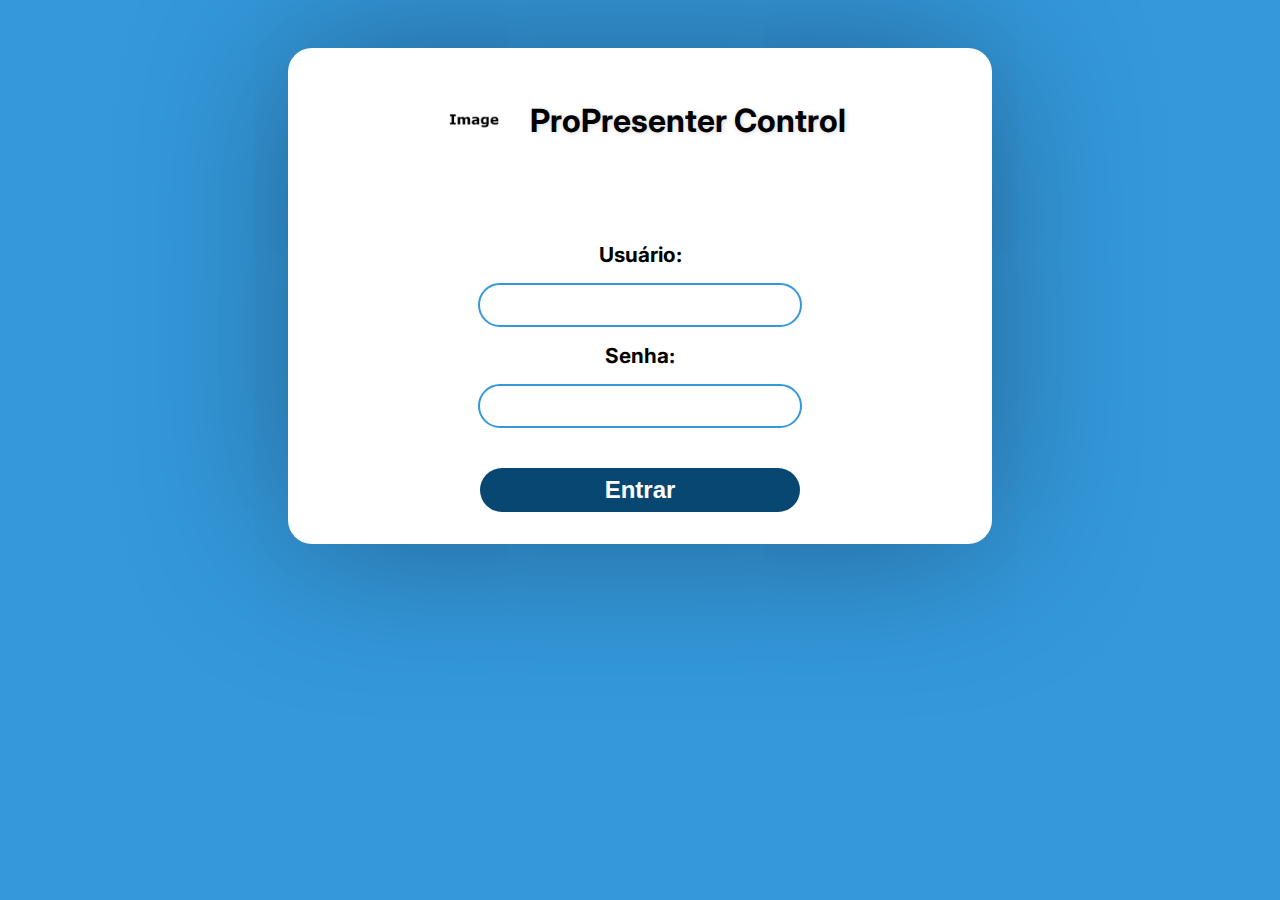
<file: index.html>
<!DOCTYPE html>
<html lang="pt-BR">

<!--
Criado por: Generson Avelino da Silva

Propósito: Facilitar a interação do pregador com os slides de apresentação durante o culto. Dando maior controle ao pregador sobre o tempo de resposta e a velocidade da apresentação.

API Utilizada: Fornecido pelo ProPresenter. Para maior consulta, veja a documentação na pasta "Docs" desse projeto.

Link: https://renewedvision.com/propresenter
-->

<head>
    <meta charset="UTF-8">
    <meta name="viewport" content="width=device-width,initial-scale=1">
    <title>Login - ProPresenter Control</title>
    <link rel="stylesheet" href="/src/styles/styleAuth.css">
    <link rel="apple-touch-icon" sizes="180x180" href="/src/icons/apple-touch-icon.png">
    <link rel="icon" type="image/png" sizes="32x32" href="/src/icons/favicon-32x32.png">
    <link rel="icon" type="image/png" sizes="16x16" href="/src/icons/favicon-16x16.png">
    <link rel="manifest" href="/src/config/site.webmanifest">
    <link rel="mask-icon" href="/src/icons/safari-pinned-tab.svg" color="#5bbad5">
    <meta name="msapplication-TileColor" content="#da532c">
    <meta name="theme-color" content="#ffffff">
</head>

<body>
    <div id="container">
        <p id="title"><img id="imgLogo" src="/src/icons/android-chrome-512x512.png">ProPresenter Control</p>

        <div id="containerData">
            <label for="username">Usuário:</label>
            <input type="text" id="username">

            <label for="password">Senha:</label>
            <input type="password" id="password">

            <button onclick="login()" id="btnLogin">Entrar</button>
        </div>
    </div>


    <div id="containerAlert">
        <div id="alert">
            <h1 id="textAlert">Usuário ou senha inválidos</h1>
            <button id="btnAlert">OK</button>
        </div>
    </div>

    <script src="/src/config/pass.js"></script>
    <script src="/src/scripts/index.js"></script>
    <script>"serviceWorker" in navigator && navigator.serviceWorker.register("/src/scripts/service-worker.js").then(function (r) { console.log("Service Worker registrado com sucesso:", r) }).catch(function (r) { console.log("Falha ao registrar o Service Worker:", r) })</script>
</body>

</html>
</file>
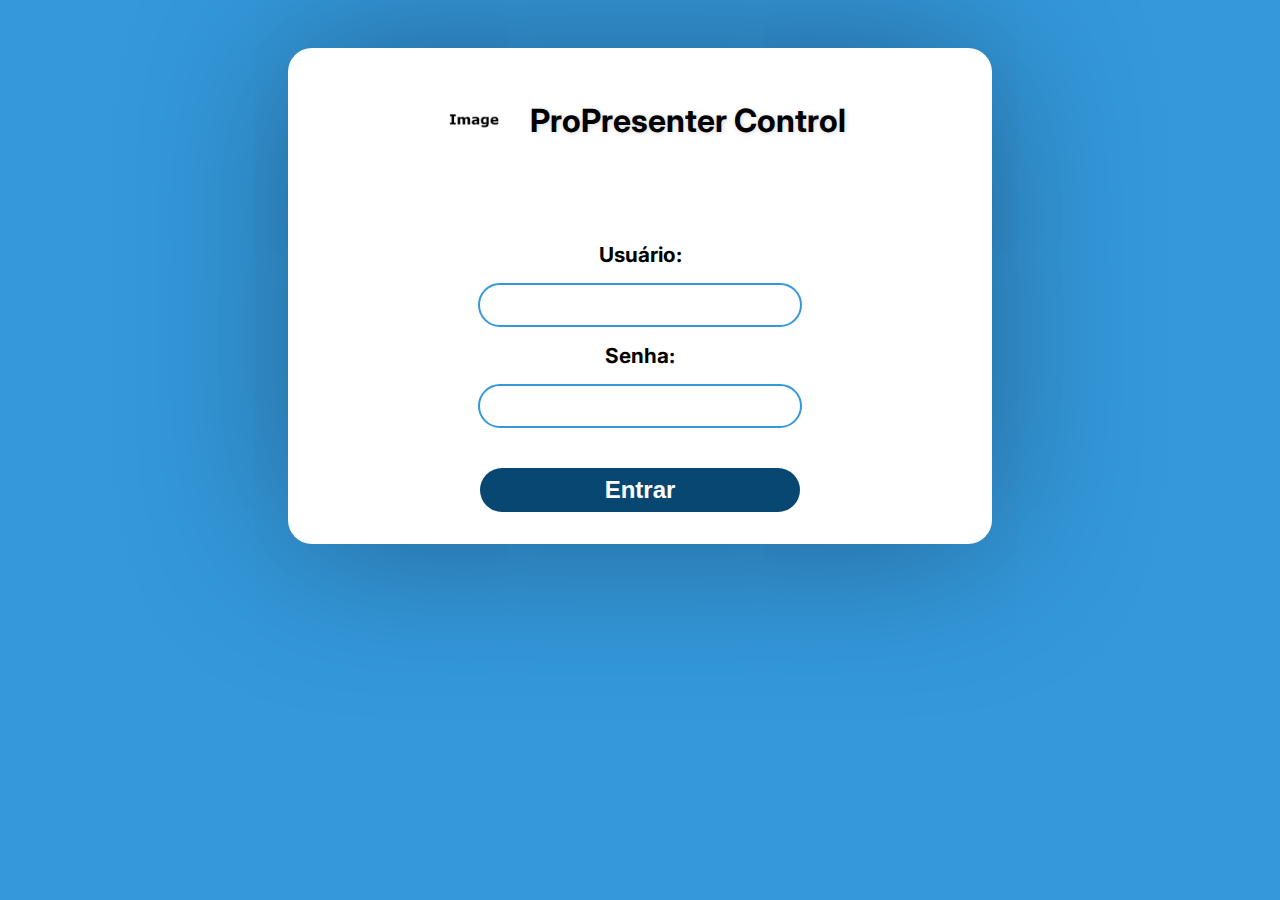
<file: home.html>
<!DOCTYPE html>
<html lang="pt-BR">
<!--
Criado por: Generson Avelino da Silva

Propósito: Facilitar a interação do pregador com os slides de apresentação durante o culto. Dando maior controle ao pregador sobre o tempo de resposta e a velocidade da apresentação.

API Utilizada: Fornecido pelo ProPresenter. Para maior consulta, veja a documentação na pasta "Docs" desse projeto.

Link: https://renewedvision.com/propresenter
-->

<head>
    <meta charset="UTF-8">
    <meta name="viewport" content="width=device-width,initial-scale=1">
    <title>ProPresenter Control</title>
    <link rel="stylesheet" href="/src/styles/style.css">
    <link rel="apple-touch-icon" sizes="180x180" href="/src/icons/apple-touch-icon.png">
    <link rel="icon" type="image/png" sizes="32x32" href="/src/icons/favicon-32x32.png">
    <link rel="icon" type="image/png" sizes="16x16" href="/src/icons/favicon-16x16.png">
    <link rel="manifest" href="/src/config/site.webmanifest">
    <link rel="mask-icon" href="/src/icons/safari-pinned-tab.svg" color="#5bbad5">
    <meta name="msapplication-TileColor" content="#da532c">
    <meta name="theme-color" content="#ffffff">
    <script src="/src/libs/axios.js"></script>
</head>

<body>
    <div id="containerBody">
        <img id="img-slogan" src="/src/icons/Slogan_Branco.png" />
        <p id="textIndexSlide"></p>
        <div id="box-content">
            <button id="btn-previous" class="btn-previous">
                <img class="img-btn" src="/src/icons/icon_back_white.png">
            </button>

            <div id="box-img">
                <p id="text-alert"></p>
                <button id="btn-refresh">ATUALIZAR</button>
                <img id="img-slideCurrent">
            </div>

            <button id="btn-previous-portrait" class="btn-previous">
                <img class="img-btn" src="/src/icons/icon_back_white.png">
            </button>

            <button id="btn-next">
                <img class="img-btn" src="/src/icons/icon_next_white.png">
            </button>
        </div>
        <div id="btn-logout">
            <img id="img-logout" src="/src/icons/logout.svg">
            <p id="text-logout">Sair</p>
        </div>

        <div class="spaceWidth spaceHeight">space</div>
    </div>

    <script src="/src/config/pass.js"></script>
    <script src="/src/config/env.js"></script>
    <script src="/src/scripts/home.js"></script>
    <script>"serviceWorker" in navigator && navigator.serviceWorker.register("/src/scripts/service-worker.js").then(function (r) { console.log("Service Worker registrado com sucesso:", r) }).catch(function (r) { console.log("Falha ao registrar o Service Worker:", r) })</script>
</body>

</html>
</file>
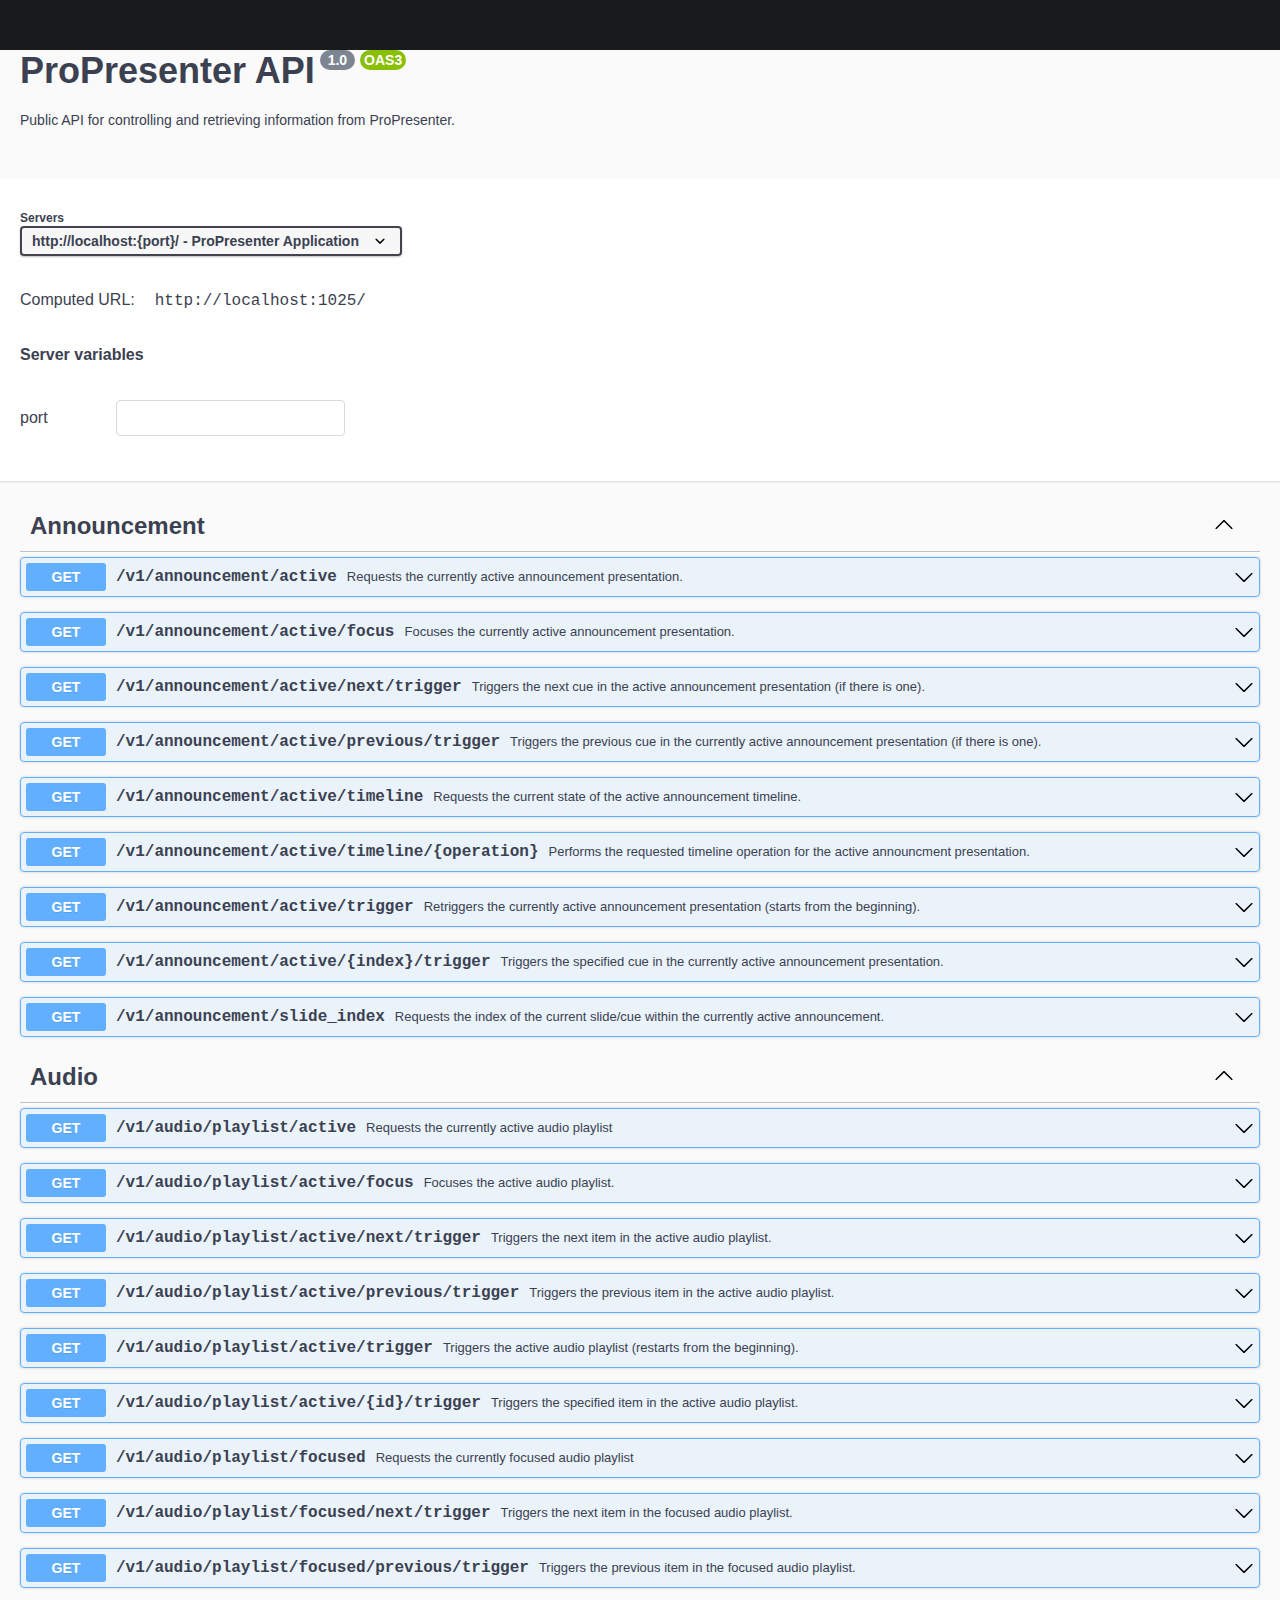
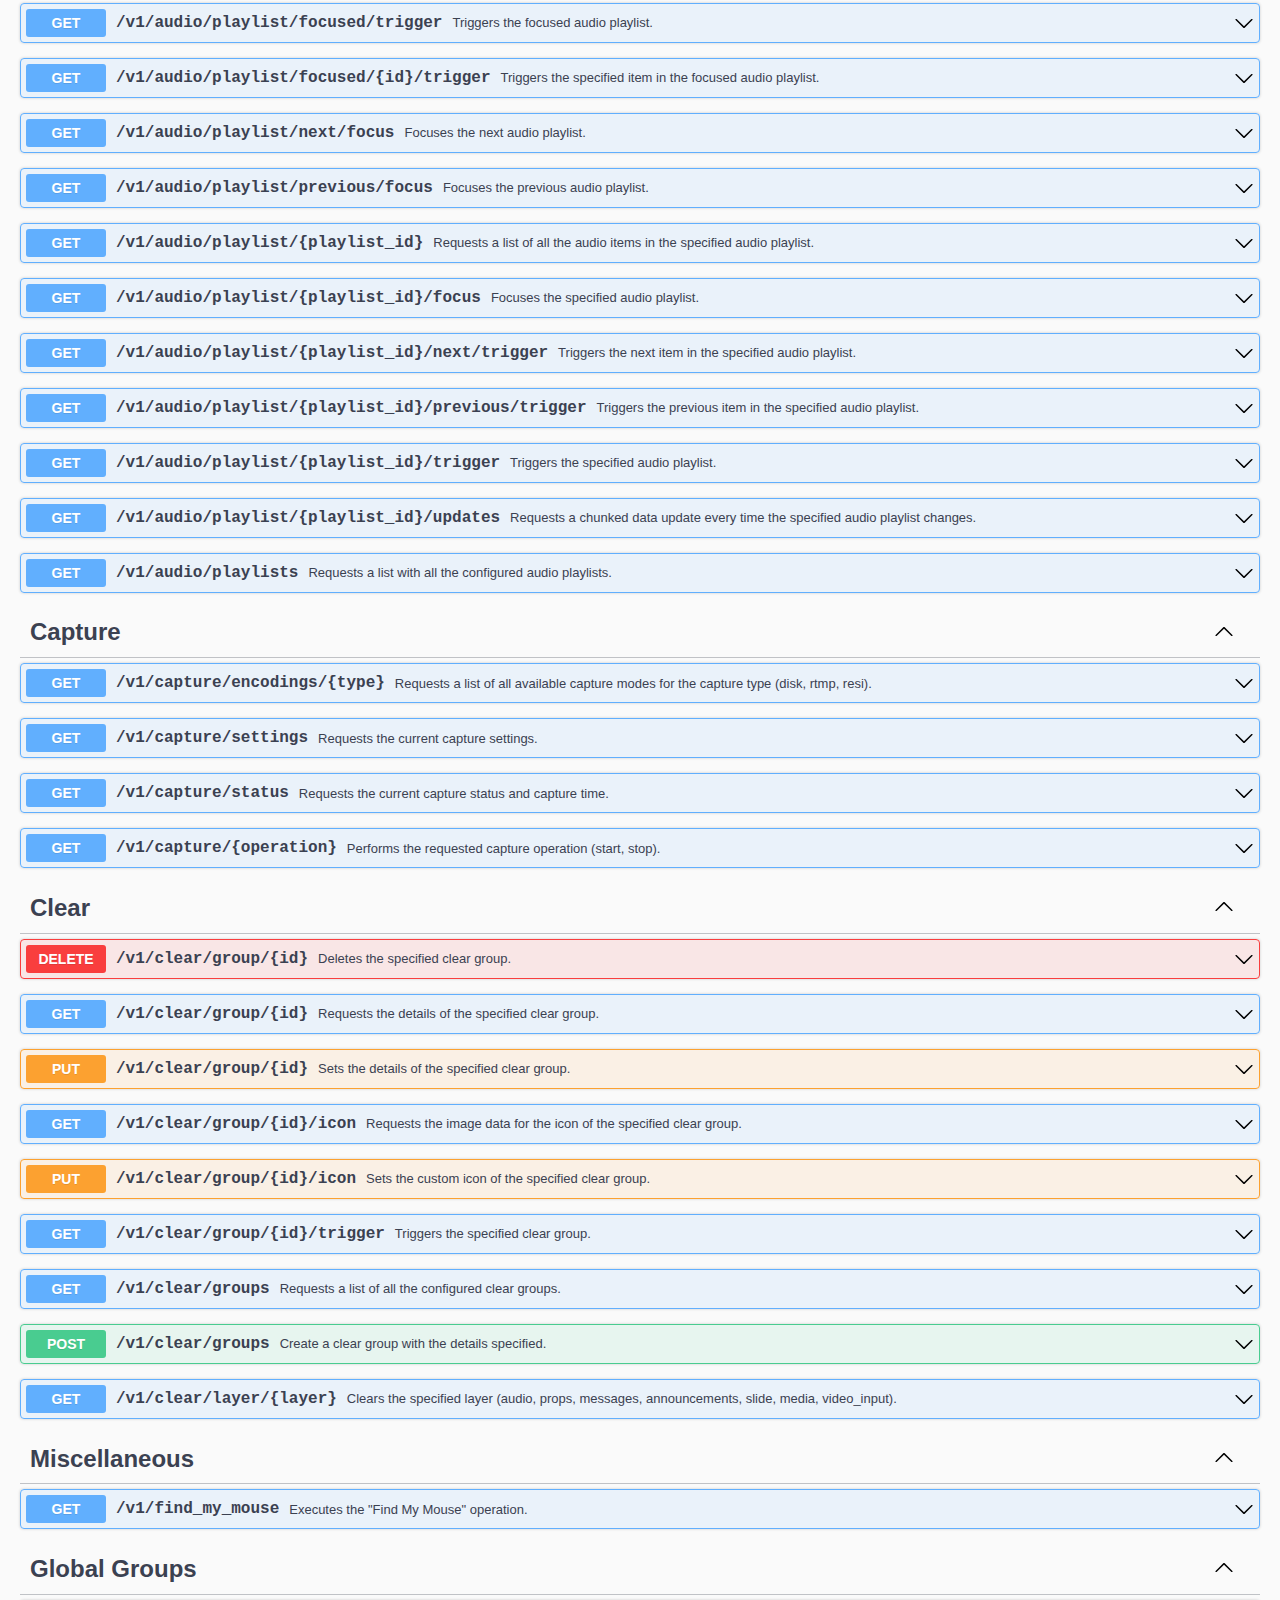
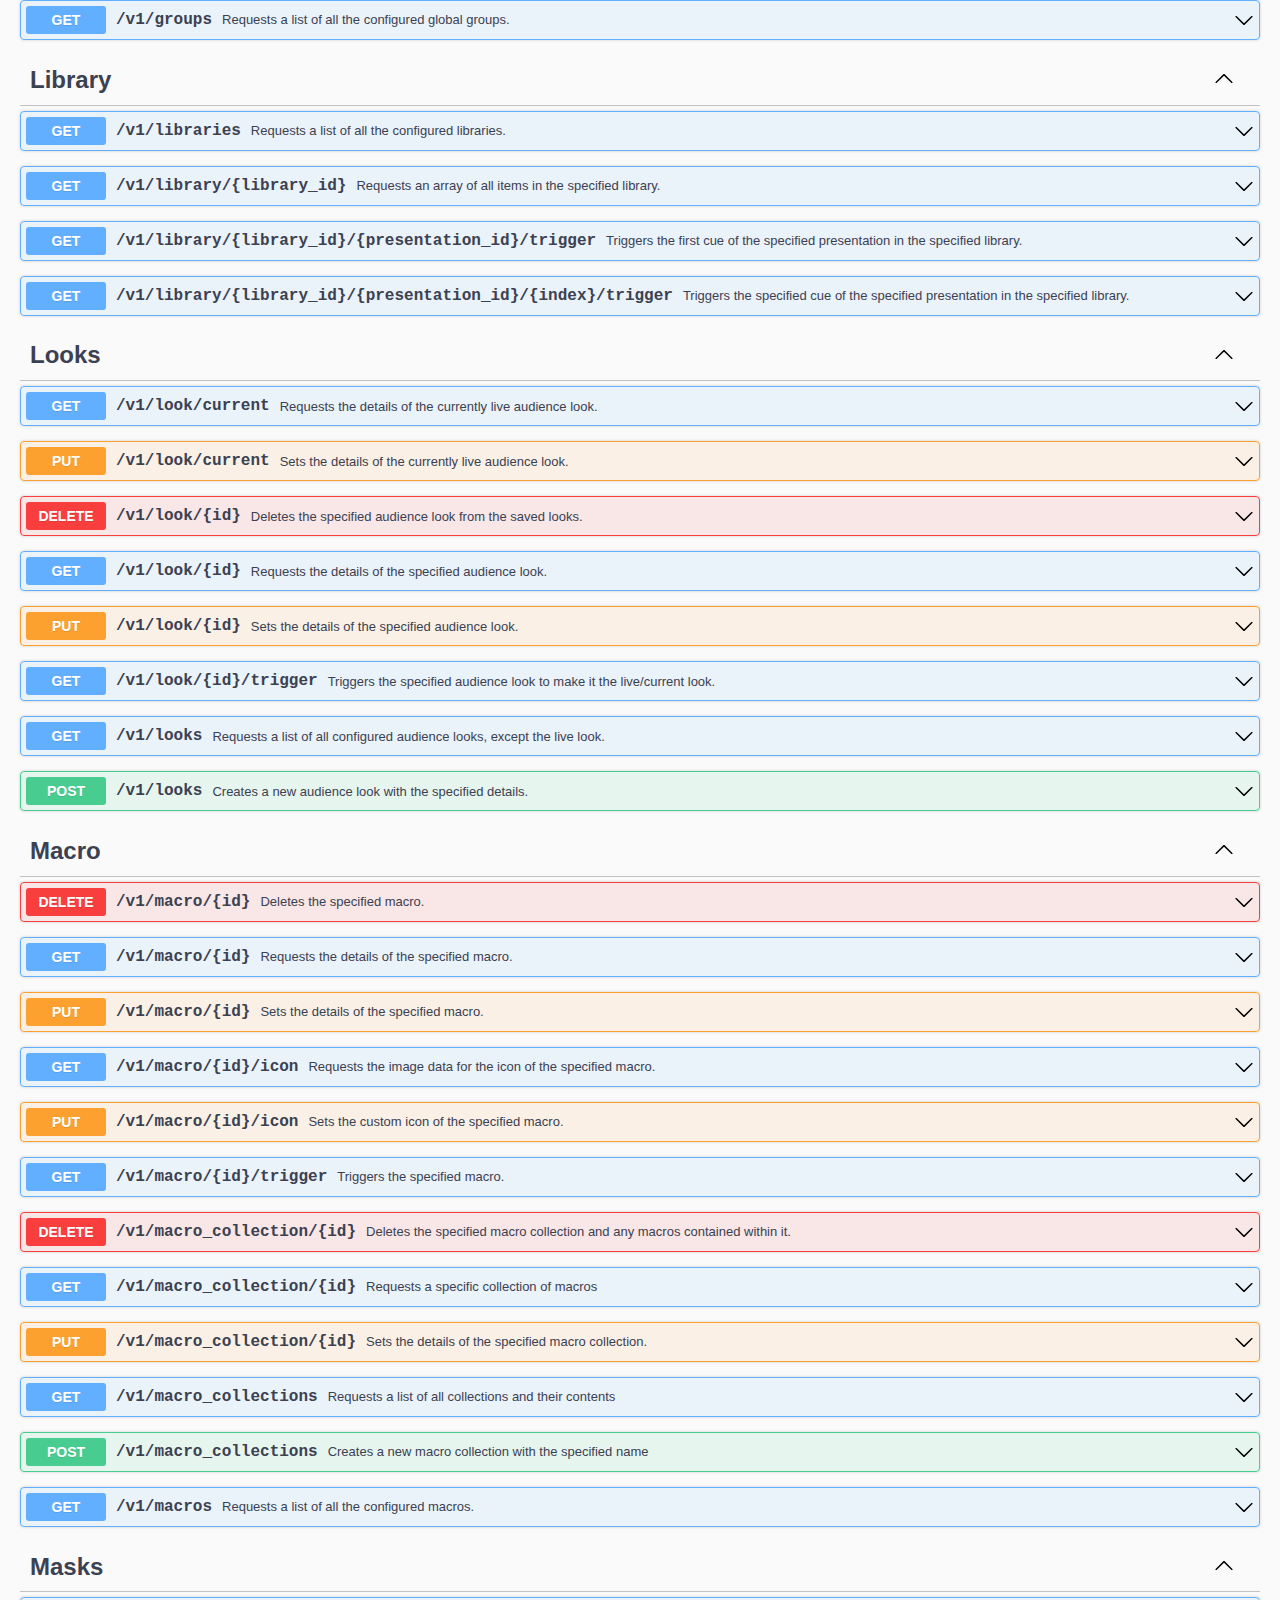
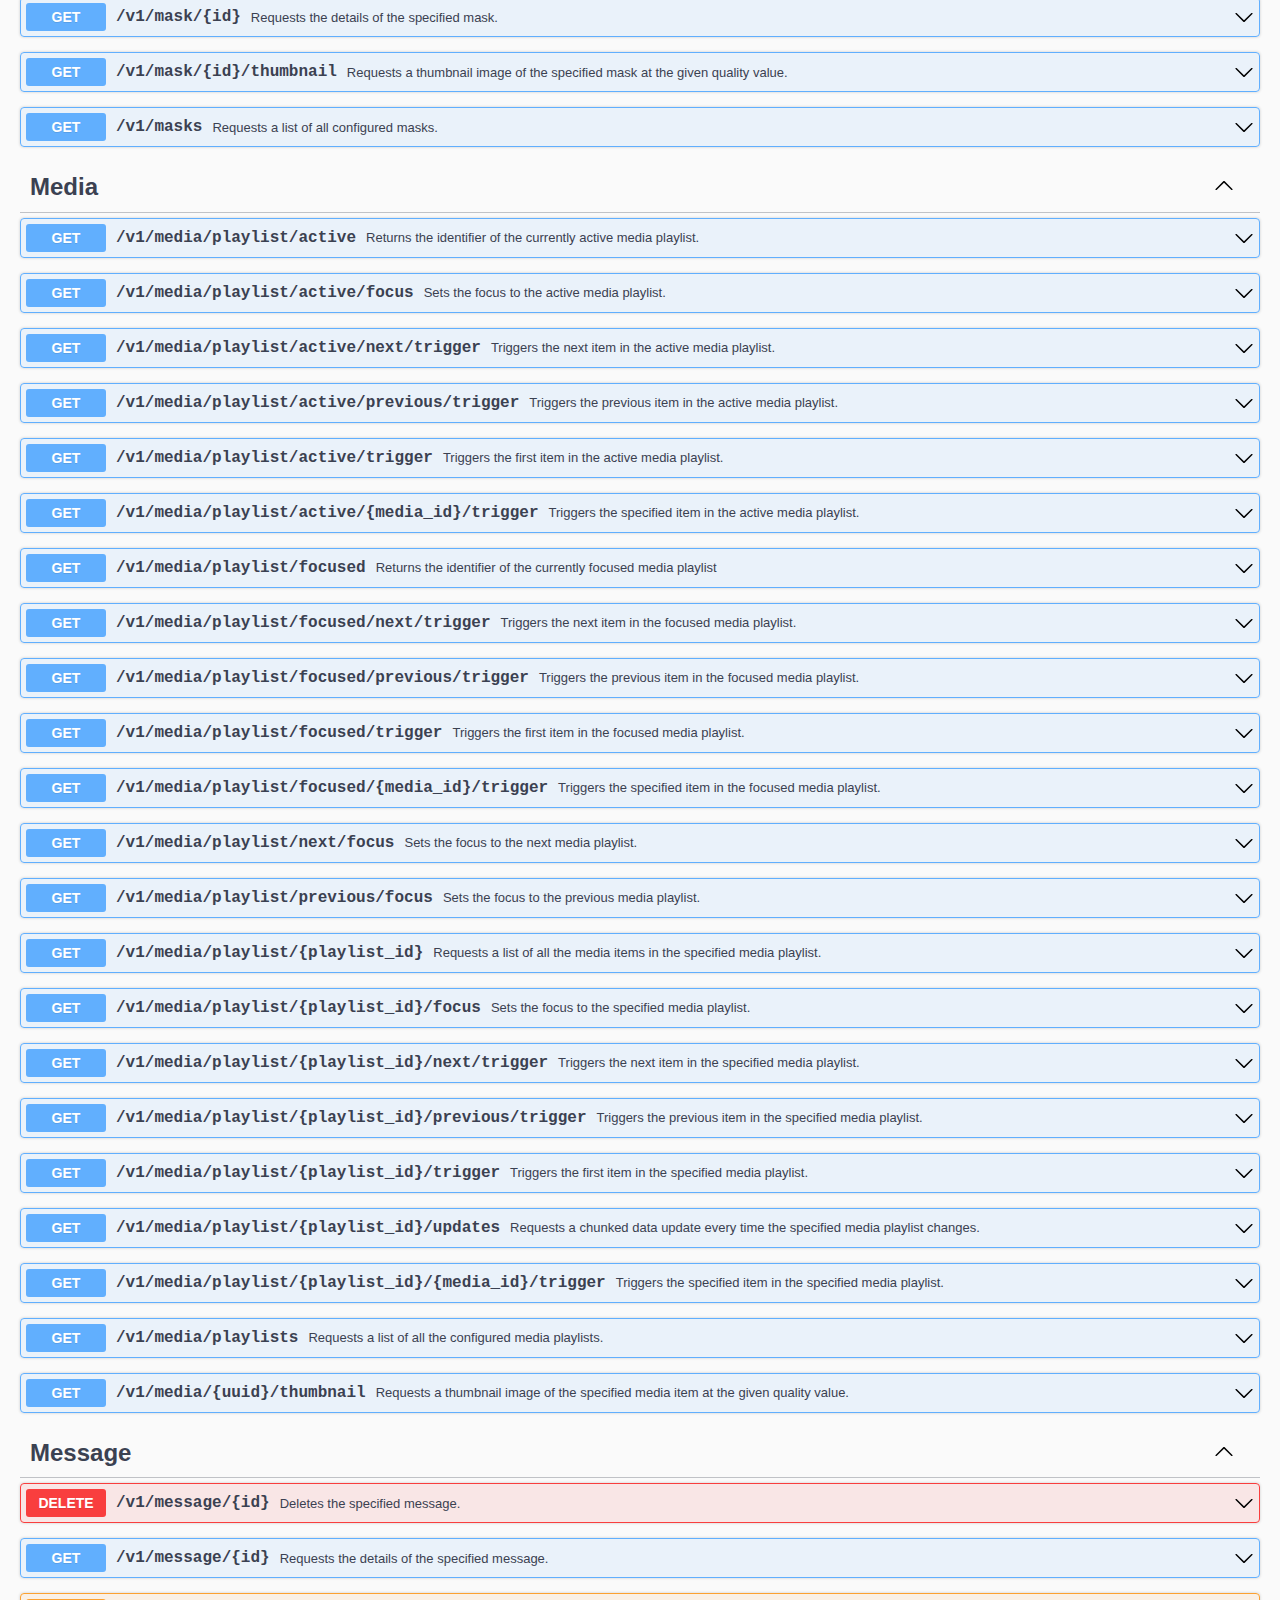
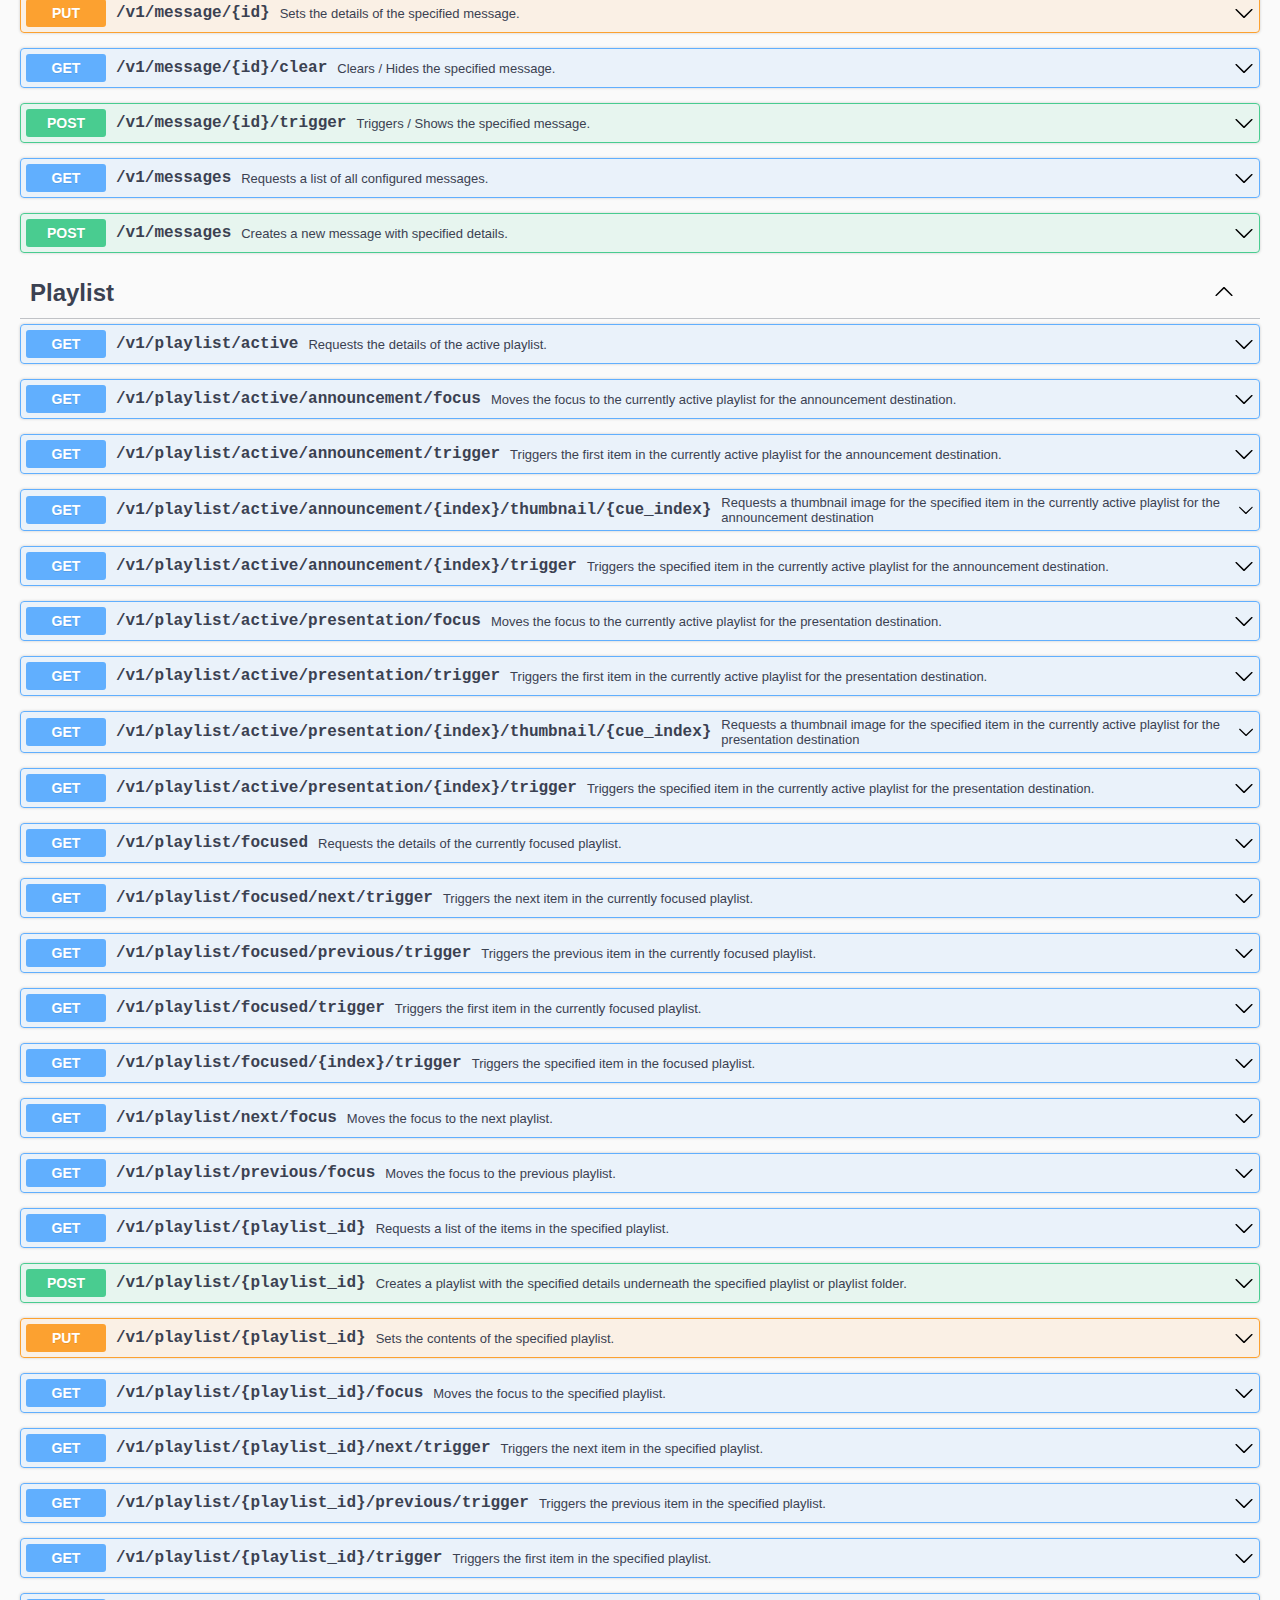
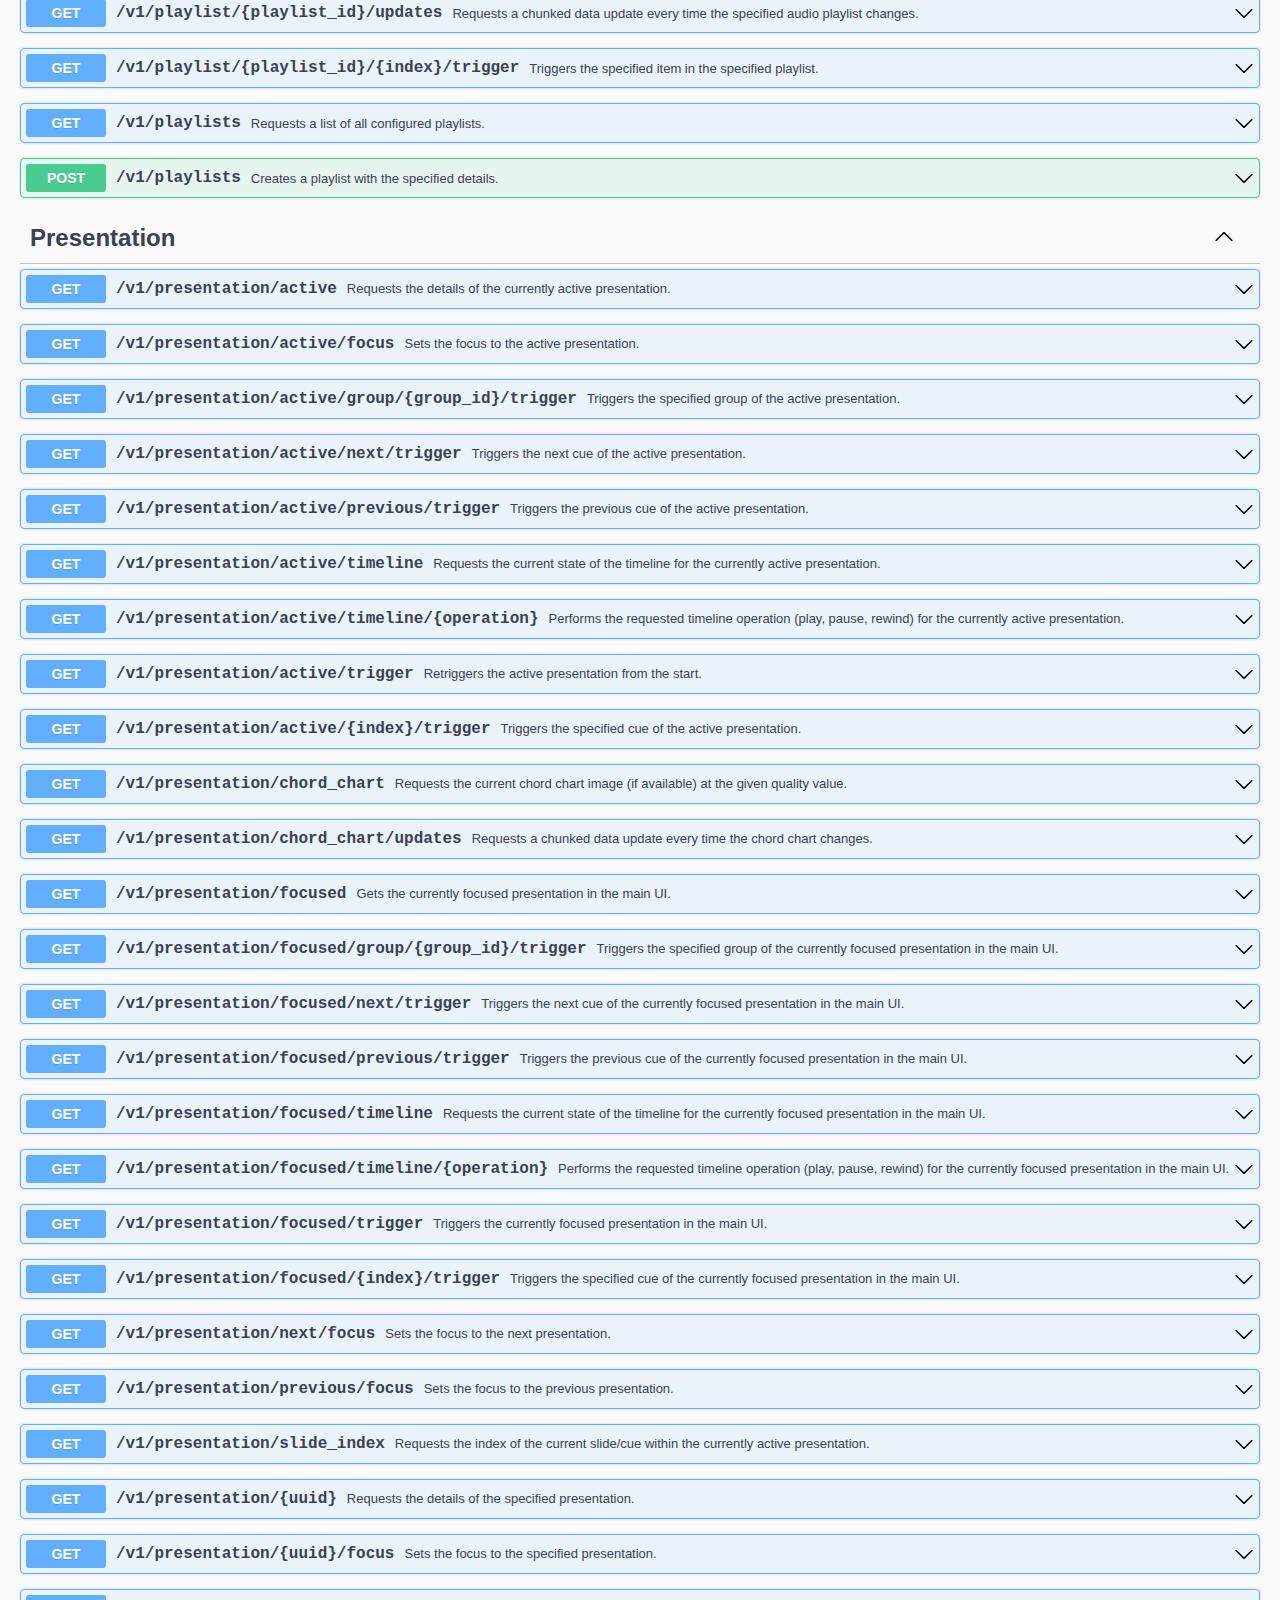
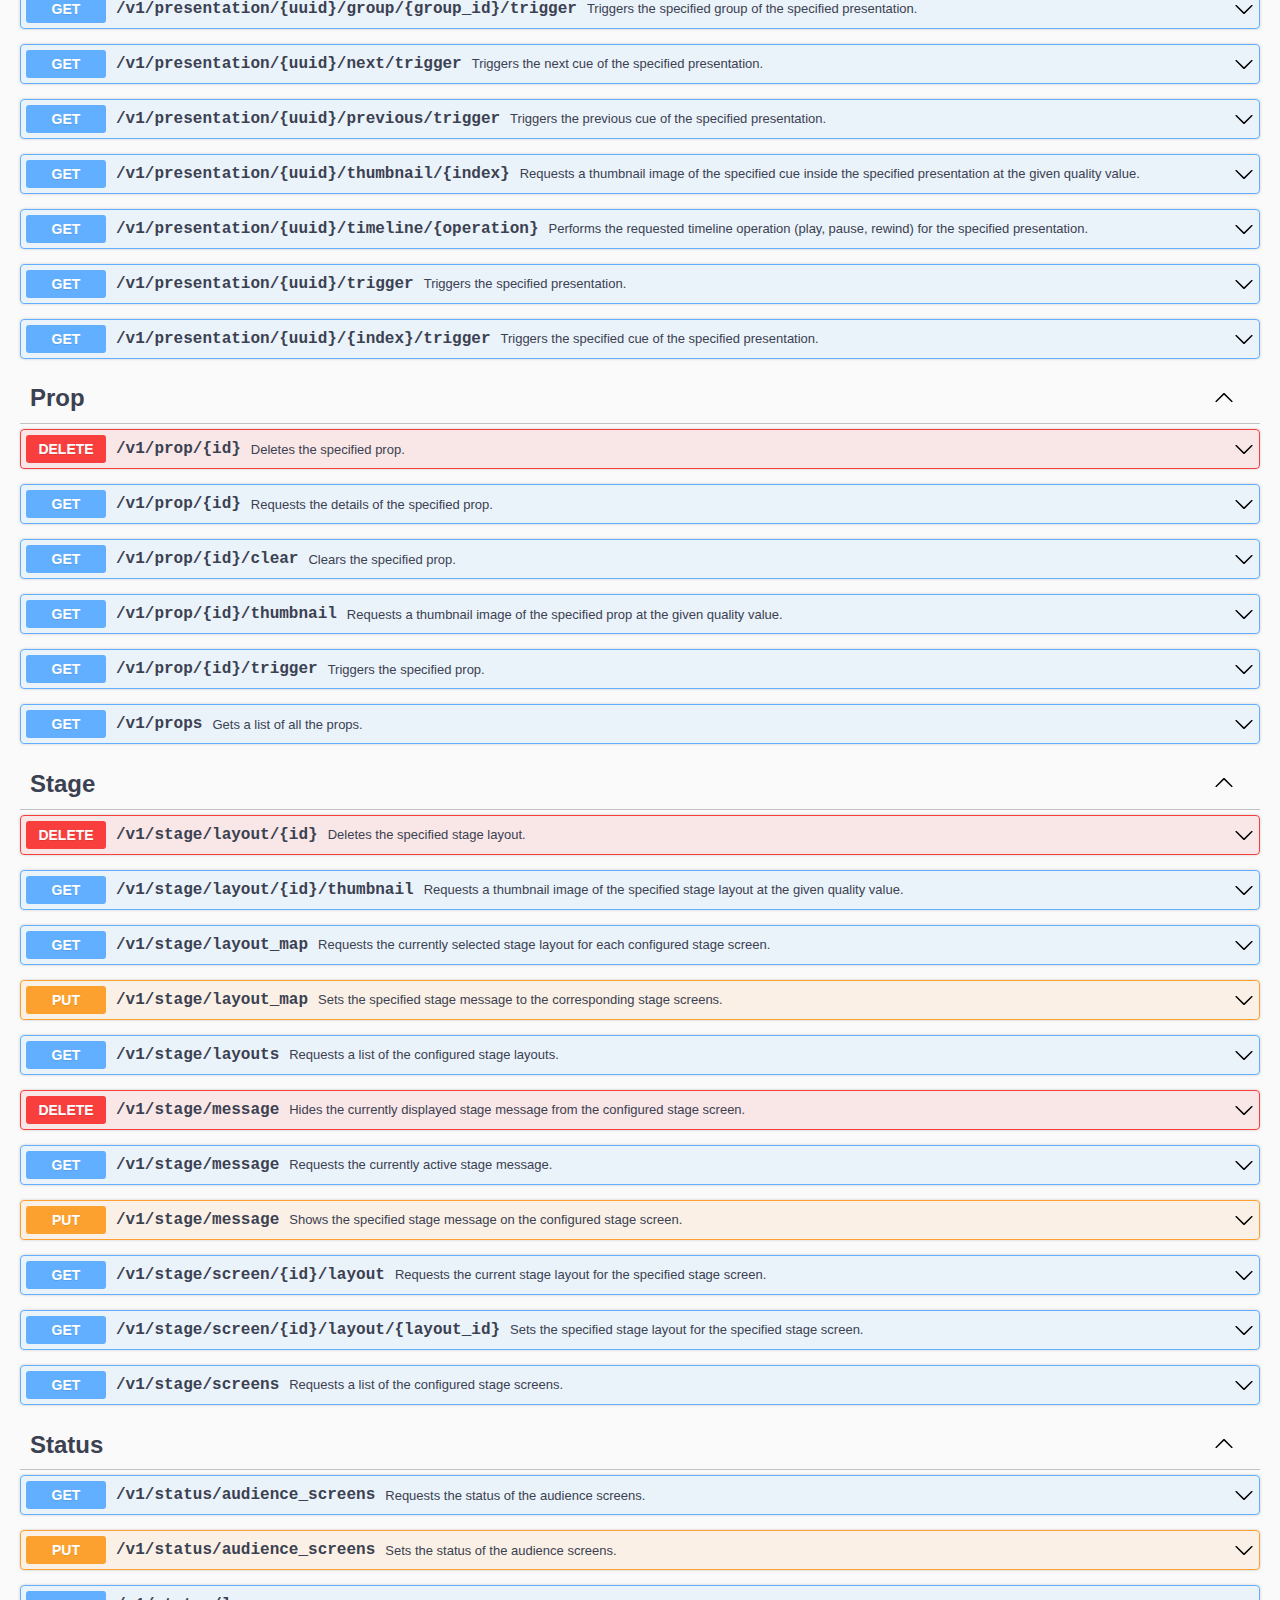
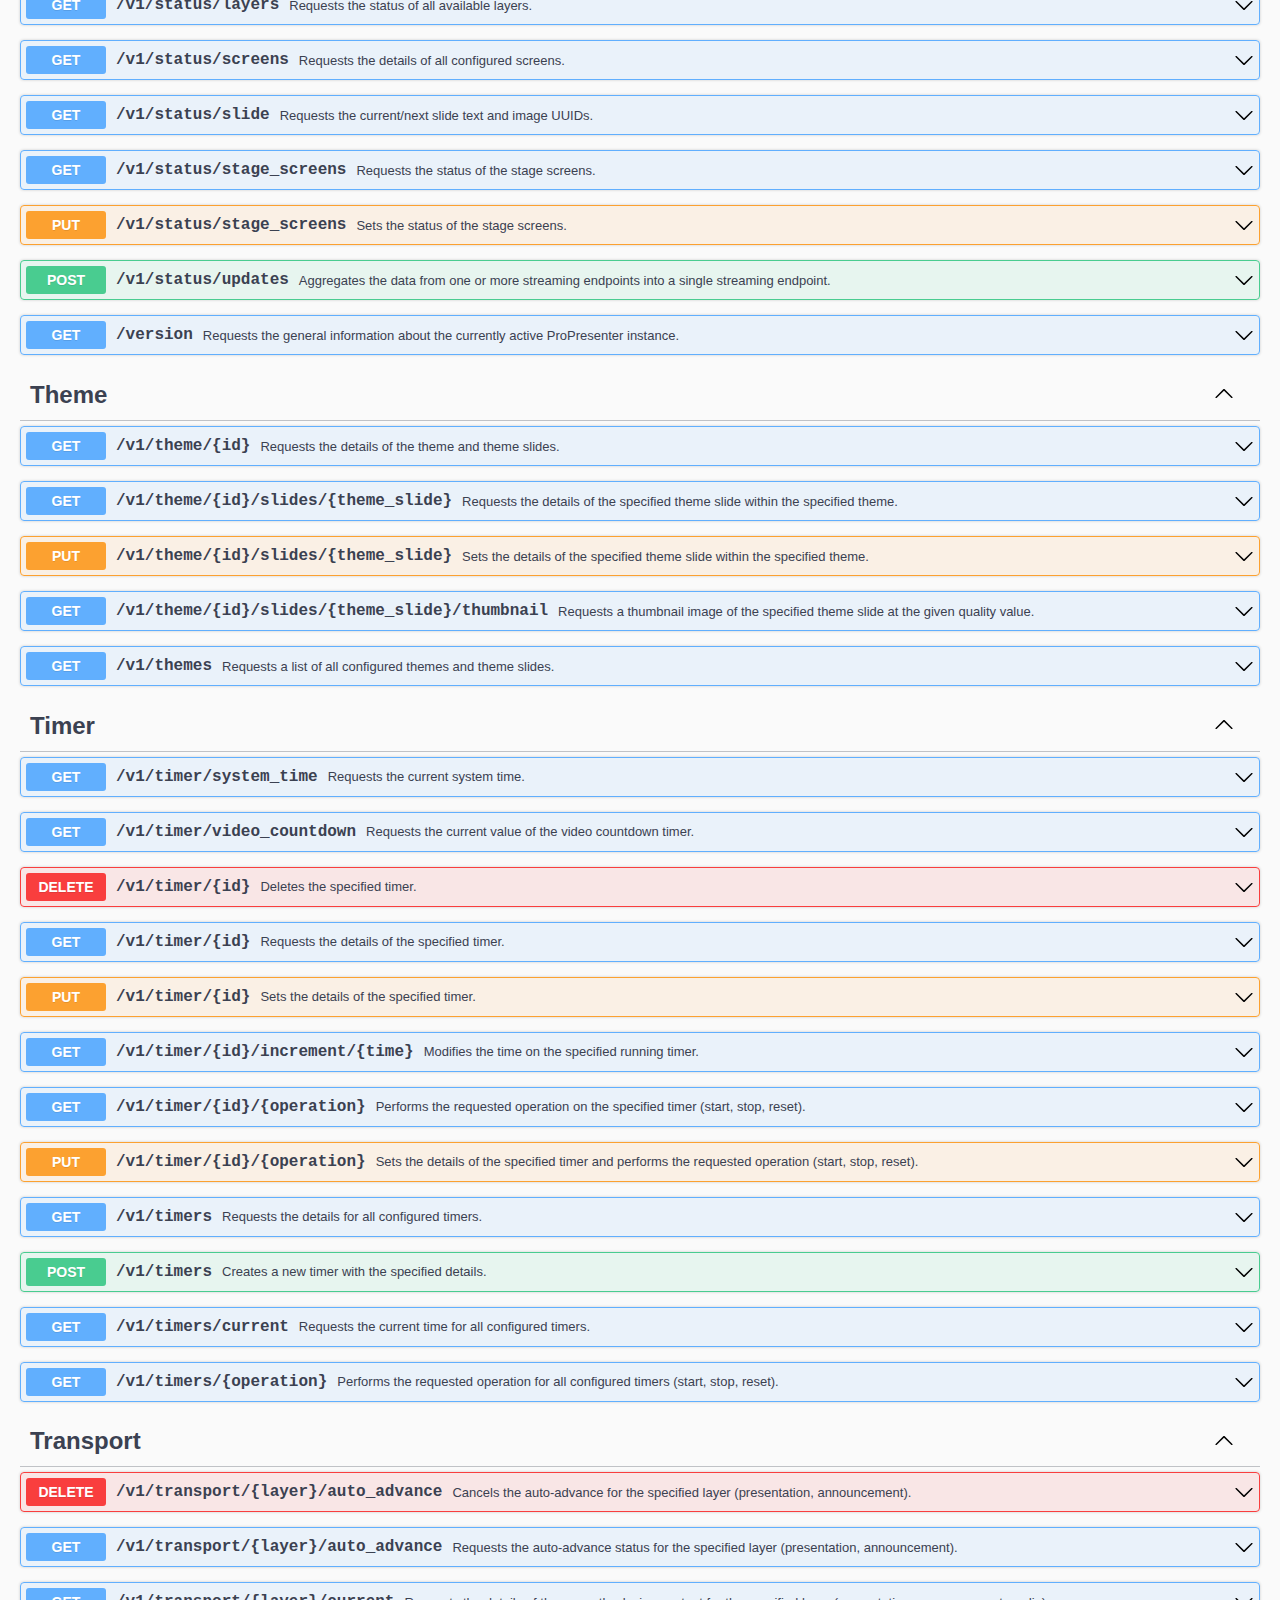
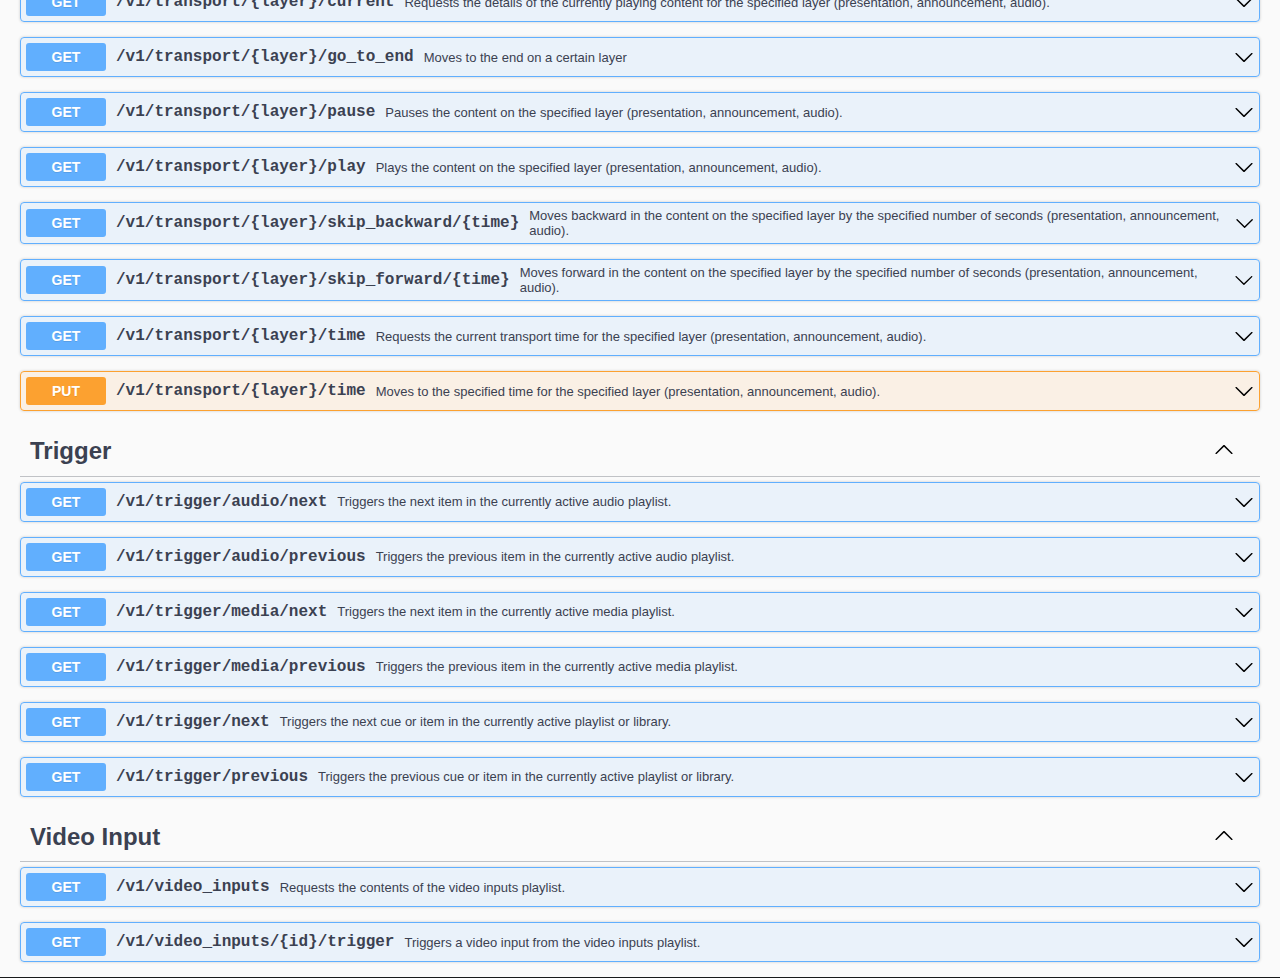
<file: Docs/API_ProPresenter/ProPresenter API.html>
<!DOCTYPE html>
<!-- saved from url=(0044)http://192.168.1.60:1025/v1/doc/index.html#/ -->
<html lang="en" data-lt-installed="true" data-darkreader-mode="dynamic" data-darkreader-scheme="dark" data-darkreader-proxy-injected="true"><head><meta http-equiv="Content-Type" content="text/html; charset=UTF-8"><style class="darkreader darkreader--fallback" media="screen"></style><style class="darkreader darkreader--text" media="screen"></style><style class="darkreader darkreader--invert" media="screen">.jfk-bubble.gtx-bubble, .captcheck_answer_label > input + img, span#closed_text > img[src^="https://www.gstatic.com/images/branding/googlelogo"], span[data-href^="https://www.hcaptcha.com/"] > #icon, ::-webkit-calendar-picker-indicator, img.Wirisformula {
    filter: invert(100%) hue-rotate(180deg) contrast(90%) !important;
}</style><style class="darkreader darkreader--inline" media="screen">[data-darkreader-inline-bgcolor] {
  background-color: var(--darkreader-inline-bgcolor) !important;
}
[data-darkreader-inline-bgimage] {
  background-image: var(--darkreader-inline-bgimage) !important;
}
[data-darkreader-inline-border] {
  border-color: var(--darkreader-inline-border) !important;
}
[data-darkreader-inline-border-bottom] {
  border-bottom-color: var(--darkreader-inline-border-bottom) !important;
}
[data-darkreader-inline-border-left] {
  border-left-color: var(--darkreader-inline-border-left) !important;
}
[data-darkreader-inline-border-right] {
  border-right-color: var(--darkreader-inline-border-right) !important;
}
[data-darkreader-inline-border-top] {
  border-top-color: var(--darkreader-inline-border-top) !important;
}
[data-darkreader-inline-boxshadow] {
  box-shadow: var(--darkreader-inline-boxshadow) !important;
}
[data-darkreader-inline-color] {
  color: var(--darkreader-inline-color) !important;
}
[data-darkreader-inline-fill] {
  fill: var(--darkreader-inline-fill) !important;
}
[data-darkreader-inline-stroke] {
  stroke: var(--darkreader-inline-stroke) !important;
}
[data-darkreader-inline-outline] {
  outline-color: var(--darkreader-inline-outline) !important;
}
[data-darkreader-inline-stopcolor] {
  stop-color: var(--darkreader-inline-stopcolor) !important;
}
[data-darkreader-inline-bg] {
  background: var(--darkreader-inline-bg) !important;
}
[data-darkreader-inline-invert] {
    filter: invert(100%) hue-rotate(180deg);
}</style><style class="darkreader darkreader--variables" media="screen">:root {
   --darkreader-neutral-background: #131516;
   --darkreader-neutral-text: #d8d4cf;
   --darkreader-selection-background: #004daa;
   --darkreader-selection-text: #e8e6e3;
}</style><style class="darkreader darkreader--root-vars" media="screen"></style><style class="darkreader darkreader--user-agent" media="screen">@layer {
html {
    background-color: #181a1b !important;
}
html {
    color-scheme: dark !important;
}
iframe {
    color-scheme: initial;
}
html, body {
    background-color: #181a1b;
}
html, body {
    border-color: #736b5e;
    color: #e8e6e3;
}
a {
    color: #3391ff;
}
table {
    border-color: #545b5e;
}
mark {
    color: #e8e6e3;
}
::placeholder {
    color: #b2aba1;
}
input:-webkit-autofill,
textarea:-webkit-autofill,
select:-webkit-autofill {
    background-color: #404400 !important;
    color: #e8e6e3 !important;
}
::-webkit-scrollbar {
    background-color: #202324;
    color: #aba499;
}
::-webkit-scrollbar-thumb {
    background-color: #454a4d;
}
::-webkit-scrollbar-thumb:hover {
    background-color: #575e62;
}
::-webkit-scrollbar-thumb:active {
    background-color: #484e51;
}
::-webkit-scrollbar-corner {
    background-color: #181a1b;
}
::selection {
    background-color: #004daa !important;
    color: #e8e6e3 !important;
}
::-moz-selection {
    background-color: #004daa !important;
    color: #e8e6e3 !important;
}
}</style>
    
    <title>ProPresenter API</title>
    <link rel="stylesheet" type="text/css" href="./ProPresenter API_files/swagger-ui.css"><style class="darkreader darkreader--sync" media="screen"></style>
    <link rel="icon" type="image/png" href="http://192.168.1.60:1025/v1/doc/favicon-32x32.png" sizes="32x32">
    <link rel="icon" type="image/png" href="http://192.168.1.60:1025/v1/doc/favicon-16x16.png" sizes="16x16">
    <style>
      html
      {
        box-sizing: border-box;
        overflow: -moz-scrollbars-vertical;
        overflow-y: scroll;
      }

      *,
      *:before,
      *:after
      {
        box-sizing: inherit;
      }

      body
      {
        margin:0;
        background: #fafafa;
      }
    </style><style class="darkreader darkreader--sync" media="screen"></style>
  <meta name="darkreader" content="99c38d18761ea3c5497995c2ad02aecd"><style class="darkreader darkreader--override" media="screen">.vimvixen-hint {
    background-color: #7b5300 !important;
    border-color: #d8b013 !important;
    color: #f3e8c8 !important;
}
#vimvixen-console-frame {
    color-scheme: light !important;
}
::placeholder {
    opacity: 0.5 !important;
}
#edge-translate-panel-body,
.MuiTypography-body1,
.nfe-quote-text {
    color: var(--darkreader-neutral-text) !important;
}
gr-main-header {
    background-color: #0f3a48 !important;
}
.tou-z65h9k,
.tou-mignzq,
.tou-1b6i2ox,
.tou-lnqlqk {
    background-color: var(--darkreader-neutral-background) !important;
}
.tou-75mvi {
    background-color: #032029 !important;
}
.tou-ta9e87,
.tou-1w3fhi0,
.tou-1b8t2us,
.tou-py7lfi,
.tou-1lpmd9d,
.tou-1frrtv8,
.tou-17ezmgn {
    background-color: #0a0a0a !important;
}
.tou-uknfeu {
    background-color: #231603 !important;
}
.tou-6i3zyv {
    background-color: #19576c !important;
}
div.mermaid-viewer-control-panel .btn {
    background-color: var(--darkreader-neutral-background);
    fill: var(--darkreader-neutral-text);
}
svg g rect.er {
    fill: var(--darkreader-neutral-background) !important;
}
svg g rect.er.entityBox {
    fill: var(--darkreader-neutral-background) !important;
}
svg g rect.er.attributeBoxOdd {
    fill: var(--darkreader-neutral-background) !important;
}
svg g rect.er.attributeBoxEven {
    fill: var(--darkreader-selection-background);
    fill-opacity: 0.8 !important;
}
svg rect.er.relationshipLabelBox {
    fill: var(--darkreader-neutral-background) !important;
}
svg g g.nodes rect,
svg g g.nodes polygon {
    fill: var(--darkreader-neutral-background) !important;
}
svg g rect.task {
    fill: var(--darkreader-selection-background) !important;
}
svg line.messageLine0,
svg line.messageLine1 {
    stroke: var(--darkreader-neutral-text) !important;
}
div.mermaid .actor {
    fill: var(--darkreader-neutral-background) !important;
}
mitid-authenticators-code-app > .code-app-container {
    background-color: white !important;
    padding-top: 1rem;
}
iframe#unpaywall[src$="unpaywall.html"] {
    color-scheme: light !important;
}
embed[type="application/pdf"][src="about:blank"] { filter: invert(100%) contrast(90%); }</style><style>.BDTLL_status {
    cursor: pointer;
    display: inline;
    margin-right: 3px;
    width: 16px;
    height: 16px;
}
/*# sourceMappingURL=[data-uri] */</style><style class="darkreader darkreader--sync" media="screen"></style><style>.BDTLL_icon_ok {
    background-image: url([data-uri]);
}

.BDTLL_icon_critical {
    background-image: url([data-uri]);
}

.BDTLL_icon_alert {
    background-image: url([data-uri]);
}

.BDTLL_icon_disabled {
    background-image: url([data-uri]);
}

.BDTLL_icon_whitelisted {
    background-image: url([data-uri]);
}

.BDTLL_Search_Popup {
    font-family: -apple-system, BlinkMacSystemFont, 'Segoe UI', 'Roboto', system-ui;

	position: absolute !important;
	min-height: 70px !important;

	border-style: solid !important;
	border-width: 1px !important;
	border-radius: 5px !important;

	overflow: hidden !important;
	z-index: 999999999999999 !important;

    background-color: rgb(255, 255, 255) !important;
    border-color: rgba(100, 100, 100, 0.9) !important;
}

.BDTLL_Search_Popup > .BDTLL_left_box {
	position: absolute !important;
	top: 0px !important;
	height: auto !important;
	bottom: 0px !important;

	left: 0px !important;
	width: 92px !important;

	background-size: 50px 50px !important;
	background-repeat: no-repeat !important;
	background-position: center !important;

    background-color: rgb(240, 242, 246) !important;
}

.BDTLL_Search_Popup > .BDTLL_right_box {
	display: inline-block !important;
	margin-left: 92px !important;
	width: 210pt !important;

	box-sizing: border-box !important;
	padding-left: 10px !important;
    padding-right: 5px !important;
}

.BDTLL_Search_Popup p {
    white-space: pre-wrap !important;
    word-wrap: normal !important;
    margin: 0px !important;
    padding: 0px !important;
    text-align: left;
}

.BDTLL_Search_Popup .BDTLL_title {
	font-size: 16px !important;
	margin-top: 12px !important;
}

.BDTLL_Search_Popup .BDTLL_description {
	font-size: 12px !important;
	margin-top: 5px !important;
}

.BDTLL_Search_Popup .BDTLL_web_protection {
	font-size: 11px !important;
	margin-top: 15px !important;
	margin-bottom: 10px !important;
}

.BDTLL_Search_Popup .BDTLL_strong {
    color: rgb(7, 20, 45) !important;
}

.BDTLL_Search_Popup .BDTLL_mild {
    color: rgb(81, 91, 109) !important;
}

@media (prefers-color-scheme: dark) {
    .BDTLL_Search_Popup {
        background-color: rgb(56, 67, 87) !important;
        border-color: rgba(169, 169, 169, 0.9) !important;
    }

    .BDTLL_Search_Popup > .BDTLL_left_box {
        background-color: rgb(7, 20, 45) !important;
    }

    .BDTLL_Search_Popup .BDTLL_strong {
        color: rgb(239, 241, 249) !important;
    }
    
    .BDTLL_Search_Popup .BDTLL_mild {
        color: rgb(217, 217, 217) !important;
    }
}

/*# sourceMappingURL=[data-uri] */</style><style class="darkreader darkreader--sync" media="screen"></style><style>.BDTLL_status {
    cursor: pointer;
    display: inline;
    margin-right: 3px;
    width: 16px;
    height: 16px;
}
/*# sourceMappingURL=[data-uri] */</style><style class="darkreader darkreader--sync" media="screen"></style><style>.BDTLL_icon_ok {
    background-image: url([data-uri]);
}

.BDTLL_icon_critical {
    background-image: url([data-uri]);
}

.BDTLL_icon_alert {
    background-image: url([data-uri]);
}

.BDTLL_icon_disabled {
    background-image: url([data-uri]);
}

.BDTLL_icon_whitelisted {
    background-image: url([data-uri]);
}

.BDTLL_Search_Popup {
    font-family: -apple-system, BlinkMacSystemFont, 'Segoe UI', 'Roboto', system-ui;

	position: absolute !important;
	min-height: 70px !important;

	border-style: solid !important;
	border-width: 1px !important;
	border-radius: 5px !important;

	overflow: hidden !important;
	z-index: 999999999999999 !important;

    background-color: rgb(255, 255, 255) !important;
    border-color: rgba(100, 100, 100, 0.9) !important;
}

.BDTLL_Search_Popup > .BDTLL_left_box {
	position: absolute !important;
	top: 0px !important;
	height: auto !important;
	bottom: 0px !important;

	left: 0px !important;
	width: 92px !important;

	background-size: 50px 50px !important;
	background-repeat: no-repeat !important;
	background-position: center !important;

    background-color: rgb(240, 242, 246) !important;
}

.BDTLL_Search_Popup > .BDTLL_right_box {
	display: inline-block !important;
	margin-left: 92px !important;
	width: 210pt !important;

	box-sizing: border-box !important;
	padding-left: 10px !important;
    padding-right: 5px !important;
}

.BDTLL_Search_Popup p {
    white-space: pre-wrap !important;
    word-wrap: normal !important;
    margin: 0px !important;
    padding: 0px !important;
    text-align: left;
}

.BDTLL_Search_Popup .BDTLL_title {
	font-size: 16px !important;
	margin-top: 12px !important;
}

.BDTLL_Search_Popup .BDTLL_description {
	font-size: 12px !important;
	margin-top: 5px !important;
}

.BDTLL_Search_Popup .BDTLL_web_protection {
	font-size: 11px !important;
	margin-top: 15px !important;
	margin-bottom: 10px !important;
}

.BDTLL_Search_Popup .BDTLL_strong {
    color: rgb(7, 20, 45) !important;
}

.BDTLL_Search_Popup .BDTLL_mild {
    color: rgb(81, 91, 109) !important;
}

@media (prefers-color-scheme: dark) {
    .BDTLL_Search_Popup {
        background-color: rgb(56, 67, 87) !important;
        border-color: rgba(169, 169, 169, 0.9) !important;
    }

    .BDTLL_Search_Popup > .BDTLL_left_box {
        background-color: rgb(7, 20, 45) !important;
    }

    .BDTLL_Search_Popup .BDTLL_strong {
        color: rgb(239, 241, 249) !important;
    }
    
    .BDTLL_Search_Popup .BDTLL_mild {
        color: rgb(217, 217, 217) !important;
    }
}

/*# sourceMappingURL=[data-uri] */</style><style class="darkreader darkreader--sync" media="screen"></style><style>.BDTLL_status {
    cursor: pointer;
    display: inline;
    margin-right: 3px;
    width: 16px;
    height: 16px;
}
/*# sourceMappingURL=[data-uri] */</style><style class="darkreader darkreader--sync" media="screen"></style><style>.BDTLL_icon_ok {
    background-image: url([data-uri]);
}

.BDTLL_icon_critical {
    background-image: url([data-uri]);
}

.BDTLL_icon_alert {
    background-image: url([data-uri]);
}

.BDTLL_icon_disabled {
    background-image: url([data-uri]);
}

.BDTLL_icon_whitelisted {
    background-image: url([data-uri]);
}

.BDTLL_Search_Popup {
    font-family: -apple-system, BlinkMacSystemFont, 'Segoe UI', 'Roboto', system-ui;

	position: absolute !important;
	min-height: 70px !important;

	border-style: solid !important;
	border-width: 1px !important;
	border-radius: 5px !important;

	overflow: hidden !important;
	z-index: 999999999999999 !important;

    background-color: rgb(255, 255, 255) !important;
    border-color: rgba(100, 100, 100, 0.9) !important;
}

.BDTLL_Search_Popup > .BDTLL_left_box {
	position: absolute !important;
	top: 0px !important;
	height: auto !important;
	bottom: 0px !important;

	left: 0px !important;
	width: 92px !important;

	background-size: 50px 50px !important;
	background-repeat: no-repeat !important;
	background-position: center !important;

    background-color: rgb(240, 242, 246) !important;
}

.BDTLL_Search_Popup > .BDTLL_right_box {
	display: inline-block !important;
	margin-left: 92px !important;
	width: 210pt !important;

	box-sizing: border-box !important;
	padding-left: 10px !important;
    padding-right: 5px !important;
}

.BDTLL_Search_Popup p {
    white-space: pre-wrap !important;
    word-wrap: normal !important;
    margin: 0px !important;
    padding: 0px !important;
    text-align: left;
}

.BDTLL_Search_Popup .BDTLL_title {
	font-size: 16px !important;
	margin-top: 12px !important;
}

.BDTLL_Search_Popup .BDTLL_description {
	font-size: 12px !important;
	margin-top: 5px !important;
}

.BDTLL_Search_Popup .BDTLL_web_protection {
	font-size: 11px !important;
	margin-top: 15px !important;
	margin-bottom: 10px !important;
}

.BDTLL_Search_Popup .BDTLL_strong {
    color: rgb(7, 20, 45) !important;
}

.BDTLL_Search_Popup .BDTLL_mild {
    color: rgb(81, 91, 109) !important;
}

@media (prefers-color-scheme: dark) {
    .BDTLL_Search_Popup {
        background-color: rgb(56, 67, 87) !important;
        border-color: rgba(169, 169, 169, 0.9) !important;
    }

    .BDTLL_Search_Popup > .BDTLL_left_box {
        background-color: rgb(7, 20, 45) !important;
    }

    .BDTLL_Search_Popup .BDTLL_strong {
        color: rgb(239, 241, 249) !important;
    }
    
    .BDTLL_Search_Popup .BDTLL_mild {
        color: rgb(217, 217, 217) !important;
    }
}

/*# sourceMappingURL=[data-uri] */</style><style class="darkreader darkreader--sync" media="screen"></style></head>

  <body cz-shortcut-listen="true"><div id="btc_aprume"></div>
    <div id="swagger-ui"><div class="swagger-ui"><div><svg xmlns="http://www.w3.org/2000/svg" xmlns:xlink="http://www.w3.org/1999/xlink" class="svg-assets"><defs><symbol viewBox="0 0 20 20" id="unlocked"><path d="M15.8 8H14V5.6C14 2.703 12.665 1 10 1 7.334 1 6 2.703 6 5.6V6h2v-.801C8 3.754 8.797 3 10 3c1.203 0 2 .754 2 2.199V8H4c-.553 0-1 .646-1 1.199V17c0 .549.428 1.139.951 1.307l1.197.387C5.672 18.861 6.55 19 7.1 19h5.8c.549 0 1.428-.139 1.951-.307l1.196-.387c.524-.167.953-.757.953-1.306V9.199C17 8.646 16.352 8 15.8 8z"></path></symbol><symbol viewBox="0 0 20 20" id="locked"><path d="M15.8 8H14V5.6C14 2.703 12.665 1 10 1 7.334 1 6 2.703 6 5.6V8H4c-.553 0-1 .646-1 1.199V17c0 .549.428 1.139.951 1.307l1.197.387C5.672 18.861 6.55 19 7.1 19h5.8c.549 0 1.428-.139 1.951-.307l1.196-.387c.524-.167.953-.757.953-1.306V9.199C17 8.646 16.352 8 15.8 8zM12 8H8V5.199C8 3.754 8.797 3 10 3c1.203 0 2 .754 2 2.199V8z"></path></symbol><symbol viewBox="0 0 20 20" id="close"><path d="M14.348 14.849c-.469.469-1.229.469-1.697 0L10 11.819l-2.651 3.029c-.469.469-1.229.469-1.697 0-.469-.469-.469-1.229 0-1.697l2.758-3.15-2.759-3.152c-.469-.469-.469-1.228 0-1.697.469-.469 1.228-.469 1.697 0L10 8.183l2.651-3.031c.469-.469 1.228-.469 1.697 0 .469.469.469 1.229 0 1.697l-2.758 3.152 2.758 3.15c.469.469.469 1.229 0 1.698z"></path></symbol><symbol viewBox="0 0 20 20" id="large-arrow"><path d="M13.25 10L6.109 2.58c-.268-.27-.268-.707 0-.979.268-.27.701-.27.969 0l7.83 7.908c.268.271.268.709 0 .979l-7.83 7.908c-.268.271-.701.27-.969 0-.268-.269-.268-.707 0-.979L13.25 10z"></path></symbol><symbol viewBox="0 0 20 20" id="large-arrow-down"><path d="M17.418 6.109c.272-.268.709-.268.979 0s.271.701 0 .969l-7.908 7.83c-.27.268-.707.268-.979 0l-7.908-7.83c-.27-.268-.27-.701 0-.969.271-.268.709-.268.979 0L10 13.25l7.418-7.141z"></path></symbol><symbol viewBox="0 0 20 20" id="large-arrow-up"><path d="M 17.418 14.908 C 17.69 15.176 18.127 15.176 18.397 14.908 C 18.667 14.64 18.668 14.207 18.397 13.939 L 10.489 6.109 C 10.219 5.841 9.782 5.841 9.51 6.109 L 1.602 13.939 C 1.332 14.207 1.332 14.64 1.602 14.908 C 1.873 15.176 2.311 15.176 2.581 14.908 L 10 7.767 L 17.418 14.908 Z"></path></symbol><symbol viewBox="0 0 24 24" id="jump-to"><path d="M19 7v4H5.83l3.58-3.59L8 6l-6 6 6 6 1.41-1.41L5.83 13H21V7z"></path></symbol><symbol viewBox="0 0 24 24" id="expand"><path d="M10 18h4v-2h-4v2zM3 6v2h18V6H3zm3 7h12v-2H6v2z"></path></symbol></defs></svg></div><div><div class="information-container wrapper"><section class="block col-12"><div><div class="info"><hgroup class="main"><h2 class="title">ProPresenter API<span><small><pre class="version"> 1.0 </pre></small><small class="version-stamp"><pre class="version">OAS3</pre></small></span></h2></hgroup><div class="description"><div class="renderedMarkdown"><p>Public API for controlling and retrieving information from ProPresenter.</p></div></div></div></div></section></div><div class="scheme-container"><section class="schemes wrapper block col-12"><div><span class="servers-title">Servers</span><div class="servers"><label for="servers"><select><option value="http://localhost:{port}/">http://localhost:{port}/ - ProPresenter Application</option></select></label><div><div class="computed-url">Computed URL:<code>http://localhost:1025/</code></div><h4>Server variables</h4><table><tbody><tr><td>port</td><td><input type="text" data-variable="port" value="1025"></td></tr></tbody></table></div></div></div></section></div><div></div><div class="wrapper"><section class="block col-12 block-desktop col-12-desktop"><div><span><div class="opblock-tag-section is-open"><h3 class="opblock-tag no-desc" id="operations-tag-Announcement" data-tag="Announcement" data-is-open="true"><a class="nostyle" href="http://192.168.1.60:1025/v1/doc/index.html#/Announcement"><span>Announcement</span></a><small></small><div></div><button aria-expanded="true" class="expand-operation" title="Collapse operation"><svg class="arrow" width="20" height="20" aria-hidden="true" focusable="false"><use href="#large-arrow-up" xlink:href="#large-arrow-up"></use></svg></button></h3><div class="no-margin"> <div class="operation-tag-content"><span><div class="opblock opblock-get" id="operations-Announcement-announcementActiveGet"><div class="opblock-summary opblock-summary-get"><button aria-label="get ​/v1​/announcement​/active" aria-expanded="false" class="opblock-summary-control"><span class="opblock-summary-method">GET</span><span class="opblock-summary-path" data-path="/v1/announcement/active"><a class="nostyle" href="http://192.168.1.60:1025/v1/doc/index.html#/Announcement/announcementActiveGet"><span>/v1<wbr>/announcement<wbr>/active</span></a></span><div class="opblock-summary-description">Requests the currently active announcement presentation.</div><svg class="arrow" width="20" height="20" aria-hidden="true" focusable="false"><use href="#large-arrow-down" xlink:href="#large-arrow-down"></use></svg></button></div><noscript></noscript></div></span><span><div class="opblock opblock-get" id="operations-Announcement-announcementActiveFocus"><div class="opblock-summary opblock-summary-get"><button aria-label="get ​/v1​/announcement​/active​/focus" aria-expanded="false" class="opblock-summary-control"><span class="opblock-summary-method">GET</span><span class="opblock-summary-path" data-path="/v1/announcement/active/focus"><a class="nostyle" href="http://192.168.1.60:1025/v1/doc/index.html#/Announcement/announcementActiveFocus"><span>/v1<wbr>/announcement<wbr>/active<wbr>/focus</span></a></span><div class="opblock-summary-description">Focuses the currently active announcement presentation.</div><svg class="arrow" width="20" height="20" aria-hidden="true" focusable="false"><use href="#large-arrow-down" xlink:href="#large-arrow-down"></use></svg></button></div><noscript></noscript></div></span><span><div class="opblock opblock-get" id="operations-Announcement-announcementActiveNextTrigger"><div class="opblock-summary opblock-summary-get"><button aria-label="get ​/v1​/announcement​/active​/next​/trigger" aria-expanded="false" class="opblock-summary-control"><span class="opblock-summary-method">GET</span><span class="opblock-summary-path" data-path="/v1/announcement/active/next/trigger"><a class="nostyle" href="http://192.168.1.60:1025/v1/doc/index.html#/Announcement/announcementActiveNextTrigger"><span>/v1<wbr>/announcement<wbr>/active<wbr>/next<wbr>/trigger</span></a></span><div class="opblock-summary-description">Triggers the next cue in the active announcement presentation (if there is one).</div><svg class="arrow" width="20" height="20" aria-hidden="true" focusable="false"><use href="#large-arrow-down" xlink:href="#large-arrow-down"></use></svg></button></div><noscript></noscript></div></span><span><div class="opblock opblock-get" id="operations-Announcement-announcementActivePreviousTrigger"><div class="opblock-summary opblock-summary-get"><button aria-label="get ​/v1​/announcement​/active​/previous​/trigger" aria-expanded="false" class="opblock-summary-control"><span class="opblock-summary-method">GET</span><span class="opblock-summary-path" data-path="/v1/announcement/active/previous/trigger"><a class="nostyle" href="http://192.168.1.60:1025/v1/doc/index.html#/Announcement/announcementActivePreviousTrigger"><span>/v1<wbr>/announcement<wbr>/active<wbr>/previous<wbr>/trigger</span></a></span><div class="opblock-summary-description">Triggers the previous cue in the currently active announcement presentation (if there is one).</div><svg class="arrow" width="20" height="20" aria-hidden="true" focusable="false"><use href="#large-arrow-down" xlink:href="#large-arrow-down"></use></svg></button></div><noscript></noscript></div></span><span><div class="opblock opblock-get" id="operations-Announcement-announcementActiveTimelineStatus"><div class="opblock-summary opblock-summary-get"><button aria-label="get ​/v1​/announcement​/active​/timeline" aria-expanded="false" class="opblock-summary-control"><span class="opblock-summary-method">GET</span><span class="opblock-summary-path" data-path="/v1/announcement/active/timeline"><a class="nostyle" href="http://192.168.1.60:1025/v1/doc/index.html#/Announcement/announcementActiveTimelineStatus"><span>/v1<wbr>/announcement<wbr>/active<wbr>/timeline</span></a></span><div class="opblock-summary-description">Requests the current state of the active announcement timeline.</div><svg class="arrow" width="20" height="20" aria-hidden="true" focusable="false"><use href="#large-arrow-down" xlink:href="#large-arrow-down"></use></svg></button></div><noscript></noscript></div></span><span><div class="opblock opblock-get" id="operations-Announcement-annoucementActiveTimelineOperation"><div class="opblock-summary opblock-summary-get"><button aria-label="get ​/v1​/announcement​/active​/timeline​/{operation}" aria-expanded="false" class="opblock-summary-control"><span class="opblock-summary-method">GET</span><span class="opblock-summary-path" data-path="/v1/announcement/active/timeline/{operation}"><a class="nostyle" href="http://192.168.1.60:1025/v1/doc/index.html#/Announcement/annoucementActiveTimelineOperation"><span>/v1<wbr>/announcement<wbr>/active<wbr>/timeline<wbr>/{operation}</span></a></span><div class="opblock-summary-description">Performs the requested timeline operation for the active announcment presentation.</div><svg class="arrow" width="20" height="20" aria-hidden="true" focusable="false"><use href="#large-arrow-down" xlink:href="#large-arrow-down"></use></svg></button></div><noscript></noscript></div></span><span><div class="opblock opblock-get" id="operations-Announcement-announcementActiveTrigger"><div class="opblock-summary opblock-summary-get"><button aria-label="get ​/v1​/announcement​/active​/trigger" aria-expanded="false" class="opblock-summary-control"><span class="opblock-summary-method">GET</span><span class="opblock-summary-path" data-path="/v1/announcement/active/trigger"><a class="nostyle" href="http://192.168.1.60:1025/v1/doc/index.html#/Announcement/announcementActiveTrigger"><span>/v1<wbr>/announcement<wbr>/active<wbr>/trigger</span></a></span><div class="opblock-summary-description">Retriggers the currently active announcement presentation (starts from the beginning).</div><svg class="arrow" width="20" height="20" aria-hidden="true" focusable="false"><use href="#large-arrow-down" xlink:href="#large-arrow-down"></use></svg></button></div><noscript></noscript></div></span><span><div class="opblock opblock-get" id="operations-Announcement-announcementActiveCueTrigger"><div class="opblock-summary opblock-summary-get"><button aria-label="get ​/v1​/announcement​/active​/{index}​/trigger" aria-expanded="false" class="opblock-summary-control"><span class="opblock-summary-method">GET</span><span class="opblock-summary-path" data-path="/v1/announcement/active/{index}/trigger"><a class="nostyle" href="http://192.168.1.60:1025/v1/doc/index.html#/Announcement/announcementActiveCueTrigger"><span>/v1<wbr>/announcement<wbr>/active<wbr>/{index}<wbr>/trigger</span></a></span><div class="opblock-summary-description">Triggers the specified cue in the currently active announcement presentation.</div><svg class="arrow" width="20" height="20" aria-hidden="true" focusable="false"><use href="#large-arrow-down" xlink:href="#large-arrow-down"></use></svg></button></div><noscript></noscript></div></span><span><div class="opblock opblock-get" id="operations-Announcement-get_v1_announcement_slide_index"><div class="opblock-summary opblock-summary-get"><button aria-label="get ​/v1​/announcement​/slide_index" aria-expanded="false" class="opblock-summary-control"><span class="opblock-summary-method">GET</span><span class="opblock-summary-path" data-path="/v1/announcement/slide_index"><a class="nostyle" href="http://192.168.1.60:1025/v1/doc/index.html#/Announcement/get_v1_announcement_slide_index"><span>/v1<wbr>/announcement<wbr>/slide_index</span></a></span><div class="opblock-summary-description">Requests the index of the current slide/cue within the currently active announcement.</div><svg class="arrow" width="20" height="20" aria-hidden="true" focusable="false"><use href="#large-arrow-down" xlink:href="#large-arrow-down"></use></svg></button></div><noscript></noscript></div></span></div> </div></div></span><span><div class="opblock-tag-section is-open"><h3 class="opblock-tag no-desc" id="operations-tag-Audio" data-tag="Audio" data-is-open="true"><a class="nostyle" href="http://192.168.1.60:1025/v1/doc/index.html#/Audio"><span>Audio</span></a><small></small><div></div><button aria-expanded="true" class="expand-operation" title="Collapse operation"><svg class="arrow" width="20" height="20" aria-hidden="true" focusable="false"><use href="#large-arrow-up" xlink:href="#large-arrow-up"></use></svg></button></h3><div class="no-margin"> <div class="operation-tag-content"><span><div class="opblock opblock-get" id="operations-Audio-audioPlaylistActiveGet"><div class="opblock-summary opblock-summary-get"><button aria-label="get ​/v1​/audio​/playlist​/active" aria-expanded="false" class="opblock-summary-control"><span class="opblock-summary-method">GET</span><span class="opblock-summary-path" data-path="/v1/audio/playlist/active"><a class="nostyle" href="http://192.168.1.60:1025/v1/doc/index.html#/Audio/audioPlaylistActiveGet"><span>/v1<wbr>/audio<wbr>/playlist<wbr>/active</span></a></span><div class="opblock-summary-description">Requests the currently active audio playlist</div><svg class="arrow" width="20" height="20" aria-hidden="true" focusable="false"><use href="#large-arrow-down" xlink:href="#large-arrow-down"></use></svg></button></div><noscript></noscript></div></span><span><div class="opblock opblock-get" id="operations-Audio-audioPlaylistActiveFocus"><div class="opblock-summary opblock-summary-get"><button aria-label="get ​/v1​/audio​/playlist​/active​/focus" aria-expanded="false" class="opblock-summary-control"><span class="opblock-summary-method">GET</span><span class="opblock-summary-path" data-path="/v1/audio/playlist/active/focus"><a class="nostyle" href="http://192.168.1.60:1025/v1/doc/index.html#/Audio/audioPlaylistActiveFocus"><span>/v1<wbr>/audio<wbr>/playlist<wbr>/active<wbr>/focus</span></a></span><div class="opblock-summary-description">Focuses the active audio playlist.</div><svg class="arrow" width="20" height="20" aria-hidden="true" focusable="false"><use href="#large-arrow-down" xlink:href="#large-arrow-down"></use></svg></button></div><noscript></noscript></div></span><span><div class="opblock opblock-get" id="operations-Audio-audioPlaylistActiveNextTrigger"><div class="opblock-summary opblock-summary-get"><button aria-label="get ​/v1​/audio​/playlist​/active​/next​/trigger" aria-expanded="false" class="opblock-summary-control"><span class="opblock-summary-method">GET</span><span class="opblock-summary-path" data-path="/v1/audio/playlist/active/next/trigger"><a class="nostyle" href="http://192.168.1.60:1025/v1/doc/index.html#/Audio/audioPlaylistActiveNextTrigger"><span>/v1<wbr>/audio<wbr>/playlist<wbr>/active<wbr>/next<wbr>/trigger</span></a></span><div class="opblock-summary-description">Triggers the next item in the active audio playlist.</div><svg class="arrow" width="20" height="20" aria-hidden="true" focusable="false"><use href="#large-arrow-down" xlink:href="#large-arrow-down"></use></svg></button></div><noscript></noscript></div></span><span><div class="opblock opblock-get" id="operations-Audio-audioPlaylistActivePreviousTrigger"><div class="opblock-summary opblock-summary-get"><button aria-label="get ​/v1​/audio​/playlist​/active​/previous​/trigger" aria-expanded="false" class="opblock-summary-control"><span class="opblock-summary-method">GET</span><span class="opblock-summary-path" data-path="/v1/audio/playlist/active/previous/trigger"><a class="nostyle" href="http://192.168.1.60:1025/v1/doc/index.html#/Audio/audioPlaylistActivePreviousTrigger"><span>/v1<wbr>/audio<wbr>/playlist<wbr>/active<wbr>/previous<wbr>/trigger</span></a></span><div class="opblock-summary-description">Triggers the previous item in the active audio playlist.</div><svg class="arrow" width="20" height="20" aria-hidden="true" focusable="false"><use href="#large-arrow-down" xlink:href="#large-arrow-down"></use></svg></button></div><noscript></noscript></div></span><span><div class="opblock opblock-get" id="operations-Audio-audioPlaylistActiveTrigger"><div class="opblock-summary opblock-summary-get"><button aria-label="get ​/v1​/audio​/playlist​/active​/trigger" aria-expanded="false" class="opblock-summary-control"><span class="opblock-summary-method">GET</span><span class="opblock-summary-path" data-path="/v1/audio/playlist/active/trigger"><a class="nostyle" href="http://192.168.1.60:1025/v1/doc/index.html#/Audio/audioPlaylistActiveTrigger"><span>/v1<wbr>/audio<wbr>/playlist<wbr>/active<wbr>/trigger</span></a></span><div class="opblock-summary-description">Triggers the active audio playlist (restarts from the beginning).</div><svg class="arrow" width="20" height="20" aria-hidden="true" focusable="false"><use href="#large-arrow-down" xlink:href="#large-arrow-down"></use></svg></button></div><noscript></noscript></div></span><span><div class="opblock opblock-get" id="operations-Audio-audioPlaylistActiveItemTrigger"><div class="opblock-summary opblock-summary-get"><button aria-label="get ​/v1​/audio​/playlist​/active​/{id}​/trigger" aria-expanded="false" class="opblock-summary-control"><span class="opblock-summary-method">GET</span><span class="opblock-summary-path" data-path="/v1/audio/playlist/active/{id}/trigger"><a class="nostyle" href="http://192.168.1.60:1025/v1/doc/index.html#/Audio/audioPlaylistActiveItemTrigger"><span>/v1<wbr>/audio<wbr>/playlist<wbr>/active<wbr>/{id}<wbr>/trigger</span></a></span><div class="opblock-summary-description">Triggers the specified item in the active audio playlist.</div><svg class="arrow" width="20" height="20" aria-hidden="true" focusable="false"><use href="#large-arrow-down" xlink:href="#large-arrow-down"></use></svg></button></div><noscript></noscript></div></span><span><div class="opblock opblock-get" id="operations-Audio-audioPlaylistFocusedGet"><div class="opblock-summary opblock-summary-get"><button aria-label="get ​/v1​/audio​/playlist​/focused" aria-expanded="false" class="opblock-summary-control"><span class="opblock-summary-method">GET</span><span class="opblock-summary-path" data-path="/v1/audio/playlist/focused"><a class="nostyle" href="http://192.168.1.60:1025/v1/doc/index.html#/Audio/audioPlaylistFocusedGet"><span>/v1<wbr>/audio<wbr>/playlist<wbr>/focused</span></a></span><div class="opblock-summary-description">Requests the currently focused audio playlist</div><svg class="arrow" width="20" height="20" aria-hidden="true" focusable="false"><use href="#large-arrow-down" xlink:href="#large-arrow-down"></use></svg></button></div><noscript></noscript></div></span><span><div class="opblock opblock-get" id="operations-Audio-audioPlaylistFocusedNextTrigger"><div class="opblock-summary opblock-summary-get"><button aria-label="get ​/v1​/audio​/playlist​/focused​/next​/trigger" aria-expanded="false" class="opblock-summary-control"><span class="opblock-summary-method">GET</span><span class="opblock-summary-path" data-path="/v1/audio/playlist/focused/next/trigger"><a class="nostyle" href="http://192.168.1.60:1025/v1/doc/index.html#/Audio/audioPlaylistFocusedNextTrigger"><span>/v1<wbr>/audio<wbr>/playlist<wbr>/focused<wbr>/next<wbr>/trigger</span></a></span><div class="opblock-summary-description">Triggers the next item in the focused audio playlist.</div><svg class="arrow" width="20" height="20" aria-hidden="true" focusable="false"><use href="#large-arrow-down" xlink:href="#large-arrow-down"></use></svg></button></div><noscript></noscript></div></span><span><div class="opblock opblock-get" id="operations-Audio-audioPlaylistFocusedPreviousTrigger"><div class="opblock-summary opblock-summary-get"><button aria-label="get ​/v1​/audio​/playlist​/focused​/previous​/trigger" aria-expanded="false" class="opblock-summary-control"><span class="opblock-summary-method">GET</span><span class="opblock-summary-path" data-path="/v1/audio/playlist/focused/previous/trigger"><a class="nostyle" href="http://192.168.1.60:1025/v1/doc/index.html#/Audio/audioPlaylistFocusedPreviousTrigger"><span>/v1<wbr>/audio<wbr>/playlist<wbr>/focused<wbr>/previous<wbr>/trigger</span></a></span><div class="opblock-summary-description">Triggers the previous item in the focused audio playlist.</div><svg class="arrow" width="20" height="20" aria-hidden="true" focusable="false"><use href="#large-arrow-down" xlink:href="#large-arrow-down"></use></svg></button></div><noscript></noscript></div></span><span><div class="opblock opblock-get" id="operations-Audio-audioPlaylistFocusedTrigger"><div class="opblock-summary opblock-summary-get"><button aria-label="get ​/v1​/audio​/playlist​/focused​/trigger" aria-expanded="false" class="opblock-summary-control"><span class="opblock-summary-method">GET</span><span class="opblock-summary-path" data-path="/v1/audio/playlist/focused/trigger"><a class="nostyle" href="http://192.168.1.60:1025/v1/doc/index.html#/Audio/audioPlaylistFocusedTrigger"><span>/v1<wbr>/audio<wbr>/playlist<wbr>/focused<wbr>/trigger</span></a></span><div class="opblock-summary-description">Triggers the focused audio playlist.</div><svg class="arrow" width="20" height="20" aria-hidden="true" focusable="false"><use href="#large-arrow-down" xlink:href="#large-arrow-down"></use></svg></button></div><noscript></noscript></div></span><span><div class="opblock opblock-get" id="operations-Audio-audioPlaylistFocusedItemTrigger"><div class="opblock-summary opblock-summary-get"><button aria-label="get ​/v1​/audio​/playlist​/focused​/{id}​/trigger" aria-expanded="false" class="opblock-summary-control"><span class="opblock-summary-method">GET</span><span class="opblock-summary-path" data-path="/v1/audio/playlist/focused/{id}/trigger"><a class="nostyle" href="http://192.168.1.60:1025/v1/doc/index.html#/Audio/audioPlaylistFocusedItemTrigger"><span>/v1<wbr>/audio<wbr>/playlist<wbr>/focused<wbr>/{id}<wbr>/trigger</span></a></span><div class="opblock-summary-description">Triggers the specified item in the focused audio playlist.</div><svg class="arrow" width="20" height="20" aria-hidden="true" focusable="false"><use href="#large-arrow-down" xlink:href="#large-arrow-down"></use></svg></button></div><noscript></noscript></div></span><span><div class="opblock opblock-get" id="operations-Audio-audioPlaylistNextFocus"><div class="opblock-summary opblock-summary-get"><button aria-label="get ​/v1​/audio​/playlist​/next​/focus" aria-expanded="false" class="opblock-summary-control"><span class="opblock-summary-method">GET</span><span class="opblock-summary-path" data-path="/v1/audio/playlist/next/focus"><a class="nostyle" href="http://192.168.1.60:1025/v1/doc/index.html#/Audio/audioPlaylistNextFocus"><span>/v1<wbr>/audio<wbr>/playlist<wbr>/next<wbr>/focus</span></a></span><div class="opblock-summary-description">Focuses the next audio playlist.</div><svg class="arrow" width="20" height="20" aria-hidden="true" focusable="false"><use href="#large-arrow-down" xlink:href="#large-arrow-down"></use></svg></button></div><noscript></noscript></div></span><span><div class="opblock opblock-get" id="operations-Audio-audioPlaylistPreviousFocus"><div class="opblock-summary opblock-summary-get"><button aria-label="get ​/v1​/audio​/playlist​/previous​/focus" aria-expanded="false" class="opblock-summary-control"><span class="opblock-summary-method">GET</span><span class="opblock-summary-path" data-path="/v1/audio/playlist/previous/focus"><a class="nostyle" href="http://192.168.1.60:1025/v1/doc/index.html#/Audio/audioPlaylistPreviousFocus"><span>/v1<wbr>/audio<wbr>/playlist<wbr>/previous<wbr>/focus</span></a></span><div class="opblock-summary-description">Focuses the previous audio playlist.</div><svg class="arrow" width="20" height="20" aria-hidden="true" focusable="false"><use href="#large-arrow-down" xlink:href="#large-arrow-down"></use></svg></button></div><noscript></noscript></div></span><span><div class="opblock opblock-get" id="operations-Audio-audioPlaylistGet"><div class="opblock-summary opblock-summary-get"><button aria-label="get ​/v1​/audio​/playlist​/{playlist_id}" aria-expanded="false" class="opblock-summary-control"><span class="opblock-summary-method">GET</span><span class="opblock-summary-path" data-path="/v1/audio/playlist/{playlist_id}"><a class="nostyle" href="http://192.168.1.60:1025/v1/doc/index.html#/Audio/audioPlaylistGet"><span>/v1<wbr>/audio<wbr>/playlist<wbr>/{playlist_id}</span></a></span><div class="opblock-summary-description">Requests a list of all the audio items in the specified audio playlist.</div><svg class="arrow" width="20" height="20" aria-hidden="true" focusable="false"><use href="#large-arrow-down" xlink:href="#large-arrow-down"></use></svg></button></div><noscript></noscript></div></span><span><div class="opblock opblock-get" id="operations-Audio-audioPlaylistFocus"><div class="opblock-summary opblock-summary-get"><button aria-label="get ​/v1​/audio​/playlist​/{playlist_id}​/focus" aria-expanded="false" class="opblock-summary-control"><span class="opblock-summary-method">GET</span><span class="opblock-summary-path" data-path="/v1/audio/playlist/{playlist_id}/focus"><a class="nostyle" href="http://192.168.1.60:1025/v1/doc/index.html#/Audio/audioPlaylistFocus"><span>/v1<wbr>/audio<wbr>/playlist<wbr>/{playlist_id}<wbr>/focus</span></a></span><div class="opblock-summary-description">Focuses the specified audio playlist.</div><svg class="arrow" width="20" height="20" aria-hidden="true" focusable="false"><use href="#large-arrow-down" xlink:href="#large-arrow-down"></use></svg></button></div><noscript></noscript></div></span><span><div class="opblock opblock-get" id="operations-Audio-audioPlaylistNextTrigger"><div class="opblock-summary opblock-summary-get"><button aria-label="get ​/v1​/audio​/playlist​/{playlist_id}​/next​/trigger" aria-expanded="false" class="opblock-summary-control"><span class="opblock-summary-method">GET</span><span class="opblock-summary-path" data-path="/v1/audio/playlist/{playlist_id}/next/trigger"><a class="nostyle" href="http://192.168.1.60:1025/v1/doc/index.html#/Audio/audioPlaylistNextTrigger"><span>/v1<wbr>/audio<wbr>/playlist<wbr>/{playlist_id}<wbr>/next<wbr>/trigger</span></a></span><div class="opblock-summary-description">Triggers the next item in the specified audio playlist.</div><svg class="arrow" width="20" height="20" aria-hidden="true" focusable="false"><use href="#large-arrow-down" xlink:href="#large-arrow-down"></use></svg></button></div><noscript></noscript></div></span><span><div class="opblock opblock-get" id="operations-Audio-audioPlaylistPreviousTrigger"><div class="opblock-summary opblock-summary-get"><button aria-label="get ​/v1​/audio​/playlist​/{playlist_id}​/previous​/trigger" aria-expanded="false" class="opblock-summary-control"><span class="opblock-summary-method">GET</span><span class="opblock-summary-path" data-path="/v1/audio/playlist/{playlist_id}/previous/trigger"><a class="nostyle" href="http://192.168.1.60:1025/v1/doc/index.html#/Audio/audioPlaylistPreviousTrigger"><span>/v1<wbr>/audio<wbr>/playlist<wbr>/{playlist_id}<wbr>/previous<wbr>/trigger</span></a></span><div class="opblock-summary-description">Triggers the previous item in the specified audio playlist.</div><svg class="arrow" width="20" height="20" aria-hidden="true" focusable="false"><use href="#large-arrow-down" xlink:href="#large-arrow-down"></use></svg></button></div><noscript></noscript></div></span><span><div class="opblock opblock-get" id="operations-Audio-audioPlaylistTrigger"><div class="opblock-summary opblock-summary-get"><button aria-label="get ​/v1​/audio​/playlist​/{playlist_id}​/trigger" aria-expanded="false" class="opblock-summary-control"><span class="opblock-summary-method">GET</span><span class="opblock-summary-path" data-path="/v1/audio/playlist/{playlist_id}/trigger"><a class="nostyle" href="http://192.168.1.60:1025/v1/doc/index.html#/Audio/audioPlaylistTrigger"><span>/v1<wbr>/audio<wbr>/playlist<wbr>/{playlist_id}<wbr>/trigger</span></a></span><div class="opblock-summary-description">Triggers the specified audio playlist.</div><svg class="arrow" width="20" height="20" aria-hidden="true" focusable="false"><use href="#large-arrow-down" xlink:href="#large-arrow-down"></use></svg></button></div><noscript></noscript></div></span><span><div class="opblock opblock-get" id="operations-Audio-audioPlaylistUpdateGet"><div class="opblock-summary opblock-summary-get"><button aria-label="get ​/v1​/audio​/playlist​/{playlist_id}​/updates" aria-expanded="false" class="opblock-summary-control"><span class="opblock-summary-method">GET</span><span class="opblock-summary-path" data-path="/v1/audio/playlist/{playlist_id}/updates"><a class="nostyle" href="http://192.168.1.60:1025/v1/doc/index.html#/Audio/audioPlaylistUpdateGet"><span>/v1<wbr>/audio<wbr>/playlist<wbr>/{playlist_id}<wbr>/updates</span></a></span><div class="opblock-summary-description">Requests a chunked data update every time the specified audio playlist changes.</div><svg class="arrow" width="20" height="20" aria-hidden="true" focusable="false"><use href="#large-arrow-down" xlink:href="#large-arrow-down"></use></svg></button></div><noscript></noscript></div></span><span><div class="opblock opblock-get" id="operations-Audio-audioPlaylistsGet"><div class="opblock-summary opblock-summary-get"><button aria-label="get ​/v1​/audio​/playlists" aria-expanded="false" class="opblock-summary-control"><span class="opblock-summary-method">GET</span><span class="opblock-summary-path" data-path="/v1/audio/playlists"><a class="nostyle" href="http://192.168.1.60:1025/v1/doc/index.html#/Audio/audioPlaylistsGet"><span>/v1<wbr>/audio<wbr>/playlists</span></a></span><div class="opblock-summary-description">Requests a list with all the configured audio playlists.</div><svg class="arrow" width="20" height="20" aria-hidden="true" focusable="false"><use href="#large-arrow-down" xlink:href="#large-arrow-down"></use></svg></button></div><noscript></noscript></div></span></div> </div></div></span><span><div class="opblock-tag-section is-open"><h3 class="opblock-tag no-desc" id="operations-tag-Capture" data-tag="Capture" data-is-open="true"><a class="nostyle" href="http://192.168.1.60:1025/v1/doc/index.html#/Capture"><span>Capture</span></a><small></small><div></div><button aria-expanded="true" class="expand-operation" title="Collapse operation"><svg class="arrow" width="20" height="20" aria-hidden="true" focusable="false"><use href="#large-arrow-up" xlink:href="#large-arrow-up"></use></svg></button></h3><div class="no-margin"> <div class="operation-tag-content"><span><div class="opblock opblock-get" id="operations-Capture-captureModesGet"><div class="opblock-summary opblock-summary-get"><button aria-label="get ​/v1​/capture​/encodings​/{type}" aria-expanded="false" class="opblock-summary-control"><span class="opblock-summary-method">GET</span><span class="opblock-summary-path" data-path="/v1/capture/encodings/{type}"><a class="nostyle" href="http://192.168.1.60:1025/v1/doc/index.html#/Capture/captureModesGet"><span>/v1<wbr>/capture<wbr>/encodings<wbr>/{type}</span></a></span><div class="opblock-summary-description">Requests a list of all available capture modes for the capture type (disk, rtmp, resi).</div><svg class="arrow" width="20" height="20" aria-hidden="true" focusable="false"><use href="#large-arrow-down" xlink:href="#large-arrow-down"></use></svg></button></div><noscript></noscript></div></span><span><div class="opblock opblock-get" id="operations-Capture-captureSettingsGet"><div class="opblock-summary opblock-summary-get"><button aria-label="get ​/v1​/capture​/settings" aria-expanded="false" class="opblock-summary-control"><span class="opblock-summary-method">GET</span><span class="opblock-summary-path" data-path="/v1/capture/settings"><a class="nostyle" href="http://192.168.1.60:1025/v1/doc/index.html#/Capture/captureSettingsGet"><span>/v1<wbr>/capture<wbr>/settings</span></a></span><div class="opblock-summary-description">Requests the current capture settings.</div><svg class="arrow" width="20" height="20" aria-hidden="true" focusable="false"><use href="#large-arrow-down" xlink:href="#large-arrow-down"></use></svg></button></div><noscript></noscript></div></span><span><div class="opblock opblock-get" id="operations-Capture-captureStatusGet"><div class="opblock-summary opblock-summary-get"><button aria-label="get ​/v1​/capture​/status" aria-expanded="false" class="opblock-summary-control"><span class="opblock-summary-method">GET</span><span class="opblock-summary-path" data-path="/v1/capture/status"><a class="nostyle" href="http://192.168.1.60:1025/v1/doc/index.html#/Capture/captureStatusGet"><span>/v1<wbr>/capture<wbr>/status</span></a></span><div class="opblock-summary-description">Requests the current capture status and capture time.</div><svg class="arrow" width="20" height="20" aria-hidden="true" focusable="false"><use href="#large-arrow-down" xlink:href="#large-arrow-down"></use></svg></button></div><noscript></noscript></div></span><span><div class="opblock opblock-get" id="operations-Capture-captureOperation"><div class="opblock-summary opblock-summary-get"><button aria-label="get ​/v1​/capture​/{operation}" aria-expanded="false" class="opblock-summary-control"><span class="opblock-summary-method">GET</span><span class="opblock-summary-path" data-path="/v1/capture/{operation}"><a class="nostyle" href="http://192.168.1.60:1025/v1/doc/index.html#/Capture/captureOperation"><span>/v1<wbr>/capture<wbr>/{operation}</span></a></span><div class="opblock-summary-description">Performs the requested capture operation (start, stop).</div><svg class="arrow" width="20" height="20" aria-hidden="true" focusable="false"><use href="#large-arrow-down" xlink:href="#large-arrow-down"></use></svg></button></div><noscript></noscript></div></span></div> </div></div></span><span><div class="opblock-tag-section is-open"><h3 class="opblock-tag no-desc" id="operations-tag-Clear" data-tag="Clear" data-is-open="true"><a class="nostyle" href="http://192.168.1.60:1025/v1/doc/index.html#/Clear"><span>Clear</span></a><small></small><div></div><button aria-expanded="true" class="expand-operation" title="Collapse operation"><svg class="arrow" width="20" height="20" aria-hidden="true" focusable="false"><use href="#large-arrow-up" xlink:href="#large-arrow-up"></use></svg></button></h3><div class="no-margin"> <div class="operation-tag-content"><span><div class="opblock opblock-delete" id="operations-Clear-clearGroupDelete"><div class="opblock-summary opblock-summary-delete"><button aria-label="delete ​/v1​/clear​/group​/{id}" aria-expanded="false" class="opblock-summary-control"><span class="opblock-summary-method">DELETE</span><span class="opblock-summary-path" data-path="/v1/clear/group/{id}"><a class="nostyle" href="http://192.168.1.60:1025/v1/doc/index.html#/Clear/clearGroupDelete"><span>/v1<wbr>/clear<wbr>/group<wbr>/{id}</span></a></span><div class="opblock-summary-description">Deletes the specified clear group.</div><svg class="arrow" width="20" height="20" aria-hidden="true" focusable="false"><use href="#large-arrow-down" xlink:href="#large-arrow-down"></use></svg></button></div><noscript></noscript></div></span><span><div class="opblock opblock-get" id="operations-Clear-clearGroupGet"><div class="opblock-summary opblock-summary-get"><button aria-label="get ​/v1​/clear​/group​/{id}" aria-expanded="false" class="opblock-summary-control"><span class="opblock-summary-method">GET</span><span class="opblock-summary-path" data-path="/v1/clear/group/{id}"><a class="nostyle" href="http://192.168.1.60:1025/v1/doc/index.html#/Clear/clearGroupGet"><span>/v1<wbr>/clear<wbr>/group<wbr>/{id}</span></a></span><div class="opblock-summary-description">Requests the details of the specified clear group.</div><svg class="arrow" width="20" height="20" aria-hidden="true" focusable="false"><use href="#large-arrow-down" xlink:href="#large-arrow-down"></use></svg></button></div><noscript></noscript></div></span><span><div class="opblock opblock-put" id="operations-Clear-clearGroupSet"><div class="opblock-summary opblock-summary-put"><button aria-label="put ​/v1​/clear​/group​/{id}" aria-expanded="false" class="opblock-summary-control"><span class="opblock-summary-method">PUT</span><span class="opblock-summary-path" data-path="/v1/clear/group/{id}"><a class="nostyle" href="http://192.168.1.60:1025/v1/doc/index.html#/Clear/clearGroupSet"><span>/v1<wbr>/clear<wbr>/group<wbr>/{id}</span></a></span><div class="opblock-summary-description">Sets the details of the specified clear group.</div><svg class="arrow" width="20" height="20" aria-hidden="true" focusable="false"><use href="#large-arrow-down" xlink:href="#large-arrow-down"></use></svg></button></div><noscript></noscript></div></span><span><div class="opblock opblock-get" id="operations-Clear-clearGroupIconGet"><div class="opblock-summary opblock-summary-get"><button aria-label="get ​/v1​/clear​/group​/{id}​/icon" aria-expanded="false" class="opblock-summary-control"><span class="opblock-summary-method">GET</span><span class="opblock-summary-path" data-path="/v1/clear/group/{id}/icon"><a class="nostyle" href="http://192.168.1.60:1025/v1/doc/index.html#/Clear/clearGroupIconGet"><span>/v1<wbr>/clear<wbr>/group<wbr>/{id}<wbr>/icon</span></a></span><div class="opblock-summary-description">Requests the image data for the icon of the specified clear group.</div><svg class="arrow" width="20" height="20" aria-hidden="true" focusable="false"><use href="#large-arrow-down" xlink:href="#large-arrow-down"></use></svg></button></div><noscript></noscript></div></span><span><div class="opblock opblock-put" id="operations-Clear-clearGroupIconSet"><div class="opblock-summary opblock-summary-put"><button aria-label="put ​/v1​/clear​/group​/{id}​/icon" aria-expanded="false" class="opblock-summary-control"><span class="opblock-summary-method">PUT</span><span class="opblock-summary-path" data-path="/v1/clear/group/{id}/icon"><a class="nostyle" href="http://192.168.1.60:1025/v1/doc/index.html#/Clear/clearGroupIconSet"><span>/v1<wbr>/clear<wbr>/group<wbr>/{id}<wbr>/icon</span></a></span><div class="opblock-summary-description">Sets the custom icon of the specified clear group.</div><svg class="arrow" width="20" height="20" aria-hidden="true" focusable="false"><use href="#large-arrow-down" xlink:href="#large-arrow-down"></use></svg></button></div><noscript></noscript></div></span><span><div class="opblock opblock-get" id="operations-Clear-clearGroupTrigger"><div class="opblock-summary opblock-summary-get"><button aria-label="get ​/v1​/clear​/group​/{id}​/trigger" aria-expanded="false" class="opblock-summary-control"><span class="opblock-summary-method">GET</span><span class="opblock-summary-path" data-path="/v1/clear/group/{id}/trigger"><a class="nostyle" href="http://192.168.1.60:1025/v1/doc/index.html#/Clear/clearGroupTrigger"><span>/v1<wbr>/clear<wbr>/group<wbr>/{id}<wbr>/trigger</span></a></span><div class="opblock-summary-description">Triggers the specified clear group.</div><svg class="arrow" width="20" height="20" aria-hidden="true" focusable="false"><use href="#large-arrow-down" xlink:href="#large-arrow-down"></use></svg></button></div><noscript></noscript></div></span><span><div class="opblock opblock-get" id="operations-Clear-clearGroupsGet"><div class="opblock-summary opblock-summary-get"><button aria-label="get ​/v1​/clear​/groups" aria-expanded="false" class="opblock-summary-control"><span class="opblock-summary-method">GET</span><span class="opblock-summary-path" data-path="/v1/clear/groups"><a class="nostyle" href="http://192.168.1.60:1025/v1/doc/index.html#/Clear/clearGroupsGet"><span>/v1<wbr>/clear<wbr>/groups</span></a></span><div class="opblock-summary-description">Requests a list of all the configured clear groups.</div><svg class="arrow" width="20" height="20" aria-hidden="true" focusable="false"><use href="#large-arrow-down" xlink:href="#large-arrow-down"></use></svg></button></div><noscript></noscript></div></span><span><div class="opblock opblock-post" id="operations-Clear-clearGroupCreate"><div class="opblock-summary opblock-summary-post"><button aria-label="post ​/v1​/clear​/groups" aria-expanded="false" class="opblock-summary-control"><span class="opblock-summary-method">POST</span><span class="opblock-summary-path" data-path="/v1/clear/groups"><a class="nostyle" href="http://192.168.1.60:1025/v1/doc/index.html#/Clear/clearGroupCreate"><span>/v1<wbr>/clear<wbr>/groups</span></a></span><div class="opblock-summary-description">Create a clear group with the details specified.</div><svg class="arrow" width="20" height="20" aria-hidden="true" focusable="false"><use href="#large-arrow-down" xlink:href="#large-arrow-down"></use></svg></button></div><noscript></noscript></div></span><span><div class="opblock opblock-get" id="operations-Clear-clearLayer"><div class="opblock-summary opblock-summary-get"><button aria-label="get ​/v1​/clear​/layer​/{layer}" aria-expanded="false" class="opblock-summary-control"><span class="opblock-summary-method">GET</span><span class="opblock-summary-path" data-path="/v1/clear/layer/{layer}"><a class="nostyle" href="http://192.168.1.60:1025/v1/doc/index.html#/Clear/clearLayer"><span>/v1<wbr>/clear<wbr>/layer<wbr>/{layer}</span></a></span><div class="opblock-summary-description">Clears the specified layer (audio, props, messages, announcements, slide, media, video_input).</div><svg class="arrow" width="20" height="20" aria-hidden="true" focusable="false"><use href="#large-arrow-down" xlink:href="#large-arrow-down"></use></svg></button></div><noscript></noscript></div></span></div> </div></div></span><span><div class="opblock-tag-section is-open"><h3 class="opblock-tag no-desc" id="operations-tag-Miscellaneous" data-tag="Miscellaneous" data-is-open="true"><a class="nostyle" href="http://192.168.1.60:1025/v1/doc/index.html#/Miscellaneous"><span>Miscellaneous</span></a><small></small><div></div><button aria-expanded="true" class="expand-operation" title="Collapse operation"><svg class="arrow" width="20" height="20" aria-hidden="true" focusable="false"><use href="#large-arrow-up" xlink:href="#large-arrow-up"></use></svg></button></h3><div class="no-margin"> <div class="operation-tag-content"><span><div class="opblock opblock-get" id="operations-Miscellaneous-findMyMouse"><div class="opblock-summary opblock-summary-get"><button aria-label="get ​/v1​/find_my_mouse" aria-expanded="false" class="opblock-summary-control"><span class="opblock-summary-method">GET</span><span class="opblock-summary-path" data-path="/v1/find_my_mouse"><a class="nostyle" href="http://192.168.1.60:1025/v1/doc/index.html#/Miscellaneous/findMyMouse"><span>/v1<wbr>/find_my_mouse</span></a></span><div class="opblock-summary-description">Executes the "Find My Mouse" operation.</div><svg class="arrow" width="20" height="20" aria-hidden="true" focusable="false"><use href="#large-arrow-down" xlink:href="#large-arrow-down"></use></svg></button></div><noscript></noscript></div></span></div> </div></div></span><span><div class="opblock-tag-section is-open"><h3 class="opblock-tag no-desc" id="operations-tag-Global_Groups" data-tag="Global Groups" data-is-open="true"><a class="nostyle" href="http://192.168.1.60:1025/v1/doc/index.html#/Global%20Groups"><span>Global Groups</span></a><small></small><div></div><button aria-expanded="true" class="expand-operation" title="Collapse operation"><svg class="arrow" width="20" height="20" aria-hidden="true" focusable="false"><use href="#large-arrow-up" xlink:href="#large-arrow-up"></use></svg></button></h3><div class="no-margin"> <div class="operation-tag-content"><span><div class="opblock opblock-get" id="operations-Global_Groups-globalGroupsGet"><div class="opblock-summary opblock-summary-get"><button aria-label="get ​/v1​/groups" aria-expanded="false" class="opblock-summary-control"><span class="opblock-summary-method">GET</span><span class="opblock-summary-path" data-path="/v1/groups"><a class="nostyle" href="http://192.168.1.60:1025/v1/doc/index.html#/Global%20Groups/globalGroupsGet"><span>/v1<wbr>/groups</span></a></span><div class="opblock-summary-description">Requests a list of all the configured global groups.</div><svg class="arrow" width="20" height="20" aria-hidden="true" focusable="false"><use href="#large-arrow-down" xlink:href="#large-arrow-down"></use></svg></button></div><noscript></noscript></div></span></div> </div></div></span><span><div class="opblock-tag-section is-open"><h3 class="opblock-tag no-desc" id="operations-tag-Library" data-tag="Library" data-is-open="true"><a class="nostyle" href="http://192.168.1.60:1025/v1/doc/index.html#/Library"><span>Library</span></a><small></small><div></div><button aria-expanded="true" class="expand-operation" title="Collapse operation"><svg class="arrow" width="20" height="20" aria-hidden="true" focusable="false"><use href="#large-arrow-up" xlink:href="#large-arrow-up"></use></svg></button></h3><div class="no-margin"> <div class="operation-tag-content"><span><div class="opblock opblock-get" id="operations-Library-libraryListGet"><div class="opblock-summary opblock-summary-get"><button aria-label="get ​/v1​/libraries" aria-expanded="false" class="opblock-summary-control"><span class="opblock-summary-method">GET</span><span class="opblock-summary-path" data-path="/v1/libraries"><a class="nostyle" href="http://192.168.1.60:1025/v1/doc/index.html#/Library/libraryListGet"><span>/v1<wbr>/libraries</span></a></span><div class="opblock-summary-description">Requests a list of all the configured libraries.</div><svg class="arrow" width="20" height="20" aria-hidden="true" focusable="false"><use href="#large-arrow-down" xlink:href="#large-arrow-down"></use></svg></button></div><noscript></noscript></div></span><span><div class="opblock opblock-get" id="operations-Library-libraryGet"><div class="opblock-summary opblock-summary-get"><button aria-label="get ​/v1​/library​/{library_id}" aria-expanded="false" class="opblock-summary-control"><span class="opblock-summary-method">GET</span><span class="opblock-summary-path" data-path="/v1/library/{library_id}"><a class="nostyle" href="http://192.168.1.60:1025/v1/doc/index.html#/Library/libraryGet"><span>/v1<wbr>/library<wbr>/{library_id}</span></a></span><div class="opblock-summary-description">Requests an array of all items in the specified library.</div><svg class="arrow" width="20" height="20" aria-hidden="true" focusable="false"><use href="#large-arrow-down" xlink:href="#large-arrow-down"></use></svg></button></div><noscript></noscript></div></span><span><div class="opblock opblock-get" id="operations-Library-libraryTrigger"><div class="opblock-summary opblock-summary-get"><button aria-label="get ​/v1​/library​/{library_id}​/{presentation_id}​/trigger" aria-expanded="false" class="opblock-summary-control"><span class="opblock-summary-method">GET</span><span class="opblock-summary-path" data-path="/v1/library/{library_id}/{presentation_id}/trigger"><a class="nostyle" href="http://192.168.1.60:1025/v1/doc/index.html#/Library/libraryTrigger"><span>/v1<wbr>/library<wbr>/{library_id}<wbr>/{presentation_id}<wbr>/trigger</span></a></span><div class="opblock-summary-description">Triggers the first cue of the specified presentation in the specified library.</div><svg class="arrow" width="20" height="20" aria-hidden="true" focusable="false"><use href="#large-arrow-down" xlink:href="#large-arrow-down"></use></svg></button></div><noscript></noscript></div></span><span><div class="opblock opblock-get" id="operations-Library-libraryTriggerCue"><div class="opblock-summary opblock-summary-get"><button aria-label="get ​/v1​/library​/{library_id}​/{presentation_id}​/{index}​/trigger" aria-expanded="false" class="opblock-summary-control"><span class="opblock-summary-method">GET</span><span class="opblock-summary-path" data-path="/v1/library/{library_id}/{presentation_id}/{index}/trigger"><a class="nostyle" href="http://192.168.1.60:1025/v1/doc/index.html#/Library/libraryTriggerCue"><span>/v1<wbr>/library<wbr>/{library_id}<wbr>/{presentation_id}<wbr>/{index}<wbr>/trigger</span></a></span><div class="opblock-summary-description">Triggers the specified cue of the specified presentation in the specified library.</div><svg class="arrow" width="20" height="20" aria-hidden="true" focusable="false"><use href="#large-arrow-down" xlink:href="#large-arrow-down"></use></svg></button></div><noscript></noscript></div></span></div> </div></div></span><span><div class="opblock-tag-section is-open"><h3 class="opblock-tag no-desc" id="operations-tag-Looks" data-tag="Looks" data-is-open="true"><a class="nostyle" href="http://192.168.1.60:1025/v1/doc/index.html#/Looks"><span>Looks</span></a><small></small><div></div><button aria-expanded="true" class="expand-operation" title="Collapse operation"><svg class="arrow" width="20" height="20" aria-hidden="true" focusable="false"><use href="#large-arrow-up" xlink:href="#large-arrow-up"></use></svg></button></h3><div class="no-margin"> <div class="operation-tag-content"><span><div class="opblock opblock-get" id="operations-Looks-lookGetCurrent"><div class="opblock-summary opblock-summary-get"><button aria-label="get ​/v1​/look​/current" aria-expanded="false" class="opblock-summary-control"><span class="opblock-summary-method">GET</span><span class="opblock-summary-path" data-path="/v1/look/current"><a class="nostyle" href="http://192.168.1.60:1025/v1/doc/index.html#/Looks/lookGetCurrent"><span>/v1<wbr>/look<wbr>/current</span></a></span><div class="opblock-summary-description">Requests the details of the currently live audience look.</div><svg class="arrow" width="20" height="20" aria-hidden="true" focusable="false"><use href="#large-arrow-down" xlink:href="#large-arrow-down"></use></svg></button></div><noscript></noscript></div></span><span><div class="opblock opblock-put" id="operations-Looks-lookSetCurrent"><div class="opblock-summary opblock-summary-put"><button aria-label="put ​/v1​/look​/current" aria-expanded="false" class="opblock-summary-control"><span class="opblock-summary-method">PUT</span><span class="opblock-summary-path" data-path="/v1/look/current"><a class="nostyle" href="http://192.168.1.60:1025/v1/doc/index.html#/Looks/lookSetCurrent"><span>/v1<wbr>/look<wbr>/current</span></a></span><div class="opblock-summary-description">Sets the details of the currently live audience look.</div><svg class="arrow" width="20" height="20" aria-hidden="true" focusable="false"><use href="#large-arrow-down" xlink:href="#large-arrow-down"></use></svg></button></div><noscript></noscript></div></span><span><div class="opblock opblock-delete" id="operations-Looks-lookDelete"><div class="opblock-summary opblock-summary-delete"><button aria-label="delete ​/v1​/look​/{id}" aria-expanded="false" class="opblock-summary-control"><span class="opblock-summary-method">DELETE</span><span class="opblock-summary-path" data-path="/v1/look/{id}"><a class="nostyle" href="http://192.168.1.60:1025/v1/doc/index.html#/Looks/lookDelete"><span>/v1<wbr>/look<wbr>/{id}</span></a></span><div class="opblock-summary-description">Deletes the specified audience look from the saved looks.</div><svg class="arrow" width="20" height="20" aria-hidden="true" focusable="false"><use href="#large-arrow-down" xlink:href="#large-arrow-down"></use></svg></button></div><noscript></noscript></div></span><span><div class="opblock opblock-get" id="operations-Looks-lookGet"><div class="opblock-summary opblock-summary-get"><button aria-label="get ​/v1​/look​/{id}" aria-expanded="false" class="opblock-summary-control"><span class="opblock-summary-method">GET</span><span class="opblock-summary-path" data-path="/v1/look/{id}"><a class="nostyle" href="http://192.168.1.60:1025/v1/doc/index.html#/Looks/lookGet"><span>/v1<wbr>/look<wbr>/{id}</span></a></span><div class="opblock-summary-description">Requests the details of the specified audience look.</div><svg class="arrow" width="20" height="20" aria-hidden="true" focusable="false"><use href="#large-arrow-down" xlink:href="#large-arrow-down"></use></svg></button></div><noscript></noscript></div></span><span><div class="opblock opblock-put" id="operations-Looks-lookPut"><div class="opblock-summary opblock-summary-put"><button aria-label="put ​/v1​/look​/{id}" aria-expanded="false" class="opblock-summary-control"><span class="opblock-summary-method">PUT</span><span class="opblock-summary-path" data-path="/v1/look/{id}"><a class="nostyle" href="http://192.168.1.60:1025/v1/doc/index.html#/Looks/lookPut"><span>/v1<wbr>/look<wbr>/{id}</span></a></span><div class="opblock-summary-description">Sets the details of the specified audience look.</div><svg class="arrow" width="20" height="20" aria-hidden="true" focusable="false"><use href="#large-arrow-down" xlink:href="#large-arrow-down"></use></svg></button></div><noscript></noscript></div></span><span><div class="opblock opblock-get" id="operations-Looks-lookTrigger"><div class="opblock-summary opblock-summary-get"><button aria-label="get ​/v1​/look​/{id}​/trigger" aria-expanded="false" class="opblock-summary-control"><span class="opblock-summary-method">GET</span><span class="opblock-summary-path" data-path="/v1/look/{id}/trigger"><a class="nostyle" href="http://192.168.1.60:1025/v1/doc/index.html#/Looks/lookTrigger"><span>/v1<wbr>/look<wbr>/{id}<wbr>/trigger</span></a></span><div class="opblock-summary-description">Triggers the specified audience look to make it the live/current look.</div><svg class="arrow" width="20" height="20" aria-hidden="true" focusable="false"><use href="#large-arrow-down" xlink:href="#large-arrow-down"></use></svg></button></div><noscript></noscript></div></span><span><div class="opblock opblock-get" id="operations-Looks-lookGetAll"><div class="opblock-summary opblock-summary-get"><button aria-label="get ​/v1​/looks" aria-expanded="false" class="opblock-summary-control"><span class="opblock-summary-method">GET</span><span class="opblock-summary-path" data-path="/v1/looks"><a class="nostyle" href="http://192.168.1.60:1025/v1/doc/index.html#/Looks/lookGetAll"><span>/v1<wbr>/looks</span></a></span><div class="opblock-summary-description">Requests a list of all configured audience looks, except the live look.</div><svg class="arrow" width="20" height="20" aria-hidden="true" focusable="false"><use href="#large-arrow-down" xlink:href="#large-arrow-down"></use></svg></button></div><noscript></noscript></div></span><span><div class="opblock opblock-post" id="operations-Looks-lookCreate"><div class="opblock-summary opblock-summary-post"><button aria-label="post ​/v1​/looks" aria-expanded="false" class="opblock-summary-control"><span class="opblock-summary-method">POST</span><span class="opblock-summary-path" data-path="/v1/looks"><a class="nostyle" href="http://192.168.1.60:1025/v1/doc/index.html#/Looks/lookCreate"><span>/v1<wbr>/looks</span></a></span><div class="opblock-summary-description">Creates a new audience look with the specified details.</div><svg class="arrow" width="20" height="20" aria-hidden="true" focusable="false"><use href="#large-arrow-down" xlink:href="#large-arrow-down"></use></svg></button></div><noscript></noscript></div></span></div> </div></div></span><span><div class="opblock-tag-section is-open"><h3 class="opblock-tag no-desc" id="operations-tag-Macro" data-tag="Macro" data-is-open="true"><a class="nostyle" href="http://192.168.1.60:1025/v1/doc/index.html#/Macro"><span>Macro</span></a><small></small><div></div><button aria-expanded="true" class="expand-operation" title="Collapse operation"><svg class="arrow" width="20" height="20" aria-hidden="true" focusable="false"><use href="#large-arrow-up" xlink:href="#large-arrow-up"></use></svg></button></h3><div class="no-margin"> <div class="operation-tag-content"><span><div class="opblock opblock-delete" id="operations-Macro-macroDelete"><div class="opblock-summary opblock-summary-delete"><button aria-label="delete ​/v1​/macro​/{id}" aria-expanded="false" class="opblock-summary-control"><span class="opblock-summary-method">DELETE</span><span class="opblock-summary-path" data-path="/v1/macro/{id}"><a class="nostyle" href="http://192.168.1.60:1025/v1/doc/index.html#/Macro/macroDelete"><span>/v1<wbr>/macro<wbr>/{id}</span></a></span><div class="opblock-summary-description">Deletes the specified macro.</div><svg class="arrow" width="20" height="20" aria-hidden="true" focusable="false"><use href="#large-arrow-down" xlink:href="#large-arrow-down"></use></svg></button></div><noscript></noscript></div></span><span><div class="opblock opblock-get" id="operations-Macro-macroGet"><div class="opblock-summary opblock-summary-get"><button aria-label="get ​/v1​/macro​/{id}" aria-expanded="false" class="opblock-summary-control"><span class="opblock-summary-method">GET</span><span class="opblock-summary-path" data-path="/v1/macro/{id}"><a class="nostyle" href="http://192.168.1.60:1025/v1/doc/index.html#/Macro/macroGet"><span>/v1<wbr>/macro<wbr>/{id}</span></a></span><div class="opblock-summary-description">Requests the details of the specified macro.</div><svg class="arrow" width="20" height="20" aria-hidden="true" focusable="false"><use href="#large-arrow-down" xlink:href="#large-arrow-down"></use></svg></button></div><noscript></noscript></div></span><span><div class="opblock opblock-put" id="operations-Macro-macroSet"><div class="opblock-summary opblock-summary-put"><button aria-label="put ​/v1​/macro​/{id}" aria-expanded="false" class="opblock-summary-control"><span class="opblock-summary-method">PUT</span><span class="opblock-summary-path" data-path="/v1/macro/{id}"><a class="nostyle" href="http://192.168.1.60:1025/v1/doc/index.html#/Macro/macroSet"><span>/v1<wbr>/macro<wbr>/{id}</span></a></span><div class="opblock-summary-description">Sets the details of the specified macro.</div><svg class="arrow" width="20" height="20" aria-hidden="true" focusable="false"><use href="#large-arrow-down" xlink:href="#large-arrow-down"></use></svg></button></div><noscript></noscript></div></span><span><div class="opblock opblock-get" id="operations-Macro-macroIconGet"><div class="opblock-summary opblock-summary-get"><button aria-label="get ​/v1​/macro​/{id}​/icon" aria-expanded="false" class="opblock-summary-control"><span class="opblock-summary-method">GET</span><span class="opblock-summary-path" data-path="/v1/macro/{id}/icon"><a class="nostyle" href="http://192.168.1.60:1025/v1/doc/index.html#/Macro/macroIconGet"><span>/v1<wbr>/macro<wbr>/{id}<wbr>/icon</span></a></span><div class="opblock-summary-description">Requests the image data for the icon of the specified macro.</div><svg class="arrow" width="20" height="20" aria-hidden="true" focusable="false"><use href="#large-arrow-down" xlink:href="#large-arrow-down"></use></svg></button></div><noscript></noscript></div></span><span><div class="opblock opblock-put" id="operations-Macro-macroIconSet"><div class="opblock-summary opblock-summary-put"><button aria-label="put ​/v1​/macro​/{id}​/icon" aria-expanded="false" class="opblock-summary-control"><span class="opblock-summary-method">PUT</span><span class="opblock-summary-path" data-path="/v1/macro/{id}/icon"><a class="nostyle" href="http://192.168.1.60:1025/v1/doc/index.html#/Macro/macroIconSet"><span>/v1<wbr>/macro<wbr>/{id}<wbr>/icon</span></a></span><div class="opblock-summary-description">Sets the custom icon of the specified macro.</div><svg class="arrow" width="20" height="20" aria-hidden="true" focusable="false"><use href="#large-arrow-down" xlink:href="#large-arrow-down"></use></svg></button></div><noscript></noscript></div></span><span><div class="opblock opblock-get" id="operations-Macro-macroTrigger"><div class="opblock-summary opblock-summary-get"><button aria-label="get ​/v1​/macro​/{id}​/trigger" aria-expanded="false" class="opblock-summary-control"><span class="opblock-summary-method">GET</span><span class="opblock-summary-path" data-path="/v1/macro/{id}/trigger"><a class="nostyle" href="http://192.168.1.60:1025/v1/doc/index.html#/Macro/macroTrigger"><span>/v1<wbr>/macro<wbr>/{id}<wbr>/trigger</span></a></span><div class="opblock-summary-description">Triggers the specified macro.</div><svg class="arrow" width="20" height="20" aria-hidden="true" focusable="false"><use href="#large-arrow-down" xlink:href="#large-arrow-down"></use></svg></button></div><noscript></noscript></div></span><span><div class="opblock opblock-delete" id="operations-Macro-macroCollectionDelete"><div class="opblock-summary opblock-summary-delete"><button aria-label="delete ​/v1​/macro_collection​/{id}" aria-expanded="false" class="opblock-summary-control"><span class="opblock-summary-method">DELETE</span><span class="opblock-summary-path" data-path="/v1/macro_collection/{id}"><a class="nostyle" href="http://192.168.1.60:1025/v1/doc/index.html#/Macro/macroCollectionDelete"><span>/v1<wbr>/macro_collection<wbr>/{id}</span></a></span><div class="opblock-summary-description">Deletes the specified macro collection and any macros contained within it.</div><svg class="arrow" width="20" height="20" aria-hidden="true" focusable="false"><use href="#large-arrow-down" xlink:href="#large-arrow-down"></use></svg></button></div><noscript></noscript></div></span><span><div class="opblock opblock-get" id="operations-Macro-macroCollectionGet"><div class="opblock-summary opblock-summary-get"><button aria-label="get ​/v1​/macro_collection​/{id}" aria-expanded="false" class="opblock-summary-control"><span class="opblock-summary-method">GET</span><span class="opblock-summary-path" data-path="/v1/macro_collection/{id}"><a class="nostyle" href="http://192.168.1.60:1025/v1/doc/index.html#/Macro/macroCollectionGet"><span>/v1<wbr>/macro_collection<wbr>/{id}</span></a></span><div class="opblock-summary-description">Requests a specific collection of macros</div><svg class="arrow" width="20" height="20" aria-hidden="true" focusable="false"><use href="#large-arrow-down" xlink:href="#large-arrow-down"></use></svg></button></div><noscript></noscript></div></span><span><div class="opblock opblock-put" id="operations-Macro-macroCollectionSet"><div class="opblock-summary opblock-summary-put"><button aria-label="put ​/v1​/macro_collection​/{id}" aria-expanded="false" class="opblock-summary-control"><span class="opblock-summary-method">PUT</span><span class="opblock-summary-path" data-path="/v1/macro_collection/{id}"><a class="nostyle" href="http://192.168.1.60:1025/v1/doc/index.html#/Macro/macroCollectionSet"><span>/v1<wbr>/macro_collection<wbr>/{id}</span></a></span><div class="opblock-summary-description">Sets the details of the specified macro collection.</div><svg class="arrow" width="20" height="20" aria-hidden="true" focusable="false"><use href="#large-arrow-down" xlink:href="#large-arrow-down"></use></svg></button></div><noscript></noscript></div></span><span><div class="opblock opblock-get" id="operations-Macro-macroCollectionGetAll"><div class="opblock-summary opblock-summary-get"><button aria-label="get ​/v1​/macro_collections" aria-expanded="false" class="opblock-summary-control"><span class="opblock-summary-method">GET</span><span class="opblock-summary-path" data-path="/v1/macro_collections"><a class="nostyle" href="http://192.168.1.60:1025/v1/doc/index.html#/Macro/macroCollectionGetAll"><span>/v1<wbr>/macro_collections</span></a></span><div class="opblock-summary-description">Requests a list of all collections and their contents</div><svg class="arrow" width="20" height="20" aria-hidden="true" focusable="false"><use href="#large-arrow-down" xlink:href="#large-arrow-down"></use></svg></button></div><noscript></noscript></div></span><span><div class="opblock opblock-post" id="operations-Macro-macroCollectionCreate"><div class="opblock-summary opblock-summary-post"><button aria-label="post ​/v1​/macro_collections" aria-expanded="false" class="opblock-summary-control"><span class="opblock-summary-method">POST</span><span class="opblock-summary-path" data-path="/v1/macro_collections"><a class="nostyle" href="http://192.168.1.60:1025/v1/doc/index.html#/Macro/macroCollectionCreate"><span>/v1<wbr>/macro_collections</span></a></span><div class="opblock-summary-description">Creates a new macro collection with the specified name</div><svg class="arrow" width="20" height="20" aria-hidden="true" focusable="false"><use href="#large-arrow-down" xlink:href="#large-arrow-down"></use></svg></button></div><noscript></noscript></div></span><span><div class="opblock opblock-get" id="operations-Macro-macroGetAll"><div class="opblock-summary opblock-summary-get"><button aria-label="get ​/v1​/macros" aria-expanded="false" class="opblock-summary-control"><span class="opblock-summary-method">GET</span><span class="opblock-summary-path" data-path="/v1/macros"><a class="nostyle" href="http://192.168.1.60:1025/v1/doc/index.html#/Macro/macroGetAll"><span>/v1<wbr>/macros</span></a></span><div class="opblock-summary-description">Requests a list of all the configured macros.</div><svg class="arrow" width="20" height="20" aria-hidden="true" focusable="false"><use href="#large-arrow-down" xlink:href="#large-arrow-down"></use></svg></button></div><noscript></noscript></div></span></div> </div></div></span><span><div class="opblock-tag-section is-open"><h3 class="opblock-tag no-desc" id="operations-tag-Masks" data-tag="Masks" data-is-open="true"><a class="nostyle" href="http://192.168.1.60:1025/v1/doc/index.html#/Masks"><span>Masks</span></a><small></small><div></div><button aria-expanded="true" class="expand-operation" title="Collapse operation"><svg class="arrow" width="20" height="20" aria-hidden="true" focusable="false"><use href="#large-arrow-up" xlink:href="#large-arrow-up"></use></svg></button></h3><div class="no-margin"> <div class="operation-tag-content"><span><div class="opblock opblock-get" id="operations-Masks-maskGet"><div class="opblock-summary opblock-summary-get"><button aria-label="get ​/v1​/mask​/{id}" aria-expanded="false" class="opblock-summary-control"><span class="opblock-summary-method">GET</span><span class="opblock-summary-path" data-path="/v1/mask/{id}"><a class="nostyle" href="http://192.168.1.60:1025/v1/doc/index.html#/Masks/maskGet"><span>/v1<wbr>/mask<wbr>/{id}</span></a></span><div class="opblock-summary-description">Requests the details of the specified mask.</div><svg class="arrow" width="20" height="20" aria-hidden="true" focusable="false"><use href="#large-arrow-down" xlink:href="#large-arrow-down"></use></svg></button></div><noscript></noscript></div></span><span><div class="opblock opblock-get" id="operations-Masks-maskThumbnailGet"><div class="opblock-summary opblock-summary-get"><button aria-label="get ​/v1​/mask​/{id}​/thumbnail" aria-expanded="false" class="opblock-summary-control"><span class="opblock-summary-method">GET</span><span class="opblock-summary-path" data-path="/v1/mask/{id}/thumbnail"><a class="nostyle" href="http://192.168.1.60:1025/v1/doc/index.html#/Masks/maskThumbnailGet"><span>/v1<wbr>/mask<wbr>/{id}<wbr>/thumbnail</span></a></span><div class="opblock-summary-description">Requests a thumbnail image of the specified mask at the given quality value.</div><svg class="arrow" width="20" height="20" aria-hidden="true" focusable="false"><use href="#large-arrow-down" xlink:href="#large-arrow-down"></use></svg></button></div><noscript></noscript></div></span><span><div class="opblock opblock-get" id="operations-Masks-maskGetAll"><div class="opblock-summary opblock-summary-get"><button aria-label="get ​/v1​/masks" aria-expanded="false" class="opblock-summary-control"><span class="opblock-summary-method">GET</span><span class="opblock-summary-path" data-path="/v1/masks"><a class="nostyle" href="http://192.168.1.60:1025/v1/doc/index.html#/Masks/maskGetAll"><span>/v1<wbr>/masks</span></a></span><div class="opblock-summary-description">Requests a list of all configured masks.</div><svg class="arrow" width="20" height="20" aria-hidden="true" focusable="false"><use href="#large-arrow-down" xlink:href="#large-arrow-down"></use></svg></button></div><noscript></noscript></div></span></div> </div></div></span><span><div class="opblock-tag-section is-open"><h3 class="opblock-tag no-desc" id="operations-tag-Media" data-tag="Media" data-is-open="true"><a class="nostyle" href="http://192.168.1.60:1025/v1/doc/index.html#/Media"><span>Media</span></a><small></small><div></div><button aria-expanded="true" class="expand-operation" title="Collapse operation"><svg class="arrow" width="20" height="20" aria-hidden="true" focusable="false"><use href="#large-arrow-up" xlink:href="#large-arrow-up"></use></svg></button></h3><div class="no-margin"> <div class="operation-tag-content"><span><div class="opblock opblock-get" id="operations-Media-mediaPlaylistActive"><div class="opblock-summary opblock-summary-get"><button aria-label="get ​/v1​/media​/playlist​/active" aria-expanded="false" class="opblock-summary-control"><span class="opblock-summary-method">GET</span><span class="opblock-summary-path" data-path="/v1/media/playlist/active"><a class="nostyle" href="http://192.168.1.60:1025/v1/doc/index.html#/Media/mediaPlaylistActive"><span>/v1<wbr>/media<wbr>/playlist<wbr>/active</span></a></span><div class="opblock-summary-description">Returns the identifier of the currently active media playlist.</div><svg class="arrow" width="20" height="20" aria-hidden="true" focusable="false"><use href="#large-arrow-down" xlink:href="#large-arrow-down"></use></svg></button></div><noscript></noscript></div></span><span><div class="opblock opblock-get" id="operations-Media-mediaPlaylistActiveFocus"><div class="opblock-summary opblock-summary-get"><button aria-label="get ​/v1​/media​/playlist​/active​/focus" aria-expanded="false" class="opblock-summary-control"><span class="opblock-summary-method">GET</span><span class="opblock-summary-path" data-path="/v1/media/playlist/active/focus"><a class="nostyle" href="http://192.168.1.60:1025/v1/doc/index.html#/Media/mediaPlaylistActiveFocus"><span>/v1<wbr>/media<wbr>/playlist<wbr>/active<wbr>/focus</span></a></span><div class="opblock-summary-description">Sets the focus to the active media playlist.</div><svg class="arrow" width="20" height="20" aria-hidden="true" focusable="false"><use href="#large-arrow-down" xlink:href="#large-arrow-down"></use></svg></button></div><noscript></noscript></div></span><span><div class="opblock opblock-get" id="operations-Media-mediaPlaylistActiveNextTrigger"><div class="opblock-summary opblock-summary-get"><button aria-label="get ​/v1​/media​/playlist​/active​/next​/trigger" aria-expanded="false" class="opblock-summary-control"><span class="opblock-summary-method">GET</span><span class="opblock-summary-path" data-path="/v1/media/playlist/active/next/trigger"><a class="nostyle" href="http://192.168.1.60:1025/v1/doc/index.html#/Media/mediaPlaylistActiveNextTrigger"><span>/v1<wbr>/media<wbr>/playlist<wbr>/active<wbr>/next<wbr>/trigger</span></a></span><div class="opblock-summary-description">Triggers the next item in the active media playlist.</div><svg class="arrow" width="20" height="20" aria-hidden="true" focusable="false"><use href="#large-arrow-down" xlink:href="#large-arrow-down"></use></svg></button></div><noscript></noscript></div></span><span><div class="opblock opblock-get" id="operations-Media-mediaPlaylistActivePreviousTrigger"><div class="opblock-summary opblock-summary-get"><button aria-label="get ​/v1​/media​/playlist​/active​/previous​/trigger" aria-expanded="false" class="opblock-summary-control"><span class="opblock-summary-method">GET</span><span class="opblock-summary-path" data-path="/v1/media/playlist/active/previous/trigger"><a class="nostyle" href="http://192.168.1.60:1025/v1/doc/index.html#/Media/mediaPlaylistActivePreviousTrigger"><span>/v1<wbr>/media<wbr>/playlist<wbr>/active<wbr>/previous<wbr>/trigger</span></a></span><div class="opblock-summary-description">Triggers the previous item in the active media playlist.</div><svg class="arrow" width="20" height="20" aria-hidden="true" focusable="false"><use href="#large-arrow-down" xlink:href="#large-arrow-down"></use></svg></button></div><noscript></noscript></div></span><span><div class="opblock opblock-get" id="operations-Media-mediaPlaylistActiveTrigger"><div class="opblock-summary opblock-summary-get"><button aria-label="get ​/v1​/media​/playlist​/active​/trigger" aria-expanded="false" class="opblock-summary-control"><span class="opblock-summary-method">GET</span><span class="opblock-summary-path" data-path="/v1/media/playlist/active/trigger"><a class="nostyle" href="http://192.168.1.60:1025/v1/doc/index.html#/Media/mediaPlaylistActiveTrigger"><span>/v1<wbr>/media<wbr>/playlist<wbr>/active<wbr>/trigger</span></a></span><div class="opblock-summary-description">Triggers the first item in the active media playlist.</div><svg class="arrow" width="20" height="20" aria-hidden="true" focusable="false"><use href="#large-arrow-down" xlink:href="#large-arrow-down"></use></svg></button></div><noscript></noscript></div></span><span><div class="opblock opblock-get" id="operations-Media-mediaPlaylistActiveItemTrigger"><div class="opblock-summary opblock-summary-get"><button aria-label="get ​/v1​/media​/playlist​/active​/{media_id}​/trigger" aria-expanded="false" class="opblock-summary-control"><span class="opblock-summary-method">GET</span><span class="opblock-summary-path" data-path="/v1/media/playlist/active/{media_id}/trigger"><a class="nostyle" href="http://192.168.1.60:1025/v1/doc/index.html#/Media/mediaPlaylistActiveItemTrigger"><span>/v1<wbr>/media<wbr>/playlist<wbr>/active<wbr>/{media_id}<wbr>/trigger</span></a></span><div class="opblock-summary-description">Triggers the specified item in the active media playlist.</div><svg class="arrow" width="20" height="20" aria-hidden="true" focusable="false"><use href="#large-arrow-down" xlink:href="#large-arrow-down"></use></svg></button></div><noscript></noscript></div></span><span><div class="opblock opblock-get" id="operations-Media-mediaPlaylistFocused"><div class="opblock-summary opblock-summary-get"><button aria-label="get ​/v1​/media​/playlist​/focused" aria-expanded="false" class="opblock-summary-control"><span class="opblock-summary-method">GET</span><span class="opblock-summary-path" data-path="/v1/media/playlist/focused"><a class="nostyle" href="http://192.168.1.60:1025/v1/doc/index.html#/Media/mediaPlaylistFocused"><span>/v1<wbr>/media<wbr>/playlist<wbr>/focused</span></a></span><div class="opblock-summary-description">Returns the identifier of the currently focused media playlist</div><svg class="arrow" width="20" height="20" aria-hidden="true" focusable="false"><use href="#large-arrow-down" xlink:href="#large-arrow-down"></use></svg></button></div><noscript></noscript></div></span><span><div class="opblock opblock-get" id="operations-Media-mediaPlaylistFocusedNextTrigger"><div class="opblock-summary opblock-summary-get"><button aria-label="get ​/v1​/media​/playlist​/focused​/next​/trigger" aria-expanded="false" class="opblock-summary-control"><span class="opblock-summary-method">GET</span><span class="opblock-summary-path" data-path="/v1/media/playlist/focused/next/trigger"><a class="nostyle" href="http://192.168.1.60:1025/v1/doc/index.html#/Media/mediaPlaylistFocusedNextTrigger"><span>/v1<wbr>/media<wbr>/playlist<wbr>/focused<wbr>/next<wbr>/trigger</span></a></span><div class="opblock-summary-description">Triggers the next item in the focused media playlist.</div><svg class="arrow" width="20" height="20" aria-hidden="true" focusable="false"><use href="#large-arrow-down" xlink:href="#large-arrow-down"></use></svg></button></div><noscript></noscript></div></span><span><div class="opblock opblock-get" id="operations-Media-mediaPlaylistFocusedPreviousTrigger"><div class="opblock-summary opblock-summary-get"><button aria-label="get ​/v1​/media​/playlist​/focused​/previous​/trigger" aria-expanded="false" class="opblock-summary-control"><span class="opblock-summary-method">GET</span><span class="opblock-summary-path" data-path="/v1/media/playlist/focused/previous/trigger"><a class="nostyle" href="http://192.168.1.60:1025/v1/doc/index.html#/Media/mediaPlaylistFocusedPreviousTrigger"><span>/v1<wbr>/media<wbr>/playlist<wbr>/focused<wbr>/previous<wbr>/trigger</span></a></span><div class="opblock-summary-description">Triggers the previous item in the focused media playlist.</div><svg class="arrow" width="20" height="20" aria-hidden="true" focusable="false"><use href="#large-arrow-down" xlink:href="#large-arrow-down"></use></svg></button></div><noscript></noscript></div></span><span><div class="opblock opblock-get" id="operations-Media-mediaPlaylistFocusedTrigger"><div class="opblock-summary opblock-summary-get"><button aria-label="get ​/v1​/media​/playlist​/focused​/trigger" aria-expanded="false" class="opblock-summary-control"><span class="opblock-summary-method">GET</span><span class="opblock-summary-path" data-path="/v1/media/playlist/focused/trigger"><a class="nostyle" href="http://192.168.1.60:1025/v1/doc/index.html#/Media/mediaPlaylistFocusedTrigger"><span>/v1<wbr>/media<wbr>/playlist<wbr>/focused<wbr>/trigger</span></a></span><div class="opblock-summary-description">Triggers the first item in the focused media playlist.</div><svg class="arrow" width="20" height="20" aria-hidden="true" focusable="false"><use href="#large-arrow-down" xlink:href="#large-arrow-down"></use></svg></button></div><noscript></noscript></div></span><span><div class="opblock opblock-get" id="operations-Media-mediaPlaylistFocusedItemTrigger"><div class="opblock-summary opblock-summary-get"><button aria-label="get ​/v1​/media​/playlist​/focused​/{media_id}​/trigger" aria-expanded="false" class="opblock-summary-control"><span class="opblock-summary-method">GET</span><span class="opblock-summary-path" data-path="/v1/media/playlist/focused/{media_id}/trigger"><a class="nostyle" href="http://192.168.1.60:1025/v1/doc/index.html#/Media/mediaPlaylistFocusedItemTrigger"><span>/v1<wbr>/media<wbr>/playlist<wbr>/focused<wbr>/{media_id}<wbr>/trigger</span></a></span><div class="opblock-summary-description">Triggers the specified item in the focused media playlist.</div><svg class="arrow" width="20" height="20" aria-hidden="true" focusable="false"><use href="#large-arrow-down" xlink:href="#large-arrow-down"></use></svg></button></div><noscript></noscript></div></span><span><div class="opblock opblock-get" id="operations-Media-mediaPlaylistNextFocus"><div class="opblock-summary opblock-summary-get"><button aria-label="get ​/v1​/media​/playlist​/next​/focus" aria-expanded="false" class="opblock-summary-control"><span class="opblock-summary-method">GET</span><span class="opblock-summary-path" data-path="/v1/media/playlist/next/focus"><a class="nostyle" href="http://192.168.1.60:1025/v1/doc/index.html#/Media/mediaPlaylistNextFocus"><span>/v1<wbr>/media<wbr>/playlist<wbr>/next<wbr>/focus</span></a></span><div class="opblock-summary-description">Sets the focus to the next media playlist.</div><svg class="arrow" width="20" height="20" aria-hidden="true" focusable="false"><use href="#large-arrow-down" xlink:href="#large-arrow-down"></use></svg></button></div><noscript></noscript></div></span><span><div class="opblock opblock-get" id="operations-Media-mediaPlaylistPreviousFocus"><div class="opblock-summary opblock-summary-get"><button aria-label="get ​/v1​/media​/playlist​/previous​/focus" aria-expanded="false" class="opblock-summary-control"><span class="opblock-summary-method">GET</span><span class="opblock-summary-path" data-path="/v1/media/playlist/previous/focus"><a class="nostyle" href="http://192.168.1.60:1025/v1/doc/index.html#/Media/mediaPlaylistPreviousFocus"><span>/v1<wbr>/media<wbr>/playlist<wbr>/previous<wbr>/focus</span></a></span><div class="opblock-summary-description">Sets the focus to the previous media playlist.</div><svg class="arrow" width="20" height="20" aria-hidden="true" focusable="false"><use href="#large-arrow-down" xlink:href="#large-arrow-down"></use></svg></button></div><noscript></noscript></div></span><span><div class="opblock opblock-get" id="operations-Media-mediaPlaylistGet"><div class="opblock-summary opblock-summary-get"><button aria-label="get ​/v1​/media​/playlist​/{playlist_id}" aria-expanded="false" class="opblock-summary-control"><span class="opblock-summary-method">GET</span><span class="opblock-summary-path" data-path="/v1/media/playlist/{playlist_id}"><a class="nostyle" href="http://192.168.1.60:1025/v1/doc/index.html#/Media/mediaPlaylistGet"><span>/v1<wbr>/media<wbr>/playlist<wbr>/{playlist_id}</span></a></span><div class="opblock-summary-description">Requests a list of all the media items in the specified media playlist.</div><svg class="arrow" width="20" height="20" aria-hidden="true" focusable="false"><use href="#large-arrow-down" xlink:href="#large-arrow-down"></use></svg></button></div><noscript></noscript></div></span><span><div class="opblock opblock-get" id="operations-Media-mediaPlaylistFocus"><div class="opblock-summary opblock-summary-get"><button aria-label="get ​/v1​/media​/playlist​/{playlist_id}​/focus" aria-expanded="false" class="opblock-summary-control"><span class="opblock-summary-method">GET</span><span class="opblock-summary-path" data-path="/v1/media/playlist/{playlist_id}/focus"><a class="nostyle" href="http://192.168.1.60:1025/v1/doc/index.html#/Media/mediaPlaylistFocus"><span>/v1<wbr>/media<wbr>/playlist<wbr>/{playlist_id}<wbr>/focus</span></a></span><div class="opblock-summary-description">Sets the focus to the specified media playlist.</div><svg class="arrow" width="20" height="20" aria-hidden="true" focusable="false"><use href="#large-arrow-down" xlink:href="#large-arrow-down"></use></svg></button></div><noscript></noscript></div></span><span><div class="opblock opblock-get" id="operations-Media-mediaPlaylistNextTrigger"><div class="opblock-summary opblock-summary-get"><button aria-label="get ​/v1​/media​/playlist​/{playlist_id}​/next​/trigger" aria-expanded="false" class="opblock-summary-control"><span class="opblock-summary-method">GET</span><span class="opblock-summary-path" data-path="/v1/media/playlist/{playlist_id}/next/trigger"><a class="nostyle" href="http://192.168.1.60:1025/v1/doc/index.html#/Media/mediaPlaylistNextTrigger"><span>/v1<wbr>/media<wbr>/playlist<wbr>/{playlist_id}<wbr>/next<wbr>/trigger</span></a></span><div class="opblock-summary-description">Triggers the next item in the specified media playlist.</div><svg class="arrow" width="20" height="20" aria-hidden="true" focusable="false"><use href="#large-arrow-down" xlink:href="#large-arrow-down"></use></svg></button></div><noscript></noscript></div></span><span><div class="opblock opblock-get" id="operations-Media-mediaPlaylistPreviousTrigger"><div class="opblock-summary opblock-summary-get"><button aria-label="get ​/v1​/media​/playlist​/{playlist_id}​/previous​/trigger" aria-expanded="false" class="opblock-summary-control"><span class="opblock-summary-method">GET</span><span class="opblock-summary-path" data-path="/v1/media/playlist/{playlist_id}/previous/trigger"><a class="nostyle" href="http://192.168.1.60:1025/v1/doc/index.html#/Media/mediaPlaylistPreviousTrigger"><span>/v1<wbr>/media<wbr>/playlist<wbr>/{playlist_id}<wbr>/previous<wbr>/trigger</span></a></span><div class="opblock-summary-description">Triggers the previous item in the specified media playlist.</div><svg class="arrow" width="20" height="20" aria-hidden="true" focusable="false"><use href="#large-arrow-down" xlink:href="#large-arrow-down"></use></svg></button></div><noscript></noscript></div></span><span><div class="opblock opblock-get" id="operations-Media-mediaPlaylistTrigger"><div class="opblock-summary opblock-summary-get"><button aria-label="get ​/v1​/media​/playlist​/{playlist_id}​/trigger" aria-expanded="false" class="opblock-summary-control"><span class="opblock-summary-method">GET</span><span class="opblock-summary-path" data-path="/v1/media/playlist/{playlist_id}/trigger"><a class="nostyle" href="http://192.168.1.60:1025/v1/doc/index.html#/Media/mediaPlaylistTrigger"><span>/v1<wbr>/media<wbr>/playlist<wbr>/{playlist_id}<wbr>/trigger</span></a></span><div class="opblock-summary-description">Triggers the first item in the specified media playlist.</div><svg class="arrow" width="20" height="20" aria-hidden="true" focusable="false"><use href="#large-arrow-down" xlink:href="#large-arrow-down"></use></svg></button></div><noscript></noscript></div></span><span><div class="opblock opblock-get" id="operations-Media-mediaPlaylistUpdateGet"><div class="opblock-summary opblock-summary-get"><button aria-label="get ​/v1​/media​/playlist​/{playlist_id}​/updates" aria-expanded="false" class="opblock-summary-control"><span class="opblock-summary-method">GET</span><span class="opblock-summary-path" data-path="/v1/media/playlist/{playlist_id}/updates"><a class="nostyle" href="http://192.168.1.60:1025/v1/doc/index.html#/Media/mediaPlaylistUpdateGet"><span>/v1<wbr>/media<wbr>/playlist<wbr>/{playlist_id}<wbr>/updates</span></a></span><div class="opblock-summary-description">Requests a chunked data update every time the specified media playlist changes.</div><svg class="arrow" width="20" height="20" aria-hidden="true" focusable="false"><use href="#large-arrow-down" xlink:href="#large-arrow-down"></use></svg></button></div><noscript></noscript></div></span><span><div class="opblock opblock-get" id="operations-Media-mediaPlaylistItemTrigger"><div class="opblock-summary opblock-summary-get"><button aria-label="get ​/v1​/media​/playlist​/{playlist_id}​/{media_id}​/trigger" aria-expanded="false" class="opblock-summary-control"><span class="opblock-summary-method">GET</span><span class="opblock-summary-path" data-path="/v1/media/playlist/{playlist_id}/{media_id}/trigger"><a class="nostyle" href="http://192.168.1.60:1025/v1/doc/index.html#/Media/mediaPlaylistItemTrigger"><span>/v1<wbr>/media<wbr>/playlist<wbr>/{playlist_id}<wbr>/{media_id}<wbr>/trigger</span></a></span><div class="opblock-summary-description">Triggers the specified item in the specified media playlist.</div><svg class="arrow" width="20" height="20" aria-hidden="true" focusable="false"><use href="#large-arrow-down" xlink:href="#large-arrow-down"></use></svg></button></div><noscript></noscript></div></span><span><div class="opblock opblock-get" id="operations-Media-mediaPlaylistsGet"><div class="opblock-summary opblock-summary-get"><button aria-label="get ​/v1​/media​/playlists" aria-expanded="false" class="opblock-summary-control"><span class="opblock-summary-method">GET</span><span class="opblock-summary-path" data-path="/v1/media/playlists"><a class="nostyle" href="http://192.168.1.60:1025/v1/doc/index.html#/Media/mediaPlaylistsGet"><span>/v1<wbr>/media<wbr>/playlists</span></a></span><div class="opblock-summary-description">Requests a list of all the configured media playlists.</div><svg class="arrow" width="20" height="20" aria-hidden="true" focusable="false"><use href="#large-arrow-down" xlink:href="#large-arrow-down"></use></svg></button></div><noscript></noscript></div></span><span><div class="opblock opblock-get" id="operations-Media-mediaThumbnailGet"><div class="opblock-summary opblock-summary-get"><button aria-label="get ​/v1​/media​/{uuid}​/thumbnail" aria-expanded="false" class="opblock-summary-control"><span class="opblock-summary-method">GET</span><span class="opblock-summary-path" data-path="/v1/media/{uuid}/thumbnail"><a class="nostyle" href="http://192.168.1.60:1025/v1/doc/index.html#/Media/mediaThumbnailGet"><span>/v1<wbr>/media<wbr>/{uuid}<wbr>/thumbnail</span></a></span><div class="opblock-summary-description">Requests a thumbnail image of the specified media item at the given quality value.</div><svg class="arrow" width="20" height="20" aria-hidden="true" focusable="false"><use href="#large-arrow-down" xlink:href="#large-arrow-down"></use></svg></button></div><noscript></noscript></div></span></div> </div></div></span><span><div class="opblock-tag-section is-open"><h3 class="opblock-tag no-desc" id="operations-tag-Message" data-tag="Message" data-is-open="true"><a class="nostyle" href="http://192.168.1.60:1025/v1/doc/index.html#/Message"><span>Message</span></a><small></small><div></div><button aria-expanded="true" class="expand-operation" title="Collapse operation"><svg class="arrow" width="20" height="20" aria-hidden="true" focusable="false"><use href="#large-arrow-up" xlink:href="#large-arrow-up"></use></svg></button></h3><div class="no-margin"> <div class="operation-tag-content"><span><div class="opblock opblock-delete" id="operations-Message-messaageDelete"><div class="opblock-summary opblock-summary-delete"><button aria-label="delete ​/v1​/message​/{id}" aria-expanded="false" class="opblock-summary-control"><span class="opblock-summary-method">DELETE</span><span class="opblock-summary-path" data-path="/v1/message/{id}"><a class="nostyle" href="http://192.168.1.60:1025/v1/doc/index.html#/Message/messaageDelete"><span>/v1<wbr>/message<wbr>/{id}</span></a></span><div class="opblock-summary-description">Deletes the specified message.</div><svg class="arrow" width="20" height="20" aria-hidden="true" focusable="false"><use href="#large-arrow-down" xlink:href="#large-arrow-down"></use></svg></button></div><noscript></noscript></div></span><span><div class="opblock opblock-get" id="operations-Message-messageGet"><div class="opblock-summary opblock-summary-get"><button aria-label="get ​/v1​/message​/{id}" aria-expanded="false" class="opblock-summary-control"><span class="opblock-summary-method">GET</span><span class="opblock-summary-path" data-path="/v1/message/{id}"><a class="nostyle" href="http://192.168.1.60:1025/v1/doc/index.html#/Message/messageGet"><span>/v1<wbr>/message<wbr>/{id}</span></a></span><div class="opblock-summary-description">Requests the details of the specified message.</div><svg class="arrow" width="20" height="20" aria-hidden="true" focusable="false"><use href="#large-arrow-down" xlink:href="#large-arrow-down"></use></svg></button></div><noscript></noscript></div></span><span><div class="opblock opblock-put" id="operations-Message-messageSet"><div class="opblock-summary opblock-summary-put"><button aria-label="put ​/v1​/message​/{id}" aria-expanded="false" class="opblock-summary-control"><span class="opblock-summary-method">PUT</span><span class="opblock-summary-path" data-path="/v1/message/{id}"><a class="nostyle" href="http://192.168.1.60:1025/v1/doc/index.html#/Message/messageSet"><span>/v1<wbr>/message<wbr>/{id}</span></a></span><div class="opblock-summary-description">Sets the details of the specified message.</div><svg class="arrow" width="20" height="20" aria-hidden="true" focusable="false"><use href="#large-arrow-down" xlink:href="#large-arrow-down"></use></svg></button></div><noscript></noscript></div></span><span><div class="opblock opblock-get" id="operations-Message-messageClear"><div class="opblock-summary opblock-summary-get"><button aria-label="get ​/v1​/message​/{id}​/clear" aria-expanded="false" class="opblock-summary-control"><span class="opblock-summary-method">GET</span><span class="opblock-summary-path" data-path="/v1/message/{id}/clear"><a class="nostyle" href="http://192.168.1.60:1025/v1/doc/index.html#/Message/messageClear"><span>/v1<wbr>/message<wbr>/{id}<wbr>/clear</span></a></span><div class="opblock-summary-description">Clears / Hides the specified message.</div><svg class="arrow" width="20" height="20" aria-hidden="true" focusable="false"><use href="#large-arrow-down" xlink:href="#large-arrow-down"></use></svg></button></div><noscript></noscript></div></span><span><div class="opblock opblock-post" id="operations-Message-messageTrigger"><div class="opblock-summary opblock-summary-post"><button aria-label="post ​/v1​/message​/{id}​/trigger" aria-expanded="false" class="opblock-summary-control"><span class="opblock-summary-method">POST</span><span class="opblock-summary-path" data-path="/v1/message/{id}/trigger"><a class="nostyle" href="http://192.168.1.60:1025/v1/doc/index.html#/Message/messageTrigger"><span>/v1<wbr>/message<wbr>/{id}<wbr>/trigger</span></a></span><div class="opblock-summary-description">Triggers / Shows the specified message.</div><svg class="arrow" width="20" height="20" aria-hidden="true" focusable="false"><use href="#large-arrow-down" xlink:href="#large-arrow-down"></use></svg></button></div><noscript></noscript></div></span><span><div class="opblock opblock-get" id="operations-Message-messageGetAll"><div class="opblock-summary opblock-summary-get"><button aria-label="get ​/v1​/messages" aria-expanded="false" class="opblock-summary-control"><span class="opblock-summary-method">GET</span><span class="opblock-summary-path" data-path="/v1/messages"><a class="nostyle" href="http://192.168.1.60:1025/v1/doc/index.html#/Message/messageGetAll"><span>/v1<wbr>/messages</span></a></span><div class="opblock-summary-description">Requests a list of all configured messages.</div><svg class="arrow" width="20" height="20" aria-hidden="true" focusable="false"><use href="#large-arrow-down" xlink:href="#large-arrow-down"></use></svg></button></div><noscript></noscript></div></span><span><div class="opblock opblock-post" id="operations-Message-messageCreate"><div class="opblock-summary opblock-summary-post"><button aria-label="post ​/v1​/messages" aria-expanded="false" class="opblock-summary-control"><span class="opblock-summary-method">POST</span><span class="opblock-summary-path" data-path="/v1/messages"><a class="nostyle" href="http://192.168.1.60:1025/v1/doc/index.html#/Message/messageCreate"><span>/v1<wbr>/messages</span></a></span><div class="opblock-summary-description">Creates a new message with specified details.</div><svg class="arrow" width="20" height="20" aria-hidden="true" focusable="false"><use href="#large-arrow-down" xlink:href="#large-arrow-down"></use></svg></button></div><noscript></noscript></div></span></div> </div></div></span><span><div class="opblock-tag-section is-open"><h3 class="opblock-tag no-desc" id="operations-tag-Playlist" data-tag="Playlist" data-is-open="true"><a class="nostyle" href="http://192.168.1.60:1025/v1/doc/index.html#/Playlist"><span>Playlist</span></a><small></small><div></div><button aria-expanded="true" class="expand-operation" title="Collapse operation"><svg class="arrow" width="20" height="20" aria-hidden="true" focusable="false"><use href="#large-arrow-up" xlink:href="#large-arrow-up"></use></svg></button></h3><div class="no-margin"> <div class="operation-tag-content"><span><div class="opblock opblock-get" id="operations-Playlist-playlistActiveGet"><div class="opblock-summary opblock-summary-get"><button aria-label="get ​/v1​/playlist​/active" aria-expanded="false" class="opblock-summary-control"><span class="opblock-summary-method">GET</span><span class="opblock-summary-path" data-path="/v1/playlist/active"><a class="nostyle" href="http://192.168.1.60:1025/v1/doc/index.html#/Playlist/playlistActiveGet"><span>/v1<wbr>/playlist<wbr>/active</span></a></span><div class="opblock-summary-description">Requests the details of the active playlist.</div><svg class="arrow" width="20" height="20" aria-hidden="true" focusable="false"><use href="#large-arrow-down" xlink:href="#large-arrow-down"></use></svg></button></div><noscript></noscript></div></span><span><div class="opblock opblock-get" id="operations-Playlist-playlistActiveAnnouncementFocus"><div class="opblock-summary opblock-summary-get"><button aria-label="get ​/v1​/playlist​/active​/announcement​/focus" aria-expanded="false" class="opblock-summary-control"><span class="opblock-summary-method">GET</span><span class="opblock-summary-path" data-path="/v1/playlist/active/announcement/focus"><a class="nostyle" href="http://192.168.1.60:1025/v1/doc/index.html#/Playlist/playlistActiveAnnouncementFocus"><span>/v1<wbr>/playlist<wbr>/active<wbr>/announcement<wbr>/focus</span></a></span><div class="opblock-summary-description">Moves the focus to the currently active playlist for the announcement destination.</div><svg class="arrow" width="20" height="20" aria-hidden="true" focusable="false"><use href="#large-arrow-down" xlink:href="#large-arrow-down"></use></svg></button></div><noscript></noscript></div></span><span><div class="opblock opblock-get" id="operations-Playlist-playlistActiveAnnouncementTrigger"><div class="opblock-summary opblock-summary-get"><button aria-label="get ​/v1​/playlist​/active​/announcement​/trigger" aria-expanded="false" class="opblock-summary-control"><span class="opblock-summary-method">GET</span><span class="opblock-summary-path" data-path="/v1/playlist/active/announcement/trigger"><a class="nostyle" href="http://192.168.1.60:1025/v1/doc/index.html#/Playlist/playlistActiveAnnouncementTrigger"><span>/v1<wbr>/playlist<wbr>/active<wbr>/announcement<wbr>/trigger</span></a></span><div class="opblock-summary-description">Triggers the first item in the currently active playlist for the announcement destination.</div><svg class="arrow" width="20" height="20" aria-hidden="true" focusable="false"><use href="#large-arrow-down" xlink:href="#large-arrow-down"></use></svg></button></div><noscript></noscript></div></span><span><div class="opblock opblock-get" id="operations-Playlist-playlistActiveAnnouncementItemThumbnail"><div class="opblock-summary opblock-summary-get"><button aria-label="get ​/v1​/playlist​/active​/announcement​/{index}​/thumbnail​/{cue_index}" aria-expanded="false" class="opblock-summary-control"><span class="opblock-summary-method">GET</span><span class="opblock-summary-path" data-path="/v1/playlist/active/announcement/{index}/thumbnail/{cue_index}"><a class="nostyle" href="http://192.168.1.60:1025/v1/doc/index.html#/Playlist/playlistActiveAnnouncementItemThumbnail"><span>/v1<wbr>/playlist<wbr>/active<wbr>/announcement<wbr>/{index}<wbr>/thumbnail<wbr>/{cue_index}</span></a></span><div class="opblock-summary-description">Requests a thumbnail image for the specified item in the currently active playlist for the announcement destination</div><svg class="arrow" width="20" height="20" aria-hidden="true" focusable="false"><use href="#large-arrow-down" xlink:href="#large-arrow-down"></use></svg></button></div><noscript></noscript></div></span><span><div class="opblock opblock-get" id="operations-Playlist-playlistActiveAnnouncementItemTrigger"><div class="opblock-summary opblock-summary-get"><button aria-label="get ​/v1​/playlist​/active​/announcement​/{index}​/trigger" aria-expanded="false" class="opblock-summary-control"><span class="opblock-summary-method">GET</span><span class="opblock-summary-path" data-path="/v1/playlist/active/announcement/{index}/trigger"><a class="nostyle" href="http://192.168.1.60:1025/v1/doc/index.html#/Playlist/playlistActiveAnnouncementItemTrigger"><span>/v1<wbr>/playlist<wbr>/active<wbr>/announcement<wbr>/{index}<wbr>/trigger</span></a></span><div class="opblock-summary-description">Triggers the specified item in the currently active playlist for the announcement destination.</div><svg class="arrow" width="20" height="20" aria-hidden="true" focusable="false"><use href="#large-arrow-down" xlink:href="#large-arrow-down"></use></svg></button></div><noscript></noscript></div></span><span><div class="opblock opblock-get" id="operations-Playlist-playlistActivePresentationFocus"><div class="opblock-summary opblock-summary-get"><button aria-label="get ​/v1​/playlist​/active​/presentation​/focus" aria-expanded="false" class="opblock-summary-control"><span class="opblock-summary-method">GET</span><span class="opblock-summary-path" data-path="/v1/playlist/active/presentation/focus"><a class="nostyle" href="http://192.168.1.60:1025/v1/doc/index.html#/Playlist/playlistActivePresentationFocus"><span>/v1<wbr>/playlist<wbr>/active<wbr>/presentation<wbr>/focus</span></a></span><div class="opblock-summary-description">Moves the focus to the currently active playlist for the presentation destination.</div><svg class="arrow" width="20" height="20" aria-hidden="true" focusable="false"><use href="#large-arrow-down" xlink:href="#large-arrow-down"></use></svg></button></div><noscript></noscript></div></span><span><div class="opblock opblock-get" id="operations-Playlist-playlistActivePresentationTrigger"><div class="opblock-summary opblock-summary-get"><button aria-label="get ​/v1​/playlist​/active​/presentation​/trigger" aria-expanded="false" class="opblock-summary-control"><span class="opblock-summary-method">GET</span><span class="opblock-summary-path" data-path="/v1/playlist/active/presentation/trigger"><a class="nostyle" href="http://192.168.1.60:1025/v1/doc/index.html#/Playlist/playlistActivePresentationTrigger"><span>/v1<wbr>/playlist<wbr>/active<wbr>/presentation<wbr>/trigger</span></a></span><div class="opblock-summary-description">Triggers the first item in the currently active playlist for the presentation destination.</div><svg class="arrow" width="20" height="20" aria-hidden="true" focusable="false"><use href="#large-arrow-down" xlink:href="#large-arrow-down"></use></svg></button></div><noscript></noscript></div></span><span><div class="opblock opblock-get" id="operations-Playlist-playlistActivePresentationItemThumbnail"><div class="opblock-summary opblock-summary-get"><button aria-label="get ​/v1​/playlist​/active​/presentation​/{index}​/thumbnail​/{cue_index}" aria-expanded="false" class="opblock-summary-control"><span class="opblock-summary-method">GET</span><span class="opblock-summary-path" data-path="/v1/playlist/active/presentation/{index}/thumbnail/{cue_index}"><a class="nostyle" href="http://192.168.1.60:1025/v1/doc/index.html#/Playlist/playlistActivePresentationItemThumbnail"><span>/v1<wbr>/playlist<wbr>/active<wbr>/presentation<wbr>/{index}<wbr>/thumbnail<wbr>/{cue_index}</span></a></span><div class="opblock-summary-description">Requests a thumbnail image for the specified item in the currently active playlist for the presentation destination</div><svg class="arrow" width="20" height="20" aria-hidden="true" focusable="false"><use href="#large-arrow-down" xlink:href="#large-arrow-down"></use></svg></button></div><noscript></noscript></div></span><span><div class="opblock opblock-get" id="operations-Playlist-playlistActivePresentationItemTrigger"><div class="opblock-summary opblock-summary-get"><button aria-label="get ​/v1​/playlist​/active​/presentation​/{index}​/trigger" aria-expanded="false" class="opblock-summary-control"><span class="opblock-summary-method">GET</span><span class="opblock-summary-path" data-path="/v1/playlist/active/presentation/{index}/trigger"><a class="nostyle" href="http://192.168.1.60:1025/v1/doc/index.html#/Playlist/playlistActivePresentationItemTrigger"><span>/v1<wbr>/playlist<wbr>/active<wbr>/presentation<wbr>/{index}<wbr>/trigger</span></a></span><div class="opblock-summary-description">Triggers the specified item in the currently active playlist for the presentation destination.</div><svg class="arrow" width="20" height="20" aria-hidden="true" focusable="false"><use href="#large-arrow-down" xlink:href="#large-arrow-down"></use></svg></button></div><noscript></noscript></div></span><span><div class="opblock opblock-get" id="operations-Playlist-playlistFocusedGet"><div class="opblock-summary opblock-summary-get"><button aria-label="get ​/v1​/playlist​/focused" aria-expanded="false" class="opblock-summary-control"><span class="opblock-summary-method">GET</span><span class="opblock-summary-path" data-path="/v1/playlist/focused"><a class="nostyle" href="http://192.168.1.60:1025/v1/doc/index.html#/Playlist/playlistFocusedGet"><span>/v1<wbr>/playlist<wbr>/focused</span></a></span><div class="opblock-summary-description">Requests the details of the currently focused playlist.</div><svg class="arrow" width="20" height="20" aria-hidden="true" focusable="false"><use href="#large-arrow-down" xlink:href="#large-arrow-down"></use></svg></button></div><noscript></noscript></div></span><span><div class="opblock opblock-get" id="operations-Playlist-playlistFocusedNextTrigger"><div class="opblock-summary opblock-summary-get"><button aria-label="get ​/v1​/playlist​/focused​/next​/trigger" aria-expanded="false" class="opblock-summary-control"><span class="opblock-summary-method">GET</span><span class="opblock-summary-path" data-path="/v1/playlist/focused/next/trigger"><a class="nostyle" href="http://192.168.1.60:1025/v1/doc/index.html#/Playlist/playlistFocusedNextTrigger"><span>/v1<wbr>/playlist<wbr>/focused<wbr>/next<wbr>/trigger</span></a></span><div class="opblock-summary-description">Triggers the next item in the currently focused playlist.</div><svg class="arrow" width="20" height="20" aria-hidden="true" focusable="false"><use href="#large-arrow-down" xlink:href="#large-arrow-down"></use></svg></button></div><noscript></noscript></div></span><span><div class="opblock opblock-get" id="operations-Playlist-playlistFocusedPreviousTrigger"><div class="opblock-summary opblock-summary-get"><button aria-label="get ​/v1​/playlist​/focused​/previous​/trigger" aria-expanded="false" class="opblock-summary-control"><span class="opblock-summary-method">GET</span><span class="opblock-summary-path" data-path="/v1/playlist/focused/previous/trigger"><a class="nostyle" href="http://192.168.1.60:1025/v1/doc/index.html#/Playlist/playlistFocusedPreviousTrigger"><span>/v1<wbr>/playlist<wbr>/focused<wbr>/previous<wbr>/trigger</span></a></span><div class="opblock-summary-description">Triggers the previous item in the currently focused playlist.</div><svg class="arrow" width="20" height="20" aria-hidden="true" focusable="false"><use href="#large-arrow-down" xlink:href="#large-arrow-down"></use></svg></button></div><noscript></noscript></div></span><span><div class="opblock opblock-get" id="operations-Playlist-playlistFocusedTrigger"><div class="opblock-summary opblock-summary-get"><button aria-label="get ​/v1​/playlist​/focused​/trigger" aria-expanded="false" class="opblock-summary-control"><span class="opblock-summary-method">GET</span><span class="opblock-summary-path" data-path="/v1/playlist/focused/trigger"><a class="nostyle" href="http://192.168.1.60:1025/v1/doc/index.html#/Playlist/playlistFocusedTrigger"><span>/v1<wbr>/playlist<wbr>/focused<wbr>/trigger</span></a></span><div class="opblock-summary-description">Triggers the first item in the currently focused playlist.</div><svg class="arrow" width="20" height="20" aria-hidden="true" focusable="false"><use href="#large-arrow-down" xlink:href="#large-arrow-down"></use></svg></button></div><noscript></noscript></div></span><span><div class="opblock opblock-get" id="operations-Playlist-playlistFocusedItemTrigger"><div class="opblock-summary opblock-summary-get"><button aria-label="get ​/v1​/playlist​/focused​/{index}​/trigger" aria-expanded="false" class="opblock-summary-control"><span class="opblock-summary-method">GET</span><span class="opblock-summary-path" data-path="/v1/playlist/focused/{index}/trigger"><a class="nostyle" href="http://192.168.1.60:1025/v1/doc/index.html#/Playlist/playlistFocusedItemTrigger"><span>/v1<wbr>/playlist<wbr>/focused<wbr>/{index}<wbr>/trigger</span></a></span><div class="opblock-summary-description">Triggers the specified item in the focused playlist.</div><svg class="arrow" width="20" height="20" aria-hidden="true" focusable="false"><use href="#large-arrow-down" xlink:href="#large-arrow-down"></use></svg></button></div><noscript></noscript></div></span><span><div class="opblock opblock-get" id="operations-Playlist-playlistNextFocus"><div class="opblock-summary opblock-summary-get"><button aria-label="get ​/v1​/playlist​/next​/focus" aria-expanded="false" class="opblock-summary-control"><span class="opblock-summary-method">GET</span><span class="opblock-summary-path" data-path="/v1/playlist/next/focus"><a class="nostyle" href="http://192.168.1.60:1025/v1/doc/index.html#/Playlist/playlistNextFocus"><span>/v1<wbr>/playlist<wbr>/next<wbr>/focus</span></a></span><div class="opblock-summary-description">Moves the focus to the next playlist.</div><svg class="arrow" width="20" height="20" aria-hidden="true" focusable="false"><use href="#large-arrow-down" xlink:href="#large-arrow-down"></use></svg></button></div><noscript></noscript></div></span><span><div class="opblock opblock-get" id="operations-Playlist-playlistPreviousFocus"><div class="opblock-summary opblock-summary-get"><button aria-label="get ​/v1​/playlist​/previous​/focus" aria-expanded="false" class="opblock-summary-control"><span class="opblock-summary-method">GET</span><span class="opblock-summary-path" data-path="/v1/playlist/previous/focus"><a class="nostyle" href="http://192.168.1.60:1025/v1/doc/index.html#/Playlist/playlistPreviousFocus"><span>/v1<wbr>/playlist<wbr>/previous<wbr>/focus</span></a></span><div class="opblock-summary-description">Moves the focus to the previous playlist.</div><svg class="arrow" width="20" height="20" aria-hidden="true" focusable="false"><use href="#large-arrow-down" xlink:href="#large-arrow-down"></use></svg></button></div><noscript></noscript></div></span><span><div class="opblock opblock-get" id="operations-Playlist-playlistGet"><div class="opblock-summary opblock-summary-get"><button aria-label="get ​/v1​/playlist​/{playlist_id}" aria-expanded="false" class="opblock-summary-control"><span class="opblock-summary-method">GET</span><span class="opblock-summary-path" data-path="/v1/playlist/{playlist_id}"><a class="nostyle" href="http://192.168.1.60:1025/v1/doc/index.html#/Playlist/playlistGet"><span>/v1<wbr>/playlist<wbr>/{playlist_id}</span></a></span><div class="opblock-summary-description">Requests a list of the items in the specified playlist.</div><svg class="arrow" width="20" height="20" aria-hidden="true" focusable="false"><use href="#large-arrow-down" xlink:href="#large-arrow-down"></use></svg></button></div><noscript></noscript></div></span><span><div class="opblock opblock-post" id="operations-Playlist-playlistCreate"><div class="opblock-summary opblock-summary-post"><button aria-label="post ​/v1​/playlist​/{playlist_id}" aria-expanded="false" class="opblock-summary-control"><span class="opblock-summary-method">POST</span><span class="opblock-summary-path" data-path="/v1/playlist/{playlist_id}"><a class="nostyle" href="http://192.168.1.60:1025/v1/doc/index.html#/Playlist/playlistCreate"><span>/v1<wbr>/playlist<wbr>/{playlist_id}</span></a></span><div class="opblock-summary-description">Creates a playlist with the specified details underneath the specified playlist or playlist folder.</div><svg class="arrow" width="20" height="20" aria-hidden="true" focusable="false"><use href="#large-arrow-down" xlink:href="#large-arrow-down"></use></svg></button></div><noscript></noscript></div></span><span><div class="opblock opblock-put" id="operations-Playlist-playlistPut"><div class="opblock-summary opblock-summary-put"><button aria-label="put ​/v1​/playlist​/{playlist_id}" aria-expanded="false" class="opblock-summary-control"><span class="opblock-summary-method">PUT</span><span class="opblock-summary-path" data-path="/v1/playlist/{playlist_id}"><a class="nostyle" href="http://192.168.1.60:1025/v1/doc/index.html#/Playlist/playlistPut"><span>/v1<wbr>/playlist<wbr>/{playlist_id}</span></a></span><div class="opblock-summary-description">Sets the contents of the specified playlist.</div><svg class="arrow" width="20" height="20" aria-hidden="true" focusable="false"><use href="#large-arrow-down" xlink:href="#large-arrow-down"></use></svg></button></div><noscript></noscript></div></span><span><div class="opblock opblock-get" id="operations-Playlist-playlistFocus"><div class="opblock-summary opblock-summary-get"><button aria-label="get ​/v1​/playlist​/{playlist_id}​/focus" aria-expanded="false" class="opblock-summary-control"><span class="opblock-summary-method">GET</span><span class="opblock-summary-path" data-path="/v1/playlist/{playlist_id}/focus"><a class="nostyle" href="http://192.168.1.60:1025/v1/doc/index.html#/Playlist/playlistFocus"><span>/v1<wbr>/playlist<wbr>/{playlist_id}<wbr>/focus</span></a></span><div class="opblock-summary-description">Moves the focus to the specified playlist.</div><svg class="arrow" width="20" height="20" aria-hidden="true" focusable="false"><use href="#large-arrow-down" xlink:href="#large-arrow-down"></use></svg></button></div><noscript></noscript></div></span><span><div class="opblock opblock-get" id="operations-Playlist-playlistNextTrigger"><div class="opblock-summary opblock-summary-get"><button aria-label="get ​/v1​/playlist​/{playlist_id}​/next​/trigger" aria-expanded="false" class="opblock-summary-control"><span class="opblock-summary-method">GET</span><span class="opblock-summary-path" data-path="/v1/playlist/{playlist_id}/next/trigger"><a class="nostyle" href="http://192.168.1.60:1025/v1/doc/index.html#/Playlist/playlistNextTrigger"><span>/v1<wbr>/playlist<wbr>/{playlist_id}<wbr>/next<wbr>/trigger</span></a></span><div class="opblock-summary-description">Triggers the next item in the specified playlist.</div><svg class="arrow" width="20" height="20" aria-hidden="true" focusable="false"><use href="#large-arrow-down" xlink:href="#large-arrow-down"></use></svg></button></div><noscript></noscript></div></span><span><div class="opblock opblock-get" id="operations-Playlist-playlistPreviousTrigger"><div class="opblock-summary opblock-summary-get"><button aria-label="get ​/v1​/playlist​/{playlist_id}​/previous​/trigger" aria-expanded="false" class="opblock-summary-control"><span class="opblock-summary-method">GET</span><span class="opblock-summary-path" data-path="/v1/playlist/{playlist_id}/previous/trigger"><a class="nostyle" href="http://192.168.1.60:1025/v1/doc/index.html#/Playlist/playlistPreviousTrigger"><span>/v1<wbr>/playlist<wbr>/{playlist_id}<wbr>/previous<wbr>/trigger</span></a></span><div class="opblock-summary-description">Triggers the previous item in the specified playlist.</div><svg class="arrow" width="20" height="20" aria-hidden="true" focusable="false"><use href="#large-arrow-down" xlink:href="#large-arrow-down"></use></svg></button></div><noscript></noscript></div></span><span><div class="opblock opblock-get" id="operations-Playlist-playlistTrigger"><div class="opblock-summary opblock-summary-get"><button aria-label="get ​/v1​/playlist​/{playlist_id}​/trigger" aria-expanded="false" class="opblock-summary-control"><span class="opblock-summary-method">GET</span><span class="opblock-summary-path" data-path="/v1/playlist/{playlist_id}/trigger"><a class="nostyle" href="http://192.168.1.60:1025/v1/doc/index.html#/Playlist/playlistTrigger"><span>/v1<wbr>/playlist<wbr>/{playlist_id}<wbr>/trigger</span></a></span><div class="opblock-summary-description">Triggers the first item in the specified playlist.</div><svg class="arrow" width="20" height="20" aria-hidden="true" focusable="false"><use href="#large-arrow-down" xlink:href="#large-arrow-down"></use></svg></button></div><noscript></noscript></div></span><span><div class="opblock opblock-get" id="operations-Playlist-playlistUpdates"><div class="opblock-summary opblock-summary-get"><button aria-label="get ​/v1​/playlist​/{playlist_id}​/updates" aria-expanded="false" class="opblock-summary-control"><span class="opblock-summary-method">GET</span><span class="opblock-summary-path" data-path="/v1/playlist/{playlist_id}/updates"><a class="nostyle" href="http://192.168.1.60:1025/v1/doc/index.html#/Playlist/playlistUpdates"><span>/v1<wbr>/playlist<wbr>/{playlist_id}<wbr>/updates</span></a></span><div class="opblock-summary-description">Requests a chunked data update every time the specified audio playlist changes.</div><svg class="arrow" width="20" height="20" aria-hidden="true" focusable="false"><use href="#large-arrow-down" xlink:href="#large-arrow-down"></use></svg></button></div><noscript></noscript></div></span><span><div class="opblock opblock-get" id="operations-Playlist-playlistItemTrigger"><div class="opblock-summary opblock-summary-get"><button aria-label="get ​/v1​/playlist​/{playlist_id}​/{index}​/trigger" aria-expanded="false" class="opblock-summary-control"><span class="opblock-summary-method">GET</span><span class="opblock-summary-path" data-path="/v1/playlist/{playlist_id}/{index}/trigger"><a class="nostyle" href="http://192.168.1.60:1025/v1/doc/index.html#/Playlist/playlistItemTrigger"><span>/v1<wbr>/playlist<wbr>/{playlist_id}<wbr>/{index}<wbr>/trigger</span></a></span><div class="opblock-summary-description">Triggers the specified item in the specified playlist.</div><svg class="arrow" width="20" height="20" aria-hidden="true" focusable="false"><use href="#large-arrow-down" xlink:href="#large-arrow-down"></use></svg></button></div><noscript></noscript></div></span><span><div class="opblock opblock-get" id="operations-Playlist-playlistGetAll"><div class="opblock-summary opblock-summary-get"><button aria-label="get ​/v1​/playlists" aria-expanded="false" class="opblock-summary-control"><span class="opblock-summary-method">GET</span><span class="opblock-summary-path" data-path="/v1/playlists"><a class="nostyle" href="http://192.168.1.60:1025/v1/doc/index.html#/Playlist/playlistGetAll"><span>/v1<wbr>/playlists</span></a></span><div class="opblock-summary-description">Requests a list of all configured playlists.</div><svg class="arrow" width="20" height="20" aria-hidden="true" focusable="false"><use href="#large-arrow-down" xlink:href="#large-arrow-down"></use></svg></button></div><noscript></noscript></div></span><span><div class="opblock opblock-post" id="operations-Playlist-playlistCreateTopLevel"><div class="opblock-summary opblock-summary-post"><button aria-label="post ​/v1​/playlists" aria-expanded="false" class="opblock-summary-control"><span class="opblock-summary-method">POST</span><span class="opblock-summary-path" data-path="/v1/playlists"><a class="nostyle" href="http://192.168.1.60:1025/v1/doc/index.html#/Playlist/playlistCreateTopLevel"><span>/v1<wbr>/playlists</span></a></span><div class="opblock-summary-description">Creates a playlist with the specified details.</div><svg class="arrow" width="20" height="20" aria-hidden="true" focusable="false"><use href="#large-arrow-down" xlink:href="#large-arrow-down"></use></svg></button></div><noscript></noscript></div></span></div> </div></div></span><span><div class="opblock-tag-section is-open"><h3 class="opblock-tag no-desc" id="operations-tag-Presentation" data-tag="Presentation" data-is-open="true"><a class="nostyle" href="http://192.168.1.60:1025/v1/doc/index.html#/Presentation"><span>Presentation</span></a><small></small><div></div><button aria-expanded="true" class="expand-operation" title="Collapse operation"><svg class="arrow" width="20" height="20" aria-hidden="true" focusable="false"><use href="#large-arrow-up" xlink:href="#large-arrow-up"></use></svg></button></h3><div class="no-margin"> <div class="operation-tag-content"><span><div class="opblock opblock-get" id="operations-Presentation-presentationGetActive"><div class="opblock-summary opblock-summary-get"><button aria-label="get ​/v1​/presentation​/active" aria-expanded="false" class="opblock-summary-control"><span class="opblock-summary-method">GET</span><span class="opblock-summary-path" data-path="/v1/presentation/active"><a class="nostyle" href="http://192.168.1.60:1025/v1/doc/index.html#/Presentation/presentationGetActive"><span>/v1<wbr>/presentation<wbr>/active</span></a></span><div class="opblock-summary-description">Requests the details of the currently active presentation.</div><svg class="arrow" width="20" height="20" aria-hidden="true" focusable="false"><use href="#large-arrow-down" xlink:href="#large-arrow-down"></use></svg></button></div><noscript></noscript></div></span><span><div class="opblock opblock-get" id="operations-Presentation-presentationActiveFocus"><div class="opblock-summary opblock-summary-get"><button aria-label="get ​/v1​/presentation​/active​/focus" aria-expanded="false" class="opblock-summary-control"><span class="opblock-summary-method">GET</span><span class="opblock-summary-path" data-path="/v1/presentation/active/focus"><a class="nostyle" href="http://192.168.1.60:1025/v1/doc/index.html#/Presentation/presentationActiveFocus"><span>/v1<wbr>/presentation<wbr>/active<wbr>/focus</span></a></span><div class="opblock-summary-description">Sets the focus to the active presentation.</div><svg class="arrow" width="20" height="20" aria-hidden="true" focusable="false"><use href="#large-arrow-down" xlink:href="#large-arrow-down"></use></svg></button></div><noscript></noscript></div></span><span><div class="opblock opblock-get" id="operations-Presentation-presentationActiveGroupTrigger"><div class="opblock-summary opblock-summary-get"><button aria-label="get ​/v1​/presentation​/active​/group​/{group_id}​/trigger" aria-expanded="false" class="opblock-summary-control"><span class="opblock-summary-method">GET</span><span class="opblock-summary-path" data-path="/v1/presentation/active/group/{group_id}/trigger"><a class="nostyle" href="http://192.168.1.60:1025/v1/doc/index.html#/Presentation/presentationActiveGroupTrigger"><span>/v1<wbr>/presentation<wbr>/active<wbr>/group<wbr>/{group_id}<wbr>/trigger</span></a></span><div class="opblock-summary-description">Triggers the specified group of the active presentation.</div><svg class="arrow" width="20" height="20" aria-hidden="true" focusable="false"><use href="#large-arrow-down" xlink:href="#large-arrow-down"></use></svg></button></div><noscript></noscript></div></span><span><div class="opblock opblock-get" id="operations-Presentation-presentationActiveNextTrigger"><div class="opblock-summary opblock-summary-get"><button aria-label="get ​/v1​/presentation​/active​/next​/trigger" aria-expanded="false" class="opblock-summary-control"><span class="opblock-summary-method">GET</span><span class="opblock-summary-path" data-path="/v1/presentation/active/next/trigger"><a class="nostyle" href="http://192.168.1.60:1025/v1/doc/index.html#/Presentation/presentationActiveNextTrigger"><span>/v1<wbr>/presentation<wbr>/active<wbr>/next<wbr>/trigger</span></a></span><div class="opblock-summary-description">Triggers the next cue of the active presentation.</div><svg class="arrow" width="20" height="20" aria-hidden="true" focusable="false"><use href="#large-arrow-down" xlink:href="#large-arrow-down"></use></svg></button></div><noscript></noscript></div></span><span><div class="opblock opblock-get" id="operations-Presentation-presentationActivePreviousTrigger"><div class="opblock-summary opblock-summary-get"><button aria-label="get ​/v1​/presentation​/active​/previous​/trigger" aria-expanded="false" class="opblock-summary-control"><span class="opblock-summary-method">GET</span><span class="opblock-summary-path" data-path="/v1/presentation/active/previous/trigger"><a class="nostyle" href="http://192.168.1.60:1025/v1/doc/index.html#/Presentation/presentationActivePreviousTrigger"><span>/v1<wbr>/presentation<wbr>/active<wbr>/previous<wbr>/trigger</span></a></span><div class="opblock-summary-description">Triggers the previous cue of the active presentation.</div><svg class="arrow" width="20" height="20" aria-hidden="true" focusable="false"><use href="#large-arrow-down" xlink:href="#large-arrow-down"></use></svg></button></div><noscript></noscript></div></span><span><div class="opblock opblock-get" id="operations-Presentation-presentationActiveTimelineStatus"><div class="opblock-summary opblock-summary-get"><button aria-label="get ​/v1​/presentation​/active​/timeline" aria-expanded="false" class="opblock-summary-control"><span class="opblock-summary-method">GET</span><span class="opblock-summary-path" data-path="/v1/presentation/active/timeline"><a class="nostyle" href="http://192.168.1.60:1025/v1/doc/index.html#/Presentation/presentationActiveTimelineStatus"><span>/v1<wbr>/presentation<wbr>/active<wbr>/timeline</span></a></span><div class="opblock-summary-description">Requests the current state of the timeline for the currently active presentation.</div><svg class="arrow" width="20" height="20" aria-hidden="true" focusable="false"><use href="#large-arrow-down" xlink:href="#large-arrow-down"></use></svg></button></div><noscript></noscript></div></span><span><div class="opblock opblock-get" id="operations-Presentation-presentationActiveTimelineOperation"><div class="opblock-summary opblock-summary-get"><button aria-label="get ​/v1​/presentation​/active​/timeline​/{operation}" aria-expanded="false" class="opblock-summary-control"><span class="opblock-summary-method">GET</span><span class="opblock-summary-path" data-path="/v1/presentation/active/timeline/{operation}"><a class="nostyle" href="http://192.168.1.60:1025/v1/doc/index.html#/Presentation/presentationActiveTimelineOperation"><span>/v1<wbr>/presentation<wbr>/active<wbr>/timeline<wbr>/{operation}</span></a></span><div class="opblock-summary-description">Performs the requested timeline operation (play, pause, rewind) for the currently active presentation.</div><svg class="arrow" width="20" height="20" aria-hidden="true" focusable="false"><use href="#large-arrow-down" xlink:href="#large-arrow-down"></use></svg></button></div><noscript></noscript></div></span><span><div class="opblock opblock-get" id="operations-Presentation-presentationActiveTrigger"><div class="opblock-summary opblock-summary-get"><button aria-label="get ​/v1​/presentation​/active​/trigger" aria-expanded="false" class="opblock-summary-control"><span class="opblock-summary-method">GET</span><span class="opblock-summary-path" data-path="/v1/presentation/active/trigger"><a class="nostyle" href="http://192.168.1.60:1025/v1/doc/index.html#/Presentation/presentationActiveTrigger"><span>/v1<wbr>/presentation<wbr>/active<wbr>/trigger</span></a></span><div class="opblock-summary-description">Retriggers the active presentation from the start.</div><svg class="arrow" width="20" height="20" aria-hidden="true" focusable="false"><use href="#large-arrow-down" xlink:href="#large-arrow-down"></use></svg></button></div><noscript></noscript></div></span><span><div class="opblock opblock-get" id="operations-Presentation-presentationActiveCueTrigger"><div class="opblock-summary opblock-summary-get"><button aria-label="get ​/v1​/presentation​/active​/{index}​/trigger" aria-expanded="false" class="opblock-summary-control"><span class="opblock-summary-method">GET</span><span class="opblock-summary-path" data-path="/v1/presentation/active/{index}/trigger"><a class="nostyle" href="http://192.168.1.60:1025/v1/doc/index.html#/Presentation/presentationActiveCueTrigger"><span>/v1<wbr>/presentation<wbr>/active<wbr>/{index}<wbr>/trigger</span></a></span><div class="opblock-summary-description">Triggers the specified cue of the active presentation.</div><svg class="arrow" width="20" height="20" aria-hidden="true" focusable="false"><use href="#large-arrow-down" xlink:href="#large-arrow-down"></use></svg></button></div><noscript></noscript></div></span><span><div class="opblock opblock-get" id="operations-Presentation-presentationGetChordChart"><div class="opblock-summary opblock-summary-get"><button aria-label="get ​/v1​/presentation​/chord_chart" aria-expanded="false" class="opblock-summary-control"><span class="opblock-summary-method">GET</span><span class="opblock-summary-path" data-path="/v1/presentation/chord_chart"><a class="nostyle" href="http://192.168.1.60:1025/v1/doc/index.html#/Presentation/presentationGetChordChart"><span>/v1<wbr>/presentation<wbr>/chord_chart</span></a></span><div class="opblock-summary-description">Requests the current chord chart image (if available) at the given quality value.</div><svg class="arrow" width="20" height="20" aria-hidden="true" focusable="false"><use href="#large-arrow-down" xlink:href="#large-arrow-down"></use></svg></button></div><noscript></noscript></div></span><span><div class="opblock opblock-get" id="operations-Presentation-presentationGetChordChartUpdates"><div class="opblock-summary opblock-summary-get"><button aria-label="get ​/v1​/presentation​/chord_chart​/updates" aria-expanded="false" class="opblock-summary-control"><span class="opblock-summary-method">GET</span><span class="opblock-summary-path" data-path="/v1/presentation/chord_chart/updates"><a class="nostyle" href="http://192.168.1.60:1025/v1/doc/index.html#/Presentation/presentationGetChordChartUpdates"><span>/v1<wbr>/presentation<wbr>/chord_chart<wbr>/updates</span></a></span><div class="opblock-summary-description">Requests a chunked data update every time the chord chart changes.</div><svg class="arrow" width="20" height="20" aria-hidden="true" focusable="false"><use href="#large-arrow-down" xlink:href="#large-arrow-down"></use></svg></button></div><noscript></noscript></div></span><span><div class="opblock opblock-get" id="operations-Presentation-presentationFocused"><div class="opblock-summary opblock-summary-get"><button aria-label="get ​/v1​/presentation​/focused" aria-expanded="false" class="opblock-summary-control"><span class="opblock-summary-method">GET</span><span class="opblock-summary-path" data-path="/v1/presentation/focused"><a class="nostyle" href="http://192.168.1.60:1025/v1/doc/index.html#/Presentation/presentationFocused"><span>/v1<wbr>/presentation<wbr>/focused</span></a></span><div class="opblock-summary-description">Gets the currently focused presentation in the main UI.</div><svg class="arrow" width="20" height="20" aria-hidden="true" focusable="false"><use href="#large-arrow-down" xlink:href="#large-arrow-down"></use></svg></button></div><noscript></noscript></div></span><span><div class="opblock opblock-get" id="operations-Presentation-presentationFocusedGroupTrigger"><div class="opblock-summary opblock-summary-get"><button aria-label="get ​/v1​/presentation​/focused​/group​/{group_id}​/trigger" aria-expanded="false" class="opblock-summary-control"><span class="opblock-summary-method">GET</span><span class="opblock-summary-path" data-path="/v1/presentation/focused/group/{group_id}/trigger"><a class="nostyle" href="http://192.168.1.60:1025/v1/doc/index.html#/Presentation/presentationFocusedGroupTrigger"><span>/v1<wbr>/presentation<wbr>/focused<wbr>/group<wbr>/{group_id}<wbr>/trigger</span></a></span><div class="opblock-summary-description">Triggers the specified group of the currently focused presentation in the main UI.</div><svg class="arrow" width="20" height="20" aria-hidden="true" focusable="false"><use href="#large-arrow-down" xlink:href="#large-arrow-down"></use></svg></button></div><noscript></noscript></div></span><span><div class="opblock opblock-get" id="operations-Presentation-presentationFocusedNextTrigger"><div class="opblock-summary opblock-summary-get"><button aria-label="get ​/v1​/presentation​/focused​/next​/trigger" aria-expanded="false" class="opblock-summary-control"><span class="opblock-summary-method">GET</span><span class="opblock-summary-path" data-path="/v1/presentation/focused/next/trigger"><a class="nostyle" href="http://192.168.1.60:1025/v1/doc/index.html#/Presentation/presentationFocusedNextTrigger"><span>/v1<wbr>/presentation<wbr>/focused<wbr>/next<wbr>/trigger</span></a></span><div class="opblock-summary-description">Triggers the next cue of the currently focused presentation in the main UI.</div><svg class="arrow" width="20" height="20" aria-hidden="true" focusable="false"><use href="#large-arrow-down" xlink:href="#large-arrow-down"></use></svg></button></div><noscript></noscript></div></span><span><div class="opblock opblock-get" id="operations-Presentation-presentationFocusedPreviousTrigger"><div class="opblock-summary opblock-summary-get"><button aria-label="get ​/v1​/presentation​/focused​/previous​/trigger" aria-expanded="false" class="opblock-summary-control"><span class="opblock-summary-method">GET</span><span class="opblock-summary-path" data-path="/v1/presentation/focused/previous/trigger"><a class="nostyle" href="http://192.168.1.60:1025/v1/doc/index.html#/Presentation/presentationFocusedPreviousTrigger"><span>/v1<wbr>/presentation<wbr>/focused<wbr>/previous<wbr>/trigger</span></a></span><div class="opblock-summary-description">Triggers the previous cue of the currently focused presentation in the main UI.</div><svg class="arrow" width="20" height="20" aria-hidden="true" focusable="false"><use href="#large-arrow-down" xlink:href="#large-arrow-down"></use></svg></button></div><noscript></noscript></div></span><span><div class="opblock opblock-get" id="operations-Presentation-presentationFocusedTimelineStatus"><div class="opblock-summary opblock-summary-get"><button aria-label="get ​/v1​/presentation​/focused​/timeline" aria-expanded="false" class="opblock-summary-control"><span class="opblock-summary-method">GET</span><span class="opblock-summary-path" data-path="/v1/presentation/focused/timeline"><a class="nostyle" href="http://192.168.1.60:1025/v1/doc/index.html#/Presentation/presentationFocusedTimelineStatus"><span>/v1<wbr>/presentation<wbr>/focused<wbr>/timeline</span></a></span><div class="opblock-summary-description">Requests the current state of the timeline for the currently focused presentation in the main UI.</div><svg class="arrow" width="20" height="20" aria-hidden="true" focusable="false"><use href="#large-arrow-down" xlink:href="#large-arrow-down"></use></svg></button></div><noscript></noscript></div></span><span><div class="opblock opblock-get" id="operations-Presentation-presentationFocusedTimelineOperation"><div class="opblock-summary opblock-summary-get"><button aria-label="get ​/v1​/presentation​/focused​/timeline​/{operation}" aria-expanded="false" class="opblock-summary-control"><span class="opblock-summary-method">GET</span><span class="opblock-summary-path" data-path="/v1/presentation/focused/timeline/{operation}"><a class="nostyle" href="http://192.168.1.60:1025/v1/doc/index.html#/Presentation/presentationFocusedTimelineOperation"><span>/v1<wbr>/presentation<wbr>/focused<wbr>/timeline<wbr>/{operation}</span></a></span><div class="opblock-summary-description">Performs the requested timeline operation (play, pause, rewind) for the currently focused presentation in the main UI.</div><svg class="arrow" width="20" height="20" aria-hidden="true" focusable="false"><use href="#large-arrow-down" xlink:href="#large-arrow-down"></use></svg></button></div><noscript></noscript></div></span><span><div class="opblock opblock-get" id="operations-Presentation-presentationFocusedTrigger"><div class="opblock-summary opblock-summary-get"><button aria-label="get ​/v1​/presentation​/focused​/trigger" aria-expanded="false" class="opblock-summary-control"><span class="opblock-summary-method">GET</span><span class="opblock-summary-path" data-path="/v1/presentation/focused/trigger"><a class="nostyle" href="http://192.168.1.60:1025/v1/doc/index.html#/Presentation/presentationFocusedTrigger"><span>/v1<wbr>/presentation<wbr>/focused<wbr>/trigger</span></a></span><div class="opblock-summary-description">Triggers the currently focused presentation in the main UI.</div><svg class="arrow" width="20" height="20" aria-hidden="true" focusable="false"><use href="#large-arrow-down" xlink:href="#large-arrow-down"></use></svg></button></div><noscript></noscript></div></span><span><div class="opblock opblock-get" id="operations-Presentation-presentationFocusedCueTrigger"><div class="opblock-summary opblock-summary-get"><button aria-label="get ​/v1​/presentation​/focused​/{index}​/trigger" aria-expanded="false" class="opblock-summary-control"><span class="opblock-summary-method">GET</span><span class="opblock-summary-path" data-path="/v1/presentation/focused/{index}/trigger"><a class="nostyle" href="http://192.168.1.60:1025/v1/doc/index.html#/Presentation/presentationFocusedCueTrigger"><span>/v1<wbr>/presentation<wbr>/focused<wbr>/{index}<wbr>/trigger</span></a></span><div class="opblock-summary-description">Triggers the specified cue of the currently focused presentation in the main UI.</div><svg class="arrow" width="20" height="20" aria-hidden="true" focusable="false"><use href="#large-arrow-down" xlink:href="#large-arrow-down"></use></svg></button></div><noscript></noscript></div></span><span><div class="opblock opblock-get" id="operations-Presentation-presentationNextFocus"><div class="opblock-summary opblock-summary-get"><button aria-label="get ​/v1​/presentation​/next​/focus" aria-expanded="false" class="opblock-summary-control"><span class="opblock-summary-method">GET</span><span class="opblock-summary-path" data-path="/v1/presentation/next/focus"><a class="nostyle" href="http://192.168.1.60:1025/v1/doc/index.html#/Presentation/presentationNextFocus"><span>/v1<wbr>/presentation<wbr>/next<wbr>/focus</span></a></span><div class="opblock-summary-description">Sets the focus to the next presentation.</div><svg class="arrow" width="20" height="20" aria-hidden="true" focusable="false"><use href="#large-arrow-down" xlink:href="#large-arrow-down"></use></svg></button></div><noscript></noscript></div></span><span><div class="opblock opblock-get" id="operations-Presentation-presentationPreviousFocus"><div class="opblock-summary opblock-summary-get"><button aria-label="get ​/v1​/presentation​/previous​/focus" aria-expanded="false" class="opblock-summary-control"><span class="opblock-summary-method">GET</span><span class="opblock-summary-path" data-path="/v1/presentation/previous/focus"><a class="nostyle" href="http://192.168.1.60:1025/v1/doc/index.html#/Presentation/presentationPreviousFocus"><span>/v1<wbr>/presentation<wbr>/previous<wbr>/focus</span></a></span><div class="opblock-summary-description">Sets the focus to the previous presentation.</div><svg class="arrow" width="20" height="20" aria-hidden="true" focusable="false"><use href="#large-arrow-down" xlink:href="#large-arrow-down"></use></svg></button></div><noscript></noscript></div></span><span><div class="opblock opblock-get" id="operations-Presentation-presentationGetSlideIndex"><div class="opblock-summary opblock-summary-get"><button aria-label="get ​/v1​/presentation​/slide_index" aria-expanded="false" class="opblock-summary-control"><span class="opblock-summary-method">GET</span><span class="opblock-summary-path" data-path="/v1/presentation/slide_index"><a class="nostyle" href="http://192.168.1.60:1025/v1/doc/index.html#/Presentation/presentationGetSlideIndex"><span>/v1<wbr>/presentation<wbr>/slide_index</span></a></span><div class="opblock-summary-description">Requests the index of the current slide/cue within the currently active presentation.</div><svg class="arrow" width="20" height="20" aria-hidden="true" focusable="false"><use href="#large-arrow-down" xlink:href="#large-arrow-down"></use></svg></button></div><noscript></noscript></div></span><span><div class="opblock opblock-get" id="operations-Presentation-presentationGet"><div class="opblock-summary opblock-summary-get"><button aria-label="get ​/v1​/presentation​/{uuid}" aria-expanded="false" class="opblock-summary-control"><span class="opblock-summary-method">GET</span><span class="opblock-summary-path" data-path="/v1/presentation/{uuid}"><a class="nostyle" href="http://192.168.1.60:1025/v1/doc/index.html#/Presentation/presentationGet"><span>/v1<wbr>/presentation<wbr>/{uuid}</span></a></span><div class="opblock-summary-description">Requests the details of the specified presentation.</div><svg class="arrow" width="20" height="20" aria-hidden="true" focusable="false"><use href="#large-arrow-down" xlink:href="#large-arrow-down"></use></svg></button></div><noscript></noscript></div></span><span><div class="opblock opblock-get" id="operations-Presentation-presentationFocus"><div class="opblock-summary opblock-summary-get"><button aria-label="get ​/v1​/presentation​/{uuid}​/focus" aria-expanded="false" class="opblock-summary-control"><span class="opblock-summary-method">GET</span><span class="opblock-summary-path" data-path="/v1/presentation/{uuid}/focus"><a class="nostyle" href="http://192.168.1.60:1025/v1/doc/index.html#/Presentation/presentationFocus"><span>/v1<wbr>/presentation<wbr>/{uuid}<wbr>/focus</span></a></span><div class="opblock-summary-description">Sets the focus to the specified presentation.</div><svg class="arrow" width="20" height="20" aria-hidden="true" focusable="false"><use href="#large-arrow-down" xlink:href="#large-arrow-down"></use></svg></button></div><noscript></noscript></div></span><span><div class="opblock opblock-get" id="operations-Presentation-presentationGroupTrigger"><div class="opblock-summary opblock-summary-get"><button aria-label="get ​/v1​/presentation​/{uuid}​/group​/{group_id}​/trigger" aria-expanded="false" class="opblock-summary-control"><span class="opblock-summary-method">GET</span><span class="opblock-summary-path" data-path="/v1/presentation/{uuid}/group/{group_id}/trigger"><a class="nostyle" href="http://192.168.1.60:1025/v1/doc/index.html#/Presentation/presentationGroupTrigger"><span>/v1<wbr>/presentation<wbr>/{uuid}<wbr>/group<wbr>/{group_id}<wbr>/trigger</span></a></span><div class="opblock-summary-description">Triggers the specified group of the specified presentation.</div><svg class="arrow" width="20" height="20" aria-hidden="true" focusable="false"><use href="#large-arrow-down" xlink:href="#large-arrow-down"></use></svg></button></div><noscript></noscript></div></span><span><div class="opblock opblock-get" id="operations-Presentation-presentationNextTrigger"><div class="opblock-summary opblock-summary-get"><button aria-label="get ​/v1​/presentation​/{uuid}​/next​/trigger" aria-expanded="false" class="opblock-summary-control"><span class="opblock-summary-method">GET</span><span class="opblock-summary-path" data-path="/v1/presentation/{uuid}/next/trigger"><a class="nostyle" href="http://192.168.1.60:1025/v1/doc/index.html#/Presentation/presentationNextTrigger"><span>/v1<wbr>/presentation<wbr>/{uuid}<wbr>/next<wbr>/trigger</span></a></span><div class="opblock-summary-description">Triggers the next cue of the specified presentation.</div><svg class="arrow" width="20" height="20" aria-hidden="true" focusable="false"><use href="#large-arrow-down" xlink:href="#large-arrow-down"></use></svg></button></div><noscript></noscript></div></span><span><div class="opblock opblock-get" id="operations-Presentation-presentationPreviousTrigger"><div class="opblock-summary opblock-summary-get"><button aria-label="get ​/v1​/presentation​/{uuid}​/previous​/trigger" aria-expanded="false" class="opblock-summary-control"><span class="opblock-summary-method">GET</span><span class="opblock-summary-path" data-path="/v1/presentation/{uuid}/previous/trigger"><a class="nostyle" href="http://192.168.1.60:1025/v1/doc/index.html#/Presentation/presentationPreviousTrigger"><span>/v1<wbr>/presentation<wbr>/{uuid}<wbr>/previous<wbr>/trigger</span></a></span><div class="opblock-summary-description">Triggers the previous cue of the specified presentation.</div><svg class="arrow" width="20" height="20" aria-hidden="true" focusable="false"><use href="#large-arrow-down" xlink:href="#large-arrow-down"></use></svg></button></div><noscript></noscript></div></span><span><div class="opblock opblock-get" id="operations-Presentation-presentationThumbnailGet"><div class="opblock-summary opblock-summary-get"><button aria-label="get ​/v1​/presentation​/{uuid}​/thumbnail​/{index}" aria-expanded="false" class="opblock-summary-control"><span class="opblock-summary-method">GET</span><span class="opblock-summary-path" data-path="/v1/presentation/{uuid}/thumbnail/{index}"><a class="nostyle" href="http://192.168.1.60:1025/v1/doc/index.html#/Presentation/presentationThumbnailGet"><span>/v1<wbr>/presentation<wbr>/{uuid}<wbr>/thumbnail<wbr>/{index}</span></a></span><div class="opblock-summary-description">Requests a thumbnail image of the specified cue inside the specified presentation at the given quality value.</div><svg class="arrow" width="20" height="20" aria-hidden="true" focusable="false"><use href="#large-arrow-down" xlink:href="#large-arrow-down"></use></svg></button></div><noscript></noscript></div></span><span><div class="opblock opblock-get" id="operations-Presentation-presentationTimelineOperation"><div class="opblock-summary opblock-summary-get"><button aria-label="get ​/v1​/presentation​/{uuid}​/timeline​/{operation}" aria-expanded="false" class="opblock-summary-control"><span class="opblock-summary-method">GET</span><span class="opblock-summary-path" data-path="/v1/presentation/{uuid}/timeline/{operation}"><a class="nostyle" href="http://192.168.1.60:1025/v1/doc/index.html#/Presentation/presentationTimelineOperation"><span>/v1<wbr>/presentation<wbr>/{uuid}<wbr>/timeline<wbr>/{operation}</span></a></span><div class="opblock-summary-description">Performs the requested timeline operation (play, pause, rewind) for the specified presentation.</div><svg class="arrow" width="20" height="20" aria-hidden="true" focusable="false"><use href="#large-arrow-down" xlink:href="#large-arrow-down"></use></svg></button></div><noscript></noscript></div></span><span><div class="opblock opblock-get" id="operations-Presentation-presentationTrigger"><div class="opblock-summary opblock-summary-get"><button aria-label="get ​/v1​/presentation​/{uuid}​/trigger" aria-expanded="false" class="opblock-summary-control"><span class="opblock-summary-method">GET</span><span class="opblock-summary-path" data-path="/v1/presentation/{uuid}/trigger"><a class="nostyle" href="http://192.168.1.60:1025/v1/doc/index.html#/Presentation/presentationTrigger"><span>/v1<wbr>/presentation<wbr>/{uuid}<wbr>/trigger</span></a></span><div class="opblock-summary-description">Triggers the specified presentation.</div><svg class="arrow" width="20" height="20" aria-hidden="true" focusable="false"><use href="#large-arrow-down" xlink:href="#large-arrow-down"></use></svg></button></div><noscript></noscript></div></span><span><div class="opblock opblock-get" id="operations-Presentation-presentationCueTrigger"><div class="opblock-summary opblock-summary-get"><button aria-label="get ​/v1​/presentation​/{uuid}​/{index}​/trigger" aria-expanded="false" class="opblock-summary-control"><span class="opblock-summary-method">GET</span><span class="opblock-summary-path" data-path="/v1/presentation/{uuid}/{index}/trigger"><a class="nostyle" href="http://192.168.1.60:1025/v1/doc/index.html#/Presentation/presentationCueTrigger"><span>/v1<wbr>/presentation<wbr>/{uuid}<wbr>/{index}<wbr>/trigger</span></a></span><div class="opblock-summary-description">Triggers the specified cue of the specified presentation.</div><svg class="arrow" width="20" height="20" aria-hidden="true" focusable="false"><use href="#large-arrow-down" xlink:href="#large-arrow-down"></use></svg></button></div><noscript></noscript></div></span></div> </div></div></span><span><div class="opblock-tag-section is-open"><h3 class="opblock-tag no-desc" id="operations-tag-Prop" data-tag="Prop" data-is-open="true"><a class="nostyle" href="http://192.168.1.60:1025/v1/doc/index.html#/Prop"><span>Prop</span></a><small></small><div></div><button aria-expanded="true" class="expand-operation" title="Collapse operation"><svg class="arrow" width="20" height="20" aria-hidden="true" focusable="false"><use href="#large-arrow-up" xlink:href="#large-arrow-up"></use></svg></button></h3><div class="no-margin"> <div class="operation-tag-content"><span><div class="opblock opblock-delete" id="operations-Prop-propDelete"><div class="opblock-summary opblock-summary-delete"><button aria-label="delete ​/v1​/prop​/{id}" aria-expanded="false" class="opblock-summary-control"><span class="opblock-summary-method">DELETE</span><span class="opblock-summary-path" data-path="/v1/prop/{id}"><a class="nostyle" href="http://192.168.1.60:1025/v1/doc/index.html#/Prop/propDelete"><span>/v1<wbr>/prop<wbr>/{id}</span></a></span><div class="opblock-summary-description">Deletes the specified prop.</div><svg class="arrow" width="20" height="20" aria-hidden="true" focusable="false"><use href="#large-arrow-down" xlink:href="#large-arrow-down"></use></svg></button></div><noscript></noscript></div></span><span><div class="opblock opblock-get" id="operations-Prop-propGet"><div class="opblock-summary opblock-summary-get"><button aria-label="get ​/v1​/prop​/{id}" aria-expanded="false" class="opblock-summary-control"><span class="opblock-summary-method">GET</span><span class="opblock-summary-path" data-path="/v1/prop/{id}"><a class="nostyle" href="http://192.168.1.60:1025/v1/doc/index.html#/Prop/propGet"><span>/v1<wbr>/prop<wbr>/{id}</span></a></span><div class="opblock-summary-description">Requests the details of the specified prop.</div><svg class="arrow" width="20" height="20" aria-hidden="true" focusable="false"><use href="#large-arrow-down" xlink:href="#large-arrow-down"></use></svg></button></div><noscript></noscript></div></span><span><div class="opblock opblock-get" id="operations-Prop-propClear"><div class="opblock-summary opblock-summary-get"><button aria-label="get ​/v1​/prop​/{id}​/clear" aria-expanded="false" class="opblock-summary-control"><span class="opblock-summary-method">GET</span><span class="opblock-summary-path" data-path="/v1/prop/{id}/clear"><a class="nostyle" href="http://192.168.1.60:1025/v1/doc/index.html#/Prop/propClear"><span>/v1<wbr>/prop<wbr>/{id}<wbr>/clear</span></a></span><div class="opblock-summary-description">Clears the specified prop.</div><svg class="arrow" width="20" height="20" aria-hidden="true" focusable="false"><use href="#large-arrow-down" xlink:href="#large-arrow-down"></use></svg></button></div><noscript></noscript></div></span><span><div class="opblock opblock-get" id="operations-Prop-propThumbnailGet"><div class="opblock-summary opblock-summary-get"><button aria-label="get ​/v1​/prop​/{id}​/thumbnail" aria-expanded="false" class="opblock-summary-control"><span class="opblock-summary-method">GET</span><span class="opblock-summary-path" data-path="/v1/prop/{id}/thumbnail"><a class="nostyle" href="http://192.168.1.60:1025/v1/doc/index.html#/Prop/propThumbnailGet"><span>/v1<wbr>/prop<wbr>/{id}<wbr>/thumbnail</span></a></span><div class="opblock-summary-description">Requests a thumbnail image of the specified prop at the given quality value.</div><svg class="arrow" width="20" height="20" aria-hidden="true" focusable="false"><use href="#large-arrow-down" xlink:href="#large-arrow-down"></use></svg></button></div><noscript></noscript></div></span><span><div class="opblock opblock-get" id="operations-Prop-propTrigger"><div class="opblock-summary opblock-summary-get"><button aria-label="get ​/v1​/prop​/{id}​/trigger" aria-expanded="false" class="opblock-summary-control"><span class="opblock-summary-method">GET</span><span class="opblock-summary-path" data-path="/v1/prop/{id}/trigger"><a class="nostyle" href="http://192.168.1.60:1025/v1/doc/index.html#/Prop/propTrigger"><span>/v1<wbr>/prop<wbr>/{id}<wbr>/trigger</span></a></span><div class="opblock-summary-description">Triggers the specified prop.</div><svg class="arrow" width="20" height="20" aria-hidden="true" focusable="false"><use href="#large-arrow-down" xlink:href="#large-arrow-down"></use></svg></button></div><noscript></noscript></div></span><span><div class="opblock opblock-get" id="operations-Prop-propGetAll"><div class="opblock-summary opblock-summary-get"><button aria-label="get ​/v1​/props" aria-expanded="false" class="opblock-summary-control"><span class="opblock-summary-method">GET</span><span class="opblock-summary-path" data-path="/v1/props"><a class="nostyle" href="http://192.168.1.60:1025/v1/doc/index.html#/Prop/propGetAll"><span>/v1<wbr>/props</span></a></span><div class="opblock-summary-description">Gets a list of all the props.</div><svg class="arrow" width="20" height="20" aria-hidden="true" focusable="false"><use href="#large-arrow-down" xlink:href="#large-arrow-down"></use></svg></button></div><noscript></noscript></div></span></div> </div></div></span><span><div class="opblock-tag-section is-open"><h3 class="opblock-tag no-desc" id="operations-tag-Stage" data-tag="Stage" data-is-open="true"><a class="nostyle" href="http://192.168.1.60:1025/v1/doc/index.html#/Stage"><span>Stage</span></a><small></small><div></div><button aria-expanded="true" class="expand-operation" title="Collapse operation"><svg class="arrow" width="20" height="20" aria-hidden="true" focusable="false"><use href="#large-arrow-up" xlink:href="#large-arrow-up"></use></svg></button></h3><div class="no-margin"> <div class="operation-tag-content"><span><div class="opblock opblock-delete" id="operations-Stage-stageLayoutDelete"><div class="opblock-summary opblock-summary-delete"><button aria-label="delete ​/v1​/stage​/layout​/{id}" aria-expanded="false" class="opblock-summary-control"><span class="opblock-summary-method">DELETE</span><span class="opblock-summary-path" data-path="/v1/stage/layout/{id}"><a class="nostyle" href="http://192.168.1.60:1025/v1/doc/index.html#/Stage/stageLayoutDelete"><span>/v1<wbr>/stage<wbr>/layout<wbr>/{id}</span></a></span><div class="opblock-summary-description">Deletes the specified stage layout.</div><svg class="arrow" width="20" height="20" aria-hidden="true" focusable="false"><use href="#large-arrow-down" xlink:href="#large-arrow-down"></use></svg></button></div><noscript></noscript></div></span><span><div class="opblock opblock-get" id="operations-Stage-stageLayoutThumbnailGet"><div class="opblock-summary opblock-summary-get"><button aria-label="get ​/v1​/stage​/layout​/{id}​/thumbnail" aria-expanded="false" class="opblock-summary-control"><span class="opblock-summary-method">GET</span><span class="opblock-summary-path" data-path="/v1/stage/layout/{id}/thumbnail"><a class="nostyle" href="http://192.168.1.60:1025/v1/doc/index.html#/Stage/stageLayoutThumbnailGet"><span>/v1<wbr>/stage<wbr>/layout<wbr>/{id}<wbr>/thumbnail</span></a></span><div class="opblock-summary-description">Requests a thumbnail image of the specified stage layout at the given quality value.</div><svg class="arrow" width="20" height="20" aria-hidden="true" focusable="false"><use href="#large-arrow-down" xlink:href="#large-arrow-down"></use></svg></button></div><noscript></noscript></div></span><span><div class="opblock opblock-get" id="operations-Stage-stageLayoutMapGet"><div class="opblock-summary opblock-summary-get"><button aria-label="get ​/v1​/stage​/layout_map" aria-expanded="false" class="opblock-summary-control"><span class="opblock-summary-method">GET</span><span class="opblock-summary-path" data-path="/v1/stage/layout_map"><a class="nostyle" href="http://192.168.1.60:1025/v1/doc/index.html#/Stage/stageLayoutMapGet"><span>/v1<wbr>/stage<wbr>/layout_map</span></a></span><div class="opblock-summary-description">Requests the currently selected stage layout for each configured stage screen.</div><svg class="arrow" width="20" height="20" aria-hidden="true" focusable="false"><use href="#large-arrow-down" xlink:href="#large-arrow-down"></use></svg></button></div><noscript></noscript></div></span><span><div class="opblock opblock-put" id="operations-Stage-stageLayoutMapSet"><div class="opblock-summary opblock-summary-put"><button aria-label="put ​/v1​/stage​/layout_map" aria-expanded="false" class="opblock-summary-control"><span class="opblock-summary-method">PUT</span><span class="opblock-summary-path" data-path="/v1/stage/layout_map"><a class="nostyle" href="http://192.168.1.60:1025/v1/doc/index.html#/Stage/stageLayoutMapSet"><span>/v1<wbr>/stage<wbr>/layout_map</span></a></span><div class="opblock-summary-description">Sets the specified stage message to the corresponding stage screens.</div><svg class="arrow" width="20" height="20" aria-hidden="true" focusable="false"><use href="#large-arrow-down" xlink:href="#large-arrow-down"></use></svg></button></div><noscript></noscript></div></span><span><div class="opblock opblock-get" id="operations-Stage-stageLayoutsGet"><div class="opblock-summary opblock-summary-get"><button aria-label="get ​/v1​/stage​/layouts" aria-expanded="false" class="opblock-summary-control"><span class="opblock-summary-method">GET</span><span class="opblock-summary-path" data-path="/v1/stage/layouts"><a class="nostyle" href="http://192.168.1.60:1025/v1/doc/index.html#/Stage/stageLayoutsGet"><span>/v1<wbr>/stage<wbr>/layouts</span></a></span><div class="opblock-summary-description">Requests a list of the configured stage layouts.</div><svg class="arrow" width="20" height="20" aria-hidden="true" focusable="false"><use href="#large-arrow-down" xlink:href="#large-arrow-down"></use></svg></button></div><noscript></noscript></div></span><span><div class="opblock opblock-delete" id="operations-Stage-stageMessageHide"><div class="opblock-summary opblock-summary-delete"><button aria-label="delete ​/v1​/stage​/message" aria-expanded="false" class="opblock-summary-control"><span class="opblock-summary-method">DELETE</span><span class="opblock-summary-path" data-path="/v1/stage/message"><a class="nostyle" href="http://192.168.1.60:1025/v1/doc/index.html#/Stage/stageMessageHide"><span>/v1<wbr>/stage<wbr>/message</span></a></span><div class="opblock-summary-description">Hides the currently displayed stage message from the configured stage screen.</div><svg class="arrow" width="20" height="20" aria-hidden="true" focusable="false"><use href="#large-arrow-down" xlink:href="#large-arrow-down"></use></svg></button></div><noscript></noscript></div></span><span><div class="opblock opblock-get" id="operations-Stage-stageMessageGet"><div class="opblock-summary opblock-summary-get"><button aria-label="get ​/v1​/stage​/message" aria-expanded="false" class="opblock-summary-control"><span class="opblock-summary-method">GET</span><span class="opblock-summary-path" data-path="/v1/stage/message"><a class="nostyle" href="http://192.168.1.60:1025/v1/doc/index.html#/Stage/stageMessageGet"><span>/v1<wbr>/stage<wbr>/message</span></a></span><div class="opblock-summary-description">Requests the currently active stage message.</div><svg class="arrow" width="20" height="20" aria-hidden="true" focusable="false"><use href="#large-arrow-down" xlink:href="#large-arrow-down"></use></svg></button></div><noscript></noscript></div></span><span><div class="opblock opblock-put" id="operations-Stage-stageMessageShow"><div class="opblock-summary opblock-summary-put"><button aria-label="put ​/v1​/stage​/message" aria-expanded="false" class="opblock-summary-control"><span class="opblock-summary-method">PUT</span><span class="opblock-summary-path" data-path="/v1/stage/message"><a class="nostyle" href="http://192.168.1.60:1025/v1/doc/index.html#/Stage/stageMessageShow"><span>/v1<wbr>/stage<wbr>/message</span></a></span><div class="opblock-summary-description">Shows the specified stage message on the configured stage screen.</div><svg class="arrow" width="20" height="20" aria-hidden="true" focusable="false"><use href="#large-arrow-down" xlink:href="#large-arrow-down"></use></svg></button></div><noscript></noscript></div></span><span><div class="opblock opblock-get" id="operations-Stage-stageScreenLayoutGet"><div class="opblock-summary opblock-summary-get"><button aria-label="get ​/v1​/stage​/screen​/{id}​/layout" aria-expanded="false" class="opblock-summary-control"><span class="opblock-summary-method">GET</span><span class="opblock-summary-path" data-path="/v1/stage/screen/{id}/layout"><a class="nostyle" href="http://192.168.1.60:1025/v1/doc/index.html#/Stage/stageScreenLayoutGet"><span>/v1<wbr>/stage<wbr>/screen<wbr>/{id}<wbr>/layout</span></a></span><div class="opblock-summary-description">Requests the current stage layout for the specified stage screen.</div><svg class="arrow" width="20" height="20" aria-hidden="true" focusable="false"><use href="#large-arrow-down" xlink:href="#large-arrow-down"></use></svg></button></div><noscript></noscript></div></span><span><div class="opblock opblock-get" id="operations-Stage-stageScreenLayoutSet"><div class="opblock-summary opblock-summary-get"><button aria-label="get ​/v1​/stage​/screen​/{id}​/layout​/{layout_id}" aria-expanded="false" class="opblock-summary-control"><span class="opblock-summary-method">GET</span><span class="opblock-summary-path" data-path="/v1/stage/screen/{id}/layout/{layout_id}"><a class="nostyle" href="http://192.168.1.60:1025/v1/doc/index.html#/Stage/stageScreenLayoutSet"><span>/v1<wbr>/stage<wbr>/screen<wbr>/{id}<wbr>/layout<wbr>/{layout_id}</span></a></span><div class="opblock-summary-description">Sets the specified stage layout for the specified stage screen.</div><svg class="arrow" width="20" height="20" aria-hidden="true" focusable="false"><use href="#large-arrow-down" xlink:href="#large-arrow-down"></use></svg></button></div><noscript></noscript></div></span><span><div class="opblock opblock-get" id="operations-Stage-stageScreensGet"><div class="opblock-summary opblock-summary-get"><button aria-label="get ​/v1​/stage​/screens" aria-expanded="false" class="opblock-summary-control"><span class="opblock-summary-method">GET</span><span class="opblock-summary-path" data-path="/v1/stage/screens"><a class="nostyle" href="http://192.168.1.60:1025/v1/doc/index.html#/Stage/stageScreensGet"><span>/v1<wbr>/stage<wbr>/screens</span></a></span><div class="opblock-summary-description">Requests a list of the configured stage screens.</div><svg class="arrow" width="20" height="20" aria-hidden="true" focusable="false"><use href="#large-arrow-down" xlink:href="#large-arrow-down"></use></svg></button></div><noscript></noscript></div></span></div> </div></div></span><span><div class="opblock-tag-section is-open"><h3 class="opblock-tag no-desc" id="operations-tag-Status" data-tag="Status" data-is-open="true"><a class="nostyle" href="http://192.168.1.60:1025/v1/doc/index.html#/Status"><span>Status</span></a><small></small><div></div><button aria-expanded="true" class="expand-operation" title="Collapse operation"><svg class="arrow" width="20" height="20" aria-hidden="true" focusable="false"><use href="#large-arrow-up" xlink:href="#large-arrow-up"></use></svg></button></h3><div class="no-margin"> <div class="operation-tag-content"><span><div class="opblock opblock-get" id="operations-Status-audienceScreensStatusGet"><div class="opblock-summary opblock-summary-get"><button aria-label="get ​/v1​/status​/audience_screens" aria-expanded="false" class="opblock-summary-control"><span class="opblock-summary-method">GET</span><span class="opblock-summary-path" data-path="/v1/status/audience_screens"><a class="nostyle" href="http://192.168.1.60:1025/v1/doc/index.html#/Status/audienceScreensStatusGet"><span>/v1<wbr>/status<wbr>/audience_screens</span></a></span><div class="opblock-summary-description">Requests the status of the audience screens.</div><svg class="arrow" width="20" height="20" aria-hidden="true" focusable="false"><use href="#large-arrow-down" xlink:href="#large-arrow-down"></use></svg></button></div><noscript></noscript></div></span><span><div class="opblock opblock-put" id="operations-Status-audienceScreensStatusSet"><div class="opblock-summary opblock-summary-put"><button aria-label="put ​/v1​/status​/audience_screens" aria-expanded="false" class="opblock-summary-control"><span class="opblock-summary-method">PUT</span><span class="opblock-summary-path" data-path="/v1/status/audience_screens"><a class="nostyle" href="http://192.168.1.60:1025/v1/doc/index.html#/Status/audienceScreensStatusSet"><span>/v1<wbr>/status<wbr>/audience_screens</span></a></span><div class="opblock-summary-description">Sets the status of the audience screens.</div><svg class="arrow" width="20" height="20" aria-hidden="true" focusable="false"><use href="#large-arrow-down" xlink:href="#large-arrow-down"></use></svg></button></div><noscript></noscript></div></span><span><div class="opblock opblock-get" id="operations-Status-layerStatusGet"><div class="opblock-summary opblock-summary-get"><button aria-label="get ​/v1​/status​/layers" aria-expanded="false" class="opblock-summary-control"><span class="opblock-summary-method">GET</span><span class="opblock-summary-path" data-path="/v1/status/layers"><a class="nostyle" href="http://192.168.1.60:1025/v1/doc/index.html#/Status/layerStatusGet"><span>/v1<wbr>/status<wbr>/layers</span></a></span><div class="opblock-summary-description">Requests the status of all available layers.</div><svg class="arrow" width="20" height="20" aria-hidden="true" focusable="false"><use href="#large-arrow-down" xlink:href="#large-arrow-down"></use></svg></button></div><noscript></noscript></div></span><span><div class="opblock opblock-get" id="operations-Status-statusScreensGet"><div class="opblock-summary opblock-summary-get"><button aria-label="get ​/v1​/status​/screens" aria-expanded="false" class="opblock-summary-control"><span class="opblock-summary-method">GET</span><span class="opblock-summary-path" data-path="/v1/status/screens"><a class="nostyle" href="http://192.168.1.60:1025/v1/doc/index.html#/Status/statusScreensGet"><span>/v1<wbr>/status<wbr>/screens</span></a></span><div class="opblock-summary-description">Requests the details of all configured screens.</div><svg class="arrow" width="20" height="20" aria-hidden="true" focusable="false"><use href="#large-arrow-down" xlink:href="#large-arrow-down"></use></svg></button></div><noscript></noscript></div></span><span><div class="opblock opblock-get" id="operations-Status-slideStatusGet"><div class="opblock-summary opblock-summary-get"><button aria-label="get ​/v1​/status​/slide" aria-expanded="false" class="opblock-summary-control"><span class="opblock-summary-method">GET</span><span class="opblock-summary-path" data-path="/v1/status/slide"><a class="nostyle" href="http://192.168.1.60:1025/v1/doc/index.html#/Status/slideStatusGet"><span>/v1<wbr>/status<wbr>/slide</span></a></span><div class="opblock-summary-description">Requests the current/next slide text and image UUIDs.</div><svg class="arrow" width="20" height="20" aria-hidden="true" focusable="false"><use href="#large-arrow-down" xlink:href="#large-arrow-down"></use></svg></button></div><noscript></noscript></div></span><span><div class="opblock opblock-get" id="operations-Status-stageScreensStatusGet"><div class="opblock-summary opblock-summary-get"><button aria-label="get ​/v1​/status​/stage_screens" aria-expanded="false" class="opblock-summary-control"><span class="opblock-summary-method">GET</span><span class="opblock-summary-path" data-path="/v1/status/stage_screens"><a class="nostyle" href="http://192.168.1.60:1025/v1/doc/index.html#/Status/stageScreensStatusGet"><span>/v1<wbr>/status<wbr>/stage_screens</span></a></span><div class="opblock-summary-description">Requests the status of the stage screens.</div><svg class="arrow" width="20" height="20" aria-hidden="true" focusable="false"><use href="#large-arrow-down" xlink:href="#large-arrow-down"></use></svg></button></div><noscript></noscript></div></span><span><div class="opblock opblock-put" id="operations-Status-stageScreensStatusSet"><div class="opblock-summary opblock-summary-put"><button aria-label="put ​/v1​/status​/stage_screens" aria-expanded="false" class="opblock-summary-control"><span class="opblock-summary-method">PUT</span><span class="opblock-summary-path" data-path="/v1/status/stage_screens"><a class="nostyle" href="http://192.168.1.60:1025/v1/doc/index.html#/Status/stageScreensStatusSet"><span>/v1<wbr>/status<wbr>/stage_screens</span></a></span><div class="opblock-summary-description">Sets the status of the stage screens.</div><svg class="arrow" width="20" height="20" aria-hidden="true" focusable="false"><use href="#large-arrow-down" xlink:href="#large-arrow-down"></use></svg></button></div><noscript></noscript></div></span><span><div class="opblock opblock-post" id="operations-Status-statusUpdatesGet"><div class="opblock-summary opblock-summary-post"><button aria-label="post ​/v1​/status​/updates" aria-expanded="false" class="opblock-summary-control"><span class="opblock-summary-method">POST</span><span class="opblock-summary-path" data-path="/v1/status/updates"><a class="nostyle" href="http://192.168.1.60:1025/v1/doc/index.html#/Status/statusUpdatesGet"><span>/v1<wbr>/status<wbr>/updates</span></a></span><div class="opblock-summary-description">Aggregates the data from one or more streaming endpoints into a single streaming endpoint.</div><svg class="arrow" width="20" height="20" aria-hidden="true" focusable="false"><use href="#large-arrow-down" xlink:href="#large-arrow-down"></use></svg></button></div><noscript></noscript></div></span><span><div class="opblock opblock-get" id="operations-Status-versionGet"><div class="opblock-summary opblock-summary-get"><button aria-label="get ​/version" aria-expanded="false" class="opblock-summary-control"><span class="opblock-summary-method">GET</span><span class="opblock-summary-path" data-path="/version"><a class="nostyle" href="http://192.168.1.60:1025/v1/doc/index.html#/Status/versionGet"><span>/version</span></a></span><div class="opblock-summary-description">Requests the general information about the currently active ProPresenter instance.</div><svg class="arrow" width="20" height="20" aria-hidden="true" focusable="false"><use href="#large-arrow-down" xlink:href="#large-arrow-down"></use></svg></button></div><noscript></noscript></div></span></div> </div></div></span><span><div class="opblock-tag-section is-open"><h3 class="opblock-tag no-desc" id="operations-tag-Theme" data-tag="Theme" data-is-open="true"><a class="nostyle" href="http://192.168.1.60:1025/v1/doc/index.html#/Theme"><span>Theme</span></a><small></small><div></div><button aria-expanded="true" class="expand-operation" title="Collapse operation"><svg class="arrow" width="20" height="20" aria-hidden="true" focusable="false"><use href="#large-arrow-up" xlink:href="#large-arrow-up"></use></svg></button></h3><div class="no-margin"> <div class="operation-tag-content"><span><div class="opblock opblock-get" id="operations-Theme-themeGet"><div class="opblock-summary opblock-summary-get"><button aria-label="get ​/v1​/theme​/{id}" aria-expanded="false" class="opblock-summary-control"><span class="opblock-summary-method">GET</span><span class="opblock-summary-path" data-path="/v1/theme/{id}"><a class="nostyle" href="http://192.168.1.60:1025/v1/doc/index.html#/Theme/themeGet"><span>/v1<wbr>/theme<wbr>/{id}</span></a></span><div class="opblock-summary-description">Requests the details of the theme and theme slides.</div><svg class="arrow" width="20" height="20" aria-hidden="true" focusable="false"><use href="#large-arrow-down" xlink:href="#large-arrow-down"></use></svg></button></div><noscript></noscript></div></span><span><div class="opblock opblock-get" id="operations-Theme-themeSlideGet"><div class="opblock-summary opblock-summary-get"><button aria-label="get ​/v1​/theme​/{id}​/slides​/{theme_slide}" aria-expanded="false" class="opblock-summary-control"><span class="opblock-summary-method">GET</span><span class="opblock-summary-path" data-path="/v1/theme/{id}/slides/{theme_slide}"><a class="nostyle" href="http://192.168.1.60:1025/v1/doc/index.html#/Theme/themeSlideGet"><span>/v1<wbr>/theme<wbr>/{id}<wbr>/slides<wbr>/{theme_slide}</span></a></span><div class="opblock-summary-description">Requests the details of the specified theme slide within the specified theme.</div><svg class="arrow" width="20" height="20" aria-hidden="true" focusable="false"><use href="#large-arrow-down" xlink:href="#large-arrow-down"></use></svg></button></div><noscript></noscript></div></span><span><div class="opblock opblock-put" id="operations-Theme-themeSlideSet"><div class="opblock-summary opblock-summary-put"><button aria-label="put ​/v1​/theme​/{id}​/slides​/{theme_slide}" aria-expanded="false" class="opblock-summary-control"><span class="opblock-summary-method">PUT</span><span class="opblock-summary-path" data-path="/v1/theme/{id}/slides/{theme_slide}"><a class="nostyle" href="http://192.168.1.60:1025/v1/doc/index.html#/Theme/themeSlideSet"><span>/v1<wbr>/theme<wbr>/{id}<wbr>/slides<wbr>/{theme_slide}</span></a></span><div class="opblock-summary-description">Sets the details of the specified theme slide within the specified theme.</div><svg class="arrow" width="20" height="20" aria-hidden="true" focusable="false"><use href="#large-arrow-down" xlink:href="#large-arrow-down"></use></svg></button></div><noscript></noscript></div></span><span><div class="opblock opblock-get" id="operations-Theme-themeSlideThumbnailGet"><div class="opblock-summary opblock-summary-get"><button aria-label="get ​/v1​/theme​/{id}​/slides​/{theme_slide}​/thumbnail" aria-expanded="false" class="opblock-summary-control"><span class="opblock-summary-method">GET</span><span class="opblock-summary-path" data-path="/v1/theme/{id}/slides/{theme_slide}/thumbnail"><a class="nostyle" href="http://192.168.1.60:1025/v1/doc/index.html#/Theme/themeSlideThumbnailGet"><span>/v1<wbr>/theme<wbr>/{id}<wbr>/slides<wbr>/{theme_slide}<wbr>/thumbnail</span></a></span><div class="opblock-summary-description">Requests a thumbnail image of the specified theme slide at the given quality value.</div><svg class="arrow" width="20" height="20" aria-hidden="true" focusable="false"><use href="#large-arrow-down" xlink:href="#large-arrow-down"></use></svg></button></div><noscript></noscript></div></span><span><div class="opblock opblock-get" id="operations-Theme-themeGetAll"><div class="opblock-summary opblock-summary-get"><button aria-label="get ​/v1​/themes" aria-expanded="false" class="opblock-summary-control"><span class="opblock-summary-method">GET</span><span class="opblock-summary-path" data-path="/v1/themes"><a class="nostyle" href="http://192.168.1.60:1025/v1/doc/index.html#/Theme/themeGetAll"><span>/v1<wbr>/themes</span></a></span><div class="opblock-summary-description">Requests a list of all configured themes and theme slides.</div><svg class="arrow" width="20" height="20" aria-hidden="true" focusable="false"><use href="#large-arrow-down" xlink:href="#large-arrow-down"></use></svg></button></div><noscript></noscript></div></span></div> </div></div></span><span><div class="opblock-tag-section is-open"><h3 class="opblock-tag no-desc" id="operations-tag-Timer" data-tag="Timer" data-is-open="true"><a class="nostyle" href="http://192.168.1.60:1025/v1/doc/index.html#/Timer"><span>Timer</span></a><small></small><div></div><button aria-expanded="true" class="expand-operation" title="Collapse operation"><svg class="arrow" width="20" height="20" aria-hidden="true" focusable="false"><use href="#large-arrow-up" xlink:href="#large-arrow-up"></use></svg></button></h3><div class="no-margin"> <div class="operation-tag-content"><span><div class="opblock opblock-get" id="operations-Timer-timerGetSystemTime"><div class="opblock-summary opblock-summary-get"><button aria-label="get ​/v1​/timer​/system_time" aria-expanded="false" class="opblock-summary-control"><span class="opblock-summary-method">GET</span><span class="opblock-summary-path" data-path="/v1/timer/system_time"><a class="nostyle" href="http://192.168.1.60:1025/v1/doc/index.html#/Timer/timerGetSystemTime"><span>/v1<wbr>/timer<wbr>/system_time</span></a></span><div class="opblock-summary-description">Requests the current system time.</div><svg class="arrow" width="20" height="20" aria-hidden="true" focusable="false"><use href="#large-arrow-down" xlink:href="#large-arrow-down"></use></svg></button></div><noscript></noscript></div></span><span><div class="opblock opblock-get" id="operations-Timer-timerGetVideoCountdown"><div class="opblock-summary opblock-summary-get"><button aria-label="get ​/v1​/timer​/video_countdown" aria-expanded="false" class="opblock-summary-control"><span class="opblock-summary-method">GET</span><span class="opblock-summary-path" data-path="/v1/timer/video_countdown"><a class="nostyle" href="http://192.168.1.60:1025/v1/doc/index.html#/Timer/timerGetVideoCountdown"><span>/v1<wbr>/timer<wbr>/video_countdown</span></a></span><div class="opblock-summary-description">Requests the current value of the video countdown timer.</div><svg class="arrow" width="20" height="20" aria-hidden="true" focusable="false"><use href="#large-arrow-down" xlink:href="#large-arrow-down"></use></svg></button></div><noscript></noscript></div></span><span><div class="opblock opblock-delete" id="operations-Timer-timerDelete"><div class="opblock-summary opblock-summary-delete"><button aria-label="delete ​/v1​/timer​/{id}" aria-expanded="false" class="opblock-summary-control"><span class="opblock-summary-method">DELETE</span><span class="opblock-summary-path" data-path="/v1/timer/{id}"><a class="nostyle" href="http://192.168.1.60:1025/v1/doc/index.html#/Timer/timerDelete"><span>/v1<wbr>/timer<wbr>/{id}</span></a></span><div class="opblock-summary-description">Deletes the specified timer.</div><svg class="arrow" width="20" height="20" aria-hidden="true" focusable="false"><use href="#large-arrow-down" xlink:href="#large-arrow-down"></use></svg></button></div><noscript></noscript></div></span><span><div class="opblock opblock-get" id="operations-Timer-timerGet"><div class="opblock-summary opblock-summary-get"><button aria-label="get ​/v1​/timer​/{id}" aria-expanded="false" class="opblock-summary-control"><span class="opblock-summary-method">GET</span><span class="opblock-summary-path" data-path="/v1/timer/{id}"><a class="nostyle" href="http://192.168.1.60:1025/v1/doc/index.html#/Timer/timerGet"><span>/v1<wbr>/timer<wbr>/{id}</span></a></span><div class="opblock-summary-description">Requests the details of the specified timer.</div><svg class="arrow" width="20" height="20" aria-hidden="true" focusable="false"><use href="#large-arrow-down" xlink:href="#large-arrow-down"></use></svg></button></div><noscript></noscript></div></span><span><div class="opblock opblock-put" id="operations-Timer-timerSet"><div class="opblock-summary opblock-summary-put"><button aria-label="put ​/v1​/timer​/{id}" aria-expanded="false" class="opblock-summary-control"><span class="opblock-summary-method">PUT</span><span class="opblock-summary-path" data-path="/v1/timer/{id}"><a class="nostyle" href="http://192.168.1.60:1025/v1/doc/index.html#/Timer/timerSet"><span>/v1<wbr>/timer<wbr>/{id}</span></a></span><div class="opblock-summary-description">Sets the details of the specified timer.</div><svg class="arrow" width="20" height="20" aria-hidden="true" focusable="false"><use href="#large-arrow-down" xlink:href="#large-arrow-down"></use></svg></button></div><noscript></noscript></div></span><span><div class="opblock opblock-get" id="operations-Timer-timerIncrement"><div class="opblock-summary opblock-summary-get"><button aria-label="get ​/v1​/timer​/{id}​/increment​/{time}" aria-expanded="false" class="opblock-summary-control"><span class="opblock-summary-method">GET</span><span class="opblock-summary-path" data-path="/v1/timer/{id}/increment/{time}"><a class="nostyle" href="http://192.168.1.60:1025/v1/doc/index.html#/Timer/timerIncrement"><span>/v1<wbr>/timer<wbr>/{id}<wbr>/increment<wbr>/{time}</span></a></span><div class="opblock-summary-description">Modifies the time on the specified running timer.</div><svg class="arrow" width="20" height="20" aria-hidden="true" focusable="false"><use href="#large-arrow-down" xlink:href="#large-arrow-down"></use></svg></button></div><noscript></noscript></div></span><span><div class="opblock opblock-get" id="operations-Timer-timerOperation"><div class="opblock-summary opblock-summary-get"><button aria-label="get ​/v1​/timer​/{id}​/{operation}" aria-expanded="false" class="opblock-summary-control"><span class="opblock-summary-method">GET</span><span class="opblock-summary-path" data-path="/v1/timer/{id}/{operation}"><a class="nostyle" href="http://192.168.1.60:1025/v1/doc/index.html#/Timer/timerOperation"><span>/v1<wbr>/timer<wbr>/{id}<wbr>/{operation}</span></a></span><div class="opblock-summary-description">Performs the requested operation on the specified timer (start, stop, reset).</div><svg class="arrow" width="20" height="20" aria-hidden="true" focusable="false"><use href="#large-arrow-down" xlink:href="#large-arrow-down"></use></svg></button></div><noscript></noscript></div></span><span><div class="opblock opblock-put" id="operations-Timer-timerSetAndOperation"><div class="opblock-summary opblock-summary-put"><button aria-label="put ​/v1​/timer​/{id}​/{operation}" aria-expanded="false" class="opblock-summary-control"><span class="opblock-summary-method">PUT</span><span class="opblock-summary-path" data-path="/v1/timer/{id}/{operation}"><a class="nostyle" href="http://192.168.1.60:1025/v1/doc/index.html#/Timer/timerSetAndOperation"><span>/v1<wbr>/timer<wbr>/{id}<wbr>/{operation}</span></a></span><div class="opblock-summary-description">Sets the details of the specified timer and performs the requested operation (start, stop, reset).</div><svg class="arrow" width="20" height="20" aria-hidden="true" focusable="false"><use href="#large-arrow-down" xlink:href="#large-arrow-down"></use></svg></button></div><noscript></noscript></div></span><span><div class="opblock opblock-get" id="operations-Timer-timerGetAll"><div class="opblock-summary opblock-summary-get"><button aria-label="get ​/v1​/timers" aria-expanded="false" class="opblock-summary-control"><span class="opblock-summary-method">GET</span><span class="opblock-summary-path" data-path="/v1/timers"><a class="nostyle" href="http://192.168.1.60:1025/v1/doc/index.html#/Timer/timerGetAll"><span>/v1<wbr>/timers</span></a></span><div class="opblock-summary-description">Requests the details for all configured timers.</div><svg class="arrow" width="20" height="20" aria-hidden="true" focusable="false"><use href="#large-arrow-down" xlink:href="#large-arrow-down"></use></svg></button></div><noscript></noscript></div></span><span><div class="opblock opblock-post" id="operations-Timer-timerCreate"><div class="opblock-summary opblock-summary-post"><button aria-label="post ​/v1​/timers" aria-expanded="false" class="opblock-summary-control"><span class="opblock-summary-method">POST</span><span class="opblock-summary-path" data-path="/v1/timers"><a class="nostyle" href="http://192.168.1.60:1025/v1/doc/index.html#/Timer/timerCreate"><span>/v1<wbr>/timers</span></a></span><div class="opblock-summary-description">Creates a new timer with the specified details.</div><svg class="arrow" width="20" height="20" aria-hidden="true" focusable="false"><use href="#large-arrow-down" xlink:href="#large-arrow-down"></use></svg></button></div><noscript></noscript></div></span><span><div class="opblock opblock-get" id="operations-Timer-timerGetCurrentTimes"><div class="opblock-summary opblock-summary-get"><button aria-label="get ​/v1​/timers​/current" aria-expanded="false" class="opblock-summary-control"><span class="opblock-summary-method">GET</span><span class="opblock-summary-path" data-path="/v1/timers/current"><a class="nostyle" href="http://192.168.1.60:1025/v1/doc/index.html#/Timer/timerGetCurrentTimes"><span>/v1<wbr>/timers<wbr>/current</span></a></span><div class="opblock-summary-description">Requests the current time for all configured timers.</div><svg class="arrow" width="20" height="20" aria-hidden="true" focusable="false"><use href="#large-arrow-down" xlink:href="#large-arrow-down"></use></svg></button></div><noscript></noscript></div></span><span><div class="opblock opblock-get" id="operations-Timer-timerOperationAll"><div class="opblock-summary opblock-summary-get"><button aria-label="get ​/v1​/timers​/{operation}" aria-expanded="false" class="opblock-summary-control"><span class="opblock-summary-method">GET</span><span class="opblock-summary-path" data-path="/v1/timers/{operation}"><a class="nostyle" href="http://192.168.1.60:1025/v1/doc/index.html#/Timer/timerOperationAll"><span>/v1<wbr>/timers<wbr>/{operation}</span></a></span><div class="opblock-summary-description">Performs the requested operation for all configured timers (start, stop, reset).</div><svg class="arrow" width="20" height="20" aria-hidden="true" focusable="false"><use href="#large-arrow-down" xlink:href="#large-arrow-down"></use></svg></button></div><noscript></noscript></div></span></div> </div></div></span><span><div class="opblock-tag-section is-open"><h3 class="opblock-tag no-desc" id="operations-tag-Transport" data-tag="Transport" data-is-open="true"><a class="nostyle" href="http://192.168.1.60:1025/v1/doc/index.html#/Transport"><span>Transport</span></a><small></small><div></div><button aria-expanded="true" class="expand-operation" title="Collapse operation"><svg class="arrow" width="20" height="20" aria-hidden="true" focusable="false"><use href="#large-arrow-up" xlink:href="#large-arrow-up"></use></svg></button></h3><div class="no-margin"> <div class="operation-tag-content"><span><div class="opblock opblock-delete" id="operations-Transport-transportAutoAdvanceCancel"><div class="opblock-summary opblock-summary-delete"><button aria-label="delete ​/v1​/transport​/{layer}​/auto_advance" aria-expanded="false" class="opblock-summary-control"><span class="opblock-summary-method">DELETE</span><span class="opblock-summary-path" data-path="/v1/transport/{layer}/auto_advance"><a class="nostyle" href="http://192.168.1.60:1025/v1/doc/index.html#/Transport/transportAutoAdvanceCancel"><span>/v1<wbr>/transport<wbr>/{layer}<wbr>/auto_advance</span></a></span><div class="opblock-summary-description">Cancels the auto-advance for the specified layer (presentation, announcement).</div><svg class="arrow" width="20" height="20" aria-hidden="true" focusable="false"><use href="#large-arrow-down" xlink:href="#large-arrow-down"></use></svg></button></div><noscript></noscript></div></span><span><div class="opblock opblock-get" id="operations-Transport-transportAutoAdvanceGet"><div class="opblock-summary opblock-summary-get"><button aria-label="get ​/v1​/transport​/{layer}​/auto_advance" aria-expanded="false" class="opblock-summary-control"><span class="opblock-summary-method">GET</span><span class="opblock-summary-path" data-path="/v1/transport/{layer}/auto_advance"><a class="nostyle" href="http://192.168.1.60:1025/v1/doc/index.html#/Transport/transportAutoAdvanceGet"><span>/v1<wbr>/transport<wbr>/{layer}<wbr>/auto_advance</span></a></span><div class="opblock-summary-description">Requests the auto-advance status for the specified layer (presentation, announcement).</div><svg class="arrow" width="20" height="20" aria-hidden="true" focusable="false"><use href="#large-arrow-down" xlink:href="#large-arrow-down"></use></svg></button></div><noscript></noscript></div></span><span><div class="opblock opblock-get" id="operations-Transport-transportCurrentMediaGet"><div class="opblock-summary opblock-summary-get"><button aria-label="get ​/v1​/transport​/{layer}​/current" aria-expanded="false" class="opblock-summary-control"><span class="opblock-summary-method">GET</span><span class="opblock-summary-path" data-path="/v1/transport/{layer}/current"><a class="nostyle" href="http://192.168.1.60:1025/v1/doc/index.html#/Transport/transportCurrentMediaGet"><span>/v1<wbr>/transport<wbr>/{layer}<wbr>/current</span></a></span><div class="opblock-summary-description">Requests the details of the currently playing content for the specified layer (presentation, announcement, audio).</div><svg class="arrow" width="20" height="20" aria-hidden="true" focusable="false"><use href="#large-arrow-down" xlink:href="#large-arrow-down"></use></svg></button></div><noscript></noscript></div></span><span><div class="opblock opblock-get" id="operations-Transport-transportGoToEnd"><div class="opblock-summary opblock-summary-get"><button aria-label="get ​/v1​/transport​/{layer}​/go_to_end" aria-expanded="false" class="opblock-summary-control"><span class="opblock-summary-method">GET</span><span class="opblock-summary-path" data-path="/v1/transport/{layer}/go_to_end"><a class="nostyle" href="http://192.168.1.60:1025/v1/doc/index.html#/Transport/transportGoToEnd"><span>/v1<wbr>/transport<wbr>/{layer}<wbr>/go_to_end</span></a></span><div class="opblock-summary-description">Moves to the end on a certain layer</div><svg class="arrow" width="20" height="20" aria-hidden="true" focusable="false"><use href="#large-arrow-down" xlink:href="#large-arrow-down"></use></svg></button></div><noscript></noscript></div></span><span><div class="opblock opblock-get" id="operations-Transport-transportPause"><div class="opblock-summary opblock-summary-get"><button aria-label="get ​/v1​/transport​/{layer}​/pause" aria-expanded="false" class="opblock-summary-control"><span class="opblock-summary-method">GET</span><span class="opblock-summary-path" data-path="/v1/transport/{layer}/pause"><a class="nostyle" href="http://192.168.1.60:1025/v1/doc/index.html#/Transport/transportPause"><span>/v1<wbr>/transport<wbr>/{layer}<wbr>/pause</span></a></span><div class="opblock-summary-description">Pauses the content on the specified layer (presentation, announcement, audio).</div><svg class="arrow" width="20" height="20" aria-hidden="true" focusable="false"><use href="#large-arrow-down" xlink:href="#large-arrow-down"></use></svg></button></div><noscript></noscript></div></span><span><div class="opblock opblock-get" id="operations-Transport-transportPlay"><div class="opblock-summary opblock-summary-get"><button aria-label="get ​/v1​/transport​/{layer}​/play" aria-expanded="false" class="opblock-summary-control"><span class="opblock-summary-method">GET</span><span class="opblock-summary-path" data-path="/v1/transport/{layer}/play"><a class="nostyle" href="http://192.168.1.60:1025/v1/doc/index.html#/Transport/transportPlay"><span>/v1<wbr>/transport<wbr>/{layer}<wbr>/play</span></a></span><div class="opblock-summary-description">Plays the content on the specified layer (presentation, announcement, audio).</div><svg class="arrow" width="20" height="20" aria-hidden="true" focusable="false"><use href="#large-arrow-down" xlink:href="#large-arrow-down"></use></svg></button></div><noscript></noscript></div></span><span><div class="opblock opblock-get" id="operations-Transport-transportSkipBackward"><div class="opblock-summary opblock-summary-get"><button aria-label="get ​/v1​/transport​/{layer}​/skip_backward​/{time}" aria-expanded="false" class="opblock-summary-control"><span class="opblock-summary-method">GET</span><span class="opblock-summary-path" data-path="/v1/transport/{layer}/skip_backward/{time}"><a class="nostyle" href="http://192.168.1.60:1025/v1/doc/index.html#/Transport/transportSkipBackward"><span>/v1<wbr>/transport<wbr>/{layer}<wbr>/skip_backward<wbr>/{time}</span></a></span><div class="opblock-summary-description">Moves backward in the content on the specified layer by the specified number of seconds (presentation, announcement, audio).</div><svg class="arrow" width="20" height="20" aria-hidden="true" focusable="false"><use href="#large-arrow-down" xlink:href="#large-arrow-down"></use></svg></button></div><noscript></noscript></div></span><span><div class="opblock opblock-get" id="operations-Transport-transportSkipForward"><div class="opblock-summary opblock-summary-get"><button aria-label="get ​/v1​/transport​/{layer}​/skip_forward​/{time}" aria-expanded="false" class="opblock-summary-control"><span class="opblock-summary-method">GET</span><span class="opblock-summary-path" data-path="/v1/transport/{layer}/skip_forward/{time}"><a class="nostyle" href="http://192.168.1.60:1025/v1/doc/index.html#/Transport/transportSkipForward"><span>/v1<wbr>/transport<wbr>/{layer}<wbr>/skip_forward<wbr>/{time}</span></a></span><div class="opblock-summary-description">Moves forward in the content on the specified layer by the specified number of seconds (presentation, announcement, audio).</div><svg class="arrow" width="20" height="20" aria-hidden="true" focusable="false"><use href="#large-arrow-down" xlink:href="#large-arrow-down"></use></svg></button></div><noscript></noscript></div></span><span><div class="opblock opblock-get" id="operations-Transport-transportTimeGet"><div class="opblock-summary opblock-summary-get"><button aria-label="get ​/v1​/transport​/{layer}​/time" aria-expanded="false" class="opblock-summary-control"><span class="opblock-summary-method">GET</span><span class="opblock-summary-path" data-path="/v1/transport/{layer}/time"><a class="nostyle" href="http://192.168.1.60:1025/v1/doc/index.html#/Transport/transportTimeGet"><span>/v1<wbr>/transport<wbr>/{layer}<wbr>/time</span></a></span><div class="opblock-summary-description">Requests the current transport time for the specified layer (presentation, announcement, audio).</div><svg class="arrow" width="20" height="20" aria-hidden="true" focusable="false"><use href="#large-arrow-down" xlink:href="#large-arrow-down"></use></svg></button></div><noscript></noscript></div></span><span><div class="opblock opblock-put" id="operations-Transport-transportTimeSet"><div class="opblock-summary opblock-summary-put"><button aria-label="put ​/v1​/transport​/{layer}​/time" aria-expanded="false" class="opblock-summary-control"><span class="opblock-summary-method">PUT</span><span class="opblock-summary-path" data-path="/v1/transport/{layer}/time"><a class="nostyle" href="http://192.168.1.60:1025/v1/doc/index.html#/Transport/transportTimeSet"><span>/v1<wbr>/transport<wbr>/{layer}<wbr>/time</span></a></span><div class="opblock-summary-description">Moves to the specified time for the specified layer (presentation, announcement, audio).</div><svg class="arrow" width="20" height="20" aria-hidden="true" focusable="false"><use href="#large-arrow-down" xlink:href="#large-arrow-down"></use></svg></button></div><noscript></noscript></div></span></div> </div></div></span><span><div class="opblock-tag-section is-open"><h3 class="opblock-tag no-desc" id="operations-tag-Trigger" data-tag="Trigger" data-is-open="true"><a class="nostyle" href="http://192.168.1.60:1025/v1/doc/index.html#/Trigger"><span>Trigger</span></a><small></small><div></div><button aria-expanded="true" class="expand-operation" title="Collapse operation"><svg class="arrow" width="20" height="20" aria-hidden="true" focusable="false"><use href="#large-arrow-up" xlink:href="#large-arrow-up"></use></svg></button></h3><div class="no-margin"> <div class="operation-tag-content"><span><div class="opblock opblock-get" id="operations-Trigger-triggerAudioNext"><div class="opblock-summary opblock-summary-get"><button aria-label="get ​/v1​/trigger​/audio​/next" aria-expanded="false" class="opblock-summary-control"><span class="opblock-summary-method">GET</span><span class="opblock-summary-path" data-path="/v1/trigger/audio/next"><a class="nostyle" href="http://192.168.1.60:1025/v1/doc/index.html#/Trigger/triggerAudioNext"><span>/v1<wbr>/trigger<wbr>/audio<wbr>/next</span></a></span><div class="opblock-summary-description">Triggers the next item in the currently active audio playlist.</div><svg class="arrow" width="20" height="20" aria-hidden="true" focusable="false"><use href="#large-arrow-down" xlink:href="#large-arrow-down"></use></svg></button></div><noscript></noscript></div></span><span><div class="opblock opblock-get" id="operations-Trigger-triggerAudioPrevious"><div class="opblock-summary opblock-summary-get"><button aria-label="get ​/v1​/trigger​/audio​/previous" aria-expanded="false" class="opblock-summary-control"><span class="opblock-summary-method">GET</span><span class="opblock-summary-path" data-path="/v1/trigger/audio/previous"><a class="nostyle" href="http://192.168.1.60:1025/v1/doc/index.html#/Trigger/triggerAudioPrevious"><span>/v1<wbr>/trigger<wbr>/audio<wbr>/previous</span></a></span><div class="opblock-summary-description">Triggers the previous item in the currently active audio playlist.</div><svg class="arrow" width="20" height="20" aria-hidden="true" focusable="false"><use href="#large-arrow-down" xlink:href="#large-arrow-down"></use></svg></button></div><noscript></noscript></div></span><span><div class="opblock opblock-get" id="operations-Trigger-triggerMediaNext"><div class="opblock-summary opblock-summary-get"><button aria-label="get ​/v1​/trigger​/media​/next" aria-expanded="false" class="opblock-summary-control"><span class="opblock-summary-method">GET</span><span class="opblock-summary-path" data-path="/v1/trigger/media/next"><a class="nostyle" href="http://192.168.1.60:1025/v1/doc/index.html#/Trigger/triggerMediaNext"><span>/v1<wbr>/trigger<wbr>/media<wbr>/next</span></a></span><div class="opblock-summary-description">Triggers the next item in the currently active media playlist.</div><svg class="arrow" width="20" height="20" aria-hidden="true" focusable="false"><use href="#large-arrow-down" xlink:href="#large-arrow-down"></use></svg></button></div><noscript></noscript></div></span><span><div class="opblock opblock-get" id="operations-Trigger-triggerMediaPrevious"><div class="opblock-summary opblock-summary-get"><button aria-label="get ​/v1​/trigger​/media​/previous" aria-expanded="false" class="opblock-summary-control"><span class="opblock-summary-method">GET</span><span class="opblock-summary-path" data-path="/v1/trigger/media/previous"><a class="nostyle" href="http://192.168.1.60:1025/v1/doc/index.html#/Trigger/triggerMediaPrevious"><span>/v1<wbr>/trigger<wbr>/media<wbr>/previous</span></a></span><div class="opblock-summary-description">Triggers the previous item in the currently active media playlist.</div><svg class="arrow" width="20" height="20" aria-hidden="true" focusable="false"><use href="#large-arrow-down" xlink:href="#large-arrow-down"></use></svg></button></div><noscript></noscript></div></span><span><div class="opblock opblock-get" id="operations-Trigger-triggerNext"><div class="opblock-summary opblock-summary-get"><button aria-label="get ​/v1​/trigger​/next" aria-expanded="false" class="opblock-summary-control"><span class="opblock-summary-method">GET</span><span class="opblock-summary-path" data-path="/v1/trigger/next"><a class="nostyle" href="http://192.168.1.60:1025/v1/doc/index.html#/Trigger/triggerNext"><span>/v1<wbr>/trigger<wbr>/next</span></a></span><div class="opblock-summary-description">Triggers the next cue or item in the currently active playlist or library.</div><svg class="arrow" width="20" height="20" aria-hidden="true" focusable="false"><use href="#large-arrow-down" xlink:href="#large-arrow-down"></use></svg></button></div><noscript></noscript></div></span><span><div class="opblock opblock-get" id="operations-Trigger-triggerPrevious"><div class="opblock-summary opblock-summary-get"><button aria-label="get ​/v1​/trigger​/previous" aria-expanded="false" class="opblock-summary-control"><span class="opblock-summary-method">GET</span><span class="opblock-summary-path" data-path="/v1/trigger/previous"><a class="nostyle" href="http://192.168.1.60:1025/v1/doc/index.html#/Trigger/triggerPrevious"><span>/v1<wbr>/trigger<wbr>/previous</span></a></span><div class="opblock-summary-description">Triggers the previous cue or item in the currently active playlist or library.</div><svg class="arrow" width="20" height="20" aria-hidden="true" focusable="false"><use href="#large-arrow-down" xlink:href="#large-arrow-down"></use></svg></button></div><noscript></noscript></div></span></div> </div></div></span><span><div class="opblock-tag-section is-open"><h3 class="opblock-tag no-desc" id="operations-tag-Video_Input" data-tag="Video Input" data-is-open="true"><a class="nostyle" href="http://192.168.1.60:1025/v1/doc/index.html#/Video%20Input"><span>Video Input</span></a><small></small><div></div><button aria-expanded="true" class="expand-operation" title="Collapse operation"><svg class="arrow" width="20" height="20" aria-hidden="true" focusable="false"><use href="#large-arrow-up" xlink:href="#large-arrow-up"></use></svg></button></h3><div class="no-margin"> <div class="operation-tag-content"><span><div class="opblock opblock-get" id="operations-Video_Input-videoInputsGet"><div class="opblock-summary opblock-summary-get"><button aria-label="get ​/v1​/video_inputs" aria-expanded="false" class="opblock-summary-control"><span class="opblock-summary-method">GET</span><span class="opblock-summary-path" data-path="/v1/video_inputs"><a class="nostyle" href="http://192.168.1.60:1025/v1/doc/index.html#/Video%20Input/videoInputsGet"><span>/v1<wbr>/video_inputs</span></a></span><div class="opblock-summary-description">Requests the contents of the video inputs playlist.</div><svg class="arrow" width="20" height="20" aria-hidden="true" focusable="false"><use href="#large-arrow-down" xlink:href="#large-arrow-down"></use></svg></button></div><noscript></noscript></div></span><span><div class="opblock opblock-get" id="operations-Video_Input-videoInputsTrigger"><div class="opblock-summary opblock-summary-get"><button aria-label="get ​/v1​/video_inputs​/{id}​/trigger" aria-expanded="false" class="opblock-summary-control"><span class="opblock-summary-method">GET</span><span class="opblock-summary-path" data-path="/v1/video_inputs/{id}/trigger"><a class="nostyle" href="http://192.168.1.60:1025/v1/doc/index.html#/Video%20Input/videoInputsTrigger"><span>/v1<wbr>/video_inputs<wbr>/{id}<wbr>/trigger</span></a></span><div class="opblock-summary-description">Triggers a video input from the video inputs playlist.</div><svg class="arrow" width="20" height="20" aria-hidden="true" focusable="false"><use href="#large-arrow-down" xlink:href="#large-arrow-down"></use></svg></button></div><noscript></noscript></div></span></div> </div></div></span></div></section></div><div class="wrapper"><section class="block col-12 block-desktop col-12-desktop"></section></div></div></div></div>

    <script src="./ProPresenter API_files/swagger-ui-bundle.js.download" charset="UTF-8"> </script>
    <script src="./ProPresenter API_files/swagger-ui-standalone-preset.js.download" charset="UTF-8"> </script>
    <script src="./ProPresenter API_files/swagger.json" charset="UTF-8"> </script>
    <script>
    window.onload = function() {
      // Begin Swagger UI call region
      const ui = SwaggerUIBundle({
        spec: openapi_spec,
        dom_id: '#swagger-ui',
        deepLinking: true,
        presets: [
          SwaggerUIBundle.presets.apis,
          SwaggerUIStandalonePreset
        ],
        plugins: [
          SwaggerUIBundle.plugins.DownloadUrl
        ],
        onComplete: function() {
          let spec = ui.specSelectors.specJson().toJS();
          let servers = spec.servers || [];
          for (let i in servers) {
            if (window.location.hostname == "localhost") {
              servers[i].url = "../../"
              servers[i].variables = []
            }
          }
          ui.specActions.updateJsonSpec(spec);
        }
      });
      // End Swagger UI call region

      window.ui = ui;
    };
  </script>
  

</body></html>
</file>
<file: src/styles/styleAuth.css>
@font-face {
  font-family: "Inter";
  src: url("../fonts/Inter.ttf") format("truetype");
}
body {
  display: flex;
  margin: 0;
  box-sizing: border-box;
  height: 100vh;
  background-color: #3498db;
  font-family: "Inter", sans-serif;
  justify-content: center;
}
#container {
  display: flex;
  flex-direction: column;
  align-items: center;
  justify-content: space-between;
  padding: 2rem;
  background-color: #fff;
  box-shadow: 0 0 10rem #0000005d;
  width: 40rem;
  height: 27rem;
  margin-top: 3rem;
  border-radius: 1.5rem;
  -webkit-border-radius: 1.5rem;
  -moz-border-radius: 1.5rem;
  -ms-border-radius: 1.5rem;
  -o-border-radius: 1.5rem;
  gap: 20px;
}
#title {
  display: flex;
  margin: 0;
  color: #000;
  text-shadow: 1px 1px 5px #d6d6d6;
  font-weight: bold;
  font-size: 2rem;
  align-items: center;
  justify-content: center;
  gap: 1rem;
  margin-bottom: 2rem;
}
#imgLogo {
  width: 5rem;
  height: 5rem;
  border-radius: 1rem;
  background-color: #fff;
  -webkit-border-radius: 1rem;
  -moz-border-radius: 1rem;
  -ms-border-radius: 1rem;
  -o-border-radius: 1rem;
}
#containerData {
  display: flex;
  flex-direction: column;
  align-items: center;
  justify-content: center;
  gap: 1rem;
}
#subtitle {
  color: #000;
  text-shadow: 1px 1px 5px #d6d6d6;
  font-weight: bold;
  font-size: 2rem;
}
input {
  font-size: 1.3rem;
  padding-top: 0.5rem;
  padding-bottom: 0.5rem;
  padding-left: 1rem;
  padding-right: 1rem;
  border-radius: 100px;
  -webkit-border-radius: 100px;
  -moz-border-radius: 100px;
  -ms-border-radius: 100px;
  -o-border-radius: 100px;
  border: 2px solid #3498db;
  width: 18rem;
}
label {
  font-size: 1.3rem;
  font-weight: bold;
}
#btnLogin {
  font-size: 1.5rem;
  font-weight: bold;
  background-color: #084772;
  color: #fff;
  padding: 0.5rem 1.5rem;
  margin-top: 1.5rem;
  border-radius: 50px;
  border: none;
  -webkit-border-radius: 50px;
  -moz-border-radius: 50px;
  -ms-border-radius: 50px;
  -o-border-radius: 50px;
  cursor: pointer;
  width: 20rem;
  transition: background-color 0.5s ease;
  -webkit-transition: background-color 0.5s ease;
  -moz-transition: background-color 0.5s ease;
  -ms-transition: background-color 0.5s ease;
  -o-transition: background-color 0.5s ease;
}
#btnLogin:hover {
  background-color: #2671a3;
}

#containerAlert {
  display: none;
  position: absolute;
  top: 0;
  width: 100%;
  height: 100vh;
  background-color: #000000a8;
  overflow: hidden;
}

#alert {
  position: absolute;
  top: 30%;
  left: 50%;
  width: 15rem;
  translate: -50% -50%;
  text-align: center;
  font-size: 1.3rem;
  font-weight: bold;
  color: #000;
  background-color: #fff;
  padding: 1.5rem;
  border-radius: 20px;
  -webkit-border-radius: 20px;
  -moz-border-radius: 20px;
  -ms-border-radius: 20px;
  -o-border-radius: 20px;
}
#textAlert {
  font-size: 1.5rem;
}
#btnAlert {
  font-size: 1.5rem;
  cursor: pointer;
  font-weight: bold;
  color: #fff;
  background-color: #084772;
  padding: 0.5rem 1.5rem;
  border-radius: 50px;
  border: none;
  -webkit-border-radius: 50px;
  -moz-border-radius: 50px;
  -ms-border-radius: 50px;
  -o-border-radius: 50px;
  margin-top: 1.5rem;
  width: 100%;
  transition: background-color 0.5s ease;
  -webkit-transition: background-color 0.5s ease;
  -moz-transition: background-color 0.5s ease;
  -ms-transition: background-color 0.5s ease;
  -o-transition: background-color 0.5s ease;
}
#btnAlert:hover {
  background-color: #2671a3;
}
</file>
<file: src/styles/style.css>
@font-face {
  font-family: "Inter";
  src: url("../fonts/Inter.ttf") format("truetype");
}
* {
  font-family: "Inter", sans-serif;
}
body {
  margin: 0;
  box-sizing: border-box;
  height: 100vh;
  background-color: #000;
}
#containerBody {
  display: flex;
  flex-direction: column;
  margin: 0;
  box-sizing: border-box;
  height: 100vh;
  background-color: #000;
  align-items: center;
}
#containerBody > p,
#containerBody > div {
  translate: 0 -15px;
}
#img-slogan {
  padding-top: 1rem;
  height: 6rem;
}
#textIndexSlide {
  color: #fff;
  text-align: center;
  font-weight: bold;
  padding-top: 1.5rem;
  font-size: 1.2rem;
  margin: 0;
}
#box-content {
  display: flex;
  flex-direction: "row";
  flex-wrap: wrap;
  justify-content: center;
  gap: 20px;
  padding: 0.5rem;
  margin-top: 15px;
  padding-bottom: 3rem;
}
#box-img {
  position: relative;
  background-color: #000;
}
#img-slideCurrent {
  width: 34rem;
  height: 19rem;
  border-radius: 20px;
  -webkit-border-radius: 20px;
  -moz-border-radius: 20px;
  -ms-border-radius: 20px;
  -o-border-radius: 20px;
  image-rendering: -moz-crisp-edges;
  image-rendering: crisp-edges;
  image-rendering: -webkit-optimize-contrast;
  -ms-interpolation-mode: nearest-neighbor;
  opacity: 0;
  transition: opacity 0.3s ease-in-out;
  -webkit-transition: opacity 0.3s ease-in-out;
  -moz-transition: opacity 0.3s ease-in-out;
  -ms-transition: opacity 0.3s ease-in-out;
  -o-transition: opacity 0.3s ease-in-out;
}
#text-alert {
  position: absolute;
  width: 12rem;
  text-align: center;
  bottom: 0;
  left: 50%;
  translate: -50%;
  font-size: 1.3rem;
  font-weight: bold;
  text-shadow: 3px 2px 3px #00000096;
  box-shadow: 5px 8px 13px #000000b7;
  color: #fff;
  background-color: #2980b9;
  padding: 0.5rem 1.5rem;
  border-radius: 20px;
  -webkit-border-radius: 20px;
  -moz-border-radius: 20px;
  -ms-border-radius: 20px;
  -o-border-radius: 20px;
  opacity: 0;
  transition: opacity 0.5s ease-in-out, background-color 0.5s ease;
  -webkit-transition: opacity 0.5s ease-in-out, background-color 0.5s ease;
  -moz-transition: opacity 0.5s ease-in-out, background-color 0.5s ease;
  -ms-transition: opacity 0.5s ease-in-out, background-color 0.5s ease;
  -o-transition: opacity 0.5s ease-in-out, background-color 0.5s ease;
  z-index: 999;
}
#btn-refresh {
  font-size: 0.8rem;
  position: absolute;
  top: -5px;
  right: -5px;
  font-weight: bold;
  border-top-right-radius: 20px;
  border-bottom-left-radius: 20px;
  border-top-left-radius: 0px;
  border-bottom-right-radius: 0px;
  padding: 0.5rem 1rem;
  text-shadow: 3px 2px 3px #0000005e;
  transition: background-color 0.5s ease;
  z-index: 999;
  -webkit-transition: background-color 0.5s ease;
  -moz-transition: background-color 0.5s ease;
  -ms-transition: background-color 0.5s ease;
  -o-transition: background-color 0.5s ease;
}
button {
  padding: 10px 20px;
  background-color: #3498db;

  border-radius: 50px;
  color: #ffffff;
  border: 5px solid #000;
  cursor: pointer;
  font-size: 2.5rem;
  -webkit-border-radius: 50px;
  -moz-border-radius: 50px;
  -ms-border-radius: 50px;
  -o-border-radius: 50px;
  align-items: center;
  justify-content: center;
  display: flex;
  transition: background-color 0.5s ease;
  -webkit-transition: background-color 0.5s ease;
  -moz-transition: background-color 0.5s ease;
  -ms-transition: background-color 0.5s ease;
  -o-transition: background-color 0.5s ease;
}
button:hover {
  background-color: #2980b9;
}
button:active {
  background-color: #60dddd;
}
.img-btn {
  width: 2.8rem;
  height: 2.8rem;
}
#btn-previous-portrait {
  display: none;
}
#btn-logout {
  display: flex;
  flex-direction: row;
  align-items: center;
  justify-content: center;
  background-color: #b92929;
  border-radius: 50px;
  -webkit-border-radius: 50px;
  -moz-border-radius: 50px;
  -ms-border-radius: 50px;
  -o-border-radius: 50px;
  padding: 0.6rem 3.3rem;
  gap: 0.5rem;
  cursor: pointer;
  width: 20%;
  transition: background-color 0.5s ease;
  -webkit-transition: background-color 0.5s ease;
  -moz-transition: background-color 0.5s ease;
  -ms-transition: background-color 0.5s ease;
  -o-transition: background-color 0.5s ease;
}
#btn-logout:hover {
  background-color: #bd5151;
}
#btn-logout:active {
  background-color: #e95e5e;
}
#img-logout {
  width: 1.5rem;
  height: 1.5rem;
  filter: brightness(1000%);
  -webkit-filter: brightness(1000%);
}
#text-logout {
  color: #fff;
  font-size: 1rem;
  font-weight: bold;
  margin: 0;
}
.spaceHeight {
  padding: 1rem 0;
  width: 80%;
  text-align: center;
  color: #fff;
  border: 1px solid #fff;
  opacity: 0;
}
@media (orientation: portrait) {
  #img-slideCurrent {
    width: 22rem;
    height: 12rem;
  }
  #btn-previous-portrait {
    display: flex;
  }
  #btn-previous {
    display: none;
  }
  #img-slogan {
    height: 4rem;
  }
}
@media (orientation: landscape) {
  #text-logout {
    font-size: 1.2rem;
  }
  #img-slogan {
    height: 4.5rem;
  }
}
@media (max-width: 344px) {
  #img-slideCurrent {
    width: 17.5rem;
    height: 9rem;
  }
}
@media (min-width: 1200px) {
  #img-slideCurrent {
    width: 61rem;
    height: 24rem;
  }
  #btn-refresh {
    font-size: 1.8rem;
  }
}
@media (min-width: 1024px) and (max-width: 1199px) {
  #img-slideCurrent {
    width: 41rem;
    height: 19rem;
  }
  #btn-refresh {
    font-size: 1.4rem;
  }
}
@media (min-width: 914px) and (max-width: 1023px) {
  #img-slideCurrent {
    width: 39rem;
    height: 19rem;
  }
  #btn-refresh {
    font-size: 1.15rem;
  }
}
@media (min-width: 660px) and (max-width: 739px) {
  #img-slideCurrent {
    width: 24rem;
    height: 12rem;
  }
  #btn-refresh {
    font-size: 0.8rem;
  }
}
@media (min-width: 740px) and (max-width: 913px) {
  #img-slideCurrent {
    width: 29rem;
    height: 14rem;
  }
  #btn-refresh {
    font-size: 1.1rem;
  }
}
@media (min-width: 720px) and (max-width: 739px) {
  #img-slideCurrent {
    width: 26rem;
    height: 12rem;
  }
  #btn-refresh {
    font-size: 1rem;
  }
}
@media (min-width: 844px) and (max-width: 900px) {
  #img-slideCurrent {
    width: 34rem;
    height: 16rem;
  }
  #btn-refresh {
    font-size: 1.2rem;
  }
}
</file>
<file: Docs/API_ProPresenter/ProPresenter API_files/swagger-ui.css>
.swagger-ui{color:#3b4151;
  /*! normalize.css v7.0.0 | MIT License | github.com/necolas/normalize.css */font-family:sans-serif}.swagger-ui html{-ms-text-size-adjust:100%;-webkit-text-size-adjust:100%;line-height:1.15}.swagger-ui body{margin:0}.swagger-ui article,.swagger-ui aside,.swagger-ui footer,.swagger-ui header,.swagger-ui nav,.swagger-ui section{display:block}.swagger-ui h1{font-size:2em;margin:.67em 0}.swagger-ui figcaption,.swagger-ui figure,.swagger-ui main{display:block}.swagger-ui figure{margin:1em 40px}.swagger-ui hr{box-sizing:content-box;height:0;overflow:visible}.swagger-ui pre{font-family:monospace,monospace;font-size:1em}.swagger-ui a{-webkit-text-decoration-skip:objects;background-color:transparent}.swagger-ui abbr[title]{border-bottom:none;text-decoration:underline;-webkit-text-decoration:underline dotted;text-decoration:underline dotted}.swagger-ui b,.swagger-ui strong{font-weight:inherit;font-weight:bolder}.swagger-ui code,.swagger-ui kbd,.swagger-ui samp{font-family:monospace,monospace;font-size:1em}.swagger-ui dfn{font-style:italic}.swagger-ui mark{background-color:#ff0;color:#000}.swagger-ui small{font-size:80%}.swagger-ui sub,.swagger-ui sup{font-size:75%;line-height:0;position:relative;vertical-align:baseline}.swagger-ui sub{bottom:-.25em}.swagger-ui sup{top:-.5em}.swagger-ui audio,.swagger-ui video{display:inline-block}.swagger-ui audio:not([controls]){display:none;height:0}.swagger-ui img{border-style:none}.swagger-ui svg:not(:root){overflow:hidden}.swagger-ui button,.swagger-ui input,.swagger-ui optgroup,.swagger-ui select,.swagger-ui textarea{font-family:sans-serif;font-size:100%;line-height:1.15;margin:0}.swagger-ui button,.swagger-ui input{overflow:visible}.swagger-ui button,.swagger-ui select{text-transform:none}.swagger-ui [type=reset],.swagger-ui [type=submit],.swagger-ui button,.swagger-ui html [type=button]{-webkit-appearance:button}.swagger-ui [type=button]::-moz-focus-inner,.swagger-ui [type=reset]::-moz-focus-inner,.swagger-ui [type=submit]::-moz-focus-inner,.swagger-ui button::-moz-focus-inner{border-style:none;padding:0}.swagger-ui [type=button]:-moz-focusring,.swagger-ui [type=reset]:-moz-focusring,.swagger-ui [type=submit]:-moz-focusring,.swagger-ui button:-moz-focusring{outline:1px dotted ButtonText}.swagger-ui fieldset{padding:.35em .75em .625em}.swagger-ui legend{box-sizing:border-box;color:inherit;display:table;max-width:100%;padding:0;white-space:normal}.swagger-ui progress{display:inline-block;vertical-align:baseline}.swagger-ui textarea{overflow:auto}.swagger-ui [type=checkbox],.swagger-ui [type=radio]{box-sizing:border-box;padding:0}.swagger-ui [type=number]::-webkit-inner-spin-button,.swagger-ui [type=number]::-webkit-outer-spin-button{height:auto}.swagger-ui [type=search]{-webkit-appearance:textfield;outline-offset:-2px}.swagger-ui [type=search]::-webkit-search-cancel-button,.swagger-ui [type=search]::-webkit-search-decoration{-webkit-appearance:none}.swagger-ui ::-webkit-file-upload-button{-webkit-appearance:button;font:inherit}.swagger-ui details,.swagger-ui menu{display:block}.swagger-ui summary{display:list-item}.swagger-ui canvas{display:inline-block}.swagger-ui [hidden],.swagger-ui template{display:none}.swagger-ui .debug *{outline:1px solid gold}.swagger-ui .debug-white *{outline:1px solid #fff}.swagger-ui .debug-black *{outline:1px solid #000}.swagger-ui .debug-grid{background:transparent url([data-uri]) repeat 0 0}.swagger-ui .debug-grid-16{background:transparent url([data-uri]) repeat 0 0}.swagger-ui .debug-grid-8-solid{background:#fff url([data-uri]) repeat 0 0}.swagger-ui .debug-grid-16-solid{background:#fff url([data-uri]) repeat 0 0}.swagger-ui .border-box,.swagger-ui a,.swagger-ui article,.swagger-ui body,.swagger-ui code,.swagger-ui dd,.swagger-ui div,.swagger-ui dl,.swagger-ui dt,.swagger-ui fieldset,.swagger-ui footer,.swagger-ui form,.swagger-ui h1,.swagger-ui h2,.swagger-ui h3,.swagger-ui h4,.swagger-ui h5,.swagger-ui h6,.swagger-ui header,.swagger-ui html,.swagger-ui input[type=email],.swagger-ui input[type=number],.swagger-ui input[type=password],.swagger-ui input[type=tel],.swagger-ui input[type=text],.swagger-ui input[type=url],.swagger-ui legend,.swagger-ui li,.swagger-ui main,.swagger-ui ol,.swagger-ui p,.swagger-ui pre,.swagger-ui section,.swagger-ui table,.swagger-ui td,.swagger-ui textarea,.swagger-ui th,.swagger-ui tr,.swagger-ui ul{box-sizing:border-box}.swagger-ui .aspect-ratio{height:0;position:relative}.swagger-ui .aspect-ratio--16x9{padding-bottom:56.25%}.swagger-ui .aspect-ratio--9x16{padding-bottom:177.77%}.swagger-ui .aspect-ratio--4x3{padding-bottom:75%}.swagger-ui .aspect-ratio--3x4{padding-bottom:133.33%}.swagger-ui .aspect-ratio--6x4{padding-bottom:66.6%}.swagger-ui .aspect-ratio--4x6{padding-bottom:150%}.swagger-ui .aspect-ratio--8x5{padding-bottom:62.5%}.swagger-ui .aspect-ratio--5x8{padding-bottom:160%}.swagger-ui .aspect-ratio--7x5{padding-bottom:71.42%}.swagger-ui .aspect-ratio--5x7{padding-bottom:140%}.swagger-ui .aspect-ratio--1x1{padding-bottom:100%}.swagger-ui .aspect-ratio--object{bottom:0;height:100%;left:0;position:absolute;right:0;top:0;width:100%;z-index:100}@media screen and (min-width:30em){.swagger-ui .aspect-ratio-ns{height:0;position:relative}.swagger-ui .aspect-ratio--16x9-ns{padding-bottom:56.25%}.swagger-ui .aspect-ratio--9x16-ns{padding-bottom:177.77%}.swagger-ui .aspect-ratio--4x3-ns{padding-bottom:75%}.swagger-ui .aspect-ratio--3x4-ns{padding-bottom:133.33%}.swagger-ui .aspect-ratio--6x4-ns{padding-bottom:66.6%}.swagger-ui .aspect-ratio--4x6-ns{padding-bottom:150%}.swagger-ui .aspect-ratio--8x5-ns{padding-bottom:62.5%}.swagger-ui .aspect-ratio--5x8-ns{padding-bottom:160%}.swagger-ui .aspect-ratio--7x5-ns{padding-bottom:71.42%}.swagger-ui .aspect-ratio--5x7-ns{padding-bottom:140%}.swagger-ui .aspect-ratio--1x1-ns{padding-bottom:100%}.swagger-ui .aspect-ratio--object-ns{bottom:0;height:100%;left:0;position:absolute;right:0;top:0;width:100%;z-index:100}}@media screen and (min-width:30em) and (max-width:60em){.swagger-ui .aspect-ratio-m{height:0;position:relative}.swagger-ui .aspect-ratio--16x9-m{padding-bottom:56.25%}.swagger-ui .aspect-ratio--9x16-m{padding-bottom:177.77%}.swagger-ui .aspect-ratio--4x3-m{padding-bottom:75%}.swagger-ui .aspect-ratio--3x4-m{padding-bottom:133.33%}.swagger-ui .aspect-ratio--6x4-m{padding-bottom:66.6%}.swagger-ui .aspect-ratio--4x6-m{padding-bottom:150%}.swagger-ui .aspect-ratio--8x5-m{padding-bottom:62.5%}.swagger-ui .aspect-ratio--5x8-m{padding-bottom:160%}.swagger-ui .aspect-ratio--7x5-m{padding-bottom:71.42%}.swagger-ui .aspect-ratio--5x7-m{padding-bottom:140%}.swagger-ui .aspect-ratio--1x1-m{padding-bottom:100%}.swagger-ui .aspect-ratio--object-m{bottom:0;height:100%;left:0;position:absolute;right:0;top:0;width:100%;z-index:100}}@media screen and (min-width:60em){.swagger-ui .aspect-ratio-l{height:0;position:relative}.swagger-ui .aspect-ratio--16x9-l{padding-bottom:56.25%}.swagger-ui .aspect-ratio--9x16-l{padding-bottom:177.77%}.swagger-ui .aspect-ratio--4x3-l{padding-bottom:75%}.swagger-ui .aspect-ratio--3x4-l{padding-bottom:133.33%}.swagger-ui .aspect-ratio--6x4-l{padding-bottom:66.6%}.swagger-ui .aspect-ratio--4x6-l{padding-bottom:150%}.swagger-ui .aspect-ratio--8x5-l{padding-bottom:62.5%}.swagger-ui .aspect-ratio--5x8-l{padding-bottom:160%}.swagger-ui .aspect-ratio--7x5-l{padding-bottom:71.42%}.swagger-ui .aspect-ratio--5x7-l{padding-bottom:140%}.swagger-ui .aspect-ratio--1x1-l{padding-bottom:100%}.swagger-ui .aspect-ratio--object-l{bottom:0;height:100%;left:0;position:absolute;right:0;top:0;width:100%;z-index:100}}.swagger-ui img{max-width:100%}.swagger-ui .cover{background-size:cover!important}.swagger-ui .contain{background-size:contain!important}@media screen and (min-width:30em){.swagger-ui .cover-ns{background-size:cover!important}.swagger-ui .contain-ns{background-size:contain!important}}@media screen and (min-width:30em) and (max-width:60em){.swagger-ui .cover-m{background-size:cover!important}.swagger-ui .contain-m{background-size:contain!important}}@media screen and (min-width:60em){.swagger-ui .cover-l{background-size:cover!important}.swagger-ui .contain-l{background-size:contain!important}}.swagger-ui .bg-center{background-position:50%;background-repeat:no-repeat}.swagger-ui .bg-top{background-position:top;background-repeat:no-repeat}.swagger-ui .bg-right{background-position:100%;background-repeat:no-repeat}.swagger-ui .bg-bottom{background-position:bottom;background-repeat:no-repeat}.swagger-ui .bg-left{background-position:0;background-repeat:no-repeat}@media screen and (min-width:30em){.swagger-ui .bg-center-ns{background-position:50%;background-repeat:no-repeat}.swagger-ui .bg-top-ns{background-position:top;background-repeat:no-repeat}.swagger-ui .bg-right-ns{background-position:100%;background-repeat:no-repeat}.swagger-ui .bg-bottom-ns{background-position:bottom;background-repeat:no-repeat}.swagger-ui .bg-left-ns{background-position:0;background-repeat:no-repeat}}@media screen and (min-width:30em) and (max-width:60em){.swagger-ui .bg-center-m{background-position:50%;background-repeat:no-repeat}.swagger-ui .bg-top-m{background-position:top;background-repeat:no-repeat}.swagger-ui .bg-right-m{background-position:100%;background-repeat:no-repeat}.swagger-ui .bg-bottom-m{background-position:bottom;background-repeat:no-repeat}.swagger-ui .bg-left-m{background-position:0;background-repeat:no-repeat}}@media screen and (min-width:60em){.swagger-ui .bg-center-l{background-position:50%;background-repeat:no-repeat}.swagger-ui .bg-top-l{background-position:top;background-repeat:no-repeat}.swagger-ui .bg-right-l{background-position:100%;background-repeat:no-repeat}.swagger-ui .bg-bottom-l{background-position:bottom;background-repeat:no-repeat}.swagger-ui .bg-left-l{background-position:0;background-repeat:no-repeat}}.swagger-ui .outline{outline:1px solid}.swagger-ui .outline-transparent{outline:1px solid transparent}.swagger-ui .outline-0{outline:0}@media screen and (min-width:30em){.swagger-ui .outline-ns{outline:1px solid}.swagger-ui .outline-transparent-ns{outline:1px solid transparent}.swagger-ui .outline-0-ns{outline:0}}@media screen and (min-width:30em) and (max-width:60em){.swagger-ui .outline-m{outline:1px solid}.swagger-ui .outline-transparent-m{outline:1px solid transparent}.swagger-ui .outline-0-m{outline:0}}@media screen and (min-width:60em){.swagger-ui .outline-l{outline:1px solid}.swagger-ui .outline-transparent-l{outline:1px solid transparent}.swagger-ui .outline-0-l{outline:0}}.swagger-ui .ba{border-style:solid;border-width:1px}.swagger-ui .bt{border-top-style:solid;border-top-width:1px}.swagger-ui .br{border-right-style:solid;border-right-width:1px}.swagger-ui .bb{border-bottom-style:solid;border-bottom-width:1px}.swagger-ui .bl{border-left-style:solid;border-left-width:1px}.swagger-ui .bn{border-style:none;border-width:0}@media screen and (min-width:30em){.swagger-ui .ba-ns{border-style:solid;border-width:1px}.swagger-ui .bt-ns{border-top-style:solid;border-top-width:1px}.swagger-ui .br-ns{border-right-style:solid;border-right-width:1px}.swagger-ui .bb-ns{border-bottom-style:solid;border-bottom-width:1px}.swagger-ui .bl-ns{border-left-style:solid;border-left-width:1px}.swagger-ui .bn-ns{border-style:none;border-width:0}}@media screen and (min-width:30em) and (max-width:60em){.swagger-ui .ba-m{border-style:solid;border-width:1px}.swagger-ui .bt-m{border-top-style:solid;border-top-width:1px}.swagger-ui .br-m{border-right-style:solid;border-right-width:1px}.swagger-ui .bb-m{border-bottom-style:solid;border-bottom-width:1px}.swagger-ui .bl-m{border-left-style:solid;border-left-width:1px}.swagger-ui .bn-m{border-style:none;border-width:0}}@media screen and (min-width:60em){.swagger-ui .ba-l{border-style:solid;border-width:1px}.swagger-ui .bt-l{border-top-style:solid;border-top-width:1px}.swagger-ui .br-l{border-right-style:solid;border-right-width:1px}.swagger-ui .bb-l{border-bottom-style:solid;border-bottom-width:1px}.swagger-ui .bl-l{border-left-style:solid;border-left-width:1px}.swagger-ui .bn-l{border-style:none;border-width:0}}.swagger-ui .b--black{border-color:#000}.swagger-ui .b--near-black{border-color:#111}.swagger-ui .b--dark-gray{border-color:#333}.swagger-ui .b--mid-gray{border-color:#555}.swagger-ui .b--gray{border-color:#777}.swagger-ui .b--silver{border-color:#999}.swagger-ui .b--light-silver{border-color:#aaa}.swagger-ui .b--moon-gray{border-color:#ccc}.swagger-ui .b--light-gray{border-color:#eee}.swagger-ui .b--near-white{border-color:#f4f4f4}.swagger-ui .b--white{border-color:#fff}.swagger-ui .b--white-90{border-color:hsla(0,0%,100%,.9)}.swagger-ui .b--white-80{border-color:hsla(0,0%,100%,.8)}.swagger-ui .b--white-70{border-color:hsla(0,0%,100%,.7)}.swagger-ui .b--white-60{border-color:hsla(0,0%,100%,.6)}.swagger-ui .b--white-50{border-color:hsla(0,0%,100%,.5)}.swagger-ui .b--white-40{border-color:hsla(0,0%,100%,.4)}.swagger-ui .b--white-30{border-color:hsla(0,0%,100%,.3)}.swagger-ui .b--white-20{border-color:hsla(0,0%,100%,.2)}.swagger-ui .b--white-10{border-color:hsla(0,0%,100%,.1)}.swagger-ui .b--white-05{border-color:hsla(0,0%,100%,.05)}.swagger-ui .b--white-025{border-color:hsla(0,0%,100%,.025)}.swagger-ui .b--white-0125{border-color:hsla(0,0%,100%,.013)}.swagger-ui .b--black-90{border-color:rgba(0,0,0,.9)}.swagger-ui .b--black-80{border-color:rgba(0,0,0,.8)}.swagger-ui .b--black-70{border-color:rgba(0,0,0,.7)}.swagger-ui .b--black-60{border-color:rgba(0,0,0,.6)}.swagger-ui .b--black-50{border-color:rgba(0,0,0,.5)}.swagger-ui .b--black-40{border-color:rgba(0,0,0,.4)}.swagger-ui .b--black-30{border-color:rgba(0,0,0,.3)}.swagger-ui .b--black-20{border-color:rgba(0,0,0,.2)}.swagger-ui .b--black-10{border-color:rgba(0,0,0,.1)}.swagger-ui .b--black-05{border-color:rgba(0,0,0,.05)}.swagger-ui .b--black-025{border-color:rgba(0,0,0,.025)}.swagger-ui .b--black-0125{border-color:rgba(0,0,0,.013)}.swagger-ui .b--dark-red{border-color:#e7040f}.swagger-ui .b--red{border-color:#ff4136}.swagger-ui .b--light-red{border-color:#ff725c}.swagger-ui .b--orange{border-color:#ff6300}.swagger-ui .b--gold{border-color:#ffb700}.swagger-ui .b--yellow{border-color:gold}.swagger-ui .b--light-yellow{border-color:#fbf1a9}.swagger-ui .b--purple{border-color:#5e2ca5}.swagger-ui .b--light-purple{border-color:#a463f2}.swagger-ui .b--dark-pink{border-color:#d5008f}.swagger-ui .b--hot-pink{border-color:#ff41b4}.swagger-ui .b--pink{border-color:#ff80cc}.swagger-ui .b--light-pink{border-color:#ffa3d7}.swagger-ui .b--dark-green{border-color:#137752}.swagger-ui .b--green{border-color:#19a974}.swagger-ui .b--light-green{border-color:#9eebcf}.swagger-ui .b--navy{border-color:#001b44}.swagger-ui .b--dark-blue{border-color:#00449e}.swagger-ui .b--blue{border-color:#357edd}.swagger-ui .b--light-blue{border-color:#96ccff}.swagger-ui .b--lightest-blue{border-color:#cdecff}.swagger-ui .b--washed-blue{border-color:#f6fffe}.swagger-ui .b--washed-green{border-color:#e8fdf5}.swagger-ui .b--washed-yellow{border-color:#fffceb}.swagger-ui .b--washed-red{border-color:#ffdfdf}.swagger-ui .b--transparent{border-color:transparent}.swagger-ui .b--inherit{border-color:inherit}.swagger-ui .br0{border-radius:0}.swagger-ui .br1{border-radius:.125rem}.swagger-ui .br2{border-radius:.25rem}.swagger-ui .br3{border-radius:.5rem}.swagger-ui .br4{border-radius:1rem}.swagger-ui .br-100{border-radius:100%}.swagger-ui .br-pill{border-radius:9999px}.swagger-ui .br--bottom{border-top-left-radius:0;border-top-right-radius:0}.swagger-ui .br--top{border-bottom-left-radius:0;border-bottom-right-radius:0}.swagger-ui .br--right{border-bottom-left-radius:0;border-top-left-radius:0}.swagger-ui .br--left{border-bottom-right-radius:0;border-top-right-radius:0}@media screen and (min-width:30em){.swagger-ui .br0-ns{border-radius:0}.swagger-ui .br1-ns{border-radius:.125rem}.swagger-ui .br2-ns{border-radius:.25rem}.swagger-ui .br3-ns{border-radius:.5rem}.swagger-ui .br4-ns{border-radius:1rem}.swagger-ui .br-100-ns{border-radius:100%}.swagger-ui .br-pill-ns{border-radius:9999px}.swagger-ui .br--bottom-ns{border-top-left-radius:0;border-top-right-radius:0}.swagger-ui .br--top-ns{border-bottom-left-radius:0;border-bottom-right-radius:0}.swagger-ui .br--right-ns{border-bottom-left-radius:0;border-top-left-radius:0}.swagger-ui .br--left-ns{border-bottom-right-radius:0;border-top-right-radius:0}}@media screen and (min-width:30em) and (max-width:60em){.swagger-ui .br0-m{border-radius:0}.swagger-ui .br1-m{border-radius:.125rem}.swagger-ui .br2-m{border-radius:.25rem}.swagger-ui .br3-m{border-radius:.5rem}.swagger-ui .br4-m{border-radius:1rem}.swagger-ui .br-100-m{border-radius:100%}.swagger-ui .br-pill-m{border-radius:9999px}.swagger-ui .br--bottom-m{border-top-left-radius:0;border-top-right-radius:0}.swagger-ui .br--top-m{border-bottom-left-radius:0;border-bottom-right-radius:0}.swagger-ui .br--right-m{border-bottom-left-radius:0;border-top-left-radius:0}.swagger-ui .br--left-m{border-bottom-right-radius:0;border-top-right-radius:0}}@media screen and (min-width:60em){.swagger-ui .br0-l{border-radius:0}.swagger-ui .br1-l{border-radius:.125rem}.swagger-ui .br2-l{border-radius:.25rem}.swagger-ui .br3-l{border-radius:.5rem}.swagger-ui .br4-l{border-radius:1rem}.swagger-ui .br-100-l{border-radius:100%}.swagger-ui .br-pill-l{border-radius:9999px}.swagger-ui .br--bottom-l{border-top-left-radius:0;border-top-right-radius:0}.swagger-ui .br--top-l{border-bottom-left-radius:0;border-bottom-right-radius:0}.swagger-ui .br--right-l{border-bottom-left-radius:0;border-top-left-radius:0}.swagger-ui .br--left-l{border-bottom-right-radius:0;border-top-right-radius:0}}.swagger-ui .b--dotted{border-style:dotted}.swagger-ui .b--dashed{border-style:dashed}.swagger-ui .b--solid{border-style:solid}.swagger-ui .b--none{border-style:none}@media screen and (min-width:30em){.swagger-ui .b--dotted-ns{border-style:dotted}.swagger-ui .b--dashed-ns{border-style:dashed}.swagger-ui .b--solid-ns{border-style:solid}.swagger-ui .b--none-ns{border-style:none}}@media screen and (min-width:30em) and (max-width:60em){.swagger-ui .b--dotted-m{border-style:dotted}.swagger-ui .b--dashed-m{border-style:dashed}.swagger-ui .b--solid-m{border-style:solid}.swagger-ui .b--none-m{border-style:none}}@media screen and (min-width:60em){.swagger-ui .b--dotted-l{border-style:dotted}.swagger-ui .b--dashed-l{border-style:dashed}.swagger-ui .b--solid-l{border-style:solid}.swagger-ui .b--none-l{border-style:none}}.swagger-ui .bw0{border-width:0}.swagger-ui .bw1{border-width:.125rem}.swagger-ui .bw2{border-width:.25rem}.swagger-ui .bw3{border-width:.5rem}.swagger-ui .bw4{border-width:1rem}.swagger-ui .bw5{border-width:2rem}.swagger-ui .bt-0{border-top-width:0}.swagger-ui .br-0{border-right-width:0}.swagger-ui .bb-0{border-bottom-width:0}.swagger-ui .bl-0{border-left-width:0}@media screen and (min-width:30em){.swagger-ui .bw0-ns{border-width:0}.swagger-ui .bw1-ns{border-width:.125rem}.swagger-ui .bw2-ns{border-width:.25rem}.swagger-ui .bw3-ns{border-width:.5rem}.swagger-ui .bw4-ns{border-width:1rem}.swagger-ui .bw5-ns{border-width:2rem}.swagger-ui .bt-0-ns{border-top-width:0}.swagger-ui .br-0-ns{border-right-width:0}.swagger-ui .bb-0-ns{border-bottom-width:0}.swagger-ui .bl-0-ns{border-left-width:0}}@media screen and (min-width:30em) and (max-width:60em){.swagger-ui .bw0-m{border-width:0}.swagger-ui .bw1-m{border-width:.125rem}.swagger-ui .bw2-m{border-width:.25rem}.swagger-ui .bw3-m{border-width:.5rem}.swagger-ui .bw4-m{border-width:1rem}.swagger-ui .bw5-m{border-width:2rem}.swagger-ui .bt-0-m{border-top-width:0}.swagger-ui .br-0-m{border-right-width:0}.swagger-ui .bb-0-m{border-bottom-width:0}.swagger-ui .bl-0-m{border-left-width:0}}@media screen and (min-width:60em){.swagger-ui .bw0-l{border-width:0}.swagger-ui .bw1-l{border-width:.125rem}.swagger-ui .bw2-l{border-width:.25rem}.swagger-ui .bw3-l{border-width:.5rem}.swagger-ui .bw4-l{border-width:1rem}.swagger-ui .bw5-l{border-width:2rem}.swagger-ui .bt-0-l{border-top-width:0}.swagger-ui .br-0-l{border-right-width:0}.swagger-ui .bb-0-l{border-bottom-width:0}.swagger-ui .bl-0-l{border-left-width:0}}.swagger-ui .shadow-1{box-shadow:0 0 4px 2px rgba(0,0,0,.2)}.swagger-ui .shadow-2{box-shadow:0 0 8px 2px rgba(0,0,0,.2)}.swagger-ui .shadow-3{box-shadow:2px 2px 4px 2px rgba(0,0,0,.2)}.swagger-ui .shadow-4{box-shadow:2px 2px 8px 0 rgba(0,0,0,.2)}.swagger-ui .shadow-5{box-shadow:4px 4px 8px 0 rgba(0,0,0,.2)}@media screen and (min-width:30em){.swagger-ui .shadow-1-ns{box-shadow:0 0 4px 2px rgba(0,0,0,.2)}.swagger-ui .shadow-2-ns{box-shadow:0 0 8px 2px rgba(0,0,0,.2)}.swagger-ui .shadow-3-ns{box-shadow:2px 2px 4px 2px rgba(0,0,0,.2)}.swagger-ui .shadow-4-ns{box-shadow:2px 2px 8px 0 rgba(0,0,0,.2)}.swagger-ui .shadow-5-ns{box-shadow:4px 4px 8px 0 rgba(0,0,0,.2)}}@media screen and (min-width:30em) and (max-width:60em){.swagger-ui .shadow-1-m{box-shadow:0 0 4px 2px rgba(0,0,0,.2)}.swagger-ui .shadow-2-m{box-shadow:0 0 8px 2px rgba(0,0,0,.2)}.swagger-ui .shadow-3-m{box-shadow:2px 2px 4px 2px rgba(0,0,0,.2)}.swagger-ui .shadow-4-m{box-shadow:2px 2px 8px 0 rgba(0,0,0,.2)}.swagger-ui .shadow-5-m{box-shadow:4px 4px 8px 0 rgba(0,0,0,.2)}}@media screen and (min-width:60em){.swagger-ui .shadow-1-l{box-shadow:0 0 4px 2px rgba(0,0,0,.2)}.swagger-ui .shadow-2-l{box-shadow:0 0 8px 2px rgba(0,0,0,.2)}.swagger-ui .shadow-3-l{box-shadow:2px 2px 4px 2px rgba(0,0,0,.2)}.swagger-ui .shadow-4-l{box-shadow:2px 2px 8px 0 rgba(0,0,0,.2)}.swagger-ui .shadow-5-l{box-shadow:4px 4px 8px 0 rgba(0,0,0,.2)}}.swagger-ui .pre{overflow-x:auto;overflow-y:hidden;overflow:scroll}.swagger-ui .top-0{top:0}.swagger-ui .right-0{right:0}.swagger-ui .bottom-0{bottom:0}.swagger-ui .left-0{left:0}.swagger-ui .top-1{top:1rem}.swagger-ui .right-1{right:1rem}.swagger-ui .bottom-1{bottom:1rem}.swagger-ui .left-1{left:1rem}.swagger-ui .top-2{top:2rem}.swagger-ui .right-2{right:2rem}.swagger-ui .bottom-2{bottom:2rem}.swagger-ui .left-2{left:2rem}.swagger-ui .top--1{top:-1rem}.swagger-ui .right--1{right:-1rem}.swagger-ui .bottom--1{bottom:-1rem}.swagger-ui .left--1{left:-1rem}.swagger-ui .top--2{top:-2rem}.swagger-ui .right--2{right:-2rem}.swagger-ui .bottom--2{bottom:-2rem}.swagger-ui .left--2{left:-2rem}.swagger-ui .absolute--fill{bottom:0;left:0;right:0;top:0}@media screen and (min-width:30em){.swagger-ui .top-0-ns{top:0}.swagger-ui .left-0-ns{left:0}.swagger-ui .right-0-ns{right:0}.swagger-ui .bottom-0-ns{bottom:0}.swagger-ui .top-1-ns{top:1rem}.swagger-ui .left-1-ns{left:1rem}.swagger-ui .right-1-ns{right:1rem}.swagger-ui .bottom-1-ns{bottom:1rem}.swagger-ui .top-2-ns{top:2rem}.swagger-ui .left-2-ns{left:2rem}.swagger-ui .right-2-ns{right:2rem}.swagger-ui .bottom-2-ns{bottom:2rem}.swagger-ui .top--1-ns{top:-1rem}.swagger-ui .right--1-ns{right:-1rem}.swagger-ui .bottom--1-ns{bottom:-1rem}.swagger-ui .left--1-ns{left:-1rem}.swagger-ui .top--2-ns{top:-2rem}.swagger-ui .right--2-ns{right:-2rem}.swagger-ui .bottom--2-ns{bottom:-2rem}.swagger-ui .left--2-ns{left:-2rem}.swagger-ui .absolute--fill-ns{bottom:0;left:0;right:0;top:0}}@media screen and (min-width:30em) and (max-width:60em){.swagger-ui .top-0-m{top:0}.swagger-ui .left-0-m{left:0}.swagger-ui .right-0-m{right:0}.swagger-ui .bottom-0-m{bottom:0}.swagger-ui .top-1-m{top:1rem}.swagger-ui .left-1-m{left:1rem}.swagger-ui .right-1-m{right:1rem}.swagger-ui .bottom-1-m{bottom:1rem}.swagger-ui .top-2-m{top:2rem}.swagger-ui .left-2-m{left:2rem}.swagger-ui .right-2-m{right:2rem}.swagger-ui .bottom-2-m{bottom:2rem}.swagger-ui .top--1-m{top:-1rem}.swagger-ui .right--1-m{right:-1rem}.swagger-ui .bottom--1-m{bottom:-1rem}.swagger-ui .left--1-m{left:-1rem}.swagger-ui .top--2-m{top:-2rem}.swagger-ui .right--2-m{right:-2rem}.swagger-ui .bottom--2-m{bottom:-2rem}.swagger-ui .left--2-m{left:-2rem}.swagger-ui .absolute--fill-m{bottom:0;left:0;right:0;top:0}}@media screen and (min-width:60em){.swagger-ui .top-0-l{top:0}.swagger-ui .left-0-l{left:0}.swagger-ui .right-0-l{right:0}.swagger-ui .bottom-0-l{bottom:0}.swagger-ui .top-1-l{top:1rem}.swagger-ui .left-1-l{left:1rem}.swagger-ui .right-1-l{right:1rem}.swagger-ui .bottom-1-l{bottom:1rem}.swagger-ui .top-2-l{top:2rem}.swagger-ui .left-2-l{left:2rem}.swagger-ui .right-2-l{right:2rem}.swagger-ui .bottom-2-l{bottom:2rem}.swagger-ui .top--1-l{top:-1rem}.swagger-ui .right--1-l{right:-1rem}.swagger-ui .bottom--1-l{bottom:-1rem}.swagger-ui .left--1-l{left:-1rem}.swagger-ui .top--2-l{top:-2rem}.swagger-ui .right--2-l{right:-2rem}.swagger-ui .bottom--2-l{bottom:-2rem}.swagger-ui .left--2-l{left:-2rem}.swagger-ui .absolute--fill-l{bottom:0;left:0;right:0;top:0}}.swagger-ui .cf:after,.swagger-ui .cf:before{content:" ";display:table}.swagger-ui .cf:after{clear:both}.swagger-ui .cf{*zoom:1}.swagger-ui .cl{clear:left}.swagger-ui .cr{clear:right}.swagger-ui .cb{clear:both}.swagger-ui .cn{clear:none}@media screen and (min-width:30em){.swagger-ui .cl-ns{clear:left}.swagger-ui .cr-ns{clear:right}.swagger-ui .cb-ns{clear:both}.swagger-ui .cn-ns{clear:none}}@media screen and (min-width:30em) and (max-width:60em){.swagger-ui .cl-m{clear:left}.swagger-ui .cr-m{clear:right}.swagger-ui .cb-m{clear:both}.swagger-ui .cn-m{clear:none}}@media screen and (min-width:60em){.swagger-ui .cl-l{clear:left}.swagger-ui .cr-l{clear:right}.swagger-ui .cb-l{clear:both}.swagger-ui .cn-l{clear:none}}.swagger-ui .flex{display:flex}.swagger-ui .inline-flex{display:inline-flex}.swagger-ui .flex-auto{flex:1 1 auto;min-height:0;min-width:0}.swagger-ui .flex-none{flex:none}.swagger-ui .flex-column{flex-direction:column}.swagger-ui .flex-row{flex-direction:row}.swagger-ui .flex-wrap{flex-wrap:wrap}.swagger-ui .flex-nowrap{flex-wrap:nowrap}.swagger-ui .flex-wrap-reverse{flex-wrap:wrap-reverse}.swagger-ui .flex-column-reverse{flex-direction:column-reverse}.swagger-ui .flex-row-reverse{flex-direction:row-reverse}.swagger-ui .items-start{align-items:flex-start}.swagger-ui .items-end{align-items:flex-end}.swagger-ui .items-center{align-items:center}.swagger-ui .items-baseline{align-items:baseline}.swagger-ui .items-stretch{align-items:stretch}.swagger-ui .self-start{align-self:flex-start}.swagger-ui .self-end{align-self:flex-end}.swagger-ui .self-center{align-self:center}.swagger-ui .self-baseline{align-self:baseline}.swagger-ui .self-stretch{align-self:stretch}.swagger-ui .justify-start{justify-content:flex-start}.swagger-ui .justify-end{justify-content:flex-end}.swagger-ui .justify-center{justify-content:center}.swagger-ui .justify-between{justify-content:space-between}.swagger-ui .justify-around{justify-content:space-around}.swagger-ui .content-start{align-content:flex-start}.swagger-ui .content-end{align-content:flex-end}.swagger-ui .content-center{align-content:center}.swagger-ui .content-between{align-content:space-between}.swagger-ui .content-around{align-content:space-around}.swagger-ui .content-stretch{align-content:stretch}.swagger-ui .order-0{order:0}.swagger-ui .order-1{order:1}.swagger-ui .order-2{order:2}.swagger-ui .order-3{order:3}.swagger-ui .order-4{order:4}.swagger-ui .order-5{order:5}.swagger-ui .order-6{order:6}.swagger-ui .order-7{order:7}.swagger-ui .order-8{order:8}.swagger-ui .order-last{order:99999}.swagger-ui .flex-grow-0{flex-grow:0}.swagger-ui .flex-grow-1{flex-grow:1}.swagger-ui .flex-shrink-0{flex-shrink:0}.swagger-ui .flex-shrink-1{flex-shrink:1}@media screen and (min-width:30em){.swagger-ui .flex-ns{display:flex}.swagger-ui .inline-flex-ns{display:inline-flex}.swagger-ui .flex-auto-ns{flex:1 1 auto;min-height:0;min-width:0}.swagger-ui .flex-none-ns{flex:none}.swagger-ui .flex-column-ns{flex-direction:column}.swagger-ui .flex-row-ns{flex-direction:row}.swagger-ui .flex-wrap-ns{flex-wrap:wrap}.swagger-ui .flex-nowrap-ns{flex-wrap:nowrap}.swagger-ui .flex-wrap-reverse-ns{flex-wrap:wrap-reverse}.swagger-ui .flex-column-reverse-ns{flex-direction:column-reverse}.swagger-ui .flex-row-reverse-ns{flex-direction:row-reverse}.swagger-ui .items-start-ns{align-items:flex-start}.swagger-ui .items-end-ns{align-items:flex-end}.swagger-ui .items-center-ns{align-items:center}.swagger-ui .items-baseline-ns{align-items:baseline}.swagger-ui .items-stretch-ns{align-items:stretch}.swagger-ui .self-start-ns{align-self:flex-start}.swagger-ui .self-end-ns{align-self:flex-end}.swagger-ui .self-center-ns{align-self:center}.swagger-ui .self-baseline-ns{align-self:baseline}.swagger-ui .self-stretch-ns{align-self:stretch}.swagger-ui .justify-start-ns{justify-content:flex-start}.swagger-ui .justify-end-ns{justify-content:flex-end}.swagger-ui .justify-center-ns{justify-content:center}.swagger-ui .justify-between-ns{justify-content:space-between}.swagger-ui .justify-around-ns{justify-content:space-around}.swagger-ui .content-start-ns{align-content:flex-start}.swagger-ui .content-end-ns{align-content:flex-end}.swagger-ui .content-center-ns{align-content:center}.swagger-ui .content-between-ns{align-content:space-between}.swagger-ui .content-around-ns{align-content:space-around}.swagger-ui .content-stretch-ns{align-content:stretch}.swagger-ui .order-0-ns{order:0}.swagger-ui .order-1-ns{order:1}.swagger-ui .order-2-ns{order:2}.swagger-ui .order-3-ns{order:3}.swagger-ui .order-4-ns{order:4}.swagger-ui .order-5-ns{order:5}.swagger-ui .order-6-ns{order:6}.swagger-ui .order-7-ns{order:7}.swagger-ui .order-8-ns{order:8}.swagger-ui .order-last-ns{order:99999}.swagger-ui .flex-grow-0-ns{flex-grow:0}.swagger-ui .flex-grow-1-ns{flex-grow:1}.swagger-ui .flex-shrink-0-ns{flex-shrink:0}.swagger-ui .flex-shrink-1-ns{flex-shrink:1}}@media screen and (min-width:30em) and (max-width:60em){.swagger-ui .flex-m{display:flex}.swagger-ui .inline-flex-m{display:inline-flex}.swagger-ui .flex-auto-m{flex:1 1 auto;min-height:0;min-width:0}.swagger-ui .flex-none-m{flex:none}.swagger-ui .flex-column-m{flex-direction:column}.swagger-ui .flex-row-m{flex-direction:row}.swagger-ui .flex-wrap-m{flex-wrap:wrap}.swagger-ui .flex-nowrap-m{flex-wrap:nowrap}.swagger-ui .flex-wrap-reverse-m{flex-wrap:wrap-reverse}.swagger-ui .flex-column-reverse-m{flex-direction:column-reverse}.swagger-ui .flex-row-reverse-m{flex-direction:row-reverse}.swagger-ui .items-start-m{align-items:flex-start}.swagger-ui .items-end-m{align-items:flex-end}.swagger-ui .items-center-m{align-items:center}.swagger-ui .items-baseline-m{align-items:baseline}.swagger-ui .items-stretch-m{align-items:stretch}.swagger-ui .self-start-m{align-self:flex-start}.swagger-ui .self-end-m{align-self:flex-end}.swagger-ui .self-center-m{align-self:center}.swagger-ui .self-baseline-m{align-self:baseline}.swagger-ui .self-stretch-m{align-self:stretch}.swagger-ui .justify-start-m{justify-content:flex-start}.swagger-ui .justify-end-m{justify-content:flex-end}.swagger-ui .justify-center-m{justify-content:center}.swagger-ui .justify-between-m{justify-content:space-between}.swagger-ui .justify-around-m{justify-content:space-around}.swagger-ui .content-start-m{align-content:flex-start}.swagger-ui .content-end-m{align-content:flex-end}.swagger-ui .content-center-m{align-content:center}.swagger-ui .content-between-m{align-content:space-between}.swagger-ui .content-around-m{align-content:space-around}.swagger-ui .content-stretch-m{align-content:stretch}.swagger-ui .order-0-m{order:0}.swagger-ui .order-1-m{order:1}.swagger-ui .order-2-m{order:2}.swagger-ui .order-3-m{order:3}.swagger-ui .order-4-m{order:4}.swagger-ui .order-5-m{order:5}.swagger-ui .order-6-m{order:6}.swagger-ui .order-7-m{order:7}.swagger-ui .order-8-m{order:8}.swagger-ui .order-last-m{order:99999}.swagger-ui .flex-grow-0-m{flex-grow:0}.swagger-ui .flex-grow-1-m{flex-grow:1}.swagger-ui .flex-shrink-0-m{flex-shrink:0}.swagger-ui .flex-shrink-1-m{flex-shrink:1}}@media screen and (min-width:60em){.swagger-ui .flex-l{display:flex}.swagger-ui .inline-flex-l{display:inline-flex}.swagger-ui .flex-auto-l{flex:1 1 auto;min-height:0;min-width:0}.swagger-ui .flex-none-l{flex:none}.swagger-ui .flex-column-l{flex-direction:column}.swagger-ui .flex-row-l{flex-direction:row}.swagger-ui .flex-wrap-l{flex-wrap:wrap}.swagger-ui .flex-nowrap-l{flex-wrap:nowrap}.swagger-ui .flex-wrap-reverse-l{flex-wrap:wrap-reverse}.swagger-ui .flex-column-reverse-l{flex-direction:column-reverse}.swagger-ui .flex-row-reverse-l{flex-direction:row-reverse}.swagger-ui .items-start-l{align-items:flex-start}.swagger-ui .items-end-l{align-items:flex-end}.swagger-ui .items-center-l{align-items:center}.swagger-ui .items-baseline-l{align-items:baseline}.swagger-ui .items-stretch-l{align-items:stretch}.swagger-ui .self-start-l{align-self:flex-start}.swagger-ui .self-end-l{align-self:flex-end}.swagger-ui .self-center-l{align-self:center}.swagger-ui .self-baseline-l{align-self:baseline}.swagger-ui .self-stretch-l{align-self:stretch}.swagger-ui .justify-start-l{justify-content:flex-start}.swagger-ui .justify-end-l{justify-content:flex-end}.swagger-ui .justify-center-l{justify-content:center}.swagger-ui .justify-between-l{justify-content:space-between}.swagger-ui .justify-around-l{justify-content:space-around}.swagger-ui .content-start-l{align-content:flex-start}.swagger-ui .content-end-l{align-content:flex-end}.swagger-ui .content-center-l{align-content:center}.swagger-ui .content-between-l{align-content:space-between}.swagger-ui .content-around-l{align-content:space-around}.swagger-ui .content-stretch-l{align-content:stretch}.swagger-ui .order-0-l{order:0}.swagger-ui .order-1-l{order:1}.swagger-ui .order-2-l{order:2}.swagger-ui .order-3-l{order:3}.swagger-ui .order-4-l{order:4}.swagger-ui .order-5-l{order:5}.swagger-ui .order-6-l{order:6}.swagger-ui .order-7-l{order:7}.swagger-ui .order-8-l{order:8}.swagger-ui .order-last-l{order:99999}.swagger-ui .flex-grow-0-l{flex-grow:0}.swagger-ui .flex-grow-1-l{flex-grow:1}.swagger-ui .flex-shrink-0-l{flex-shrink:0}.swagger-ui .flex-shrink-1-l{flex-shrink:1}}.swagger-ui .dn{display:none}.swagger-ui .di{display:inline}.swagger-ui .db{display:block}.swagger-ui .dib{display:inline-block}.swagger-ui .dit{display:inline-table}.swagger-ui .dt{display:table}.swagger-ui .dtc{display:table-cell}.swagger-ui .dt-row{display:table-row}.swagger-ui .dt-row-group{display:table-row-group}.swagger-ui .dt-column{display:table-column}.swagger-ui .dt-column-group{display:table-column-group}.swagger-ui .dt--fixed{table-layout:fixed;width:100%}@media screen and (min-width:30em){.swagger-ui .dn-ns{display:none}.swagger-ui .di-ns{display:inline}.swagger-ui .db-ns{display:block}.swagger-ui .dib-ns{display:inline-block}.swagger-ui .dit-ns{display:inline-table}.swagger-ui .dt-ns{display:table}.swagger-ui .dtc-ns{display:table-cell}.swagger-ui .dt-row-ns{display:table-row}.swagger-ui .dt-row-group-ns{display:table-row-group}.swagger-ui .dt-column-ns{display:table-column}.swagger-ui .dt-column-group-ns{display:table-column-group}.swagger-ui .dt--fixed-ns{table-layout:fixed;width:100%}}@media screen and (min-width:30em) and (max-width:60em){.swagger-ui .dn-m{display:none}.swagger-ui .di-m{display:inline}.swagger-ui .db-m{display:block}.swagger-ui .dib-m{display:inline-block}.swagger-ui .dit-m{display:inline-table}.swagger-ui .dt-m{display:table}.swagger-ui .dtc-m{display:table-cell}.swagger-ui .dt-row-m{display:table-row}.swagger-ui .dt-row-group-m{display:table-row-group}.swagger-ui .dt-column-m{display:table-column}.swagger-ui .dt-column-group-m{display:table-column-group}.swagger-ui .dt--fixed-m{table-layout:fixed;width:100%}}@media screen and (min-width:60em){.swagger-ui .dn-l{display:none}.swagger-ui .di-l{display:inline}.swagger-ui .db-l{display:block}.swagger-ui .dib-l{display:inline-block}.swagger-ui .dit-l{display:inline-table}.swagger-ui .dt-l{display:table}.swagger-ui .dtc-l{display:table-cell}.swagger-ui .dt-row-l{display:table-row}.swagger-ui .dt-row-group-l{display:table-row-group}.swagger-ui .dt-column-l{display:table-column}.swagger-ui .dt-column-group-l{display:table-column-group}.swagger-ui .dt--fixed-l{table-layout:fixed;width:100%}}.swagger-ui .fl{_display:inline;float:left}.swagger-ui .fr{_display:inline;float:right}.swagger-ui .fn{float:none}@media screen and (min-width:30em){.swagger-ui .fl-ns{_display:inline;float:left}.swagger-ui .fr-ns{_display:inline;float:right}.swagger-ui .fn-ns{float:none}}@media screen and (min-width:30em) and (max-width:60em){.swagger-ui .fl-m{_display:inline;float:left}.swagger-ui .fr-m{_display:inline;float:right}.swagger-ui .fn-m{float:none}}@media screen and (min-width:60em){.swagger-ui .fl-l{_display:inline;float:left}.swagger-ui .fr-l{_display:inline;float:right}.swagger-ui .fn-l{float:none}}.swagger-ui .sans-serif{font-family:-apple-system,BlinkMacSystemFont,avenir next,avenir,helvetica,helvetica neue,ubuntu,roboto,noto,segoe ui,arial,sans-serif}.swagger-ui .serif{font-family:georgia,serif}.swagger-ui .system-sans-serif{font-family:sans-serif}.swagger-ui .system-serif{font-family:serif}.swagger-ui .code,.swagger-ui code{font-family:Consolas,monaco,monospace}.swagger-ui .courier{font-family:Courier Next,courier,monospace}.swagger-ui .helvetica{font-family:helvetica neue,helvetica,sans-serif}.swagger-ui .avenir{font-family:avenir next,avenir,sans-serif}.swagger-ui .athelas{font-family:athelas,georgia,serif}.swagger-ui .georgia{font-family:georgia,serif}.swagger-ui .times{font-family:times,serif}.swagger-ui .bodoni{font-family:Bodoni MT,serif}.swagger-ui .calisto{font-family:Calisto MT,serif}.swagger-ui .garamond{font-family:garamond,serif}.swagger-ui .baskerville{font-family:baskerville,serif}.swagger-ui .i{font-style:italic}.swagger-ui .fs-normal{font-style:normal}@media screen and (min-width:30em){.swagger-ui .i-ns{font-style:italic}.swagger-ui .fs-normal-ns{font-style:normal}}@media screen and (min-width:30em) and (max-width:60em){.swagger-ui .i-m{font-style:italic}.swagger-ui .fs-normal-m{font-style:normal}}@media screen and (min-width:60em){.swagger-ui .i-l{font-style:italic}.swagger-ui .fs-normal-l{font-style:normal}}.swagger-ui .normal{font-weight:400}.swagger-ui .b{font-weight:700}.swagger-ui .fw1{font-weight:100}.swagger-ui .fw2{font-weight:200}.swagger-ui .fw3{font-weight:300}.swagger-ui .fw4{font-weight:400}.swagger-ui .fw5{font-weight:500}.swagger-ui .fw6{font-weight:600}.swagger-ui .fw7{font-weight:700}.swagger-ui .fw8{font-weight:800}.swagger-ui .fw9{font-weight:900}@media screen and (min-width:30em){.swagger-ui .normal-ns{font-weight:400}.swagger-ui .b-ns{font-weight:700}.swagger-ui .fw1-ns{font-weight:100}.swagger-ui .fw2-ns{font-weight:200}.swagger-ui .fw3-ns{font-weight:300}.swagger-ui .fw4-ns{font-weight:400}.swagger-ui .fw5-ns{font-weight:500}.swagger-ui .fw6-ns{font-weight:600}.swagger-ui .fw7-ns{font-weight:700}.swagger-ui .fw8-ns{font-weight:800}.swagger-ui .fw9-ns{font-weight:900}}@media screen and (min-width:30em) and (max-width:60em){.swagger-ui .normal-m{font-weight:400}.swagger-ui .b-m{font-weight:700}.swagger-ui .fw1-m{font-weight:100}.swagger-ui .fw2-m{font-weight:200}.swagger-ui .fw3-m{font-weight:300}.swagger-ui .fw4-m{font-weight:400}.swagger-ui .fw5-m{font-weight:500}.swagger-ui .fw6-m{font-weight:600}.swagger-ui .fw7-m{font-weight:700}.swagger-ui .fw8-m{font-weight:800}.swagger-ui .fw9-m{font-weight:900}}@media screen and (min-width:60em){.swagger-ui .normal-l{font-weight:400}.swagger-ui .b-l{font-weight:700}.swagger-ui .fw1-l{font-weight:100}.swagger-ui .fw2-l{font-weight:200}.swagger-ui .fw3-l{font-weight:300}.swagger-ui .fw4-l{font-weight:400}.swagger-ui .fw5-l{font-weight:500}.swagger-ui .fw6-l{font-weight:600}.swagger-ui .fw7-l{font-weight:700}.swagger-ui .fw8-l{font-weight:800}.swagger-ui .fw9-l{font-weight:900}}.swagger-ui .input-reset{-webkit-appearance:none;-moz-appearance:none}.swagger-ui .button-reset::-moz-focus-inner,.swagger-ui .input-reset::-moz-focus-inner{border:0;padding:0}.swagger-ui .h1{height:1rem}.swagger-ui .h2{height:2rem}.swagger-ui .h3{height:4rem}.swagger-ui .h4{height:8rem}.swagger-ui .h5{height:16rem}.swagger-ui .h-25{height:25%}.swagger-ui .h-50{height:50%}.swagger-ui .h-75{height:75%}.swagger-ui .h-100{height:100%}.swagger-ui .min-h-100{min-height:100%}.swagger-ui .vh-25{height:25vh}.swagger-ui .vh-50{height:50vh}.swagger-ui .vh-75{height:75vh}.swagger-ui .vh-100{height:100vh}.swagger-ui .min-vh-100{min-height:100vh}.swagger-ui .h-auto{height:auto}.swagger-ui .h-inherit{height:inherit}@media screen and (min-width:30em){.swagger-ui .h1-ns{height:1rem}.swagger-ui .h2-ns{height:2rem}.swagger-ui .h3-ns{height:4rem}.swagger-ui .h4-ns{height:8rem}.swagger-ui .h5-ns{height:16rem}.swagger-ui .h-25-ns{height:25%}.swagger-ui .h-50-ns{height:50%}.swagger-ui .h-75-ns{height:75%}.swagger-ui .h-100-ns{height:100%}.swagger-ui .min-h-100-ns{min-height:100%}.swagger-ui .vh-25-ns{height:25vh}.swagger-ui .vh-50-ns{height:50vh}.swagger-ui .vh-75-ns{height:75vh}.swagger-ui .vh-100-ns{height:100vh}.swagger-ui .min-vh-100-ns{min-height:100vh}.swagger-ui .h-auto-ns{height:auto}.swagger-ui .h-inherit-ns{height:inherit}}@media screen and (min-width:30em) and (max-width:60em){.swagger-ui .h1-m{height:1rem}.swagger-ui .h2-m{height:2rem}.swagger-ui .h3-m{height:4rem}.swagger-ui .h4-m{height:8rem}.swagger-ui .h5-m{height:16rem}.swagger-ui .h-25-m{height:25%}.swagger-ui .h-50-m{height:50%}.swagger-ui .h-75-m{height:75%}.swagger-ui .h-100-m{height:100%}.swagger-ui .min-h-100-m{min-height:100%}.swagger-ui .vh-25-m{height:25vh}.swagger-ui .vh-50-m{height:50vh}.swagger-ui .vh-75-m{height:75vh}.swagger-ui .vh-100-m{height:100vh}.swagger-ui .min-vh-100-m{min-height:100vh}.swagger-ui .h-auto-m{height:auto}.swagger-ui .h-inherit-m{height:inherit}}@media screen and (min-width:60em){.swagger-ui .h1-l{height:1rem}.swagger-ui .h2-l{height:2rem}.swagger-ui .h3-l{height:4rem}.swagger-ui .h4-l{height:8rem}.swagger-ui .h5-l{height:16rem}.swagger-ui .h-25-l{height:25%}.swagger-ui .h-50-l{height:50%}.swagger-ui .h-75-l{height:75%}.swagger-ui .h-100-l{height:100%}.swagger-ui .min-h-100-l{min-height:100%}.swagger-ui .vh-25-l{height:25vh}.swagger-ui .vh-50-l{height:50vh}.swagger-ui .vh-75-l{height:75vh}.swagger-ui .vh-100-l{height:100vh}.swagger-ui .min-vh-100-l{min-height:100vh}.swagger-ui .h-auto-l{height:auto}.swagger-ui .h-inherit-l{height:inherit}}.swagger-ui .tracked{letter-spacing:.1em}.swagger-ui .tracked-tight{letter-spacing:-.05em}.swagger-ui .tracked-mega{letter-spacing:.25em}@media screen and (min-width:30em){.swagger-ui .tracked-ns{letter-spacing:.1em}.swagger-ui .tracked-tight-ns{letter-spacing:-.05em}.swagger-ui .tracked-mega-ns{letter-spacing:.25em}}@media screen and (min-width:30em) and (max-width:60em){.swagger-ui .tracked-m{letter-spacing:.1em}.swagger-ui .tracked-tight-m{letter-spacing:-.05em}.swagger-ui .tracked-mega-m{letter-spacing:.25em}}@media screen and (min-width:60em){.swagger-ui .tracked-l{letter-spacing:.1em}.swagger-ui .tracked-tight-l{letter-spacing:-.05em}.swagger-ui .tracked-mega-l{letter-spacing:.25em}}.swagger-ui .lh-solid{line-height:1}.swagger-ui .lh-title{line-height:1.25}.swagger-ui .lh-copy{line-height:1.5}@media screen and (min-width:30em){.swagger-ui .lh-solid-ns{line-height:1}.swagger-ui .lh-title-ns{line-height:1.25}.swagger-ui .lh-copy-ns{line-height:1.5}}@media screen and (min-width:30em) and (max-width:60em){.swagger-ui .lh-solid-m{line-height:1}.swagger-ui .lh-title-m{line-height:1.25}.swagger-ui .lh-copy-m{line-height:1.5}}@media screen and (min-width:60em){.swagger-ui .lh-solid-l{line-height:1}.swagger-ui .lh-title-l{line-height:1.25}.swagger-ui .lh-copy-l{line-height:1.5}}.swagger-ui .link{text-decoration:none}.swagger-ui .link,.swagger-ui .link:active,.swagger-ui .link:focus,.swagger-ui .link:hover,.swagger-ui .link:link,.swagger-ui .link:visited{transition:color .15s ease-in}.swagger-ui .link:focus{outline:1px dotted currentColor}.swagger-ui .list{list-style-type:none}.swagger-ui .mw-100{max-width:100%}.swagger-ui .mw1{max-width:1rem}.swagger-ui .mw2{max-width:2rem}.swagger-ui .mw3{max-width:4rem}.swagger-ui .mw4{max-width:8rem}.swagger-ui .mw5{max-width:16rem}.swagger-ui .mw6{max-width:32rem}.swagger-ui .mw7{max-width:48rem}.swagger-ui .mw8{max-width:64rem}.swagger-ui .mw9{max-width:96rem}.swagger-ui .mw-none{max-width:none}@media screen and (min-width:30em){.swagger-ui .mw-100-ns{max-width:100%}.swagger-ui .mw1-ns{max-width:1rem}.swagger-ui .mw2-ns{max-width:2rem}.swagger-ui .mw3-ns{max-width:4rem}.swagger-ui .mw4-ns{max-width:8rem}.swagger-ui .mw5-ns{max-width:16rem}.swagger-ui .mw6-ns{max-width:32rem}.swagger-ui .mw7-ns{max-width:48rem}.swagger-ui .mw8-ns{max-width:64rem}.swagger-ui .mw9-ns{max-width:96rem}.swagger-ui .mw-none-ns{max-width:none}}@media screen and (min-width:30em) and (max-width:60em){.swagger-ui .mw-100-m{max-width:100%}.swagger-ui .mw1-m{max-width:1rem}.swagger-ui .mw2-m{max-width:2rem}.swagger-ui .mw3-m{max-width:4rem}.swagger-ui .mw4-m{max-width:8rem}.swagger-ui .mw5-m{max-width:16rem}.swagger-ui .mw6-m{max-width:32rem}.swagger-ui .mw7-m{max-width:48rem}.swagger-ui .mw8-m{max-width:64rem}.swagger-ui .mw9-m{max-width:96rem}.swagger-ui .mw-none-m{max-width:none}}@media screen and (min-width:60em){.swagger-ui .mw-100-l{max-width:100%}.swagger-ui .mw1-l{max-width:1rem}.swagger-ui .mw2-l{max-width:2rem}.swagger-ui .mw3-l{max-width:4rem}.swagger-ui .mw4-l{max-width:8rem}.swagger-ui .mw5-l{max-width:16rem}.swagger-ui .mw6-l{max-width:32rem}.swagger-ui .mw7-l{max-width:48rem}.swagger-ui .mw8-l{max-width:64rem}.swagger-ui .mw9-l{max-width:96rem}.swagger-ui .mw-none-l{max-width:none}}.swagger-ui .w1{width:1rem}.swagger-ui .w2{width:2rem}.swagger-ui .w3{width:4rem}.swagger-ui .w4{width:8rem}.swagger-ui .w5{width:16rem}.swagger-ui .w-10{width:10%}.swagger-ui .w-20{width:20%}.swagger-ui .w-25{width:25%}.swagger-ui .w-30{width:30%}.swagger-ui .w-33{width:33%}.swagger-ui .w-34{width:34%}.swagger-ui .w-40{width:40%}.swagger-ui .w-50{width:50%}.swagger-ui .w-60{width:60%}.swagger-ui .w-70{width:70%}.swagger-ui .w-75{width:75%}.swagger-ui .w-80{width:80%}.swagger-ui .w-90{width:90%}.swagger-ui .w-100{width:100%}.swagger-ui .w-third{width:33.3333333333%}.swagger-ui .w-two-thirds{width:66.6666666667%}.swagger-ui .w-auto{width:auto}@media screen and (min-width:30em){.swagger-ui .w1-ns{width:1rem}.swagger-ui .w2-ns{width:2rem}.swagger-ui .w3-ns{width:4rem}.swagger-ui .w4-ns{width:8rem}.swagger-ui .w5-ns{width:16rem}.swagger-ui .w-10-ns{width:10%}.swagger-ui .w-20-ns{width:20%}.swagger-ui .w-25-ns{width:25%}.swagger-ui .w-30-ns{width:30%}.swagger-ui .w-33-ns{width:33%}.swagger-ui .w-34-ns{width:34%}.swagger-ui .w-40-ns{width:40%}.swagger-ui .w-50-ns{width:50%}.swagger-ui .w-60-ns{width:60%}.swagger-ui .w-70-ns{width:70%}.swagger-ui .w-75-ns{width:75%}.swagger-ui .w-80-ns{width:80%}.swagger-ui .w-90-ns{width:90%}.swagger-ui .w-100-ns{width:100%}.swagger-ui .w-third-ns{width:33.3333333333%}.swagger-ui .w-two-thirds-ns{width:66.6666666667%}.swagger-ui .w-auto-ns{width:auto}}@media screen and (min-width:30em) and (max-width:60em){.swagger-ui .w1-m{width:1rem}.swagger-ui .w2-m{width:2rem}.swagger-ui .w3-m{width:4rem}.swagger-ui .w4-m{width:8rem}.swagger-ui .w5-m{width:16rem}.swagger-ui .w-10-m{width:10%}.swagger-ui .w-20-m{width:20%}.swagger-ui .w-25-m{width:25%}.swagger-ui .w-30-m{width:30%}.swagger-ui .w-33-m{width:33%}.swagger-ui .w-34-m{width:34%}.swagger-ui .w-40-m{width:40%}.swagger-ui .w-50-m{width:50%}.swagger-ui .w-60-m{width:60%}.swagger-ui .w-70-m{width:70%}.swagger-ui .w-75-m{width:75%}.swagger-ui .w-80-m{width:80%}.swagger-ui .w-90-m{width:90%}.swagger-ui .w-100-m{width:100%}.swagger-ui .w-third-m{width:33.3333333333%}.swagger-ui .w-two-thirds-m{width:66.6666666667%}.swagger-ui .w-auto-m{width:auto}}@media screen and (min-width:60em){.swagger-ui .w1-l{width:1rem}.swagger-ui .w2-l{width:2rem}.swagger-ui .w3-l{width:4rem}.swagger-ui .w4-l{width:8rem}.swagger-ui .w5-l{width:16rem}.swagger-ui .w-10-l{width:10%}.swagger-ui .w-20-l{width:20%}.swagger-ui .w-25-l{width:25%}.swagger-ui .w-30-l{width:30%}.swagger-ui .w-33-l{width:33%}.swagger-ui .w-34-l{width:34%}.swagger-ui .w-40-l{width:40%}.swagger-ui .w-50-l{width:50%}.swagger-ui .w-60-l{width:60%}.swagger-ui .w-70-l{width:70%}.swagger-ui .w-75-l{width:75%}.swagger-ui .w-80-l{width:80%}.swagger-ui .w-90-l{width:90%}.swagger-ui .w-100-l{width:100%}.swagger-ui .w-third-l{width:33.3333333333%}.swagger-ui .w-two-thirds-l{width:66.6666666667%}.swagger-ui .w-auto-l{width:auto}}.swagger-ui .overflow-visible{overflow:visible}.swagger-ui .overflow-hidden{overflow:hidden}.swagger-ui .overflow-scroll{overflow:scroll}.swagger-ui .overflow-auto{overflow:auto}.swagger-ui .overflow-x-visible{overflow-x:visible}.swagger-ui .overflow-x-hidden{overflow-x:hidden}.swagger-ui .overflow-x-scroll{overflow-x:scroll}.swagger-ui .overflow-x-auto{overflow-x:auto}.swagger-ui .overflow-y-visible{overflow-y:visible}.swagger-ui .overflow-y-hidden{overflow-y:hidden}.swagger-ui .overflow-y-scroll{overflow-y:scroll}.swagger-ui .overflow-y-auto{overflow-y:auto}@media screen and (min-width:30em){.swagger-ui .overflow-visible-ns{overflow:visible}.swagger-ui .overflow-hidden-ns{overflow:hidden}.swagger-ui .overflow-scroll-ns{overflow:scroll}.swagger-ui .overflow-auto-ns{overflow:auto}.swagger-ui .overflow-x-visible-ns{overflow-x:visible}.swagger-ui .overflow-x-hidden-ns{overflow-x:hidden}.swagger-ui .overflow-x-scroll-ns{overflow-x:scroll}.swagger-ui .overflow-x-auto-ns{overflow-x:auto}.swagger-ui .overflow-y-visible-ns{overflow-y:visible}.swagger-ui .overflow-y-hidden-ns{overflow-y:hidden}.swagger-ui .overflow-y-scroll-ns{overflow-y:scroll}.swagger-ui .overflow-y-auto-ns{overflow-y:auto}}@media screen and (min-width:30em) and (max-width:60em){.swagger-ui .overflow-visible-m{overflow:visible}.swagger-ui .overflow-hidden-m{overflow:hidden}.swagger-ui .overflow-scroll-m{overflow:scroll}.swagger-ui .overflow-auto-m{overflow:auto}.swagger-ui .overflow-x-visible-m{overflow-x:visible}.swagger-ui .overflow-x-hidden-m{overflow-x:hidden}.swagger-ui .overflow-x-scroll-m{overflow-x:scroll}.swagger-ui .overflow-x-auto-m{overflow-x:auto}.swagger-ui .overflow-y-visible-m{overflow-y:visible}.swagger-ui .overflow-y-hidden-m{overflow-y:hidden}.swagger-ui .overflow-y-scroll-m{overflow-y:scroll}.swagger-ui .overflow-y-auto-m{overflow-y:auto}}@media screen and (min-width:60em){.swagger-ui .overflow-visible-l{overflow:visible}.swagger-ui .overflow-hidden-l{overflow:hidden}.swagger-ui .overflow-scroll-l{overflow:scroll}.swagger-ui .overflow-auto-l{overflow:auto}.swagger-ui .overflow-x-visible-l{overflow-x:visible}.swagger-ui .overflow-x-hidden-l{overflow-x:hidden}.swagger-ui .overflow-x-scroll-l{overflow-x:scroll}.swagger-ui .overflow-x-auto-l{overflow-x:auto}.swagger-ui .overflow-y-visible-l{overflow-y:visible}.swagger-ui .overflow-y-hidden-l{overflow-y:hidden}.swagger-ui .overflow-y-scroll-l{overflow-y:scroll}.swagger-ui .overflow-y-auto-l{overflow-y:auto}}.swagger-ui .static{position:static}.swagger-ui .relative{position:relative}.swagger-ui .absolute{position:absolute}.swagger-ui .fixed{position:fixed}@media screen and (min-width:30em){.swagger-ui .static-ns{position:static}.swagger-ui .relative-ns{position:relative}.swagger-ui .absolute-ns{position:absolute}.swagger-ui .fixed-ns{position:fixed}}@media screen and (min-width:30em) and (max-width:60em){.swagger-ui .static-m{position:static}.swagger-ui .relative-m{position:relative}.swagger-ui .absolute-m{position:absolute}.swagger-ui .fixed-m{position:fixed}}@media screen and (min-width:60em){.swagger-ui .static-l{position:static}.swagger-ui .relative-l{position:relative}.swagger-ui .absolute-l{position:absolute}.swagger-ui .fixed-l{position:fixed}}.swagger-ui .o-100{opacity:1}.swagger-ui .o-90{opacity:.9}.swagger-ui .o-80{opacity:.8}.swagger-ui .o-70{opacity:.7}.swagger-ui .o-60{opacity:.6}.swagger-ui .o-50{opacity:.5}.swagger-ui .o-40{opacity:.4}.swagger-ui .o-30{opacity:.3}.swagger-ui .o-20{opacity:.2}.swagger-ui .o-10{opacity:.1}.swagger-ui .o-05{opacity:.05}.swagger-ui .o-025{opacity:.025}.swagger-ui .o-0{opacity:0}.swagger-ui .rotate-45{transform:rotate(45deg)}.swagger-ui .rotate-90{transform:rotate(90deg)}.swagger-ui .rotate-135{transform:rotate(135deg)}.swagger-ui .rotate-180{transform:rotate(180deg)}.swagger-ui .rotate-225{transform:rotate(225deg)}.swagger-ui .rotate-270{transform:rotate(270deg)}.swagger-ui .rotate-315{transform:rotate(315deg)}@media screen and (min-width:30em){.swagger-ui .rotate-45-ns{transform:rotate(45deg)}.swagger-ui .rotate-90-ns{transform:rotate(90deg)}.swagger-ui .rotate-135-ns{transform:rotate(135deg)}.swagger-ui .rotate-180-ns{transform:rotate(180deg)}.swagger-ui .rotate-225-ns{transform:rotate(225deg)}.swagger-ui .rotate-270-ns{transform:rotate(270deg)}.swagger-ui .rotate-315-ns{transform:rotate(315deg)}}@media screen and (min-width:30em) and (max-width:60em){.swagger-ui .rotate-45-m{transform:rotate(45deg)}.swagger-ui .rotate-90-m{transform:rotate(90deg)}.swagger-ui .rotate-135-m{transform:rotate(135deg)}.swagger-ui .rotate-180-m{transform:rotate(180deg)}.swagger-ui .rotate-225-m{transform:rotate(225deg)}.swagger-ui .rotate-270-m{transform:rotate(270deg)}.swagger-ui .rotate-315-m{transform:rotate(315deg)}}@media screen and (min-width:60em){.swagger-ui .rotate-45-l{transform:rotate(45deg)}.swagger-ui .rotate-90-l{transform:rotate(90deg)}.swagger-ui .rotate-135-l{transform:rotate(135deg)}.swagger-ui .rotate-180-l{transform:rotate(180deg)}.swagger-ui .rotate-225-l{transform:rotate(225deg)}.swagger-ui .rotate-270-l{transform:rotate(270deg)}.swagger-ui .rotate-315-l{transform:rotate(315deg)}}.swagger-ui .black-90{color:rgba(0,0,0,.9)}.swagger-ui .black-80{color:rgba(0,0,0,.8)}.swagger-ui .black-70{color:rgba(0,0,0,.7)}.swagger-ui .black-60{color:rgba(0,0,0,.6)}.swagger-ui .black-50{color:rgba(0,0,0,.5)}.swagger-ui .black-40{color:rgba(0,0,0,.4)}.swagger-ui .black-30{color:rgba(0,0,0,.3)}.swagger-ui .black-20{color:rgba(0,0,0,.2)}.swagger-ui .black-10{color:rgba(0,0,0,.1)}.swagger-ui .black-05{color:rgba(0,0,0,.05)}.swagger-ui .white-90{color:hsla(0,0%,100%,.9)}.swagger-ui .white-80{color:hsla(0,0%,100%,.8)}.swagger-ui .white-70{color:hsla(0,0%,100%,.7)}.swagger-ui .white-60{color:hsla(0,0%,100%,.6)}.swagger-ui .white-50{color:hsla(0,0%,100%,.5)}.swagger-ui .white-40{color:hsla(0,0%,100%,.4)}.swagger-ui .white-30{color:hsla(0,0%,100%,.3)}.swagger-ui .white-20{color:hsla(0,0%,100%,.2)}.swagger-ui .white-10{color:hsla(0,0%,100%,.1)}.swagger-ui .black{color:#000}.swagger-ui .near-black{color:#111}.swagger-ui .dark-gray{color:#333}.swagger-ui .mid-gray{color:#555}.swagger-ui .gray{color:#777}.swagger-ui .silver{color:#999}.swagger-ui .light-silver{color:#aaa}.swagger-ui .moon-gray{color:#ccc}.swagger-ui .light-gray{color:#eee}.swagger-ui .near-white{color:#f4f4f4}.swagger-ui .white{color:#fff}.swagger-ui .dark-red{color:#e7040f}.swagger-ui .red{color:#ff4136}.swagger-ui .light-red{color:#ff725c}.swagger-ui .orange{color:#ff6300}.swagger-ui .gold{color:#ffb700}.swagger-ui .yellow{color:gold}.swagger-ui .light-yellow{color:#fbf1a9}.swagger-ui .purple{color:#5e2ca5}.swagger-ui .light-purple{color:#a463f2}.swagger-ui .dark-pink{color:#d5008f}.swagger-ui .hot-pink{color:#ff41b4}.swagger-ui .pink{color:#ff80cc}.swagger-ui .light-pink{color:#ffa3d7}.swagger-ui .dark-green{color:#137752}.swagger-ui .green{color:#19a974}.swagger-ui .light-green{color:#9eebcf}.swagger-ui .navy{color:#001b44}.swagger-ui .dark-blue{color:#00449e}.swagger-ui .blue{color:#357edd}.swagger-ui .light-blue{color:#96ccff}.swagger-ui .lightest-blue{color:#cdecff}.swagger-ui .washed-blue{color:#f6fffe}.swagger-ui .washed-green{color:#e8fdf5}.swagger-ui .washed-yellow{color:#fffceb}.swagger-ui .washed-red{color:#ffdfdf}.swagger-ui .color-inherit{color:inherit}.swagger-ui .bg-black-90{background-color:rgba(0,0,0,.9)}.swagger-ui .bg-black-80{background-color:rgba(0,0,0,.8)}.swagger-ui .bg-black-70{background-color:rgba(0,0,0,.7)}.swagger-ui .bg-black-60{background-color:rgba(0,0,0,.6)}.swagger-ui .bg-black-50{background-color:rgba(0,0,0,.5)}.swagger-ui .bg-black-40{background-color:rgba(0,0,0,.4)}.swagger-ui .bg-black-30{background-color:rgba(0,0,0,.3)}.swagger-ui .bg-black-20{background-color:rgba(0,0,0,.2)}.swagger-ui .bg-black-10{background-color:rgba(0,0,0,.1)}.swagger-ui .bg-black-05{background-color:rgba(0,0,0,.05)}.swagger-ui .bg-white-90{background-color:hsla(0,0%,100%,.9)}.swagger-ui .bg-white-80{background-color:hsla(0,0%,100%,.8)}.swagger-ui .bg-white-70{background-color:hsla(0,0%,100%,.7)}.swagger-ui .bg-white-60{background-color:hsla(0,0%,100%,.6)}.swagger-ui .bg-white-50{background-color:hsla(0,0%,100%,.5)}.swagger-ui .bg-white-40{background-color:hsla(0,0%,100%,.4)}.swagger-ui .bg-white-30{background-color:hsla(0,0%,100%,.3)}.swagger-ui .bg-white-20{background-color:hsla(0,0%,100%,.2)}.swagger-ui .bg-white-10{background-color:hsla(0,0%,100%,.1)}.swagger-ui .bg-black{background-color:#000}.swagger-ui .bg-near-black{background-color:#111}.swagger-ui .bg-dark-gray{background-color:#333}.swagger-ui .bg-mid-gray{background-color:#555}.swagger-ui .bg-gray{background-color:#777}.swagger-ui .bg-silver{background-color:#999}.swagger-ui .bg-light-silver{background-color:#aaa}.swagger-ui .bg-moon-gray{background-color:#ccc}.swagger-ui .bg-light-gray{background-color:#eee}.swagger-ui .bg-near-white{background-color:#f4f4f4}.swagger-ui .bg-white{background-color:#fff}.swagger-ui .bg-transparent{background-color:transparent}.swagger-ui .bg-dark-red{background-color:#e7040f}.swagger-ui .bg-red{background-color:#ff4136}.swagger-ui .bg-light-red{background-color:#ff725c}.swagger-ui .bg-orange{background-color:#ff6300}.swagger-ui .bg-gold{background-color:#ffb700}.swagger-ui .bg-yellow{background-color:gold}.swagger-ui .bg-light-yellow{background-color:#fbf1a9}.swagger-ui .bg-purple{background-color:#5e2ca5}.swagger-ui .bg-light-purple{background-color:#a463f2}.swagger-ui .bg-dark-pink{background-color:#d5008f}.swagger-ui .bg-hot-pink{background-color:#ff41b4}.swagger-ui .bg-pink{background-color:#ff80cc}.swagger-ui .bg-light-pink{background-color:#ffa3d7}.swagger-ui .bg-dark-green{background-color:#137752}.swagger-ui .bg-green{background-color:#19a974}.swagger-ui .bg-light-green{background-color:#9eebcf}.swagger-ui .bg-navy{background-color:#001b44}.swagger-ui .bg-dark-blue{background-color:#00449e}.swagger-ui .bg-blue{background-color:#357edd}.swagger-ui .bg-light-blue{background-color:#96ccff}.swagger-ui .bg-lightest-blue{background-color:#cdecff}.swagger-ui .bg-washed-blue{background-color:#f6fffe}.swagger-ui .bg-washed-green{background-color:#e8fdf5}.swagger-ui .bg-washed-yellow{background-color:#fffceb}.swagger-ui .bg-washed-red{background-color:#ffdfdf}.swagger-ui .bg-inherit{background-color:inherit}.swagger-ui .hover-black:focus,.swagger-ui .hover-black:hover{color:#000}.swagger-ui .hover-near-black:focus,.swagger-ui .hover-near-black:hover{color:#111}.swagger-ui .hover-dark-gray:focus,.swagger-ui .hover-dark-gray:hover{color:#333}.swagger-ui .hover-mid-gray:focus,.swagger-ui .hover-mid-gray:hover{color:#555}.swagger-ui .hover-gray:focus,.swagger-ui .hover-gray:hover{color:#777}.swagger-ui .hover-silver:focus,.swagger-ui .hover-silver:hover{color:#999}.swagger-ui .hover-light-silver:focus,.swagger-ui .hover-light-silver:hover{color:#aaa}.swagger-ui .hover-moon-gray:focus,.swagger-ui .hover-moon-gray:hover{color:#ccc}.swagger-ui .hover-light-gray:focus,.swagger-ui .hover-light-gray:hover{color:#eee}.swagger-ui .hover-near-white:focus,.swagger-ui .hover-near-white:hover{color:#f4f4f4}.swagger-ui .hover-white:focus,.swagger-ui .hover-white:hover{color:#fff}.swagger-ui .hover-black-90:focus,.swagger-ui .hover-black-90:hover{color:rgba(0,0,0,.9)}.swagger-ui .hover-black-80:focus,.swagger-ui .hover-black-80:hover{color:rgba(0,0,0,.8)}.swagger-ui .hover-black-70:focus,.swagger-ui .hover-black-70:hover{color:rgba(0,0,0,.7)}.swagger-ui .hover-black-60:focus,.swagger-ui .hover-black-60:hover{color:rgba(0,0,0,.6)}.swagger-ui .hover-black-50:focus,.swagger-ui .hover-black-50:hover{color:rgba(0,0,0,.5)}.swagger-ui .hover-black-40:focus,.swagger-ui .hover-black-40:hover{color:rgba(0,0,0,.4)}.swagger-ui .hover-black-30:focus,.swagger-ui .hover-black-30:hover{color:rgba(0,0,0,.3)}.swagger-ui .hover-black-20:focus,.swagger-ui .hover-black-20:hover{color:rgba(0,0,0,.2)}.swagger-ui .hover-black-10:focus,.swagger-ui .hover-black-10:hover{color:rgba(0,0,0,.1)}.swagger-ui .hover-white-90:focus,.swagger-ui .hover-white-90:hover{color:hsla(0,0%,100%,.9)}.swagger-ui .hover-white-80:focus,.swagger-ui .hover-white-80:hover{color:hsla(0,0%,100%,.8)}.swagger-ui .hover-white-70:focus,.swagger-ui .hover-white-70:hover{color:hsla(0,0%,100%,.7)}.swagger-ui .hover-white-60:focus,.swagger-ui .hover-white-60:hover{color:hsla(0,0%,100%,.6)}.swagger-ui .hover-white-50:focus,.swagger-ui .hover-white-50:hover{color:hsla(0,0%,100%,.5)}.swagger-ui .hover-white-40:focus,.swagger-ui .hover-white-40:hover{color:hsla(0,0%,100%,.4)}.swagger-ui .hover-white-30:focus,.swagger-ui .hover-white-30:hover{color:hsla(0,0%,100%,.3)}.swagger-ui .hover-white-20:focus,.swagger-ui .hover-white-20:hover{color:hsla(0,0%,100%,.2)}.swagger-ui .hover-white-10:focus,.swagger-ui .hover-white-10:hover{color:hsla(0,0%,100%,.1)}.swagger-ui .hover-inherit:focus,.swagger-ui .hover-inherit:hover{color:inherit}.swagger-ui .hover-bg-black:focus,.swagger-ui .hover-bg-black:hover{background-color:#000}.swagger-ui .hover-bg-near-black:focus,.swagger-ui .hover-bg-near-black:hover{background-color:#111}.swagger-ui .hover-bg-dark-gray:focus,.swagger-ui .hover-bg-dark-gray:hover{background-color:#333}.swagger-ui .hover-bg-mid-gray:focus,.swagger-ui .hover-bg-mid-gray:hover{background-color:#555}.swagger-ui .hover-bg-gray:focus,.swagger-ui .hover-bg-gray:hover{background-color:#777}.swagger-ui .hover-bg-silver:focus,.swagger-ui .hover-bg-silver:hover{background-color:#999}.swagger-ui .hover-bg-light-silver:focus,.swagger-ui .hover-bg-light-silver:hover{background-color:#aaa}.swagger-ui .hover-bg-moon-gray:focus,.swagger-ui .hover-bg-moon-gray:hover{background-color:#ccc}.swagger-ui .hover-bg-light-gray:focus,.swagger-ui .hover-bg-light-gray:hover{background-color:#eee}.swagger-ui .hover-bg-near-white:focus,.swagger-ui .hover-bg-near-white:hover{background-color:#f4f4f4}.swagger-ui .hover-bg-white:focus,.swagger-ui .hover-bg-white:hover{background-color:#fff}.swagger-ui .hover-bg-transparent:focus,.swagger-ui .hover-bg-transparent:hover{background-color:transparent}.swagger-ui .hover-bg-black-90:focus,.swagger-ui .hover-bg-black-90:hover{background-color:rgba(0,0,0,.9)}.swagger-ui .hover-bg-black-80:focus,.swagger-ui .hover-bg-black-80:hover{background-color:rgba(0,0,0,.8)}.swagger-ui .hover-bg-black-70:focus,.swagger-ui .hover-bg-black-70:hover{background-color:rgba(0,0,0,.7)}.swagger-ui .hover-bg-black-60:focus,.swagger-ui .hover-bg-black-60:hover{background-color:rgba(0,0,0,.6)}.swagger-ui .hover-bg-black-50:focus,.swagger-ui .hover-bg-black-50:hover{background-color:rgba(0,0,0,.5)}.swagger-ui .hover-bg-black-40:focus,.swagger-ui .hover-bg-black-40:hover{background-color:rgba(0,0,0,.4)}.swagger-ui .hover-bg-black-30:focus,.swagger-ui .hover-bg-black-30:hover{background-color:rgba(0,0,0,.3)}.swagger-ui .hover-bg-black-20:focus,.swagger-ui .hover-bg-black-20:hover{background-color:rgba(0,0,0,.2)}.swagger-ui .hover-bg-black-10:focus,.swagger-ui .hover-bg-black-10:hover{background-color:rgba(0,0,0,.1)}.swagger-ui .hover-bg-white-90:focus,.swagger-ui .hover-bg-white-90:hover{background-color:hsla(0,0%,100%,.9)}.swagger-ui .hover-bg-white-80:focus,.swagger-ui .hover-bg-white-80:hover{background-color:hsla(0,0%,100%,.8)}.swagger-ui .hover-bg-white-70:focus,.swagger-ui .hover-bg-white-70:hover{background-color:hsla(0,0%,100%,.7)}.swagger-ui .hover-bg-white-60:focus,.swagger-ui .hover-bg-white-60:hover{background-color:hsla(0,0%,100%,.6)}.swagger-ui .hover-bg-white-50:focus,.swagger-ui .hover-bg-white-50:hover{background-color:hsla(0,0%,100%,.5)}.swagger-ui .hover-bg-white-40:focus,.swagger-ui .hover-bg-white-40:hover{background-color:hsla(0,0%,100%,.4)}.swagger-ui .hover-bg-white-30:focus,.swagger-ui .hover-bg-white-30:hover{background-color:hsla(0,0%,100%,.3)}.swagger-ui .hover-bg-white-20:focus,.swagger-ui .hover-bg-white-20:hover{background-color:hsla(0,0%,100%,.2)}.swagger-ui .hover-bg-white-10:focus,.swagger-ui .hover-bg-white-10:hover{background-color:hsla(0,0%,100%,.1)}.swagger-ui .hover-dark-red:focus,.swagger-ui .hover-dark-red:hover{color:#e7040f}.swagger-ui .hover-red:focus,.swagger-ui .hover-red:hover{color:#ff4136}.swagger-ui .hover-light-red:focus,.swagger-ui .hover-light-red:hover{color:#ff725c}.swagger-ui .hover-orange:focus,.swagger-ui .hover-orange:hover{color:#ff6300}.swagger-ui .hover-gold:focus,.swagger-ui .hover-gold:hover{color:#ffb700}.swagger-ui .hover-yellow:focus,.swagger-ui .hover-yellow:hover{color:gold}.swagger-ui .hover-light-yellow:focus,.swagger-ui .hover-light-yellow:hover{color:#fbf1a9}.swagger-ui .hover-purple:focus,.swagger-ui .hover-purple:hover{color:#5e2ca5}.swagger-ui .hover-light-purple:focus,.swagger-ui .hover-light-purple:hover{color:#a463f2}.swagger-ui .hover-dark-pink:focus,.swagger-ui .hover-dark-pink:hover{color:#d5008f}.swagger-ui .hover-hot-pink:focus,.swagger-ui .hover-hot-pink:hover{color:#ff41b4}.swagger-ui .hover-pink:focus,.swagger-ui .hover-pink:hover{color:#ff80cc}.swagger-ui .hover-light-pink:focus,.swagger-ui .hover-light-pink:hover{color:#ffa3d7}.swagger-ui .hover-dark-green:focus,.swagger-ui .hover-dark-green:hover{color:#137752}.swagger-ui .hover-green:focus,.swagger-ui .hover-green:hover{color:#19a974}.swagger-ui .hover-light-green:focus,.swagger-ui .hover-light-green:hover{color:#9eebcf}.swagger-ui .hover-navy:focus,.swagger-ui .hover-navy:hover{color:#001b44}.swagger-ui .hover-dark-blue:focus,.swagger-ui .hover-dark-blue:hover{color:#00449e}.swagger-ui .hover-blue:focus,.swagger-ui .hover-blue:hover{color:#357edd}.swagger-ui .hover-light-blue:focus,.swagger-ui .hover-light-blue:hover{color:#96ccff}.swagger-ui .hover-lightest-blue:focus,.swagger-ui .hover-lightest-blue:hover{color:#cdecff}.swagger-ui .hover-washed-blue:focus,.swagger-ui .hover-washed-blue:hover{color:#f6fffe}.swagger-ui .hover-washed-green:focus,.swagger-ui .hover-washed-green:hover{color:#e8fdf5}.swagger-ui .hover-washed-yellow:focus,.swagger-ui .hover-washed-yellow:hover{color:#fffceb}.swagger-ui .hover-washed-red:focus,.swagger-ui .hover-washed-red:hover{color:#ffdfdf}.swagger-ui .hover-bg-dark-red:focus,.swagger-ui .hover-bg-dark-red:hover{background-color:#e7040f}.swagger-ui .hover-bg-red:focus,.swagger-ui .hover-bg-red:hover{background-color:#ff4136}.swagger-ui .hover-bg-light-red:focus,.swagger-ui .hover-bg-light-red:hover{background-color:#ff725c}.swagger-ui .hover-bg-orange:focus,.swagger-ui .hover-bg-orange:hover{background-color:#ff6300}.swagger-ui .hover-bg-gold:focus,.swagger-ui .hover-bg-gold:hover{background-color:#ffb700}.swagger-ui .hover-bg-yellow:focus,.swagger-ui .hover-bg-yellow:hover{background-color:gold}.swagger-ui .hover-bg-light-yellow:focus,.swagger-ui .hover-bg-light-yellow:hover{background-color:#fbf1a9}.swagger-ui .hover-bg-purple:focus,.swagger-ui .hover-bg-purple:hover{background-color:#5e2ca5}.swagger-ui .hover-bg-light-purple:focus,.swagger-ui .hover-bg-light-purple:hover{background-color:#a463f2}.swagger-ui .hover-bg-dark-pink:focus,.swagger-ui .hover-bg-dark-pink:hover{background-color:#d5008f}.swagger-ui .hover-bg-hot-pink:focus,.swagger-ui .hover-bg-hot-pink:hover{background-color:#ff41b4}.swagger-ui .hover-bg-pink:focus,.swagger-ui .hover-bg-pink:hover{background-color:#ff80cc}.swagger-ui .hover-bg-light-pink:focus,.swagger-ui .hover-bg-light-pink:hover{background-color:#ffa3d7}.swagger-ui .hover-bg-dark-green:focus,.swagger-ui .hover-bg-dark-green:hover{background-color:#137752}.swagger-ui .hover-bg-green:focus,.swagger-ui .hover-bg-green:hover{background-color:#19a974}.swagger-ui .hover-bg-light-green:focus,.swagger-ui .hover-bg-light-green:hover{background-color:#9eebcf}.swagger-ui .hover-bg-navy:focus,.swagger-ui .hover-bg-navy:hover{background-color:#001b44}.swagger-ui .hover-bg-dark-blue:focus,.swagger-ui .hover-bg-dark-blue:hover{background-color:#00449e}.swagger-ui .hover-bg-blue:focus,.swagger-ui .hover-bg-blue:hover{background-color:#357edd}.swagger-ui .hover-bg-light-blue:focus,.swagger-ui .hover-bg-light-blue:hover{background-color:#96ccff}.swagger-ui .hover-bg-lightest-blue:focus,.swagger-ui .hover-bg-lightest-blue:hover{background-color:#cdecff}.swagger-ui .hover-bg-washed-blue:focus,.swagger-ui .hover-bg-washed-blue:hover{background-color:#f6fffe}.swagger-ui .hover-bg-washed-green:focus,.swagger-ui .hover-bg-washed-green:hover{background-color:#e8fdf5}.swagger-ui .hover-bg-washed-yellow:focus,.swagger-ui .hover-bg-washed-yellow:hover{background-color:#fffceb}.swagger-ui .hover-bg-washed-red:focus,.swagger-ui .hover-bg-washed-red:hover{background-color:#ffdfdf}.swagger-ui .hover-bg-inherit:focus,.swagger-ui .hover-bg-inherit:hover{background-color:inherit}.swagger-ui .pa0{padding:0}.swagger-ui .pa1{padding:.25rem}.swagger-ui .pa2{padding:.5rem}.swagger-ui .pa3{padding:1rem}.swagger-ui .pa4{padding:2rem}.swagger-ui .pa5{padding:4rem}.swagger-ui .pa6{padding:8rem}.swagger-ui .pa7{padding:16rem}.swagger-ui .pl0{padding-left:0}.swagger-ui .pl1{padding-left:.25rem}.swagger-ui .pl2{padding-left:.5rem}.swagger-ui .pl3{padding-left:1rem}.swagger-ui .pl4{padding-left:2rem}.swagger-ui .pl5{padding-left:4rem}.swagger-ui .pl6{padding-left:8rem}.swagger-ui .pl7{padding-left:16rem}.swagger-ui .pr0{padding-right:0}.swagger-ui .pr1{padding-right:.25rem}.swagger-ui .pr2{padding-right:.5rem}.swagger-ui .pr3{padding-right:1rem}.swagger-ui .pr4{padding-right:2rem}.swagger-ui .pr5{padding-right:4rem}.swagger-ui .pr6{padding-right:8rem}.swagger-ui .pr7{padding-right:16rem}.swagger-ui .pb0{padding-bottom:0}.swagger-ui .pb1{padding-bottom:.25rem}.swagger-ui .pb2{padding-bottom:.5rem}.swagger-ui .pb3{padding-bottom:1rem}.swagger-ui .pb4{padding-bottom:2rem}.swagger-ui .pb5{padding-bottom:4rem}.swagger-ui .pb6{padding-bottom:8rem}.swagger-ui .pb7{padding-bottom:16rem}.swagger-ui .pt0{padding-top:0}.swagger-ui .pt1{padding-top:.25rem}.swagger-ui .pt2{padding-top:.5rem}.swagger-ui .pt3{padding-top:1rem}.swagger-ui .pt4{padding-top:2rem}.swagger-ui .pt5{padding-top:4rem}.swagger-ui .pt6{padding-top:8rem}.swagger-ui .pt7{padding-top:16rem}.swagger-ui .pv0{padding-bottom:0;padding-top:0}.swagger-ui .pv1{padding-bottom:.25rem;padding-top:.25rem}.swagger-ui .pv2{padding-bottom:.5rem;padding-top:.5rem}.swagger-ui .pv3{padding-bottom:1rem;padding-top:1rem}.swagger-ui .pv4{padding-bottom:2rem;padding-top:2rem}.swagger-ui .pv5{padding-bottom:4rem;padding-top:4rem}.swagger-ui .pv6{padding-bottom:8rem;padding-top:8rem}.swagger-ui .pv7{padding-bottom:16rem;padding-top:16rem}.swagger-ui .ph0{padding-left:0;padding-right:0}.swagger-ui .ph1{padding-left:.25rem;padding-right:.25rem}.swagger-ui .ph2{padding-left:.5rem;padding-right:.5rem}.swagger-ui .ph3{padding-left:1rem;padding-right:1rem}.swagger-ui .ph4{padding-left:2rem;padding-right:2rem}.swagger-ui .ph5{padding-left:4rem;padding-right:4rem}.swagger-ui .ph6{padding-left:8rem;padding-right:8rem}.swagger-ui .ph7{padding-left:16rem;padding-right:16rem}.swagger-ui .ma0{margin:0}.swagger-ui .ma1{margin:.25rem}.swagger-ui .ma2{margin:.5rem}.swagger-ui .ma3{margin:1rem}.swagger-ui .ma4{margin:2rem}.swagger-ui .ma5{margin:4rem}.swagger-ui .ma6{margin:8rem}.swagger-ui .ma7{margin:16rem}.swagger-ui .ml0{margin-left:0}.swagger-ui .ml1{margin-left:.25rem}.swagger-ui .ml2{margin-left:.5rem}.swagger-ui .ml3{margin-left:1rem}.swagger-ui .ml4{margin-left:2rem}.swagger-ui .ml5{margin-left:4rem}.swagger-ui .ml6{margin-left:8rem}.swagger-ui .ml7{margin-left:16rem}.swagger-ui .mr0{margin-right:0}.swagger-ui .mr1{margin-right:.25rem}.swagger-ui .mr2{margin-right:.5rem}.swagger-ui .mr3{margin-right:1rem}.swagger-ui .mr4{margin-right:2rem}.swagger-ui .mr5{margin-right:4rem}.swagger-ui .mr6{margin-right:8rem}.swagger-ui .mr7{margin-right:16rem}.swagger-ui .mb0{margin-bottom:0}.swagger-ui .mb1{margin-bottom:.25rem}.swagger-ui .mb2{margin-bottom:.5rem}.swagger-ui .mb3{margin-bottom:1rem}.swagger-ui .mb4{margin-bottom:2rem}.swagger-ui .mb5{margin-bottom:4rem}.swagger-ui .mb6{margin-bottom:8rem}.swagger-ui .mb7{margin-bottom:16rem}.swagger-ui .mt0{margin-top:0}.swagger-ui .mt1{margin-top:.25rem}.swagger-ui .mt2{margin-top:.5rem}.swagger-ui .mt3{margin-top:1rem}.swagger-ui .mt4{margin-top:2rem}.swagger-ui .mt5{margin-top:4rem}.swagger-ui .mt6{margin-top:8rem}.swagger-ui .mt7{margin-top:16rem}.swagger-ui .mv0{margin-bottom:0;margin-top:0}.swagger-ui .mv1{margin-bottom:.25rem;margin-top:.25rem}.swagger-ui .mv2{margin-bottom:.5rem;margin-top:.5rem}.swagger-ui .mv3{margin-bottom:1rem;margin-top:1rem}.swagger-ui .mv4{margin-bottom:2rem;margin-top:2rem}.swagger-ui .mv5{margin-bottom:4rem;margin-top:4rem}.swagger-ui .mv6{margin-bottom:8rem;margin-top:8rem}.swagger-ui .mv7{margin-bottom:16rem;margin-top:16rem}.swagger-ui .mh0{margin-left:0;margin-right:0}.swagger-ui .mh1{margin-left:.25rem;margin-right:.25rem}.swagger-ui .mh2{margin-left:.5rem;margin-right:.5rem}.swagger-ui .mh3{margin-left:1rem;margin-right:1rem}.swagger-ui .mh4{margin-left:2rem;margin-right:2rem}.swagger-ui .mh5{margin-left:4rem;margin-right:4rem}.swagger-ui .mh6{margin-left:8rem;margin-right:8rem}.swagger-ui .mh7{margin-left:16rem;margin-right:16rem}@media screen and (min-width:30em){.swagger-ui .pa0-ns{padding:0}.swagger-ui .pa1-ns{padding:.25rem}.swagger-ui .pa2-ns{padding:.5rem}.swagger-ui .pa3-ns{padding:1rem}.swagger-ui .pa4-ns{padding:2rem}.swagger-ui .pa5-ns{padding:4rem}.swagger-ui .pa6-ns{padding:8rem}.swagger-ui .pa7-ns{padding:16rem}.swagger-ui .pl0-ns{padding-left:0}.swagger-ui .pl1-ns{padding-left:.25rem}.swagger-ui .pl2-ns{padding-left:.5rem}.swagger-ui .pl3-ns{padding-left:1rem}.swagger-ui .pl4-ns{padding-left:2rem}.swagger-ui .pl5-ns{padding-left:4rem}.swagger-ui .pl6-ns{padding-left:8rem}.swagger-ui .pl7-ns{padding-left:16rem}.swagger-ui .pr0-ns{padding-right:0}.swagger-ui .pr1-ns{padding-right:.25rem}.swagger-ui .pr2-ns{padding-right:.5rem}.swagger-ui .pr3-ns{padding-right:1rem}.swagger-ui .pr4-ns{padding-right:2rem}.swagger-ui .pr5-ns{padding-right:4rem}.swagger-ui .pr6-ns{padding-right:8rem}.swagger-ui .pr7-ns{padding-right:16rem}.swagger-ui .pb0-ns{padding-bottom:0}.swagger-ui .pb1-ns{padding-bottom:.25rem}.swagger-ui .pb2-ns{padding-bottom:.5rem}.swagger-ui .pb3-ns{padding-bottom:1rem}.swagger-ui .pb4-ns{padding-bottom:2rem}.swagger-ui .pb5-ns{padding-bottom:4rem}.swagger-ui .pb6-ns{padding-bottom:8rem}.swagger-ui .pb7-ns{padding-bottom:16rem}.swagger-ui .pt0-ns{padding-top:0}.swagger-ui .pt1-ns{padding-top:.25rem}.swagger-ui .pt2-ns{padding-top:.5rem}.swagger-ui .pt3-ns{padding-top:1rem}.swagger-ui .pt4-ns{padding-top:2rem}.swagger-ui .pt5-ns{padding-top:4rem}.swagger-ui .pt6-ns{padding-top:8rem}.swagger-ui .pt7-ns{padding-top:16rem}.swagger-ui .pv0-ns{padding-bottom:0;padding-top:0}.swagger-ui .pv1-ns{padding-bottom:.25rem;padding-top:.25rem}.swagger-ui .pv2-ns{padding-bottom:.5rem;padding-top:.5rem}.swagger-ui .pv3-ns{padding-bottom:1rem;padding-top:1rem}.swagger-ui .pv4-ns{padding-bottom:2rem;padding-top:2rem}.swagger-ui .pv5-ns{padding-bottom:4rem;padding-top:4rem}.swagger-ui .pv6-ns{padding-bottom:8rem;padding-top:8rem}.swagger-ui .pv7-ns{padding-bottom:16rem;padding-top:16rem}.swagger-ui .ph0-ns{padding-left:0;padding-right:0}.swagger-ui .ph1-ns{padding-left:.25rem;padding-right:.25rem}.swagger-ui .ph2-ns{padding-left:.5rem;padding-right:.5rem}.swagger-ui .ph3-ns{padding-left:1rem;padding-right:1rem}.swagger-ui .ph4-ns{padding-left:2rem;padding-right:2rem}.swagger-ui .ph5-ns{padding-left:4rem;padding-right:4rem}.swagger-ui .ph6-ns{padding-left:8rem;padding-right:8rem}.swagger-ui .ph7-ns{padding-left:16rem;padding-right:16rem}.swagger-ui .ma0-ns{margin:0}.swagger-ui .ma1-ns{margin:.25rem}.swagger-ui .ma2-ns{margin:.5rem}.swagger-ui .ma3-ns{margin:1rem}.swagger-ui .ma4-ns{margin:2rem}.swagger-ui .ma5-ns{margin:4rem}.swagger-ui .ma6-ns{margin:8rem}.swagger-ui .ma7-ns{margin:16rem}.swagger-ui .ml0-ns{margin-left:0}.swagger-ui .ml1-ns{margin-left:.25rem}.swagger-ui .ml2-ns{margin-left:.5rem}.swagger-ui .ml3-ns{margin-left:1rem}.swagger-ui .ml4-ns{margin-left:2rem}.swagger-ui .ml5-ns{margin-left:4rem}.swagger-ui .ml6-ns{margin-left:8rem}.swagger-ui .ml7-ns{margin-left:16rem}.swagger-ui .mr0-ns{margin-right:0}.swagger-ui .mr1-ns{margin-right:.25rem}.swagger-ui .mr2-ns{margin-right:.5rem}.swagger-ui .mr3-ns{margin-right:1rem}.swagger-ui .mr4-ns{margin-right:2rem}.swagger-ui .mr5-ns{margin-right:4rem}.swagger-ui .mr6-ns{margin-right:8rem}.swagger-ui .mr7-ns{margin-right:16rem}.swagger-ui .mb0-ns{margin-bottom:0}.swagger-ui .mb1-ns{margin-bottom:.25rem}.swagger-ui .mb2-ns{margin-bottom:.5rem}.swagger-ui .mb3-ns{margin-bottom:1rem}.swagger-ui .mb4-ns{margin-bottom:2rem}.swagger-ui .mb5-ns{margin-bottom:4rem}.swagger-ui .mb6-ns{margin-bottom:8rem}.swagger-ui .mb7-ns{margin-bottom:16rem}.swagger-ui .mt0-ns{margin-top:0}.swagger-ui .mt1-ns{margin-top:.25rem}.swagger-ui .mt2-ns{margin-top:.5rem}.swagger-ui .mt3-ns{margin-top:1rem}.swagger-ui .mt4-ns{margin-top:2rem}.swagger-ui .mt5-ns{margin-top:4rem}.swagger-ui .mt6-ns{margin-top:8rem}.swagger-ui .mt7-ns{margin-top:16rem}.swagger-ui .mv0-ns{margin-bottom:0;margin-top:0}.swagger-ui .mv1-ns{margin-bottom:.25rem;margin-top:.25rem}.swagger-ui .mv2-ns{margin-bottom:.5rem;margin-top:.5rem}.swagger-ui .mv3-ns{margin-bottom:1rem;margin-top:1rem}.swagger-ui .mv4-ns{margin-bottom:2rem;margin-top:2rem}.swagger-ui .mv5-ns{margin-bottom:4rem;margin-top:4rem}.swagger-ui .mv6-ns{margin-bottom:8rem;margin-top:8rem}.swagger-ui .mv7-ns{margin-bottom:16rem;margin-top:16rem}.swagger-ui .mh0-ns{margin-left:0;margin-right:0}.swagger-ui .mh1-ns{margin-left:.25rem;margin-right:.25rem}.swagger-ui .mh2-ns{margin-left:.5rem;margin-right:.5rem}.swagger-ui .mh3-ns{margin-left:1rem;margin-right:1rem}.swagger-ui .mh4-ns{margin-left:2rem;margin-right:2rem}.swagger-ui .mh5-ns{margin-left:4rem;margin-right:4rem}.swagger-ui .mh6-ns{margin-left:8rem;margin-right:8rem}.swagger-ui .mh7-ns{margin-left:16rem;margin-right:16rem}}@media screen and (min-width:30em) and (max-width:60em){.swagger-ui .pa0-m{padding:0}.swagger-ui .pa1-m{padding:.25rem}.swagger-ui .pa2-m{padding:.5rem}.swagger-ui .pa3-m{padding:1rem}.swagger-ui .pa4-m{padding:2rem}.swagger-ui .pa5-m{padding:4rem}.swagger-ui .pa6-m{padding:8rem}.swagger-ui .pa7-m{padding:16rem}.swagger-ui .pl0-m{padding-left:0}.swagger-ui .pl1-m{padding-left:.25rem}.swagger-ui .pl2-m{padding-left:.5rem}.swagger-ui .pl3-m{padding-left:1rem}.swagger-ui .pl4-m{padding-left:2rem}.swagger-ui .pl5-m{padding-left:4rem}.swagger-ui .pl6-m{padding-left:8rem}.swagger-ui .pl7-m{padding-left:16rem}.swagger-ui .pr0-m{padding-right:0}.swagger-ui .pr1-m{padding-right:.25rem}.swagger-ui .pr2-m{padding-right:.5rem}.swagger-ui .pr3-m{padding-right:1rem}.swagger-ui .pr4-m{padding-right:2rem}.swagger-ui .pr5-m{padding-right:4rem}.swagger-ui .pr6-m{padding-right:8rem}.swagger-ui .pr7-m{padding-right:16rem}.swagger-ui .pb0-m{padding-bottom:0}.swagger-ui .pb1-m{padding-bottom:.25rem}.swagger-ui .pb2-m{padding-bottom:.5rem}.swagger-ui .pb3-m{padding-bottom:1rem}.swagger-ui .pb4-m{padding-bottom:2rem}.swagger-ui .pb5-m{padding-bottom:4rem}.swagger-ui .pb6-m{padding-bottom:8rem}.swagger-ui .pb7-m{padding-bottom:16rem}.swagger-ui .pt0-m{padding-top:0}.swagger-ui .pt1-m{padding-top:.25rem}.swagger-ui .pt2-m{padding-top:.5rem}.swagger-ui .pt3-m{padding-top:1rem}.swagger-ui .pt4-m{padding-top:2rem}.swagger-ui .pt5-m{padding-top:4rem}.swagger-ui .pt6-m{padding-top:8rem}.swagger-ui .pt7-m{padding-top:16rem}.swagger-ui .pv0-m{padding-bottom:0;padding-top:0}.swagger-ui .pv1-m{padding-bottom:.25rem;padding-top:.25rem}.swagger-ui .pv2-m{padding-bottom:.5rem;padding-top:.5rem}.swagger-ui .pv3-m{padding-bottom:1rem;padding-top:1rem}.swagger-ui .pv4-m{padding-bottom:2rem;padding-top:2rem}.swagger-ui .pv5-m{padding-bottom:4rem;padding-top:4rem}.swagger-ui .pv6-m{padding-bottom:8rem;padding-top:8rem}.swagger-ui .pv7-m{padding-bottom:16rem;padding-top:16rem}.swagger-ui .ph0-m{padding-left:0;padding-right:0}.swagger-ui .ph1-m{padding-left:.25rem;padding-right:.25rem}.swagger-ui .ph2-m{padding-left:.5rem;padding-right:.5rem}.swagger-ui .ph3-m{padding-left:1rem;padding-right:1rem}.swagger-ui .ph4-m{padding-left:2rem;padding-right:2rem}.swagger-ui .ph5-m{padding-left:4rem;padding-right:4rem}.swagger-ui .ph6-m{padding-left:8rem;padding-right:8rem}.swagger-ui .ph7-m{padding-left:16rem;padding-right:16rem}.swagger-ui .ma0-m{margin:0}.swagger-ui .ma1-m{margin:.25rem}.swagger-ui .ma2-m{margin:.5rem}.swagger-ui .ma3-m{margin:1rem}.swagger-ui .ma4-m{margin:2rem}.swagger-ui .ma5-m{margin:4rem}.swagger-ui .ma6-m{margin:8rem}.swagger-ui .ma7-m{margin:16rem}.swagger-ui .ml0-m{margin-left:0}.swagger-ui .ml1-m{margin-left:.25rem}.swagger-ui .ml2-m{margin-left:.5rem}.swagger-ui .ml3-m{margin-left:1rem}.swagger-ui .ml4-m{margin-left:2rem}.swagger-ui .ml5-m{margin-left:4rem}.swagger-ui .ml6-m{margin-left:8rem}.swagger-ui .ml7-m{margin-left:16rem}.swagger-ui .mr0-m{margin-right:0}.swagger-ui .mr1-m{margin-right:.25rem}.swagger-ui .mr2-m{margin-right:.5rem}.swagger-ui .mr3-m{margin-right:1rem}.swagger-ui .mr4-m{margin-right:2rem}.swagger-ui .mr5-m{margin-right:4rem}.swagger-ui .mr6-m{margin-right:8rem}.swagger-ui .mr7-m{margin-right:16rem}.swagger-ui .mb0-m{margin-bottom:0}.swagger-ui .mb1-m{margin-bottom:.25rem}.swagger-ui .mb2-m{margin-bottom:.5rem}.swagger-ui .mb3-m{margin-bottom:1rem}.swagger-ui .mb4-m{margin-bottom:2rem}.swagger-ui .mb5-m{margin-bottom:4rem}.swagger-ui .mb6-m{margin-bottom:8rem}.swagger-ui .mb7-m{margin-bottom:16rem}.swagger-ui .mt0-m{margin-top:0}.swagger-ui .mt1-m{margin-top:.25rem}.swagger-ui .mt2-m{margin-top:.5rem}.swagger-ui .mt3-m{margin-top:1rem}.swagger-ui .mt4-m{margin-top:2rem}.swagger-ui .mt5-m{margin-top:4rem}.swagger-ui .mt6-m{margin-top:8rem}.swagger-ui .mt7-m{margin-top:16rem}.swagger-ui .mv0-m{margin-bottom:0;margin-top:0}.swagger-ui .mv1-m{margin-bottom:.25rem;margin-top:.25rem}.swagger-ui .mv2-m{margin-bottom:.5rem;margin-top:.5rem}.swagger-ui .mv3-m{margin-bottom:1rem;margin-top:1rem}.swagger-ui .mv4-m{margin-bottom:2rem;margin-top:2rem}.swagger-ui .mv5-m{margin-bottom:4rem;margin-top:4rem}.swagger-ui .mv6-m{margin-bottom:8rem;margin-top:8rem}.swagger-ui .mv7-m{margin-bottom:16rem;margin-top:16rem}.swagger-ui .mh0-m{margin-left:0;margin-right:0}.swagger-ui .mh1-m{margin-left:.25rem;margin-right:.25rem}.swagger-ui .mh2-m{margin-left:.5rem;margin-right:.5rem}.swagger-ui .mh3-m{margin-left:1rem;margin-right:1rem}.swagger-ui .mh4-m{margin-left:2rem;margin-right:2rem}.swagger-ui .mh5-m{margin-left:4rem;margin-right:4rem}.swagger-ui .mh6-m{margin-left:8rem;margin-right:8rem}.swagger-ui .mh7-m{margin-left:16rem;margin-right:16rem}}@media screen and (min-width:60em){.swagger-ui .pa0-l{padding:0}.swagger-ui .pa1-l{padding:.25rem}.swagger-ui .pa2-l{padding:.5rem}.swagger-ui .pa3-l{padding:1rem}.swagger-ui .pa4-l{padding:2rem}.swagger-ui .pa5-l{padding:4rem}.swagger-ui .pa6-l{padding:8rem}.swagger-ui .pa7-l{padding:16rem}.swagger-ui .pl0-l{padding-left:0}.swagger-ui .pl1-l{padding-left:.25rem}.swagger-ui .pl2-l{padding-left:.5rem}.swagger-ui .pl3-l{padding-left:1rem}.swagger-ui .pl4-l{padding-left:2rem}.swagger-ui .pl5-l{padding-left:4rem}.swagger-ui .pl6-l{padding-left:8rem}.swagger-ui .pl7-l{padding-left:16rem}.swagger-ui .pr0-l{padding-right:0}.swagger-ui .pr1-l{padding-right:.25rem}.swagger-ui .pr2-l{padding-right:.5rem}.swagger-ui .pr3-l{padding-right:1rem}.swagger-ui .pr4-l{padding-right:2rem}.swagger-ui .pr5-l{padding-right:4rem}.swagger-ui .pr6-l{padding-right:8rem}.swagger-ui .pr7-l{padding-right:16rem}.swagger-ui .pb0-l{padding-bottom:0}.swagger-ui .pb1-l{padding-bottom:.25rem}.swagger-ui .pb2-l{padding-bottom:.5rem}.swagger-ui .pb3-l{padding-bottom:1rem}.swagger-ui .pb4-l{padding-bottom:2rem}.swagger-ui .pb5-l{padding-bottom:4rem}.swagger-ui .pb6-l{padding-bottom:8rem}.swagger-ui .pb7-l{padding-bottom:16rem}.swagger-ui .pt0-l{padding-top:0}.swagger-ui .pt1-l{padding-top:.25rem}.swagger-ui .pt2-l{padding-top:.5rem}.swagger-ui .pt3-l{padding-top:1rem}.swagger-ui .pt4-l{padding-top:2rem}.swagger-ui .pt5-l{padding-top:4rem}.swagger-ui .pt6-l{padding-top:8rem}.swagger-ui .pt7-l{padding-top:16rem}.swagger-ui .pv0-l{padding-bottom:0;padding-top:0}.swagger-ui .pv1-l{padding-bottom:.25rem;padding-top:.25rem}.swagger-ui .pv2-l{padding-bottom:.5rem;padding-top:.5rem}.swagger-ui .pv3-l{padding-bottom:1rem;padding-top:1rem}.swagger-ui .pv4-l{padding-bottom:2rem;padding-top:2rem}.swagger-ui .pv5-l{padding-bottom:4rem;padding-top:4rem}.swagger-ui .pv6-l{padding-bottom:8rem;padding-top:8rem}.swagger-ui .pv7-l{padding-bottom:16rem;padding-top:16rem}.swagger-ui .ph0-l{padding-left:0;padding-right:0}.swagger-ui .ph1-l{padding-left:.25rem;padding-right:.25rem}.swagger-ui .ph2-l{padding-left:.5rem;padding-right:.5rem}.swagger-ui .ph3-l{padding-left:1rem;padding-right:1rem}.swagger-ui .ph4-l{padding-left:2rem;padding-right:2rem}.swagger-ui .ph5-l{padding-left:4rem;padding-right:4rem}.swagger-ui .ph6-l{padding-left:8rem;padding-right:8rem}.swagger-ui .ph7-l{padding-left:16rem;padding-right:16rem}.swagger-ui .ma0-l{margin:0}.swagger-ui .ma1-l{margin:.25rem}.swagger-ui .ma2-l{margin:.5rem}.swagger-ui .ma3-l{margin:1rem}.swagger-ui .ma4-l{margin:2rem}.swagger-ui .ma5-l{margin:4rem}.swagger-ui .ma6-l{margin:8rem}.swagger-ui .ma7-l{margin:16rem}.swagger-ui .ml0-l{margin-left:0}.swagger-ui .ml1-l{margin-left:.25rem}.swagger-ui .ml2-l{margin-left:.5rem}.swagger-ui .ml3-l{margin-left:1rem}.swagger-ui .ml4-l{margin-left:2rem}.swagger-ui .ml5-l{margin-left:4rem}.swagger-ui .ml6-l{margin-left:8rem}.swagger-ui .ml7-l{margin-left:16rem}.swagger-ui .mr0-l{margin-right:0}.swagger-ui .mr1-l{margin-right:.25rem}.swagger-ui .mr2-l{margin-right:.5rem}.swagger-ui .mr3-l{margin-right:1rem}.swagger-ui .mr4-l{margin-right:2rem}.swagger-ui .mr5-l{margin-right:4rem}.swagger-ui .mr6-l{margin-right:8rem}.swagger-ui .mr7-l{margin-right:16rem}.swagger-ui .mb0-l{margin-bottom:0}.swagger-ui .mb1-l{margin-bottom:.25rem}.swagger-ui .mb2-l{margin-bottom:.5rem}.swagger-ui .mb3-l{margin-bottom:1rem}.swagger-ui .mb4-l{margin-bottom:2rem}.swagger-ui .mb5-l{margin-bottom:4rem}.swagger-ui .mb6-l{margin-bottom:8rem}.swagger-ui .mb7-l{margin-bottom:16rem}.swagger-ui .mt0-l{margin-top:0}.swagger-ui .mt1-l{margin-top:.25rem}.swagger-ui .mt2-l{margin-top:.5rem}.swagger-ui .mt3-l{margin-top:1rem}.swagger-ui .mt4-l{margin-top:2rem}.swagger-ui .mt5-l{margin-top:4rem}.swagger-ui .mt6-l{margin-top:8rem}.swagger-ui .mt7-l{margin-top:16rem}.swagger-ui .mv0-l{margin-bottom:0;margin-top:0}.swagger-ui .mv1-l{margin-bottom:.25rem;margin-top:.25rem}.swagger-ui .mv2-l{margin-bottom:.5rem;margin-top:.5rem}.swagger-ui .mv3-l{margin-bottom:1rem;margin-top:1rem}.swagger-ui .mv4-l{margin-bottom:2rem;margin-top:2rem}.swagger-ui .mv5-l{margin-bottom:4rem;margin-top:4rem}.swagger-ui .mv6-l{margin-bottom:8rem;margin-top:8rem}.swagger-ui .mv7-l{margin-bottom:16rem;margin-top:16rem}.swagger-ui .mh0-l{margin-left:0;margin-right:0}.swagger-ui .mh1-l{margin-left:.25rem;margin-right:.25rem}.swagger-ui .mh2-l{margin-left:.5rem;margin-right:.5rem}.swagger-ui .mh3-l{margin-left:1rem;margin-right:1rem}.swagger-ui .mh4-l{margin-left:2rem;margin-right:2rem}.swagger-ui .mh5-l{margin-left:4rem;margin-right:4rem}.swagger-ui .mh6-l{margin-left:8rem;margin-right:8rem}.swagger-ui .mh7-l{margin-left:16rem;margin-right:16rem}}.swagger-ui .na1{margin:-.25rem}.swagger-ui .na2{margin:-.5rem}.swagger-ui .na3{margin:-1rem}.swagger-ui .na4{margin:-2rem}.swagger-ui .na5{margin:-4rem}.swagger-ui .na6{margin:-8rem}.swagger-ui .na7{margin:-16rem}.swagger-ui .nl1{margin-left:-.25rem}.swagger-ui .nl2{margin-left:-.5rem}.swagger-ui .nl3{margin-left:-1rem}.swagger-ui .nl4{margin-left:-2rem}.swagger-ui .nl5{margin-left:-4rem}.swagger-ui .nl6{margin-left:-8rem}.swagger-ui .nl7{margin-left:-16rem}.swagger-ui .nr1{margin-right:-.25rem}.swagger-ui .nr2{margin-right:-.5rem}.swagger-ui .nr3{margin-right:-1rem}.swagger-ui .nr4{margin-right:-2rem}.swagger-ui .nr5{margin-right:-4rem}.swagger-ui .nr6{margin-right:-8rem}.swagger-ui .nr7{margin-right:-16rem}.swagger-ui .nb1{margin-bottom:-.25rem}.swagger-ui .nb2{margin-bottom:-.5rem}.swagger-ui .nb3{margin-bottom:-1rem}.swagger-ui .nb4{margin-bottom:-2rem}.swagger-ui .nb5{margin-bottom:-4rem}.swagger-ui .nb6{margin-bottom:-8rem}.swagger-ui .nb7{margin-bottom:-16rem}.swagger-ui .nt1{margin-top:-.25rem}.swagger-ui .nt2{margin-top:-.5rem}.swagger-ui .nt3{margin-top:-1rem}.swagger-ui .nt4{margin-top:-2rem}.swagger-ui .nt5{margin-top:-4rem}.swagger-ui .nt6{margin-top:-8rem}.swagger-ui .nt7{margin-top:-16rem}@media screen and (min-width:30em){.swagger-ui .na1-ns{margin:-.25rem}.swagger-ui .na2-ns{margin:-.5rem}.swagger-ui .na3-ns{margin:-1rem}.swagger-ui .na4-ns{margin:-2rem}.swagger-ui .na5-ns{margin:-4rem}.swagger-ui .na6-ns{margin:-8rem}.swagger-ui .na7-ns{margin:-16rem}.swagger-ui .nl1-ns{margin-left:-.25rem}.swagger-ui .nl2-ns{margin-left:-.5rem}.swagger-ui .nl3-ns{margin-left:-1rem}.swagger-ui .nl4-ns{margin-left:-2rem}.swagger-ui .nl5-ns{margin-left:-4rem}.swagger-ui .nl6-ns{margin-left:-8rem}.swagger-ui .nl7-ns{margin-left:-16rem}.swagger-ui .nr1-ns{margin-right:-.25rem}.swagger-ui .nr2-ns{margin-right:-.5rem}.swagger-ui .nr3-ns{margin-right:-1rem}.swagger-ui .nr4-ns{margin-right:-2rem}.swagger-ui .nr5-ns{margin-right:-4rem}.swagger-ui .nr6-ns{margin-right:-8rem}.swagger-ui .nr7-ns{margin-right:-16rem}.swagger-ui .nb1-ns{margin-bottom:-.25rem}.swagger-ui .nb2-ns{margin-bottom:-.5rem}.swagger-ui .nb3-ns{margin-bottom:-1rem}.swagger-ui .nb4-ns{margin-bottom:-2rem}.swagger-ui .nb5-ns{margin-bottom:-4rem}.swagger-ui .nb6-ns{margin-bottom:-8rem}.swagger-ui .nb7-ns{margin-bottom:-16rem}.swagger-ui .nt1-ns{margin-top:-.25rem}.swagger-ui .nt2-ns{margin-top:-.5rem}.swagger-ui .nt3-ns{margin-top:-1rem}.swagger-ui .nt4-ns{margin-top:-2rem}.swagger-ui .nt5-ns{margin-top:-4rem}.swagger-ui .nt6-ns{margin-top:-8rem}.swagger-ui .nt7-ns{margin-top:-16rem}}@media screen and (min-width:30em) and (max-width:60em){.swagger-ui .na1-m{margin:-.25rem}.swagger-ui .na2-m{margin:-.5rem}.swagger-ui .na3-m{margin:-1rem}.swagger-ui .na4-m{margin:-2rem}.swagger-ui .na5-m{margin:-4rem}.swagger-ui .na6-m{margin:-8rem}.swagger-ui .na7-m{margin:-16rem}.swagger-ui .nl1-m{margin-left:-.25rem}.swagger-ui .nl2-m{margin-left:-.5rem}.swagger-ui .nl3-m{margin-left:-1rem}.swagger-ui .nl4-m{margin-left:-2rem}.swagger-ui .nl5-m{margin-left:-4rem}.swagger-ui .nl6-m{margin-left:-8rem}.swagger-ui .nl7-m{margin-left:-16rem}.swagger-ui .nr1-m{margin-right:-.25rem}.swagger-ui .nr2-m{margin-right:-.5rem}.swagger-ui .nr3-m{margin-right:-1rem}.swagger-ui .nr4-m{margin-right:-2rem}.swagger-ui .nr5-m{margin-right:-4rem}.swagger-ui .nr6-m{margin-right:-8rem}.swagger-ui .nr7-m{margin-right:-16rem}.swagger-ui .nb1-m{margin-bottom:-.25rem}.swagger-ui .nb2-m{margin-bottom:-.5rem}.swagger-ui .nb3-m{margin-bottom:-1rem}.swagger-ui .nb4-m{margin-bottom:-2rem}.swagger-ui .nb5-m{margin-bottom:-4rem}.swagger-ui .nb6-m{margin-bottom:-8rem}.swagger-ui .nb7-m{margin-bottom:-16rem}.swagger-ui .nt1-m{margin-top:-.25rem}.swagger-ui .nt2-m{margin-top:-.5rem}.swagger-ui .nt3-m{margin-top:-1rem}.swagger-ui .nt4-m{margin-top:-2rem}.swagger-ui .nt5-m{margin-top:-4rem}.swagger-ui .nt6-m{margin-top:-8rem}.swagger-ui .nt7-m{margin-top:-16rem}}@media screen and (min-width:60em){.swagger-ui .na1-l{margin:-.25rem}.swagger-ui .na2-l{margin:-.5rem}.swagger-ui .na3-l{margin:-1rem}.swagger-ui .na4-l{margin:-2rem}.swagger-ui .na5-l{margin:-4rem}.swagger-ui .na6-l{margin:-8rem}.swagger-ui .na7-l{margin:-16rem}.swagger-ui .nl1-l{margin-left:-.25rem}.swagger-ui .nl2-l{margin-left:-.5rem}.swagger-ui .nl3-l{margin-left:-1rem}.swagger-ui .nl4-l{margin-left:-2rem}.swagger-ui .nl5-l{margin-left:-4rem}.swagger-ui .nl6-l{margin-left:-8rem}.swagger-ui .nl7-l{margin-left:-16rem}.swagger-ui .nr1-l{margin-right:-.25rem}.swagger-ui .nr2-l{margin-right:-.5rem}.swagger-ui .nr3-l{margin-right:-1rem}.swagger-ui .nr4-l{margin-right:-2rem}.swagger-ui .nr5-l{margin-right:-4rem}.swagger-ui .nr6-l{margin-right:-8rem}.swagger-ui .nr7-l{margin-right:-16rem}.swagger-ui .nb1-l{margin-bottom:-.25rem}.swagger-ui .nb2-l{margin-bottom:-.5rem}.swagger-ui .nb3-l{margin-bottom:-1rem}.swagger-ui .nb4-l{margin-bottom:-2rem}.swagger-ui .nb5-l{margin-bottom:-4rem}.swagger-ui .nb6-l{margin-bottom:-8rem}.swagger-ui .nb7-l{margin-bottom:-16rem}.swagger-ui .nt1-l{margin-top:-.25rem}.swagger-ui .nt2-l{margin-top:-.5rem}.swagger-ui .nt3-l{margin-top:-1rem}.swagger-ui .nt4-l{margin-top:-2rem}.swagger-ui .nt5-l{margin-top:-4rem}.swagger-ui .nt6-l{margin-top:-8rem}.swagger-ui .nt7-l{margin-top:-16rem}}.swagger-ui .collapse{border-collapse:collapse;border-spacing:0}.swagger-ui .striped--light-silver:nth-child(odd){background-color:#aaa}.swagger-ui .striped--moon-gray:nth-child(odd){background-color:#ccc}.swagger-ui .striped--light-gray:nth-child(odd){background-color:#eee}.swagger-ui .striped--near-white:nth-child(odd){background-color:#f4f4f4}.swagger-ui .stripe-light:nth-child(odd){background-color:hsla(0,0%,100%,.1)}.swagger-ui .stripe-dark:nth-child(odd){background-color:rgba(0,0,0,.1)}.swagger-ui .strike{text-decoration:line-through}.swagger-ui .underline{text-decoration:underline}.swagger-ui .no-underline{text-decoration:none}@media screen and (min-width:30em){.swagger-ui .strike-ns{text-decoration:line-through}.swagger-ui .underline-ns{text-decoration:underline}.swagger-ui .no-underline-ns{text-decoration:none}}@media screen and (min-width:30em) and (max-width:60em){.swagger-ui .strike-m{text-decoration:line-through}.swagger-ui .underline-m{text-decoration:underline}.swagger-ui .no-underline-m{text-decoration:none}}@media screen and (min-width:60em){.swagger-ui .strike-l{text-decoration:line-through}.swagger-ui .underline-l{text-decoration:underline}.swagger-ui .no-underline-l{text-decoration:none}}.swagger-ui .tl{text-align:left}.swagger-ui .tr{text-align:right}.swagger-ui .tc{text-align:center}.swagger-ui .tj{text-align:justify}@media screen and (min-width:30em){.swagger-ui .tl-ns{text-align:left}.swagger-ui .tr-ns{text-align:right}.swagger-ui .tc-ns{text-align:center}.swagger-ui .tj-ns{text-align:justify}}@media screen and (min-width:30em) and (max-width:60em){.swagger-ui .tl-m{text-align:left}.swagger-ui .tr-m{text-align:right}.swagger-ui .tc-m{text-align:center}.swagger-ui .tj-m{text-align:justify}}@media screen and (min-width:60em){.swagger-ui .tl-l{text-align:left}.swagger-ui .tr-l{text-align:right}.swagger-ui .tc-l{text-align:center}.swagger-ui .tj-l{text-align:justify}}.swagger-ui .ttc{text-transform:capitalize}.swagger-ui .ttl{text-transform:lowercase}.swagger-ui .ttu{text-transform:uppercase}.swagger-ui .ttn{text-transform:none}@media screen and (min-width:30em){.swagger-ui .ttc-ns{text-transform:capitalize}.swagger-ui .ttl-ns{text-transform:lowercase}.swagger-ui .ttu-ns{text-transform:uppercase}.swagger-ui .ttn-ns{text-transform:none}}@media screen and (min-width:30em) and (max-width:60em){.swagger-ui .ttc-m{text-transform:capitalize}.swagger-ui .ttl-m{text-transform:lowercase}.swagger-ui .ttu-m{text-transform:uppercase}.swagger-ui .ttn-m{text-transform:none}}@media screen and (min-width:60em){.swagger-ui .ttc-l{text-transform:capitalize}.swagger-ui .ttl-l{text-transform:lowercase}.swagger-ui .ttu-l{text-transform:uppercase}.swagger-ui .ttn-l{text-transform:none}}.swagger-ui .f-6,.swagger-ui .f-headline{font-size:6rem}.swagger-ui .f-5,.swagger-ui .f-subheadline{font-size:5rem}.swagger-ui .f1{font-size:3rem}.swagger-ui .f2{font-size:2.25rem}.swagger-ui .f3{font-size:1.5rem}.swagger-ui .f4{font-size:1.25rem}.swagger-ui .f5{font-size:1rem}.swagger-ui .f6{font-size:.875rem}.swagger-ui .f7{font-size:.75rem}@media screen and (min-width:30em){.swagger-ui .f-6-ns,.swagger-ui .f-headline-ns{font-size:6rem}.swagger-ui .f-5-ns,.swagger-ui .f-subheadline-ns{font-size:5rem}.swagger-ui .f1-ns{font-size:3rem}.swagger-ui .f2-ns{font-size:2.25rem}.swagger-ui .f3-ns{font-size:1.5rem}.swagger-ui .f4-ns{font-size:1.25rem}.swagger-ui .f5-ns{font-size:1rem}.swagger-ui .f6-ns{font-size:.875rem}.swagger-ui .f7-ns{font-size:.75rem}}@media screen and (min-width:30em) and (max-width:60em){.swagger-ui .f-6-m,.swagger-ui .f-headline-m{font-size:6rem}.swagger-ui .f-5-m,.swagger-ui .f-subheadline-m{font-size:5rem}.swagger-ui .f1-m{font-size:3rem}.swagger-ui .f2-m{font-size:2.25rem}.swagger-ui .f3-m{font-size:1.5rem}.swagger-ui .f4-m{font-size:1.25rem}.swagger-ui .f5-m{font-size:1rem}.swagger-ui .f6-m{font-size:.875rem}.swagger-ui .f7-m{font-size:.75rem}}@media screen and (min-width:60em){.swagger-ui .f-6-l,.swagger-ui .f-headline-l{font-size:6rem}.swagger-ui .f-5-l,.swagger-ui .f-subheadline-l{font-size:5rem}.swagger-ui .f1-l{font-size:3rem}.swagger-ui .f2-l{font-size:2.25rem}.swagger-ui .f3-l{font-size:1.5rem}.swagger-ui .f4-l{font-size:1.25rem}.swagger-ui .f5-l{font-size:1rem}.swagger-ui .f6-l{font-size:.875rem}.swagger-ui .f7-l{font-size:.75rem}}.swagger-ui .measure{max-width:30em}.swagger-ui .measure-wide{max-width:34em}.swagger-ui .measure-narrow{max-width:20em}.swagger-ui .indent{margin-bottom:0;margin-top:0;text-indent:1em}.swagger-ui .small-caps{font-feature-settings:"smcp";font-variant:small-caps}.swagger-ui .truncate{overflow:hidden;text-overflow:ellipsis;white-space:nowrap}@media screen and (min-width:30em){.swagger-ui .measure-ns{max-width:30em}.swagger-ui .measure-wide-ns{max-width:34em}.swagger-ui .measure-narrow-ns{max-width:20em}.swagger-ui .indent-ns{margin-bottom:0;margin-top:0;text-indent:1em}.swagger-ui .small-caps-ns{font-feature-settings:"smcp";font-variant:small-caps}.swagger-ui .truncate-ns{overflow:hidden;text-overflow:ellipsis;white-space:nowrap}}@media screen and (min-width:30em) and (max-width:60em){.swagger-ui .measure-m{max-width:30em}.swagger-ui .measure-wide-m{max-width:34em}.swagger-ui .measure-narrow-m{max-width:20em}.swagger-ui .indent-m{margin-bottom:0;margin-top:0;text-indent:1em}.swagger-ui .small-caps-m{font-feature-settings:"smcp";font-variant:small-caps}.swagger-ui .truncate-m{overflow:hidden;text-overflow:ellipsis;white-space:nowrap}}@media screen and (min-width:60em){.swagger-ui .measure-l{max-width:30em}.swagger-ui .measure-wide-l{max-width:34em}.swagger-ui .measure-narrow-l{max-width:20em}.swagger-ui .indent-l{margin-bottom:0;margin-top:0;text-indent:1em}.swagger-ui .small-caps-l{font-feature-settings:"smcp";font-variant:small-caps}.swagger-ui .truncate-l{overflow:hidden;text-overflow:ellipsis;white-space:nowrap}}.swagger-ui .overflow-container{overflow-y:scroll}.swagger-ui .center{margin-left:auto;margin-right:auto}.swagger-ui .mr-auto{margin-right:auto}.swagger-ui .ml-auto{margin-left:auto}@media screen and (min-width:30em){.swagger-ui .center-ns{margin-left:auto;margin-right:auto}.swagger-ui .mr-auto-ns{margin-right:auto}.swagger-ui .ml-auto-ns{margin-left:auto}}@media screen and (min-width:30em) and (max-width:60em){.swagger-ui .center-m{margin-left:auto;margin-right:auto}.swagger-ui .mr-auto-m{margin-right:auto}.swagger-ui .ml-auto-m{margin-left:auto}}@media screen and (min-width:60em){.swagger-ui .center-l{margin-left:auto;margin-right:auto}.swagger-ui .mr-auto-l{margin-right:auto}.swagger-ui .ml-auto-l{margin-left:auto}}.swagger-ui .clip{clip:rect(1px 1px 1px 1px);clip:rect(1px,1px,1px,1px);position:fixed!important;_position:absolute!important}@media screen and (min-width:30em){.swagger-ui .clip-ns{clip:rect(1px 1px 1px 1px);clip:rect(1px,1px,1px,1px);position:fixed!important;_position:absolute!important}}@media screen and (min-width:30em) and (max-width:60em){.swagger-ui .clip-m{clip:rect(1px 1px 1px 1px);clip:rect(1px,1px,1px,1px);position:fixed!important;_position:absolute!important}}@media screen and (min-width:60em){.swagger-ui .clip-l{clip:rect(1px 1px 1px 1px);clip:rect(1px,1px,1px,1px);position:fixed!important;_position:absolute!important}}.swagger-ui .ws-normal{white-space:normal}.swagger-ui .nowrap{white-space:nowrap}.swagger-ui .pre{white-space:pre}@media screen and (min-width:30em){.swagger-ui .ws-normal-ns{white-space:normal}.swagger-ui .nowrap-ns{white-space:nowrap}.swagger-ui .pre-ns{white-space:pre}}@media screen and (min-width:30em) and (max-width:60em){.swagger-ui .ws-normal-m{white-space:normal}.swagger-ui .nowrap-m{white-space:nowrap}.swagger-ui .pre-m{white-space:pre}}@media screen and (min-width:60em){.swagger-ui .ws-normal-l{white-space:normal}.swagger-ui .nowrap-l{white-space:nowrap}.swagger-ui .pre-l{white-space:pre}}.swagger-ui .v-base{vertical-align:baseline}.swagger-ui .v-mid{vertical-align:middle}.swagger-ui .v-top{vertical-align:top}.swagger-ui .v-btm{vertical-align:bottom}@media screen and (min-width:30em){.swagger-ui .v-base-ns{vertical-align:baseline}.swagger-ui .v-mid-ns{vertical-align:middle}.swagger-ui .v-top-ns{vertical-align:top}.swagger-ui .v-btm-ns{vertical-align:bottom}}@media screen and (min-width:30em) and (max-width:60em){.swagger-ui .v-base-m{vertical-align:baseline}.swagger-ui .v-mid-m{vertical-align:middle}.swagger-ui .v-top-m{vertical-align:top}.swagger-ui .v-btm-m{vertical-align:bottom}}@media screen and (min-width:60em){.swagger-ui .v-base-l{vertical-align:baseline}.swagger-ui .v-mid-l{vertical-align:middle}.swagger-ui .v-top-l{vertical-align:top}.swagger-ui .v-btm-l{vertical-align:bottom}}.swagger-ui .dim{opacity:1;transition:opacity .15s ease-in}.swagger-ui .dim:focus,.swagger-ui .dim:hover{opacity:.5;transition:opacity .15s ease-in}.swagger-ui .dim:active{opacity:.8;transition:opacity .15s ease-out}.swagger-ui .glow{transition:opacity .15s ease-in}.swagger-ui .glow:focus,.swagger-ui .glow:hover{opacity:1;transition:opacity .15s ease-in}.swagger-ui .hide-child .child{opacity:0;transition:opacity .15s ease-in}.swagger-ui .hide-child:active .child,.swagger-ui .hide-child:focus .child,.swagger-ui .hide-child:hover .child{opacity:1;transition:opacity .15s ease-in}.swagger-ui .underline-hover:focus,.swagger-ui .underline-hover:hover{text-decoration:underline}.swagger-ui .grow{-moz-osx-font-smoothing:grayscale;-webkit-backface-visibility:hidden;backface-visibility:hidden;transform:translateZ(0);transition:transform .25s ease-out}.swagger-ui .grow:focus,.swagger-ui .grow:hover{transform:scale(1.05)}.swagger-ui .grow:active{transform:scale(.9)}.swagger-ui .grow-large{-moz-osx-font-smoothing:grayscale;-webkit-backface-visibility:hidden;backface-visibility:hidden;transform:translateZ(0);transition:transform .25s ease-in-out}.swagger-ui .grow-large:focus,.swagger-ui .grow-large:hover{transform:scale(1.2)}.swagger-ui .grow-large:active{transform:scale(.95)}.swagger-ui .pointer:hover{cursor:pointer}.swagger-ui .shadow-hover{cursor:pointer;position:relative;transition:all .5s cubic-bezier(.165,.84,.44,1)}.swagger-ui .shadow-hover:after{border-radius:inherit;box-shadow:0 0 16px 2px rgba(0,0,0,.2);content:"";height:100%;left:0;opacity:0;position:absolute;top:0;transition:opacity .5s cubic-bezier(.165,.84,.44,1);width:100%;z-index:-1}.swagger-ui .shadow-hover:focus:after,.swagger-ui .shadow-hover:hover:after{opacity:1}.swagger-ui .bg-animate,.swagger-ui .bg-animate:focus,.swagger-ui .bg-animate:hover{transition:background-color .15s ease-in-out}.swagger-ui .z-0{z-index:0}.swagger-ui .z-1{z-index:1}.swagger-ui .z-2{z-index:2}.swagger-ui .z-3{z-index:3}.swagger-ui .z-4{z-index:4}.swagger-ui .z-5{z-index:5}.swagger-ui .z-999{z-index:999}.swagger-ui .z-9999{z-index:9999}.swagger-ui .z-max{z-index:2147483647}.swagger-ui .z-inherit{z-index:inherit}.swagger-ui .z-initial{z-index:auto}.swagger-ui .z-unset{z-index:unset}.swagger-ui .nested-copy-line-height ol,.swagger-ui .nested-copy-line-height p,.swagger-ui .nested-copy-line-height ul{line-height:1.5}.swagger-ui .nested-headline-line-height h1,.swagger-ui .nested-headline-line-height h2,.swagger-ui .nested-headline-line-height h3,.swagger-ui .nested-headline-line-height h4,.swagger-ui .nested-headline-line-height h5,.swagger-ui .nested-headline-line-height h6{line-height:1.25}.swagger-ui .nested-list-reset ol,.swagger-ui .nested-list-reset ul{list-style-type:none;margin-left:0;padding-left:0}.swagger-ui .nested-copy-indent p+p{margin-bottom:0;margin-top:0;text-indent:.1em}.swagger-ui .nested-copy-seperator p+p{margin-top:1.5em}.swagger-ui .nested-img img{display:block;max-width:100%;width:100%}.swagger-ui .nested-links a{color:#357edd;transition:color .15s ease-in}.swagger-ui .nested-links a:focus,.swagger-ui .nested-links a:hover{color:#96ccff;transition:color .15s ease-in}.swagger-ui .wrapper{box-sizing:border-box;margin:0 auto;max-width:1460px;padding:0 20px;width:100%}.swagger-ui .opblock-tag-section{display:flex;flex-direction:column}.swagger-ui .try-out.btn-group{display:flex;flex:0.1 2 auto;padding:0}.swagger-ui .try-out__btn{margin-left:1.25rem}.swagger-ui .opblock-tag{align-items:center;border-bottom:1px solid rgba(59,65,81,.3);cursor:pointer;display:flex;padding:10px 20px 10px 10px;transition:all .2s}.swagger-ui .opblock-tag:hover{background:rgba(0,0,0,.02)}.swagger-ui .opblock-tag{color:#3b4151;font-family:sans-serif;font-size:24px;margin:0 0 5px}.swagger-ui .opblock-tag.no-desc span{flex:1}.swagger-ui .opblock-tag svg{transition:all .4s}.swagger-ui .opblock-tag small{color:#3b4151;flex:1;font-family:sans-serif;font-size:14px;font-weight:400;padding:0 10px}.swagger-ui .parameter__type{color:#3b4151;font-family:monospace;font-size:12px;font-weight:600;padding:5px 0}.swagger-ui .parameter-controls{margin-top:.75em}.swagger-ui .examples__title{display:block;font-size:1.1em;font-weight:700;margin-bottom:.75em}.swagger-ui .examples__section{margin-top:1.5em}.swagger-ui .examples__section-header{font-size:.9rem;font-weight:700;margin-bottom:.5rem}.swagger-ui .examples-select{display:inline-block;margin-bottom:.75em}.swagger-ui .examples-select .examples-select-element{width:100%}.swagger-ui .examples-select__section-label{font-size:.9rem;font-weight:700;margin-right:.5rem}.swagger-ui .example__section{margin-top:1.5em}.swagger-ui .example__section-header{font-size:.9rem;font-weight:700;margin-bottom:.5rem}.swagger-ui .view-line-link{cursor:pointer;margin:0 5px;position:relative;top:3px;transition:all .5s;width:20px}.swagger-ui .opblock{border:1px solid #000;border-radius:4px;box-shadow:0 0 3px rgba(0,0,0,.19);margin:0 0 15px}.swagger-ui .opblock .tab-header{display:flex;flex:1}.swagger-ui .opblock .tab-header .tab-item{cursor:pointer;padding:0 40px}.swagger-ui .opblock .tab-header .tab-item:first-of-type{padding:0 40px 0 0}.swagger-ui .opblock .tab-header .tab-item.active h4 span{position:relative}.swagger-ui .opblock .tab-header .tab-item.active h4 span:after{background:gray;bottom:-15px;content:"";height:4px;left:50%;position:absolute;transform:translateX(-50%);width:120%}.swagger-ui .opblock.is-open .opblock-summary{border-bottom:1px solid #000}.swagger-ui .opblock .opblock-section-header{align-items:center;background:hsla(0,0%,100%,.8);box-shadow:0 1px 2px rgba(0,0,0,.1);display:flex;min-height:50px;padding:8px 20px}.swagger-ui .opblock .opblock-section-header>label{align-items:center;color:#3b4151;display:flex;font-family:sans-serif;font-size:12px;font-weight:700;margin:0 0 0 auto}.swagger-ui .opblock .opblock-section-header>label>span{padding:0 10px 0 0}.swagger-ui .opblock .opblock-section-header h4{color:#3b4151;flex:1;font-family:sans-serif;font-size:14px;margin:0}.swagger-ui .opblock .opblock-summary-method{background:#000;border-radius:3px;color:#fff;font-family:sans-serif;font-size:14px;font-weight:700;min-width:80px;padding:6px 0;text-align:center;text-shadow:0 1px 0 rgba(0,0,0,.1)}.swagger-ui .opblock .opblock-summary-operation-id,.swagger-ui .opblock .opblock-summary-path,.swagger-ui .opblock .opblock-summary-path__deprecated{align-items:center;color:#3b4151;display:flex;font-family:monospace;font-size:16px;font-weight:600;padding:0 10px;word-break:break-word}@media (max-width:768px){.swagger-ui .opblock .opblock-summary-operation-id,.swagger-ui .opblock .opblock-summary-path,.swagger-ui .opblock .opblock-summary-path__deprecated{font-size:12px}}.swagger-ui .opblock .opblock-summary-path{flex-shrink:0;max-width:calc(100% - 110px - 15rem)}.swagger-ui .opblock .opblock-summary-path__deprecated{text-decoration:line-through}.swagger-ui .opblock .opblock-summary-operation-id{font-size:14px}.swagger-ui .opblock .opblock-summary-description{color:#3b4151;flex:1 1 auto;font-family:sans-serif;font-size:13px;word-break:break-word}.swagger-ui .opblock .opblock-summary{align-items:center;cursor:pointer;display:flex;padding:5px}.swagger-ui .opblock .opblock-summary .view-line-link{cursor:pointer;margin:0;position:relative;top:2px;transition:all .5s;width:0}.swagger-ui .opblock .opblock-summary:hover .view-line-link{margin:0 5px;width:18px}.swagger-ui .opblock.opblock-post{background:rgba(73,204,144,.1);border-color:#49cc90}.swagger-ui .opblock.opblock-post .opblock-summary-method{background:#49cc90}.swagger-ui .opblock.opblock-post .opblock-summary{border-color:#49cc90}.swagger-ui .opblock.opblock-post .tab-header .tab-item.active h4 span:after{background:#49cc90}.swagger-ui .opblock.opblock-put{background:rgba(252,161,48,.1);border-color:#fca130}.swagger-ui .opblock.opblock-put .opblock-summary-method{background:#fca130}.swagger-ui .opblock.opblock-put .opblock-summary{border-color:#fca130}.swagger-ui .opblock.opblock-put .tab-header .tab-item.active h4 span:after{background:#fca130}.swagger-ui .opblock.opblock-delete{background:rgba(249,62,62,.1);border-color:#f93e3e}.swagger-ui .opblock.opblock-delete .opblock-summary-method{background:#f93e3e}.swagger-ui .opblock.opblock-delete .opblock-summary{border-color:#f93e3e}.swagger-ui .opblock.opblock-delete .tab-header .tab-item.active h4 span:after{background:#f93e3e}.swagger-ui .opblock.opblock-get{background:rgba(97,175,254,.1);border-color:#61affe}.swagger-ui .opblock.opblock-get .opblock-summary-method{background:#61affe}.swagger-ui .opblock.opblock-get .opblock-summary{border-color:#61affe}.swagger-ui .opblock.opblock-get .tab-header .tab-item.active h4 span:after{background:#61affe}.swagger-ui .opblock.opblock-patch{background:rgba(80,227,194,.1);border-color:#50e3c2}.swagger-ui .opblock.opblock-patch .opblock-summary-method{background:#50e3c2}.swagger-ui .opblock.opblock-patch .opblock-summary{border-color:#50e3c2}.swagger-ui .opblock.opblock-patch .tab-header .tab-item.active h4 span:after{background:#50e3c2}.swagger-ui .opblock.opblock-head{background:rgba(144,18,254,.1);border-color:#9012fe}.swagger-ui .opblock.opblock-head .opblock-summary-method{background:#9012fe}.swagger-ui .opblock.opblock-head .opblock-summary{border-color:#9012fe}.swagger-ui .opblock.opblock-head .tab-header .tab-item.active h4 span:after{background:#9012fe}.swagger-ui .opblock.opblock-options{background:rgba(13,90,167,.1);border-color:#0d5aa7}.swagger-ui .opblock.opblock-options .opblock-summary-method{background:#0d5aa7}.swagger-ui .opblock.opblock-options .opblock-summary{border-color:#0d5aa7}.swagger-ui .opblock.opblock-options .tab-header .tab-item.active h4 span:after{background:#0d5aa7}.swagger-ui .opblock.opblock-deprecated{background:hsla(0,0%,92%,.1);border-color:#ebebeb;opacity:.6}.swagger-ui .opblock.opblock-deprecated .opblock-summary-method{background:#ebebeb}.swagger-ui .opblock.opblock-deprecated .opblock-summary{border-color:#ebebeb}.swagger-ui .opblock.opblock-deprecated .tab-header .tab-item.active h4 span:after{background:#ebebeb}.swagger-ui .opblock .opblock-schemes{padding:8px 20px}.swagger-ui .opblock .opblock-schemes .schemes-title{padding:0 10px 0 0}.swagger-ui .filter .operation-filter-input{border:2px solid #d8dde7;margin:20px 0;padding:10px;width:100%}.swagger-ui .download-url-wrapper .failed,.swagger-ui .filter .failed{color:red}.swagger-ui .download-url-wrapper .loading,.swagger-ui .filter .loading{color:#aaa}.swagger-ui .model-example{margin-top:1em}.swagger-ui .tab{display:flex;list-style:none;padding:0}.swagger-ui .tab li{color:#3b4151;cursor:pointer;font-family:sans-serif;font-size:12px;min-width:60px;padding:0}.swagger-ui .tab li:first-of-type{padding-left:0;padding-right:12px;position:relative}.swagger-ui .tab li:first-of-type:after{background:rgba(0,0,0,.2);content:"";height:100%;position:absolute;right:6px;top:0;width:1px}.swagger-ui .tab li.active{font-weight:700}.swagger-ui .tab li button.tablinks{background:none;border:0;color:inherit;font-family:inherit;font-weight:inherit;padding:0}.swagger-ui .opblock-description-wrapper,.swagger-ui .opblock-external-docs-wrapper,.swagger-ui .opblock-title_normal{color:#3b4151;font-family:sans-serif;font-size:12px;margin:0 0 5px;padding:15px 20px}.swagger-ui .opblock-description-wrapper h4,.swagger-ui .opblock-external-docs-wrapper h4,.swagger-ui .opblock-title_normal h4{color:#3b4151;font-family:sans-serif;font-size:12px;margin:0 0 5px}.swagger-ui .opblock-description-wrapper p,.swagger-ui .opblock-external-docs-wrapper p,.swagger-ui .opblock-title_normal p{color:#3b4151;font-family:sans-serif;font-size:14px;margin:0}.swagger-ui .opblock-external-docs-wrapper h4{padding-left:0}.swagger-ui .execute-wrapper{padding:20px;text-align:right}.swagger-ui .execute-wrapper .btn{padding:8px 40px;width:100%}.swagger-ui .body-param-options{display:flex;flex-direction:column}.swagger-ui .body-param-options .body-param-edit{padding:10px 0}.swagger-ui .body-param-options label{padding:8px 0}.swagger-ui .body-param-options label select{margin:3px 0 0}.swagger-ui .responses-inner{padding:20px}.swagger-ui .responses-inner h4,.swagger-ui .responses-inner h5{color:#3b4151;font-family:sans-serif;font-size:12px;margin:10px 0 5px}.swagger-ui .responses-inner .curl{white-space:normal}.swagger-ui .response-col_status{color:#3b4151;font-family:sans-serif;font-size:14px}.swagger-ui .response-col_status .response-undocumented{color:#909090;font-family:monospace;font-size:11px;font-weight:600}.swagger-ui .response-col_links{color:#3b4151;font-family:sans-serif;font-size:14px;max-width:40em;padding-left:2em}.swagger-ui .response-col_links .response-undocumented{color:#909090;font-family:monospace;font-size:11px;font-weight:600}.swagger-ui .response-col_links .operation-link{margin-bottom:1.5em}.swagger-ui .response-col_links .operation-link .description{margin-bottom:.5em}.swagger-ui .opblock-body .opblock-loading-animation{display:block;margin:3em auto}.swagger-ui .opblock-body pre.microlight{word-wrap:break-word;background:#333;border-radius:4px;color:#fff;font-family:monospace;font-size:12px;font-weight:600;-webkit-hyphens:auto;-ms-hyphens:auto;hyphens:auto;margin:0;padding:10px;white-space:pre-wrap;word-break:break-all;word-break:break-word}.swagger-ui .opblock-body pre.microlight .headerline{display:block}.swagger-ui .highlight-code{position:relative}.swagger-ui .highlight-code>.microlight{max-height:400px;min-height:6em;overflow-y:auto}.swagger-ui .highlight-code>.microlight code{white-space:pre-wrap!important;word-break:break-all}.swagger-ui .curl-command{position:relative}.swagger-ui .download-contents{align-items:center;background:#7d8293;border-radius:4px;bottom:10px;color:#fff;cursor:pointer;display:flex;font-family:sans-serif;font-size:14px;font-weight:600;height:30px;justify-content:center;padding:5px;position:absolute;right:10px;text-align:center}.swagger-ui .scheme-container{background:#fff;box-shadow:0 1px 2px 0 rgba(0,0,0,.15);margin:0 0 20px;padding:30px 0}.swagger-ui .scheme-container .schemes{align-items:flex-end;display:flex}.swagger-ui .scheme-container .schemes>label{color:#3b4151;display:flex;flex-direction:column;font-family:sans-serif;font-size:12px;font-weight:700;margin:-20px 15px 0 0}.swagger-ui .scheme-container .schemes>label select{min-width:130px;text-transform:uppercase}.swagger-ui .loading-container{align-items:center;display:flex;flex-direction:column;justify-content:center;margin-top:1em;min-height:1px;padding:40px 0 60px}.swagger-ui .loading-container .loading{position:relative}.swagger-ui .loading-container .loading:after{color:#3b4151;content:"loading";font-family:sans-serif;font-size:10px;font-weight:700;left:50%;position:absolute;text-transform:uppercase;top:50%;transform:translate(-50%,-50%)}.swagger-ui .loading-container .loading:before{-webkit-animation:rotation 1s linear infinite,opacity .5s;animation:rotation 1s linear infinite,opacity .5s;-webkit-backface-visibility:hidden;backface-visibility:hidden;border:2px solid rgba(85,85,85,.1);border-radius:100%;border-top-color:rgba(0,0,0,.6);content:"";display:block;height:60px;left:50%;margin:-30px;opacity:1;position:absolute;top:50%;width:60px}@-webkit-keyframes rotation{to{transform:rotate(1turn)}}@keyframes rotation{to{transform:rotate(1turn)}}.swagger-ui .response-controls{display:flex;padding-top:1em}.swagger-ui .response-control-media-type{margin-right:1em}.swagger-ui .response-control-media-type--accept-controller select{border-color:green}.swagger-ui .response-control-media-type__accept-message{color:green;font-size:.7em}.swagger-ui .response-control-examples__title,.swagger-ui .response-control-media-type__title{display:block;font-size:.7em;margin-bottom:.2em}@-webkit-keyframes blinker{50%{opacity:0}}@keyframes blinker{50%{opacity:0}}.swagger-ui .hidden{display:none}.swagger-ui .no-margin{border:none;height:auto;margin:0;padding:0}.swagger-ui .float-right{float:right}.swagger-ui .svg-assets{height:0;position:absolute;width:0}.swagger-ui section h3{color:#3b4151;font-family:sans-serif}.swagger-ui a.nostyle{display:inline}.swagger-ui a.nostyle,.swagger-ui a.nostyle:visited{color:inherit;cursor:pointer;text-decoration:inherit}.swagger-ui .fallback{color:#aaa;padding:1em}.swagger-ui .version-pragma{height:100%;padding:5em 0}.swagger-ui .version-pragma__message{display:flex;font-size:1.2em;height:100%;justify-content:center;line-height:1.5em;padding:0 .6em;text-align:center}.swagger-ui .version-pragma__message>div{flex:1;max-width:55ch}.swagger-ui .version-pragma__message code{background-color:#dedede;padding:4px 4px 2px;white-space:pre}.swagger-ui .opblock-link{font-weight:400}.swagger-ui .opblock-link.shown{font-weight:700}.swagger-ui span.token-string{color:#555}.swagger-ui span.token-not-formatted{color:#555;font-weight:700}.swagger-ui .btn{background:transparent;border:2px solid gray;border-radius:4px;box-shadow:0 1px 2px rgba(0,0,0,.1);color:#3b4151;font-family:sans-serif;font-size:14px;font-weight:700;padding:5px 23px;transition:all .3s}.swagger-ui .btn.btn-sm{font-size:12px;padding:4px 23px}.swagger-ui .btn[disabled]{cursor:not-allowed;opacity:.3}.swagger-ui .btn:hover{box-shadow:0 0 5px rgba(0,0,0,.3)}.swagger-ui .btn.cancel{background-color:transparent;border-color:#ff6060;color:#ff6060;font-family:sans-serif}.swagger-ui .btn.authorize{background-color:transparent;border-color:#49cc90;color:#49cc90;display:inline;line-height:1}.swagger-ui .btn.authorize span{float:left;padding:4px 20px 0 0}.swagger-ui .btn.authorize svg{fill:#49cc90}.swagger-ui .btn.execute{background-color:#4990e2;border-color:#4990e2;color:#fff}.swagger-ui .btn-group{display:flex;padding:30px}.swagger-ui .btn-group .btn{flex:1}.swagger-ui .btn-group .btn:first-child{border-radius:4px 0 0 4px}.swagger-ui .btn-group .btn:last-child{border-radius:0 4px 4px 0}.swagger-ui .authorization__btn{background:none;border:none;padding:0 10px}.swagger-ui .authorization__btn.locked{opacity:1}.swagger-ui .authorization__btn.unlocked{opacity:.4}.swagger-ui .model-box-control,.swagger-ui .models-control,.swagger-ui .opblock-summary-control{all:inherit;border-bottom:0;cursor:pointer;flex:1;padding:0}.swagger-ui .model-box-control:focus,.swagger-ui .models-control:focus,.swagger-ui .opblock-summary-control:focus{outline:auto}.swagger-ui .expand-methods,.swagger-ui .expand-operation{background:none;border:none}.swagger-ui .expand-methods svg,.swagger-ui .expand-operation svg{height:20px;width:20px}.swagger-ui .expand-methods{padding:0 10px}.swagger-ui .expand-methods:hover svg{fill:#404040}.swagger-ui .expand-methods svg{fill:#707070;transition:all .3s}.swagger-ui button{cursor:pointer}.swagger-ui button.invalid{-webkit-animation:shake .4s 1;animation:shake .4s 1;background:#feebeb;border-color:#f93e3e}.swagger-ui .copy-to-clipboard{align-items:center;background:#7d8293;border:none;border-radius:4px;bottom:10px;display:flex;height:30px;justify-content:center;position:absolute;right:100px;width:30px}.swagger-ui .copy-to-clipboard button{background:url('data:image/svg+xml;charset=utf-8,<svg xmlns="http://www.w3.org/2000/svg" width="16" height="15" aria-hidden="true"><path fill="%23fff" fill-rule="evenodd" d="M4 12h4v1H4v-1zm5-6H4v1h5V6zm2 3V7l-3 3 3 3v-2h5V9h-5zM6.5 8H4v1h2.5V8zM4 11h2.5v-1H4v1zm9 1h1v2c-.02.28-.11.52-.3.7-.19.18-.42.28-.7.3H3c-.55 0-1-.45-1-1V3c0-.55.45-1 1-1h3c0-1.11.89-2 2-2 1.11 0 2 .89 2 2h3c.55 0 1 .45 1 1v5h-1V5H3v9h10v-2zM4 4h8c0-.55-.45-1-1-1h-1c-.55 0-1-.45-1-1s-.45-1-1-1-1 .45-1 1-.45 1-1 1H5c-.55 0-1 .45-1 1z"/></svg>') 50% no-repeat;border:none;flex-grow:1;flex-shrink:1;height:25px}.swagger-ui .curl-command .copy-to-clipboard{bottom:5px;height:20px;right:10px;width:20px}.swagger-ui .curl-command .copy-to-clipboard button{height:18px}.swagger-ui select{-webkit-appearance:none;-moz-appearance:none;appearance:none;background:#f7f7f7 url('data:image/svg+xml;charset=utf-8,<svg xmlns="http://www.w3.org/2000/svg" viewBox="0 0 20 20"><path d="M13.418 7.859a.695.695 0 0 1 .978 0 .68.68 0 0 1 0 .969l-3.908 3.83a.697.697 0 0 1-.979 0l-3.908-3.83a.68.68 0 0 1 0-.969.695.695 0 0 1 .978 0L10 11l3.418-3.141z"/></svg>') right 10px center no-repeat;background-size:20px;border:2px solid #41444e;border-radius:4px;box-shadow:0 1px 2px 0 rgba(0,0,0,.25);color:#3b4151;font-family:sans-serif;font-size:14px;font-weight:700;padding:5px 40px 5px 10px}.swagger-ui select[multiple]{background:#f7f7f7;margin:5px 0;padding:5px}.swagger-ui select.invalid{-webkit-animation:shake .4s 1;animation:shake .4s 1;background:#feebeb;border-color:#f93e3e}.swagger-ui .opblock-body select{min-width:230px}@media (max-width:768px){.swagger-ui .opblock-body select{min-width:180px}}.swagger-ui label{color:#3b4151;font-family:sans-serif;font-size:12px;font-weight:700;margin:0 0 5px}@media (max-width:768px){.swagger-ui input[type=email],.swagger-ui input[type=file],.swagger-ui input[type=password],.swagger-ui input[type=search],.swagger-ui input[type=text]{max-width:175px}}.swagger-ui input[type=email],.swagger-ui input[type=file],.swagger-ui input[type=password],.swagger-ui input[type=search],.swagger-ui input[type=text],.swagger-ui textarea{background:#fff;border:1px solid #d9d9d9;border-radius:4px;margin:5px 0;min-width:100px;padding:8px 10px}.swagger-ui input[type=email].invalid,.swagger-ui input[type=file].invalid,.swagger-ui input[type=password].invalid,.swagger-ui input[type=search].invalid,.swagger-ui input[type=text].invalid,.swagger-ui textarea.invalid{-webkit-animation:shake .4s 1;animation:shake .4s 1;background:#feebeb;border-color:#f93e3e}.swagger-ui input[disabled],.swagger-ui select[disabled],.swagger-ui textarea[disabled]{background-color:#fafafa;color:#888;cursor:not-allowed}.swagger-ui select[disabled]{border-color:#888}.swagger-ui textarea[disabled]{background-color:#41444e;color:#fff}@-webkit-keyframes shake{10%,90%{transform:translate3d(-1px,0,0)}20%,80%{transform:translate3d(2px,0,0)}30%,50%,70%{transform:translate3d(-4px,0,0)}40%,60%{transform:translate3d(4px,0,0)}}@keyframes shake{10%,90%{transform:translate3d(-1px,0,0)}20%,80%{transform:translate3d(2px,0,0)}30%,50%,70%{transform:translate3d(-4px,0,0)}40%,60%{transform:translate3d(4px,0,0)}}.swagger-ui textarea{background:hsla(0,0%,100%,.8);border:none;border-radius:4px;color:#3b4151;font-family:monospace;font-size:12px;font-weight:600;min-height:280px;outline:none;padding:10px;width:100%}.swagger-ui textarea:focus{border:2px solid #61affe}.swagger-ui textarea.curl{background:#41444e;border-radius:4px;color:#fff;font-family:monospace;font-size:12px;font-weight:600;margin:0;min-height:100px;padding:10px;resize:none}.swagger-ui .checkbox{color:#303030;padding:5px 0 10px;transition:opacity .5s}.swagger-ui .checkbox label{display:flex}.swagger-ui .checkbox p{color:#3b4151;font-family:monospace;font-style:italic;font-weight:400!important;font-weight:600;margin:0!important}.swagger-ui .checkbox input[type=checkbox]{display:none}.swagger-ui .checkbox input[type=checkbox]+label>.item{background:#e8e8e8;border-radius:1px;box-shadow:0 0 0 2px #e8e8e8;cursor:pointer;display:inline-block;flex:none;height:16px;margin:0 8px 0 0;padding:5px;position:relative;top:3px;width:16px}.swagger-ui .checkbox input[type=checkbox]+label>.item:active{transform:scale(.9)}.swagger-ui .checkbox input[type=checkbox]:checked+label>.item{background:#e8e8e8 url('data:image/svg+xml;charset=utf-8,<svg width="10" height="8" viewBox="3 7 10 8" xmlns="http://www.w3.org/2000/svg"><path fill="%2341474E" fill-rule="evenodd" d="M6.333 15 3 11.667l1.333-1.334 2 2L11.667 7 13 8.333z"/></svg>') 50% no-repeat}.swagger-ui .dialog-ux{bottom:0;left:0;position:fixed;right:0;top:0;z-index:9999}.swagger-ui .dialog-ux .backdrop-ux{background:rgba(0,0,0,.8);bottom:0;left:0;position:fixed;right:0;top:0}.swagger-ui .dialog-ux .modal-ux{background:#fff;border:1px solid #ebebeb;border-radius:4px;box-shadow:0 10px 30px 0 rgba(0,0,0,.2);left:50%;max-width:650px;min-width:300px;position:absolute;top:50%;transform:translate(-50%,-50%);width:100%;z-index:9999}.swagger-ui .dialog-ux .modal-ux-content{max-height:540px;overflow-y:auto;padding:20px}.swagger-ui .dialog-ux .modal-ux-content p{color:#41444e;color:#3b4151;font-family:sans-serif;font-size:12px;margin:0 0 5px}.swagger-ui .dialog-ux .modal-ux-content h4{color:#3b4151;font-family:sans-serif;font-size:18px;font-weight:600;margin:15px 0 0}.swagger-ui .dialog-ux .modal-ux-header{align-items:center;border-bottom:1px solid #ebebeb;display:flex;padding:12px 0}.swagger-ui .dialog-ux .modal-ux-header .close-modal{-webkit-appearance:none;-moz-appearance:none;appearance:none;background:none;border:none;padding:0 10px}.swagger-ui .dialog-ux .modal-ux-header h3{color:#3b4151;flex:1;font-family:sans-serif;font-size:20px;font-weight:600;margin:0;padding:0 20px}.swagger-ui .model{color:#3b4151;font-family:monospace;font-size:12px;font-weight:300;font-weight:600}.swagger-ui .model .deprecated span,.swagger-ui .model .deprecated td{color:#a0a0a0!important}.swagger-ui .model .deprecated>td:first-of-type{text-decoration:line-through}.swagger-ui .model-toggle{cursor:pointer;display:inline-block;font-size:10px;margin:auto .3em;position:relative;top:6px;transform:rotate(90deg);transform-origin:50% 50%;transition:transform .15s ease-in}.swagger-ui .model-toggle.collapsed{transform:rotate(0deg)}.swagger-ui .model-toggle:after{background:url('data:image/svg+xml;charset=utf-8,<svg xmlns="http://www.w3.org/2000/svg" width="24" height="24"><path d="M10 6 8.59 7.41 13.17 12l-4.58 4.59L10 18l6-6z"/></svg>') 50% no-repeat;background-size:100%;content:"";display:block;height:20px;width:20px}.swagger-ui .model-jump-to-path{cursor:pointer;position:relative}.swagger-ui .model-jump-to-path .view-line-link{cursor:pointer;position:absolute;top:-.4em}.swagger-ui .model-title{position:relative}.swagger-ui .model-title:hover .model-hint{visibility:visible}.swagger-ui .model-hint{background:rgba(0,0,0,.7);border-radius:4px;color:#ebebeb;padding:.1em .5em;position:absolute;top:-1.8em;visibility:hidden;white-space:nowrap}.swagger-ui .model p{margin:0 0 1em}.swagger-ui .model .property{color:#999;font-style:italic}.swagger-ui .model .property.primitive{color:#6b6b6b}.swagger-ui table.model tr.description{color:#666;font-weight:400}.swagger-ui table.model tr.description td:first-child,.swagger-ui table.model tr.property-row.required td:first-child{font-weight:700}.swagger-ui table.model tr.property-row td{vertical-align:top}.swagger-ui table.model tr.property-row td:first-child{padding-right:.2em}.swagger-ui table.model tr.property-row .star{color:red}.swagger-ui table.model tr.extension{color:#777}.swagger-ui table.model tr.extension td:last-child{vertical-align:top}.swagger-ui section.models{border:1px solid rgba(59,65,81,.3);border-radius:4px;margin:30px 0}.swagger-ui section.models .pointer{cursor:pointer}.swagger-ui section.models.is-open{padding:0 0 20px}.swagger-ui section.models.is-open h4{border-bottom:1px solid rgba(59,65,81,.3);margin:0 0 5px}.swagger-ui section.models h4{align-items:center;color:#606060;cursor:pointer;display:flex;font-family:sans-serif;font-size:16px;margin:0;padding:10px 20px 10px 10px;transition:all .2s}.swagger-ui section.models h4 svg{transition:all .4s}.swagger-ui section.models h4 span{flex:1}.swagger-ui section.models h4:hover{background:rgba(0,0,0,.02)}.swagger-ui section.models h5{color:#707070;font-family:sans-serif;font-size:16px;margin:0 0 10px}.swagger-ui section.models .model-jump-to-path{position:relative;top:5px}.swagger-ui section.models .model-container{background:rgba(0,0,0,.05);border-radius:4px;margin:0 20px 15px;position:relative;transition:all .5s}.swagger-ui section.models .model-container:hover{background:rgba(0,0,0,.07)}.swagger-ui section.models .model-container:first-of-type{margin:20px}.swagger-ui section.models .model-container:last-of-type{margin:0 20px}.swagger-ui section.models .model-container .models-jump-to-path{opacity:.65;position:absolute;right:5px;top:8px}.swagger-ui section.models .model-box{background:none}.swagger-ui .model-box{background:rgba(0,0,0,.1);border-radius:4px;display:inline-block;padding:10px}.swagger-ui .model-box .model-jump-to-path{position:relative;top:4px}.swagger-ui .model-box.deprecated{opacity:.5}.swagger-ui .model-title{color:#505050;font-family:sans-serif;font-size:16px}.swagger-ui .model-title img{bottom:0;margin-left:1em;position:relative}.swagger-ui .model-deprecated-warning{color:#f93e3e;font-family:sans-serif;font-size:16px;font-weight:600;margin-right:1em}.swagger-ui span>span.model .brace-close{padding:0 0 0 10px}.swagger-ui .prop-name{display:inline-block;margin-right:1em}.swagger-ui .prop-type{color:#55a}.swagger-ui .prop-enum{display:block}.swagger-ui .prop-format{color:#606060}.swagger-ui .servers>label{color:#3b4151;font-family:sans-serif;font-size:12px;margin:-20px 15px 0 0}.swagger-ui .servers>label select{max-width:100%;min-width:130px}.swagger-ui .servers h4.message{padding-bottom:2em}.swagger-ui .servers table tr{width:30em}.swagger-ui .servers table td{display:inline-block;max-width:15em;padding-bottom:10px;padding-top:10px;vertical-align:middle}.swagger-ui .servers table td:first-of-type{padding-right:1em}.swagger-ui .servers table td input{height:100%;width:100%}.swagger-ui .servers .computed-url{margin:2em 0}.swagger-ui .servers .computed-url code{display:inline-block;font-size:16px;margin:0 1em;padding:4px}.swagger-ui .servers-title{font-size:12px;font-weight:700}.swagger-ui .operation-servers h4.message{margin-bottom:2em}.swagger-ui table{border-collapse:collapse;padding:0 10px;width:100%}.swagger-ui table.model tbody tr td{padding:0;vertical-align:top}.swagger-ui table.model tbody tr td:first-of-type{padding:0 0 0 2em;width:174px}.swagger-ui table.headers td{color:#3b4151;font-family:monospace;font-size:12px;font-weight:300;font-weight:600;vertical-align:middle}.swagger-ui table.headers .header-example{color:#999;font-style:italic}.swagger-ui table tbody tr td{padding:10px 0 0;vertical-align:top}.swagger-ui table tbody tr td:first-of-type{min-width:6em;padding:10px 0}.swagger-ui table thead tr td,.swagger-ui table thead tr th{border-bottom:1px solid rgba(59,65,81,.2);color:#3b4151;font-family:sans-serif;font-size:12px;font-weight:700;padding:12px 0;text-align:left}.swagger-ui .parameters-col_description{margin-bottom:2em;width:99%}.swagger-ui .parameters-col_description input[type=text]{max-width:340px;width:100%}.swagger-ui .parameters-col_description select{border-width:1px}.swagger-ui .parameter__name{color:#3b4151;font-family:sans-serif;font-size:16px;font-weight:400;margin-right:.75em}.swagger-ui .parameter__name.required{font-weight:700}.swagger-ui .parameter__name.required span{color:red}.swagger-ui .parameter__name.required:after{color:rgba(255,0,0,.6);content:"required";font-size:10px;padding:5px;position:relative;top:-6px}.swagger-ui .parameter__extension,.swagger-ui .parameter__in{color:gray;font-family:monospace;font-size:12px;font-style:italic;font-weight:600}.swagger-ui .parameter__deprecated{color:red;font-family:monospace;font-size:12px;font-style:italic;font-weight:600}.swagger-ui .parameter__empty_value_toggle{display:block;font-size:13px;padding-bottom:12px;padding-top:5px}.swagger-ui .parameter__empty_value_toggle input{margin-right:7px}.swagger-ui .parameter__empty_value_toggle.disabled{opacity:.7}.swagger-ui .table-container{padding:20px}.swagger-ui .response-col_description{width:99%}.swagger-ui .response-col_links{min-width:6em}.swagger-ui .response__extension{color:gray;font-family:monospace;font-size:12px;font-style:italic;font-weight:600}.swagger-ui .topbar{background-color:#1b1b1b;padding:10px 0}.swagger-ui .topbar .topbar-wrapper,.swagger-ui .topbar a{align-items:center;display:flex}.swagger-ui .topbar a{color:#fff;flex:1;font-family:sans-serif;font-size:1.5em;font-weight:700;max-width:300px;text-decoration:none}.swagger-ui .topbar a span{margin:0;padding:0 10px}.swagger-ui .topbar .download-url-wrapper{display:flex;flex:3;justify-content:flex-end}.swagger-ui .topbar .download-url-wrapper input[type=text]{border:2px solid #62a03f;border-radius:4px 0 0 4px;margin:0;outline:none;width:100%}.swagger-ui .topbar .download-url-wrapper .select-label{align-items:center;color:#f0f0f0;display:flex;margin:0;max-width:600px;width:100%}.swagger-ui .topbar .download-url-wrapper .select-label span{flex:1;font-size:16px;padding:0 10px 0 0;text-align:right}.swagger-ui .topbar .download-url-wrapper .select-label select{border:2px solid #62a03f;box-shadow:none;flex:2;outline:none;width:100%}.swagger-ui .topbar .download-url-wrapper .download-url-button{background:#62a03f;border:none;border-radius:0 4px 4px 0;color:#fff;font-family:sans-serif;font-size:16px;font-weight:700;padding:4px 30px}.swagger-ui .info{margin:50px 0}.swagger-ui .info.failed-config{margin-left:auto;margin-right:auto;max-width:880px;text-align:center}.swagger-ui .info hgroup.main{margin:0 0 20px}.swagger-ui .info hgroup.main a{font-size:12px}.swagger-ui .info pre{font-size:14px}.swagger-ui .info li,.swagger-ui .info p,.swagger-ui .info table{color:#3b4151;font-family:sans-serif;font-size:14px}.swagger-ui .info h1,.swagger-ui .info h2,.swagger-ui .info h3,.swagger-ui .info h4,.swagger-ui .info h5{color:#3b4151;font-family:sans-serif}.swagger-ui .info a{color:#4990e2;font-family:sans-serif;font-size:14px;transition:all .4s}.swagger-ui .info a:hover{color:#1f69c0}.swagger-ui .info>div{margin:0 0 5px}.swagger-ui .info .base-url{color:#3b4151;font-family:monospace;font-size:12px;font-weight:300!important;font-weight:600;margin:0}.swagger-ui .info .title{color:#3b4151;font-family:sans-serif;font-size:36px;margin:0}.swagger-ui .info .title small{background:#7d8492;border-radius:57px;display:inline-block;font-size:10px;margin:0 0 0 5px;padding:2px 4px;position:relative;top:-5px;vertical-align:super}.swagger-ui .info .title small.version-stamp{background-color:#89bf04}.swagger-ui .info .title small pre{color:#fff;font-family:sans-serif;margin:0;padding:0}.swagger-ui .auth-btn-wrapper{display:flex;justify-content:center;padding:10px 0}.swagger-ui .auth-btn-wrapper .btn-done{margin-right:1em}.swagger-ui .auth-wrapper{display:flex;flex:1;justify-content:flex-end}.swagger-ui .auth-wrapper .authorize{margin-right:10px;padding-right:20px}.swagger-ui .auth-container{border-bottom:1px solid #ebebeb;margin:0 0 10px;padding:10px 20px}.swagger-ui .auth-container:last-of-type{border:0;margin:0;padding:10px 20px}.swagger-ui .auth-container h4{margin:5px 0 15px!important}.swagger-ui .auth-container .wrapper{margin:0;padding:0}.swagger-ui .auth-container input[type=password],.swagger-ui .auth-container input[type=text]{min-width:230px}.swagger-ui .auth-container .errors{background-color:#fee;border-radius:4px;color:red;color:#3b4151;font-family:monospace;font-size:12px;font-weight:600;margin:1em;padding:10px}.swagger-ui .auth-container .errors b{margin-right:1em;text-transform:capitalize}.swagger-ui .scopes h2{color:#3b4151;font-family:sans-serif;font-size:14px}.swagger-ui .scopes h2 a{color:#4990e2;cursor:pointer;font-size:12px;padding-left:10px;text-decoration:underline}.swagger-ui .scope-def{padding:0 0 20px}.swagger-ui .errors-wrapper{-webkit-animation:scaleUp .5s;animation:scaleUp .5s;background:rgba(249,62,62,.1);border:2px solid #f93e3e;border-radius:4px;margin:20px;padding:10px 20px}.swagger-ui .errors-wrapper .error-wrapper{margin:0 0 10px}.swagger-ui .errors-wrapper .errors h4{color:#3b4151;font-family:monospace;font-size:14px;font-weight:600;margin:0}.swagger-ui .errors-wrapper .errors small{color:#606060}.swagger-ui .errors-wrapper .errors .message{white-space:pre-line}.swagger-ui .errors-wrapper .errors .message.thrown{max-width:100%}.swagger-ui .errors-wrapper .errors .error-line{cursor:pointer;text-decoration:underline}.swagger-ui .errors-wrapper hgroup{align-items:center;display:flex}.swagger-ui .errors-wrapper hgroup h4{color:#3b4151;flex:1;font-family:sans-serif;font-size:20px;margin:0}@-webkit-keyframes scaleUp{0%{opacity:0;transform:scale(.8)}to{opacity:1;transform:scale(1)}}@keyframes scaleUp{0%{opacity:0;transform:scale(.8)}to{opacity:1;transform:scale(1)}}.swagger-ui .Resizer.vertical.disabled{display:none}.swagger-ui .markdown p,.swagger-ui .markdown pre,.swagger-ui .renderedMarkdown p,.swagger-ui .renderedMarkdown pre{margin:1em auto;word-break:break-all;word-break:break-word}.swagger-ui .markdown pre,.swagger-ui .renderedMarkdown pre{background:none;color:#000;font-weight:400;padding:0;white-space:pre-wrap}.swagger-ui .markdown code,.swagger-ui .renderedMarkdown code{background:rgba(0,0,0,.05);border-radius:4px;color:#9012fe;font-family:monospace;font-size:14px;font-weight:600;padding:5px 7px}.swagger-ui .markdown pre>code,.swagger-ui .renderedMarkdown pre>code{display:block}

/*# sourceMappingURL=swagger-ui.css.map*/
</file>
